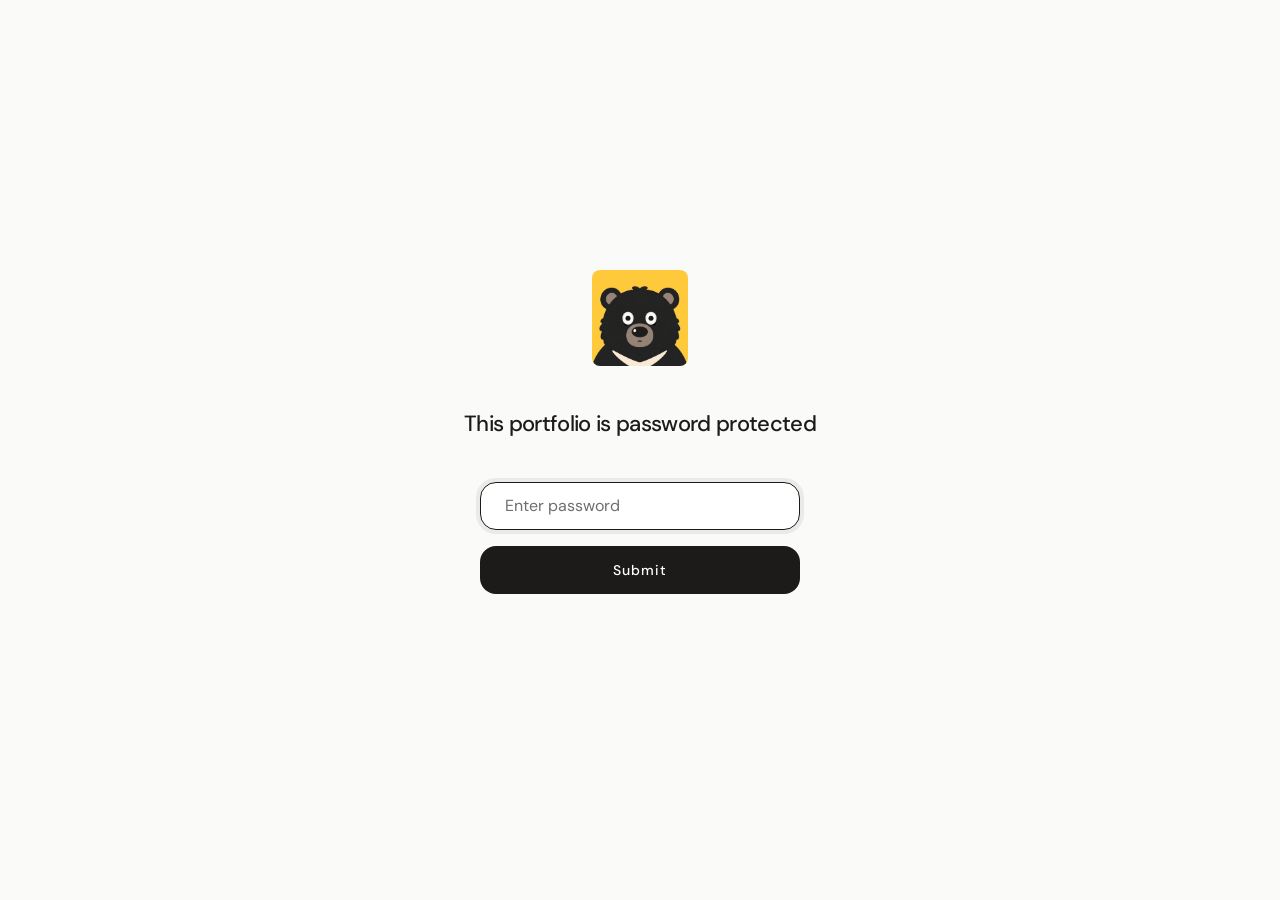
<file: index.html>
<!DOCTYPE html>
<html lang="en">
<head>
  <meta charset="UTF-8" />
  <meta name="viewport" content="width=device-width, initial-scale=1.0" />
  <title>Katherine Swei, Portfolio</title>
  <meta name="robots" content="noindex, nofollow" />
  <link rel="preconnect" href="https://fonts.googleapis.com" />
  <link rel="preconnect" href="https://fonts.gstatic.com" crossorigin />
  <link rel="stylesheet" href="./css/tokens.css" />
  <link rel="stylesheet" href="./css/base.css" />
  <link rel="stylesheet" href="./css/gate.css" />
  <style>
    /* ── Taiwan black bear mark (eyes follow the cursor) ── */
    .gate__bear {
      position: relative;
      width: 96px;
      height: 96px;
      margin: 0 auto var(--sp-5);
      border-radius: 8px;
      overflow: hidden;
      background: #FFC93C;
      animation: bearBob 3.4s ease-in-out infinite;
      will-change: transform;
    }
    .gate__bear-img { width: 100%; height: 100%; object-fit: cover; display: block; }

    .gate__eye {
      position: absolute;
      top: 50.5%;
      width: 11px;
      height: 12.5px;
      border-radius: 50%;
      background: #FBFAF6;
      transform: translate(-50%, -50%);
      display: grid;
      place-items: center;
      box-shadow: inset 0 0 0 1px rgba(28, 27, 25, 0.08);
      transition: opacity 0.2s ease;
    }
    .gate__eye--l { left: 37%; }
    .gate__eye--r { left: 61%; }

    .gate__pupil {
      width: 5px;
      height: 5px;
      border-radius: 50%;
      background: #1C1B19;
      transform: translate(var(--px, 0px), var(--py, 0px));
      transition: transform 0.13s ease-out;
    }

    /* expression overlays (happy on success, confused on error) */
    .gate__happy,
    .gate__confused {
      position: absolute;
      inset: 0;
      width: 100%;
      height: 100%;
      opacity: 0;
      transition: opacity 0.3s ease;
      pointer-events: none;
    }
    .gate__bear.is-happy .gate__happy { opacity: 1; }
    .gate__bear.is-happy .gate__eye  { opacity: 0; }
    .gate__bear.is-happy { animation: bearPop 0.55s ease; }

    .gate__bear.is-confused .gate__confused { opacity: 1; }
    .gate__bear.is-confused .gate__eye      { opacity: 0; }
    .gate__bear.is-confused { animation: bearWobble 0.85s ease-in-out infinite; }
    @keyframes bearWobble {
      0%, 100% { transform: rotate(-3deg); }
      50%      { transform: rotate(3deg); }
    }

    @keyframes bearBob {
      0%, 100% { transform: translateY(0); }
      50%      { transform: translateY(-4px); }
    }
    @keyframes bearPop {
      0%   { transform: scale(1); }
      40%  { transform: scale(1.12); }
      100% { transform: scale(1); }
    }

    @media (prefers-reduced-motion: reduce) {
      .gate__bear { animation: none; }
      .gate__pupil { transition: none; }
      .gate__bear.is-happy,
      .gate__bear.is-confused { animation: none; }
    }
  </style>
</head>
<body>
  <main class="gate">
    <div class="gate__bear" id="gate-bear" aria-hidden="true">
      <img class="gate__bear-img" src="./assets/images/tw-bear-yellow.png" alt="" />
      <span class="gate__eye gate__eye--l"><span class="gate__pupil"></span></span>
      <span class="gate__eye gate__eye--r"><span class="gate__pupil"></span></span>
      <svg class="gate__happy" viewBox="0 0 96 96" xmlns="http://www.w3.org/2000/svg">
        <ellipse cx="29" cy="58" rx="5" ry="3.2" fill="rgba(234,110,135,0.55)" />
        <ellipse cx="66" cy="58" rx="5" ry="3.2" fill="rgba(234,110,135,0.55)" />
        <g fill="none" stroke="#FBFAF6" stroke-width="2.6" stroke-linecap="round">
          <path d="M31 50 Q35.5 44.5 40 50" />
          <path d="M54 50 Q58.5 44.5 63 50" />
        </g>
        <path d="M41.5 64 Q47.5 71 53.5 64" fill="none" stroke="#2A2320" stroke-width="2.4" stroke-linecap="round" />
      </svg>
      <svg class="gate__confused" viewBox="0 0 96 96" xmlns="http://www.w3.org/2000/svg">
        <text x="71" y="20" font-family="'DM Sans', sans-serif" font-size="17" font-weight="700" fill="#2A2320" text-anchor="middle">?</text>
        <g stroke="#1C1B19" stroke-width="2.3" stroke-linecap="round" fill="none">
          <path d="M30 46 L40 43.5" />
          <path d="M54 42 L64 45.5" />
        </g>
        <circle cx="35.5" cy="51.5" r="3" fill="#FBFAF6" />
        <circle cx="58.5" cy="51.5" r="3" fill="#FBFAF6" />
        <circle cx="36.6" cy="52" r="1.5" fill="#1C1B19" />
        <circle cx="59.6" cy="52" r="1.5" fill="#1C1B19" />
        <ellipse cx="47.5" cy="67" rx="2.3" ry="2.9" fill="#2A2320" />
      </svg>
    </div>
    <h1 class="gate__title">This portfolio is password protected</h1>

    <form class="gate__form" id="gate-form" novalidate>
      <div class="gate__input-wrap">
        <label for="gate-password" class="visually-hidden">Password</label>
        <input
          class="gate__input"
          id="gate-password"
          type="password"
          placeholder="Enter password"
          autocomplete="current-password"
          autofocus
        />
      </div>
      <button class="gate__submit" id="gate-submit" type="submit">Submit</button>
      <p class="gate__error" id="gate-error" role="alert" aria-live="polite"></p>
    </form>
  </main>

  <script src="./js/gate.js"></script>
  <script>
    (function () {
      const bear = document.getElementById('gate-bear');
      const field = document.getElementById('gate-password');
      if (!bear) return;
      const pupils = bear.querySelectorAll('.gate__pupil');
      const reduced = window.matchMedia('(prefers-reduced-motion: reduce)').matches;

      const MAX_X = 3;     // horizontal pupil travel
      const MAX_Y = 3;     // vertical pupil travel
      const PEEK_Y = 4.5;  // how far down pupils drop when peeking

      let targetX = 0, targetY = 0;   // where pupils want to be
      let curX = 0, curY = 0;          // eased current position
      let focused = false, hovered = false;
      const peeking = () => focused || hovered;

      function apply(x, y) {
        pupils.forEach((p) => {
          p.style.setProperty('--px', x.toFixed(2) + 'px');
          p.style.setProperty('--py', y.toFixed(2) + 'px');
        });
      }

      // follow the cursor (relative to the bear's centre)
      window.addEventListener('mousemove', (e) => {
        if (peeking()) return;
        const r = bear.getBoundingClientRect();
        const cx = r.left + r.width / 2;
        const cy = r.top + r.height / 2;
        const dx = e.clientX - cx;
        const dy = e.clientY - cy;
        const dist = Math.hypot(dx, dy) || 1;
        targetX = (dx / dist) * MAX_X;
        targetY = (dy / dist) * MAX_Y;
      }, { passive: true });

      // peek down while interacting with the password field
      function refresh() {
        if (peeking()) { targetX = 0; targetY = PEEK_Y; }
      }
      if (field) {
        field.addEventListener('focus', () => { focused = true; refresh(); });
        field.addEventListener('blur',  () => { focused = false; });
        field.addEventListener('input', () => { focused = true; refresh(); });
        field.addEventListener('pointerenter', () => { hovered = true; refresh(); });
        field.addEventListener('pointerleave', () => { hovered = false; });
      }

      if (reduced) {
        // no easing loop, snap pupils to target on relevant events
        const snap = () => apply(targetX, targetY);
        window.addEventListener('mousemove', () => { if (!peeking()) snap(); }, { passive: true });
        ['focus', 'blur', 'input', 'pointerenter', 'pointerleave'].forEach((ev) =>
          field && field.addEventListener(ev, () => { refresh(); snap(); }));
        snap();
        return;
      }

      // smooth easing loop
      (function tick() {
        curX += (targetX - curX) * 0.15;
        curY += (targetY - curY) * 0.15;
        apply(curX, curY);
        requestAnimationFrame(tick);
      })();
    })();
  </script>
</body>
</html>
</file>
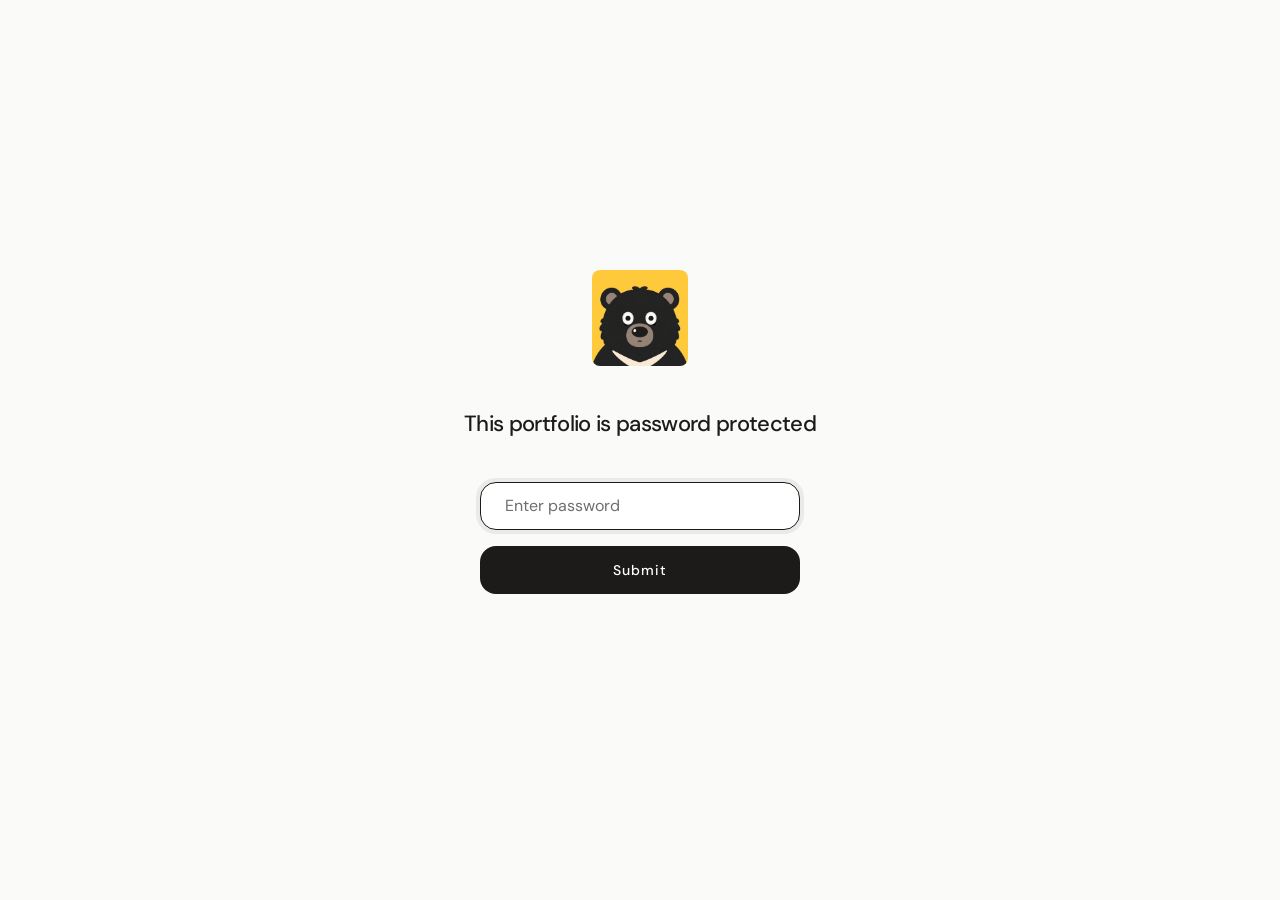
<file: about.html>
<!DOCTYPE html>
<html lang="en">
<head>
  <meta charset="UTF-8" />
  <meta name="viewport" content="width=device-width, initial-scale=1.0" />
  <title>About, Katherine Swei</title>
  <meta name="robots" content="noindex, nofollow" />
  <link rel="preconnect" href="https://fonts.googleapis.com" />
  <link rel="preconnect" href="https://fonts.gstatic.com" crossorigin />
  <link rel="stylesheet" href="./css/tokens.css" />
  <link rel="stylesheet" href="./css/base.css" />
  <link rel="stylesheet" href="./css/portfolio.css" />
  <style>
    /* ── About: fixed dark mode (same design system, inverted surfaces) ── */
    :root {
      --color-bg: #17150F;            /* warm near-black page */
      --color-surface: #221F18;       /* lifted panels */
      --color-border: #3A362D;
      --color-border-subtle: #2C2820;
      --color-text-primary: #F5F2EC;
      --color-text-secondary: #B9B3A8;
      --color-text-tertiary: #8C877C;
      --color-accent: #C39BEC;        /* lighter purple reads on dark */
      --color-accent-hover: #D3B2F2;
    }
    html { color-scheme: dark; }
    body { background: var(--color-bg); color: var(--color-text-primary); }

    /* nav pill → solid dark (stays dark over the bright stamps) */
    .nav__inner { background: #211E17; border-color: rgba(255, 255, 255, 0.10); backdrop-filter: none; -webkit-backdrop-filter: none; }
    .nav__inner:hover { background: #2A261E; }

    /* tooltip lifts off the dark background */
    .stamp__tooltip { background: #34302A; }
    .stamp__tooltip::after { border-top-color: #34302A; }
    .stamp__tooltip.is-below::after { border-bottom-color: #34302A; }

    .about {
      padding-top: calc(20px + 44px + var(--sp-8));
      padding-bottom: var(--sp-10);
    }

    /* ── Intro ── */
    .intro {
      display: grid;
      grid-template-columns: minmax(0, 1fr) 400px;
      gap: 40px;
      align-items: center;
      padding-bottom: var(--sp-10);
    }
    .intro__title {
      font-size: clamp(var(--text-3xl), 5vw, var(--text-4xl));
      font-weight: var(--weight-semibold);
      line-height: var(--leading-tight);
      letter-spacing: var(--tracking-tight);
      margin-bottom: var(--sp-3);
    }
    .intro__lead {
      font-size: var(--text-lg);
      line-height: var(--leading-relaxed);
      color: var(--color-text-secondary);
      max-width: none;
    }
    .intro__lead + .intro__lead { margin-top: var(--sp-3); }
    .intro__photo {
      width: 100%;
      box-sizing: border-box;
      /* postage-stamp treatment */
      --stamp-r: 7px;      /* perforation radius */
      --stamp-s: 16px;     /* perforation spacing */
      --stamp-edge: 14px;  /* hole strip around the outer edge */
      --stamp-pad: 28px;   /* even white border between photo and holes */
      padding: var(--stamp-pad);
      background: #fff;
      filter: drop-shadow(0 6px 18px rgba(28, 27, 25, 0.15));
      -webkit-mask:
        radial-gradient(var(--stamp-r) at 50% 0,    #0000 98%, #000) 50% 0    / var(--stamp-s) var(--stamp-edge) round no-repeat,
        radial-gradient(var(--stamp-r) at 50% 100%, #0000 98%, #000) 50% 100% / var(--stamp-s) var(--stamp-edge) round no-repeat,
        radial-gradient(var(--stamp-r) at 0 50%,    #0000 98%, #000) 0 50%    / var(--stamp-edge) var(--stamp-s) no-repeat round,
        radial-gradient(var(--stamp-r) at 100% 50%, #0000 98%, #000) 100% 50% / var(--stamp-edge) var(--stamp-s) no-repeat round,
        linear-gradient(#000 0 0) center / calc(100% - 2 * var(--stamp-edge)) calc(100% - 2 * var(--stamp-edge)) no-repeat;
      mask:
        radial-gradient(var(--stamp-r) at 50% 0,    #0000 98%, #000) 50% 0    / var(--stamp-s) var(--stamp-edge) round no-repeat,
        radial-gradient(var(--stamp-r) at 50% 100%, #0000 98%, #000) 50% 100% / var(--stamp-s) var(--stamp-edge) round no-repeat,
        radial-gradient(var(--stamp-r) at 0 50%,    #0000 98%, #000) 0 50%    / var(--stamp-edge) var(--stamp-s) no-repeat round,
        radial-gradient(var(--stamp-r) at 100% 50%, #0000 98%, #000) 100% 50% / var(--stamp-edge) var(--stamp-s) no-repeat round,
        linear-gradient(#000 0 0) center / calc(100% - 2 * var(--stamp-edge)) calc(100% - 2 * var(--stamp-edge)) no-repeat;
    }
    .intro__photo img {
      display: block;
      width: 100%;
      aspect-ratio: 3 / 4;
      object-fit: cover;
      object-position: center;
      box-shadow: 0 0 0 1px rgba(28, 27, 25, 0.08);
    }
    .intro__photo span { font-size: var(--text-sm); color: var(--color-text-tertiary); }

    /* ── Section row (label left, content right) ── */
    .sec {
      display: grid;
      grid-template-columns: 220px 1fr;
      gap: var(--sp-8);
      padding: var(--sp-8) 0;
      border-top: 1px solid var(--color-border-subtle);
    }
    .sec__label {
      font-size: var(--text-xl);
      font-weight: var(--weight-semibold);
      letter-spacing: var(--tracking-tight);
      color: var(--color-text-primary);
    }
    .sec__lead {
      font-size: var(--text-lg);
      line-height: var(--leading-relaxed);
      color: var(--color-text-secondary);
      max-width: 60ch;
    }
    .sec__lead + .sec__lead { margin-top: var(--sp-3); }
    .sec__sub {
      font-size: var(--text-base);
      font-weight: var(--weight-semibold);
      color: var(--color-text-primary);
      margin-bottom: var(--sp-2);
    }

    /* ── Skills grid ── */
    .skills {
      display: grid;
      grid-template-columns: 1fr 1fr;
      gap: var(--sp-5) var(--sp-6);
    }
    .skill__title {
      font-size: var(--text-base);
      font-weight: var(--weight-semibold);
      margin-bottom: 6px;
    }
    .skill__desc {
      font-size: var(--text-sm);
      line-height: var(--leading-normal);
      color: var(--color-text-secondary);
    }

    /* ── Experience / Education list ── */
    .entry {
      display: grid;
      grid-template-columns: 110px 1fr;
      gap: var(--sp-3);
      padding: var(--sp-4) 0;
    }
    .entry:first-child { padding-top: 0; }
    .entry + .entry { border-top: 1px solid var(--color-border-subtle); }
    .entry__year { font-size: var(--text-sm); color: var(--color-text-tertiary); }
    .entry__role { font-size: var(--text-base); font-weight: var(--weight-semibold); }
    .entry__org { font-size: var(--text-sm); color: var(--color-accent); font-weight: var(--weight-medium); margin-top: 2px; }
    .entry__desc { font-size: var(--text-sm); color: var(--color-text-secondary); line-height: var(--leading-normal); margin-top: 6px; }

    /* ── Talk / deck cards ── */
    .talks {
      display: grid;
      grid-template-columns: repeat(4, 1fr);
      gap: 8px;
      margin-top: var(--sp-5);
    }
    .talk {
      aspect-ratio: 16 / 9;
      border-radius: var(--radius-md);
      overflow: hidden;
      background: #6E4AA8;
      padding: 0;
    }
    .talk img {
      display: block;
      width: 100%;
      height: 100%;
      object-fit: cover;
    }

    /* ── Fun: scrapbook stamp playground ── */
    .sec--stack {
      grid-template-columns: 1fr;
      gap: var(--sp-5);
      position: relative;
      isolation: isolate;
      min-height: 1600px;
      padding-bottom: var(--sp-10);
      border-top: none;   /* let stamps sit over the divider */
    }
    .fun__block {
      position: relative;
      z-index: 1;
      max-width: 52ch;
      pointer-events: none;
    }
    .fun__block .sec__lead { pointer-events: auto; }
    .fun__block + .fun__block { margin-top: clamp(96px, 12vw, 160px); }
    .fun__stamps {
      position: absolute;
      inset: 0;
      pointer-events: none;
      z-index: 2;
    }
    .stamp-item {
      position: absolute;
      left: 0;
      top: 0;
      width: 160px;
      --rot: 0deg;
      pointer-events: auto;
      touch-action: none;
      user-select: none;
      -webkit-user-select: none;
      z-index: 2;
      transform: translate3d(var(--tx, 0px), var(--ty, 0px), 0) rotate(var(--rot));
    }
    .stamp-item.is-dragging {
      z-index: 20;
    }
    .stamp {
      display: block;
      width: 100%;
      box-sizing: border-box;
      --stamp-r: 5px;
      --stamp-s: 12px;
      --stamp-edge: 10px;
      --stamp-pad: 10px;
      padding: var(--stamp-pad);
      margin: 0;
      border: 0;
      appearance: none;
      -webkit-appearance: none;
      font: inherit;
      color: inherit;
      text-align: left;
      background: #fff;
      cursor: grab;
      filter: drop-shadow(0 6px 14px rgba(28, 27, 25, 0.16));
      -webkit-mask:
        radial-gradient(var(--stamp-r) at 50% 0,    #0000 98%, #000) 50% 0    / var(--stamp-s) var(--stamp-edge) round no-repeat,
        radial-gradient(var(--stamp-r) at 50% 100%, #0000 98%, #000) 50% 100% / var(--stamp-s) var(--stamp-edge) round no-repeat,
        radial-gradient(var(--stamp-r) at 0 50%,    #0000 98%, #000) 0 50%    / var(--stamp-edge) var(--stamp-s) no-repeat round,
        radial-gradient(var(--stamp-r) at 100% 50%, #0000 98%, #000) 100% 50% / var(--stamp-edge) var(--stamp-s) no-repeat round,
        linear-gradient(#000 0 0) center / calc(100% - 2 * var(--stamp-edge)) calc(100% - 2 * var(--stamp-edge)) no-repeat;
      mask:
        radial-gradient(var(--stamp-r) at 50% 0,    #0000 98%, #000) 50% 0    / var(--stamp-s) var(--stamp-edge) round no-repeat,
        radial-gradient(var(--stamp-r) at 50% 100%, #0000 98%, #000) 50% 100% / var(--stamp-s) var(--stamp-edge) round no-repeat,
        radial-gradient(var(--stamp-r) at 0 50%,    #0000 98%, #000) 0 50%    / var(--stamp-edge) var(--stamp-s) no-repeat round,
        radial-gradient(var(--stamp-r) at 100% 50%, #0000 98%, #000) 100% 50% / var(--stamp-edge) var(--stamp-s) no-repeat round,
        linear-gradient(#000 0 0) center / calc(100% - 2 * var(--stamp-edge)) calc(100% - 2 * var(--stamp-edge)) no-repeat;
    }
    .stamp:focus-visible {
      outline: 2px solid var(--color-accent);
      outline-offset: 3px;
    }
    .stamp-item.is-dragging .stamp {
      cursor: grabbing;
      filter: drop-shadow(0 12px 24px rgba(28, 27, 25, 0.28));
    }
    .stamp-item.is-dragging .stamp__tooltip,
    .stamp-item.is-dragging:hover .stamp__tooltip,
    .stamp-item.is-dragging .stamp:focus-visible + .stamp__tooltip {
      opacity: 0;
      visibility: hidden;
    }
    .stamp img,
    .stamp__face {
      display: block;
      width: 100%;
      aspect-ratio: 3 / 4;
      object-fit: cover;
      pointer-events: none;
    }
    .stamp__face {
      display: grid;
      place-items: center;
      background:
        linear-gradient(160deg, rgba(255,255,255,0.35), transparent 55%),
        var(--stamp-fill, #D8D2C8);
      color: var(--color-text-secondary);
      font-size: var(--text-xs);
      font-weight: var(--weight-semibold);
      letter-spacing: 0.04em;
      text-align: center;
      padding: 8px;
      line-height: 1.3;
    }
    .stamp__face--coffee { --stamp-fill: #E8D9C8; }
    .stamp__face--travel { --stamp-fill: #D5DEE8; }
    .stamp__tooltip {
      position: absolute;
      left: 50%;
      bottom: calc(100% + 10px);
      transform: translateX(-50%);
      width: max-content;
      max-width: min(260px, 70vw);
      padding: 6px 10px;
      border-radius: 8px;
      background: rgba(28, 27, 25, 0.92);
      color: #fff;
      box-shadow: 0 8px 20px rgba(28, 27, 25, 0.2);
      font-size: var(--text-xs);
      font-weight: var(--weight-medium);
      line-height: 1.3;
      white-space: nowrap;
      overflow: hidden;
      text-overflow: ellipsis;
      opacity: 0;
      visibility: hidden;
      pointer-events: none;
      z-index: 30;
      transition: opacity 0.15s ease, visibility 0.15s ease;
    }
    .stamp__tooltip::after {
      content: "";
      position: absolute;
      top: 100%;
      left: 50%;
      transform: translateX(-50%);
      border: 6px solid transparent;
      border-top-color: rgba(28, 27, 25, 0.92);
    }
    .stamp-item.is-tip-open {
      z-index: 25;
    }
    .stamp-item:hover .stamp__tooltip,
    .stamp-item:focus-within .stamp__tooltip,
    .stamp-item.is-tip-open .stamp__tooltip {
      opacity: 1;
      visibility: visible;
    }
    .stamp__tooltip.is-below {
      bottom: auto;
      top: calc(100% + 10px);
    }
    .stamp__tooltip.is-below::after {
      top: auto;
      bottom: 100%;
      border-top-color: transparent;
      border-bottom-color: rgba(28, 27, 25, 0.92);
    }
    @media (prefers-reduced-motion: reduce) {
      .stamp__tooltip { transition: none; }
    }
    /* hide tooltips for the cocktails group for now */
    .stamp-item[data-group="cocktails"] .stamp__tooltip { display: none !important; }

    /* ── Connect ── */
    .connect {
      text-align: center;
      padding: var(--sp-12) 0 var(--sp-6);
      border-top: 1px solid var(--color-border-subtle);
    }
    .connect__title {
      font-size: clamp(var(--text-2xl), 4vw, var(--text-3xl));
      font-weight: var(--weight-semibold);
      letter-spacing: var(--tracking-tight);
      margin-bottom: var(--sp-4);
    }
    .connect__links { display: flex; gap: var(--sp-3); justify-content: center; flex-wrap: wrap; }
    .connect__btn {
      display: inline-flex;
      align-items: center;
      padding: 10px 22px;
      border-radius: 100px;
      font-size: var(--text-sm);
      font-weight: var(--weight-medium);
      text-decoration: none;
      transition: background var(--duration) var(--ease), color var(--duration) var(--ease);
    }
    .connect__btn--primary { background: #8A40C3; color: #fff; }
    .connect__btn--primary:hover { background: #9A55CF; }
    .connect__btn--ghost { border: 1px solid var(--color-border); color: var(--color-text-primary); }
    .connect__btn--ghost:hover { background: var(--color-surface); }

    @media (max-width: 1000px) {
      .talks { grid-template-columns: 1fr 1fr; gap: var(--sp-4); }
    }

    /* ── Responsive ── */
    @media (max-width: 768px) {
      .intro { grid-template-columns: 1fr; gap: var(--sp-6); }
      .intro__photo { max-width: 280px; order: -1; }
      .sec { grid-template-columns: 1fr; gap: var(--sp-4); }
      .skills { grid-template-columns: 1fr; }
      .talks { grid-template-columns: 1fr; }
      .sec--stack {
        min-height: 1500px;
        padding-right: 112px;
      }
      .stamp-item { width: 128px; }
      .fun__block {
        max-width: 100%;
        margin-top: var(--sp-8);
      }
      .fun__block + .fun__block { margin-top: clamp(80px, 18vw, 120px); }
    }
  </style>
</head>
<body>

  <a class="skip-link" href="#main">Skip to content</a>

  <header class="nav" role="banner">
    <a href="./work.html" class="nav__mark" aria-label="Katherine Swei, Home">
      <img src="./assets/images/nav-mark-aboutme.png" alt="" />
    </a>
    <div class="nav__inner">
      <nav aria-label="Primary navigation">
        <ul class="nav__links">
          <li><a href="./work.html" class="nav__link" data-label="Work"><span class="nav__link-text">Work</span></a></li>
          <li><a href="./about.html" class="nav__link active" data-label="About me"><span class="nav__link-text">About me</span></a></li>
        </ul>
      </nav>
    </div>
  </header>

  <main id="main">
    <section class="about">
      <div class="container">

        <!-- ── Intro ── -->
        <div class="intro">
          <div>
            <h1 class="intro__title">Hey, I'm Katherine.</h1>
            <p class="intro__lead">
              I'm a Product Designer who enjoys making complex things feel simple. I like digging into messy
              problems, finding the structure underneath them, and turning that thinking into experiences
              that people can actually use.
            </p>
            <p class="intro__lead">
              My background in Cognitive Science and Human-Centered Design &amp; Engineering shapes how I
              approach design. I'm curious about how people think and behave, but also about how the
              systems around them work and how those systems can be designed better.
            </p>
            <p class="intro__lead">
              For the past 4+ years, I've designed across B2C products, internal tools, and complex systems
              at Wayfair. Today, I'm designing Discovery & Conversational Search AI experiences, exploring new ways
              to help people discover what they need and navigate an increasingly AI-powered shopping experience.
            </p>
          </div>
          <div class="intro__photo">
            <img src="./assets/images/about-photo.jpg" alt="Katherine Swei" />
          </div>
        </div>

        <!-- ── Super powers ── -->
        <div class="sec">
          <p class="sec__label">My superpowers</p>
          <div class="skills">
            <div class="skill">
              <h3 class="skill__title">Finding clarity</h3>
              <p class="skill__desc">I'm drawn to messy problems with lots of moving pieces. I break them down, find the patterns underneath, and turn complexity into something people can understand and use.</p>
            </div>
            <div class="skill">
              <h3 class="skill__title">Thinking in systems</h3>
              <p class="skill__desc">I look beyond the interface to understand how everything connects. Workflows, dependencies, edge cases, constraints, and how a product needs to evolve all shape the experience I design.</p>
            </div>
            <div class="skill">
              <h3 class="skill__title">Prototyping to think</h3>
              <p class="skill__desc">I don't prototype just to validate a final idea. I prototype to figure out what the idea should be. It helps me explore possibilities, uncover problems, align teams, and make abstract concepts tangible.</p>
            </div>
            <div class="skill">
              <h3 class="skill__title">Building with AI</h3>
              <p class="skill__desc">I use AI as a hands-on part of my design process, from exploring ideas and generating prototypes to writing and shipping code. It helps me move quickly from "what if?" to "let's try it."</p>
            </div>
          </div>
        </div>

        <!-- ── When I'm not designing ── -->
        <div class="sec sec--stack" id="stamp-playground">
          <h2 class="sec__label">When I'm not designing</h2>

          <div class="fun__block" data-stamp-group="coffee">
            <p class="sec__lead">
              I'm a huge coffee person and love discovering cute local spots whenever I'm in a new
              city, it's my way of exploring and getting inspired at the same time.
            </p>
          </div>
          <div class="fun__block" data-stamp-group="cocktails">
            <p class="sec__lead">
              At night, I moonlight as an amateur cocktail bartender, hosting cocktail nights with
              friends and turning creativity into something tasty and a little bit magical.
            </p>
          </div>
          <div class="fun__block" data-stamp-group="travel">
            <p class="sec__lead">
              I'm also a big traveler. Experiencing different cultures and meeting people from all
              kinds of backgrounds keeps me curious, and that curiosity always finds its way back
              into my work.
            </p>
          </div>

          <div class="fun__stamps" aria-label="Draggable photo stamps">
            <!-- Coffee -->
            <div class="stamp-item" data-group="coffee" data-x="68" data-y="5" data-rot="-8"
              data-place="Bongen" data-name="Tokyo" data-note="">
              <button class="stamp" type="button"><img src="./assets/images/stamps/bongen.jpg" alt="" /></button>
            </div>
            <div class="stamp-item" data-group="coffee" data-x="84" data-y="8" data-rot="6"
              data-place="Prolog" data-name="Copenhagen" data-note="">
              <button class="stamp" type="button"><img src="./assets/images/stamps/prolog.jpg" alt="" /></button>
            </div>
            <div class="stamp-item" data-group="coffee" data-x="90" data-y="4" data-rot="-3"
              data-place="DAK" data-name="Amsterdam" data-note="">
              <button class="stamp" type="button"><img src="./assets/images/stamps/dak.jpg" alt="" /></button>
            </div>
            <div class="stamp-item" data-group="coffee" data-x="74" data-y="18" data-rot="9"
              data-place="Coffee Movement" data-name="San Francisco" data-note="">
              <button class="stamp" type="button"><img src="./assets/images/stamps/coffee-movement.jpg" alt="" /></button>
            </div>
            <div class="stamp-item" data-group="coffee" data-x="88" data-y="16" data-rot="-11"
              data-place="April" data-name="Copenhagen" data-note="">
              <button class="stamp" type="button"><img src="./assets/images/stamps/april.jpg" alt="" /></button>
            </div>
            <div class="stamp-item" data-group="coffee" data-x="79" data-y="11" data-rot="3"
              data-place="Café Éclair" data-name="Montreal" data-note="">
              <button class="stamp" type="button"><img src="./assets/images/stamps/cafe-eclair.jpg" alt="" /></button>
            </div>

            <!-- Cocktails -->
            <div class="stamp-item" data-group="cocktails" data-x="67" data-y="44" data-rot="8"
              data-place="Home bar" data-name="Cocktail" data-note="">
              <button class="stamp" type="button"><img src="./assets/images/stamps/cocktail1.png" alt="" /></button>
            </div>
            <div class="stamp-item" data-group="cocktails" data-x="82" data-y="42" data-rot="-8"
              data-place="Home bar" data-name="Cocktail" data-note="">
              <button class="stamp" type="button"><img src="./assets/images/stamps/cocktail2.png" alt="" /></button>
            </div>
            <div class="stamp-item" data-group="cocktails" data-x="90" data-y="46" data-rot="5"
              data-place="Home bar" data-name="Cocktail" data-note="">
              <button class="stamp" type="button"><img src="./assets/images/stamps/cocktail3.png" alt="" /></button>
            </div>
            <div class="stamp-item" data-group="cocktails" data-x="71" data-y="58" data-rot="-6"
              data-place="Home bar" data-name="Cocktail" data-note="">
              <button class="stamp" type="button"><img src="./assets/images/stamps/cocktail4.png" alt="" /></button>
            </div>
            <div class="stamp-item" data-group="cocktails" data-x="86" data-y="56" data-rot="10"
              data-place="Home bar" data-name="Cocktail" data-note="">
              <button class="stamp" type="button"><img src="./assets/images/stamps/cocktail5.png" alt="" /></button>
            </div>
            <div class="stamp-item" data-group="cocktails" data-x="77" data-y="50" data-rot="-5"
              data-place="Home bar" data-name="Cocktail" data-note="">
              <button class="stamp" type="button"><img src="./assets/images/stamps/cocktail6.png" alt="" /></button>
            </div>

            <!-- Travel -->
            <div class="stamp-item" data-group="travel" data-x="66" data-y="72" data-rot="-6"
              data-place="Iceland" data-name="" data-note="">
              <button class="stamp" type="button"><img src="./assets/images/stamps/iceland.jpg" alt="" /></button>
            </div>
            <div class="stamp-item" data-group="travel" data-x="78" data-y="72" data-rot="6"
              data-place="Roma" data-name="" data-note="">
              <button class="stamp" type="button"><img src="./assets/images/stamps/roma.jpg" alt="" /></button>
            </div>
            <div class="stamp-item" data-group="travel" data-x="90" data-y="73" data-rot="-4"
              data-place="Pisa" data-name="" data-note="">
              <button class="stamp" type="button"><img src="./assets/images/stamps/pisa.jpg" alt="" /></button>
            </div>
            <div class="stamp-item" data-group="travel" data-x="67" data-y="88" data-rot="9"
              data-place="Grand Canyon" data-name="" data-note="">
              <button class="stamp" type="button"><img src="./assets/images/stamps/grand-canyon.jpg" alt="" /></button>
            </div>
            <div class="stamp-item" data-group="travel" data-x="89" data-y="80" data-rot="-8"
              data-place="Yellowstone" data-name="" data-note="">
              <button class="stamp" type="button"><img src="./assets/images/stamps/yellowstone.jpg" alt="" /></button>
            </div>
            <div class="stamp-item" data-group="travel" data-x="63" data-y="80" data-rot="4"
              data-place="Osaka" data-name="" data-note="">
              <button class="stamp" type="button"><img src="./assets/images/stamps/osaka.jpg" alt="" /></button>
            </div>
            <div class="stamp-item" data-group="travel" data-x="77" data-y="80" data-rot="6"
              data-place="Seville" data-name="" data-note="">
              <button class="stamp" type="button"><img src="./assets/images/stamps/seville.jpeg" alt="" /></button>
            </div>
            <div class="stamp-item" data-group="travel" data-x="91" data-y="88" data-rot="-7"
              data-place="Porto" data-name="" data-note="">
              <button class="stamp" type="button"><img src="./assets/images/stamps/Porto.jpg" alt="" /></button>
            </div>
            <div class="stamp-item" data-group="travel" data-x="79" data-y="88" data-rot="8"
              data-place="Granada" data-name="" data-note="">
              <button class="stamp" type="button"><img src="./assets/images/stamps/granada.jpeg" alt="" /></button>
            </div>
          </div>
        </div>

        <!-- ── Connect ── -->
        <div class="connect">
          <h2 class="connect__title">Curious about my journey? Let's connect!</h2>
          <div class="connect__links">
            <a class="connect__btn connect__btn--ghost" href="mailto:katherine.swei123@gmail.com">Email me</a>
            <a class="connect__btn connect__btn--ghost" href="https://www.linkedin.com/in/kswei" target="_blank" rel="noopener">LinkedIn</a>
          </div>
        </div>

      </div>
    </section>
  </main>

  <footer class="footer">
    <div class="container footer__inner">
      <p class="footer__copy">© 2026 Katherine Swei · Designed by me 🎨 Built with Claude Code + Cursor 💻</p>
      <ul class="footer__links">
        <li><a class="footer__link" href="mailto:katherine.swei123@gmail.com">Email</a></li>
        <li><a class="footer__link" href="https://www.linkedin.com/in/kswei" target="_blank" rel="noopener">LinkedIn</a></li>
      </ul>
    </div>
  </footer>

  <script src="./js/portfolio.js"></script>
  <script src="./js/stamps.js"></script>
</body>
</html>
</file>
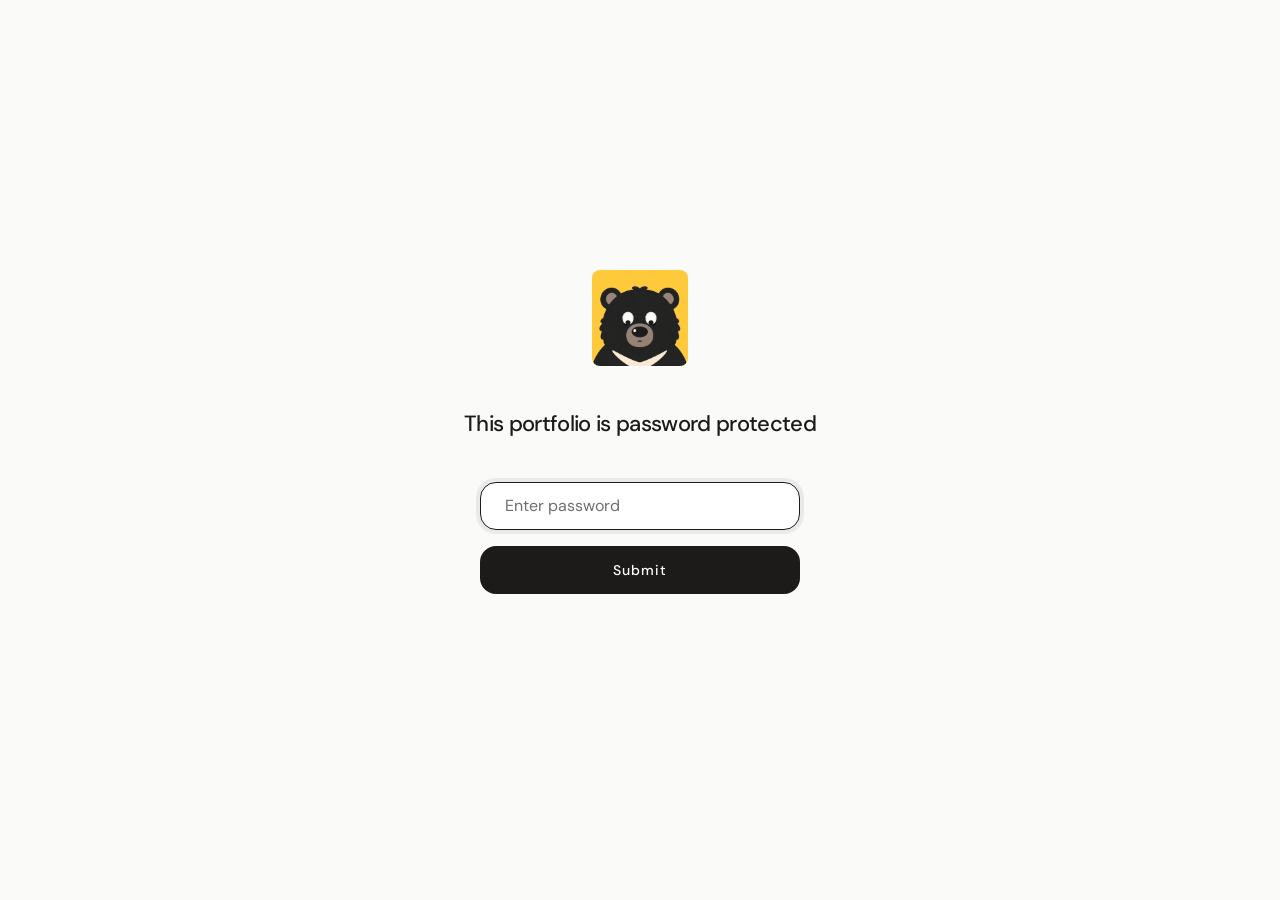
<file: case-ai-agent.html>
<!DOCTYPE html>
<html lang="en">
<head>
  <meta charset="UTF-8" />
  <meta name="viewport" content="width=device-width, initial-scale=1.0" />
  <title>Wayfair's Internal AI Agent, Katherine Swei</title>
  <meta name="robots" content="noindex, nofollow" />
  <link rel="preconnect" href="https://fonts.googleapis.com" />
  <link rel="preconnect" href="https://fonts.gstatic.com" crossorigin />
  <link rel="stylesheet" href="./css/tokens.css" />
  <link rel="stylesheet" href="./css/base.css" />
  <link rel="stylesheet" href="./css/portfolio.css" />
  <link rel="stylesheet" href="./css/case-study.css" />
  <style>
    /* this project: recolor the accent to the blue-purple Blocky cover
       (eyebrows, principle numbers, quote bar, etc.) */
    :root { --color-accent: #5E5DB3; --color-accent-hover: #4E4D9C; }

    /* cover, same framing as the other covers */
    .cs-hero__cover--agent {
      position: relative;
      background: #5E5DB3;
      display: block;
      border: none;
    }
    .cs-hero__cover--agent .cs-hero__cover__media {
      position: absolute;
      top: var(--sp-4);
      left: var(--sp-4);
      bottom: 0;
      width: calc(100% - var(--sp-4) * 2);
      overflow: hidden;
    }
    .cs-hero__cover--agent img {
      position: static;
      width: 100%;
      height: 100%;
      object-fit: contain;
      object-position: top center;
      display: block;
      border-radius: 0;
    }
    /* heading flows inline as one line, all in primary color */
    .cs-h span { display: inline; color: var(--color-text-primary); font-weight: var(--weight-semibold); }
    .cs-h span::before { content: " "; }

    .cs-meta {
      display: flex;
      flex-wrap: nowrap;
      align-items: flex-start;
      column-gap: var(--sp-8);
      row-gap: var(--sp-4);
    }
    .cs-meta__item { flex: 0 0 auto; }
    .cs-meta__item:last-child { flex: 1 1 auto; min-width: 0; }
    @media (max-width: 700px) { .cs-meta { flex-wrap: wrap; } .cs-meta__item:last-child { flex-basis: 100%; } }
    /* at-a-glance summary grid */
    .cs-summary {
      display: grid;
      grid-template-columns: 1fr 1fr;
      gap: clamp(24px, 4vw, 48px) clamp(32px, 5vw, 72px);
    }
    .cs-summary__label {
      font-size: var(--text-lg);
      font-weight: var(--weight-semibold);
      letter-spacing: 0.02em;
      color: var(--color-text-primary);
      margin: 0 0 8px;
    }
    .cs-summary p.cs-body { margin: 0; }
    .cs-summary__list {
      margin: 0;
      padding-left: 1.15em;
      list-style: disc;
      color: var(--color-text-secondary);
      font-size: var(--text-lg);
      line-height: var(--leading-normal);
    }
    .cs-summary__list li { margin: 0.25em 0; }

    /* before / after pair */
    .cs-beforeafter {
      display: grid;
      grid-template-columns: 1fr 1fr;
      gap: clamp(16px, 3vw, 32px);
      margin-top: clamp(32px, 5vw, 64px);
    }
    .cs-beforeafter figure { margin: 0; }
    .cs-ba__media {
      background: var(--color-surface);
      border: 1px solid var(--color-border-subtle);
      border-radius: var(--radius-lg);
      aspect-ratio: 16 / 10;
      display: grid;
      place-items: center;
      overflow: hidden;
    }
    .cs-ba__media img { width: 100%; height: 100%; object-fit: contain; padding: clamp(12px, 2vw, 24px); }
    .cs-ba__media span { font-size: var(--text-sm); font-weight: var(--weight-medium); color: var(--color-text-tertiary); }
    .cs-beforeafter figcaption { margin-top: 8px; font-size: var(--text-sm); font-weight: var(--weight-semibold); color: var(--color-text-primary); }
    .cs-beforeafter figcaption span { color: var(--color-text-tertiary); font-weight: var(--weight-regular); }
    @media (max-width: 640px) {
      .cs-summary, .cs-beforeafter { grid-template-columns: 1fr; }
    }

    /* jump-to-solution button */
    .jump-cta { margin-top: 0; text-align: center; }
    .btn-jump { display: inline-flex; align-items: center; gap: 8px; background: var(--color-text-primary); color: #fff; font-size: var(--text-base); font-weight: var(--weight-semibold); padding: 13px 24px; border-radius: 999px; text-decoration: none; transition: transform .2s ease, background .2s ease, box-shadow .2s ease; }
    .btn-jump:hover { transform: translateY(-2px); background: #000; box-shadow: 0 8px 20px rgba(0,0,0,0.18); }
    .btn-jump__arrow { transition: transform .2s ease; }
    .btn-jump:hover .btn-jump__arrow { transform: translateY(3px); }
    @media (prefers-reduced-motion: reduce) { html { scroll-behavior: auto; } .btn-jump, .btn-jump__arrow { transition: none; } }

    /* numbered principles */
    .cs-principles {
      margin: var(--sp-5) 0;
      display: flex;
      flex-direction: column;
    }
    .cs-principle {
      display: grid;
      grid-template-columns: auto 1fr;
      gap: var(--sp-3);
      padding: 16px 0;
      border-top: 1px solid var(--color-border-subtle);
    }
    .cs-principle__num {
      font-size: var(--text-lg);
      font-weight: var(--weight-semibold);
      color: var(--color-accent);
      font-variant-numeric: tabular-nums;
      line-height: 1.3;
    }
    .cs-principle__title { font-size: var(--text-lg); font-weight: var(--weight-semibold); color: var(--color-text-primary); margin: 0 0 4px; }
    .cs-principle__desc { font-size: var(--text-lg); line-height: var(--leading-relaxed); color: var(--color-text-secondary); margin: 0; }

    /* solution stack, one media per row */
    .cs-solution-stack {
      display: flex;
      flex-direction: column;
      gap: var(--sp-8);
    }
    .cs-solution-row {
      margin: 0;
      display: flex;
      flex-direction: column;
      gap: 20px;
    }
    .cs-solution-media {
      border-radius: var(--radius-lg);
      overflow: hidden;
      background: var(--color-surface);
      border: 1px solid var(--color-border-subtle);
      padding: clamp(16px, 3vw, 40px);
    }
    .cs-solution-media--light { background: #fff; }
    .cs-solution-media img,
    .cs-solution-media video {
      display: block;
      width: 100%;
      height: auto;
      border-radius: 8px;
    }
    .cs-solution-media img { cursor: zoom-in; transition: filter .2s; }
    .cs-solution-media:hover img { filter: brightness(0.97); }
    .cs-solution-caption { margin: 0; order: -1; }
    .cs-solution-caption h3 {
      font-size: 24px;
      font-weight: var(--weight-semibold);
      color: var(--color-text-primary);
      margin: 0 0 6px;
    }
    .cs-solution-caption p {
      font-size: var(--text-lg);
      line-height: var(--leading-relaxed);
      color: var(--color-text-secondary);
      margin: 0;
    }
    .cs-solution-caption p + p { margin-top: var(--sp-3); }
    .cs-solution-caption p strong { color: var(--color-text-primary); font-weight: var(--weight-semibold); }
    .cs-bonus-h {
      display: flex;
      align-items: center;
      gap: 12px;
    }
    .cs-blocky-anim {
      position: relative;
      flex: none;
      width: 48px;
      height: 48px;
      transform-origin: 50% 80%;
      animation: cs-blocky-tilt 3s ease-in-out infinite;
    }
    @keyframes cs-blocky-tilt {
      0%, 100% { transform: rotate(-5deg); }
      50%      { transform: rotate(5deg); }
    }
    .cs-blocky-anim img {
      position: absolute;
      inset: 0;
      width: 100%;
      height: 100%;
      object-fit: contain;
      cursor: auto;
    }
    .cs-blocky-anim__base {
      animation: cs-blocky-base 4s ease-in-out infinite;
    }
    .cs-blocky-anim__smile {
      opacity: 0;
      animation: cs-blocky-smile 4s ease-in-out infinite;
    }
    @keyframes cs-blocky-base {
      0%, 40%   { opacity: 1; }
      50%, 90%  { opacity: 0; }
      100%      { opacity: 1; }
    }
    @keyframes cs-blocky-smile {
      0%, 40%   { opacity: 0; }
      50%, 90%  { opacity: 1; }
      100%      { opacity: 0; }
    }
    @media (prefers-reduced-motion: reduce) {
      .cs-blocky-anim { animation: none; }
      .cs-blocky-anim__base { animation: none; opacity: 1; }
      .cs-blocky-anim__smile { animation: none; opacity: 0; }
    }

    /* pull quote */
    .cs-quote {
      font-size: clamp(var(--text-xl), 2.4vw, var(--text-2xl));
      font-weight: var(--weight-medium);
      line-height: var(--leading-snug);
      color: var(--color-text-primary);
      border-left: 3px solid var(--color-accent);
      padding-left: var(--sp-4);
      margin: var(--sp-5) 0;
    }
    /* from → to comparison */
    .cs-fromto {
      display: grid;
      grid-template-columns: 1fr auto 1fr;
      align-items: stretch;
      gap: var(--sp-3);
      margin-top: var(--sp-6);
    }
    .cs-fromto__item {
      background: transparent;
      border: 1px solid var(--color-border);
      border-radius: var(--radius-md);
      padding: var(--sp-3) var(--sp-4);
    }
    .cs-fromto__item--to { background: transparent; border: 1.5px solid var(--color-text-primary); }
    .cs-fromto__k { font-size: var(--text-sm); font-weight: var(--weight-semibold); color: var(--color-text-tertiary); margin: 0 0 4px; }
    .cs-fromto__item--to .cs-fromto__k { color: var(--color-accent); }
    .cs-fromto__v { font-size: var(--text-lg); color: var(--color-text-primary); margin: 0; line-height: var(--leading-snug); }
    .cs-fromto__arrow { align-self: center; color: var(--color-text-tertiary); font-size: var(--text-2xl); }
    @media (max-width: 640px) {
      .cs-fromto { grid-template-columns: 1fr; }
      .cs-fromto__arrow { transform: rotate(90deg); justify-self: center; }
    }

    /* old-design image, centered on a grey backdrop */
    .cs-old-blocky {
      margin-top: var(--sp-6);
      background: var(--color-surface);
      border: 1px solid var(--color-border-subtle);
      border-radius: var(--radius-lg);
      padding: clamp(16px, 3vw, 40px);
      display: grid;
      place-items: center;
    }
    .cs-old-blocky img {
      max-width: 80%;
      height: auto;
      display: block;
      border-radius: 8px;
    }
    .cs-old-blocky--wide {
      padding: clamp(6px, 1vw, 12px);
    }
    .cs-old-blocky--wide img {
      max-width: 100%;
      width: 100%;
    }
    @media (max-width: 640px) {
      .cs-old-blocky img { max-width: 100%; }
    }

    /* click any old-design image to expand */
    .cs-old-blocky img { cursor: zoom-in; transition: filter 0.2s ease; }
    .cs-old-blocky:hover img { filter: brightness(0.97); }

    /* lightbox */
    .cs-lightbox {
      position: fixed;
      inset: 0;
      z-index: 1000;
      display: none;
      align-items: center;
      justify-content: center;
      padding: clamp(16px, 4vw, 56px);
      background: rgba(243, 242, 239, 0.98);
      cursor: zoom-out;
    }
    .cs-lightbox.is-open { display: flex; }
    .cs-lightbox img {
      max-width: 100%;
      max-height: 100%;
      object-fit: contain;
      border-radius: 8px;
    }
    .cs-lightbox__close {
      position: fixed;
      top: 20px;
      right: 24px;
      width: 42px;
      height: 42px;
      border-radius: 50%;
      border: 1px solid var(--color-border);
      background: #fff;
      color: var(--color-text-primary);
      font-size: 18px;
      line-height: 1;
      cursor: pointer;
      display: grid;
      place-items: center;
    }
    .cs-lightbox__close:hover { background: var(--color-surface); }
  </style>
</head>
<body>

  <a class="skip-link" href="#main">Skip to content</a>

  <!-- ── NAV (shared) ── -->
  <header class="nav" role="banner">
    <a href="./work.html" class="nav__mark" aria-label="Katherine Swei, Home">
      <img src="./assets/images/nav-mark.png" alt="" />
    </a>
    <div class="nav__inner">
      <nav aria-label="Primary navigation">
        <ul class="nav__links">
          <li><a href="./work.html" class="nav__link active" data-label="Work"><span class="nav__link-text">Work</span></a></li>
          <li><a href="./about.html" class="nav__link" data-label="About me"><span class="nav__link-text">About me</span></a></li>
        </ul>
      </nav>
    </div>
  </header>

  <main id="main" class="cs">

    <!-- ── HERO: title + one-line summary + cover ── -->
    <header class="cs-hero">
      <div class="container">
        <div class="cs-hero__cover cs-hero__cover--agent">
          <div class="cs-hero__cover__media">
            <img src="./assets/images/Blocky.png" alt="Blocky AI Agent interface" />
          </div>
        </div>
      </div>

      <div class="container cs-hero__head">
        <h1 class="cs-hero__title">Blocky, Wayfair's Internal AI Agent</h1>
        <p class="cs-hero__summary">Led the redesign of Blocky's UI and interaction model, helping users discover AI capabilities and complete complex workflows.</p>

        <div class="cs-meta">
          <div class="cs-meta__item"><span class="cs-meta__label">Team</span><span class="cs-meta__value">Content Platform</span></div>
          <div class="cs-meta__item"><span class="cs-meta__label">Timeline</span><span class="cs-meta__value">Q2, 2026</span></div>
          <div class="cs-meta__item"><span class="cs-meta__label">Stakeholders</span><span class="cs-meta__value">1 PM, 3 Engs, 1 EM</span></div>
          <div class="cs-meta__item"><span class="cs-meta__label">Users</span><span class="cs-meta__value">50+ teams across Product, Marketing, Commercial, Design, Engineering, and Data &amp; Analytics</span></div>
        </div>
      </div>
    </header>

    <!-- ── AT A GLANCE ── -->
    <section class="cs-section" style="padding-bottom: 0;">
      <div class="container">
        <div class="cs-summary">
          <div>
            <p class="cs-summary__label">Problem</p>
            <p class="cs-body">Blocky was becoming the primary way users interacted with AI in Block Builder, but its chat-first experience made it difficult to discover capabilities and complete tasks efficiently.</p>
          </div>
          <div>
            <p class="cs-summary__label">My role</p>
            <ul class="cs-summary__list">
              <li>Led the redesign of Blocky's interaction model, from defining the experience to prototyping and MVP exploration</li>
              <li>Built functional prototypes directly in the codebase using Cursor and Claude Code, testing concepts in local development</li>
              <li>Partnered with PM and Engineering to shape the direction within technical constraints</li>
            </ul>
          </div>
          <div>
            <p class="cs-summary__label">Solution</p>
            <p class="cs-body">Shifted Blocky from an open-ended chatbot to a more guided AI agent experience, using structured entry points, examples, and reusable task patterns to show users what they could do.</p>
          </div>
          <div>
            <p class="cs-summary__label">Impact</p>
            <ul class="cs-summary__list">
              <li><strong>~87% faster block creation:</strong> Early testing with ~10 users reduced task completion time from ~1 minute to 8 seconds.</li>
              <li><strong>A clearer product direction:</strong> The prototype gave the team a concrete model for evolving Blocky beyond a chat-first experience and toward a more capable AI agent.</li>
            </ul>
          </div>
        </div>

      </div>
    </section>

    <!-- ══ JUMP TO SOLUTION ══ -->
    <section class="cs-section" style="padding-block: 0; margin: 32px 0 40px;">
      <div class="container">
        <div class="jump-cta">
          <a href="#solution" class="btn-jump">Jump to the Solution<span class="btn-jump__arrow" aria-hidden="true">↓</span></a>
        </div>
      </div>
    </section>

    <!-- ── CONTEXT / OVERVIEW ── -->
    <section class="cs-section">
      <div class="container cs-split">
        <p class="cs-eyebrow">Context</p>
        <h2 class="cs-h">Blocky was built for chat.<span>The product was growing beyond it.</span></h2>
        <div class="cs-split__body">
          <p class="cs-body"><strong>Blocky is Wayfair's internal AI agent inside Block Builder, helping teams create and manage content through natural language instead of navigating the platform step by step.</strong></p>
          <p class="cs-body">As Blocky became a bigger part of the product, the team had a larger ambition: make Blocky the primary entry point for AI-powered workflows across the platform. But the existing experience was still essentially a chatbot.</p>
        </div>
      </div>
    </section>

    <!-- ── PROBLEM ── -->
    <section class="cs-section">
      <div class="container cs-split">
        <p class="cs-eyebrow">Problem</p>
        <h2 class="cs-h">A chatbot wasn't enough<span>for an AI agent</span></h2>
        <div class="cs-split__body">
          <p class="cs-body">Blocky was becoming the primary way for users to interact with AI in Block Builder. But the experience was still built around an open-ended chat: users had to figure out what to ask, how to ask it, and rely on back-and-forth conversation to get things done.</p>
          <p class="cs-body">Survey feedback revealed the real gap:</p>
          <p class="cs-quote">"I don't know what I can ask Blocky."<br>"I don't know what Blocky can do."</p>
          <p class="cs-body">The problem wasn't simply that the UI needed more guidance. The interaction model itself wasn't helping users understand or use an AI agent.</p>
        </div>
      </div>
      <div class="container">
        <div class="cs-old-blocky">
          <img src="./assets/images/old-blocky-design.png" alt="The old chatbot-style Blocky design, annotated with its problems" />
        </div>
      </div>
    </section>

    <!-- ── PROCESS · 01 ── -->
    <section class="cs-section">
      <div class="container cs-split">
        <p class="cs-eyebrow">Design Exploration</p>
        <h2 class="cs-h">Help users discover<span>what Blocky can do</span></h2>
        <div class="cs-split__body">
          <p class="cs-body">Blocky helps Wayfair teams create and manage content blocks, but starting with an open chat box left users unsure of what to ask or how to get the result they wanted.</p>
          <p class="cs-body">I initially explored a step-by-step wizard to guide users through complex tasks. But as I explored the flow, I realized something: a wizard could tell users what information to provide, but it still didn't teach them what Blocky could actually do.</p>
          <p class="cs-quote">"What should I actually ask Blocky?"</p>
          <p class="cs-body">That shifted my approach. Instead of teaching users how to construct a prompt step by step, I explored teaching by example, using predefined prompts and task templates to show users what Blocky could do and give them a starting point they could adapt.</p>
          <div class="cs-fromto">
            <div class="cs-fromto__item">
              <p class="cs-fromto__k">From</p>
              <p class="cs-fromto__v">Guide users step by step</p>
            </div>
            <div class="cs-fromto__arrow" aria-hidden="true">→</div>
            <div class="cs-fromto__item cs-fromto__item--to">
              <p class="cs-fromto__k">To</p>
              <p class="cs-fromto__v">Guide users what they can ask</p>
            </div>
          </div>
        </div>
      </div>
      <div class="container">
        <div class="cs-old-blocky cs-old-blocky--wide">
          <img
            src="./assets/images/Blocky-design-exploration.png"
            alt="Design exploration: guided wizard evolving into ready-made templates for first use"
          />
        </div>
      </div>
    </section>

    <!-- ── PROCESS · 02 ── -->
    <section class="cs-section">
      <div class="container cs-split">
        <p class="cs-eyebrow">Shaping the Direction</p>
        <h2 class="cs-h">Turning exploration<span>into product direction</span></h2>
        <div class="cs-split__body">
          <p class="cs-body">The explorations revealed that Blocky needed to be more than a better chat experience. If Blocky was going to become a primary surface for AI-powered workflows, it needed to help users discover, act, and grow with the product.</p>
          <p class="cs-body">I brought these explorations into conversations with PM and engineering to align on the experience we wanted to build, what was feasible for the MVP, and how the interaction model could support future capabilities. Three principles shaped the direction:</p>
          <div class="cs-principles">
            <div class="cs-principle">
              <span class="cs-principle__num">01</span>
              <div>
                <h3 class="cs-principle__title">Make it easier to start</h3>
                <p class="cs-principle__desc">Give users a concrete starting point instead of asking them to begin with a blank prompt.</p>
              </div>
            </div>
            <div class="cs-principle">
              <span class="cs-principle__num">02</span>
              <div>
                <h3 class="cs-principle__title">Help users move forward</h3>
                <p class="cs-principle__desc">Turn open-ended conversations into clearer, more actionable workflows with less back-and-forth.</p>
              </div>
            </div>
            <div class="cs-principle">
              <span class="cs-principle__num">03</span>
              <div>
                <h3 class="cs-principle__title">Design for what's next</h3>
                <p class="cs-principle__desc">Create a flexible interaction model where new capabilities could be introduced without redesigning the experience each time.</p>
              </div>
            </div>
          </div>
          <p class="cs-body">The goal wasn't to add more structure for the sake of structure. It was to put the right amount of guidance around AI so users could stay in control without needing to know how the system works.</p>
        </div>
      </div>
      <div class="container">
        <div class="cs-old-blocky cs-old-blocky--wide">
          <img
            src="./assets/images/Blocky-shapping-direction.png"
            alt="Interaction model shaping Blocky's product direction from exploration insights"
          />
        </div>
      </div>
    </section>

    <!-- ── SOLUTION ── -->
    <section class="cs-section" id="solution">
      <div class="container">
        <div class="cs-split" style="margin-bottom: var(--sp-6);">
          <p class="cs-eyebrow">The solution</p>
          <h2 class="cs-h">From chatbot<span>to AI workspace</span></h2>
          <p class="cs-body cs-split__body">The redesigned Blocky turns an open-ended chatbot into a guided AI workspace, helping users get started with clear entry points, understand what's happening at every step, and work alongside an AI agent that feels more like a collaborative partner than a chatbot.</p>
        </div>

        <div class="cs-beforeafter" style="margin-bottom: var(--sp-8);">
          <figure>
            <div class="cs-ba__media">
              <img src="./assets/images/blocky-before.png" alt="The old chatbot-style Blocky design" />
            </div>
            <figcaption>Before <span>· Open-ended chat</span></figcaption>
          </figure>
          <figure>
            <div class="cs-ba__media">
              <img src="./assets/images/Blocky.png" alt="The redesigned Blocky AI workspace" />
            </div>
            <figcaption>After <span>· Guided chat experience</span></figcaption>
          </figure>
        </div>

        <div class="cs-solution-stack">
          <figure class="cs-solution-row">
            <div class="cs-solution-media">
              <video src="./assets/videos/blocky-solution.mp4" autoplay muted loop playsinline data-playback-rate="1.25"></video>
            </div>
            <figcaption class="cs-solution-caption">
              <h3>A guided experience for high-frequency tasks</h3>
              <p>I designed the end-to-end flow around one of Blocky's most frequent tasks: creating a new block. Predefined prompts give users a clear starting point, while the guided flow takes them from their first request to a completed result with less guesswork. <strong>I also built the prototype in local development on my own branch, allowing me to bring the interaction closer to production and demonstrate the experience to the team.</strong></p>
            </figcaption>
          </figure>
          <figure class="cs-solution-row">
            <div class="cs-solution-media">
              <img src="./assets/images/blocky-dark-mode.png" alt="Blocky in dark mode">
            </div>
            <figcaption class="cs-solution-caption">
              <h3>Dark mode</h3>
              <p>Block Builder serves engineering-heavy teams, so dark mode was an important part of the experience. I adapted colors, states, and surfaces for dark mode and validated contrast to meet accessibility requirements.</p>
            </figcaption>
          </figure>
          <figure class="cs-solution-row">
            <div class="cs-solution-media">
              <img src="./assets/images/Blocky-task-design.png" alt="Blocky's task-focused UI with structured steps and entry points">
            </div>
            <figcaption class="cs-solution-caption">
              <h3>Making progress and outcomes visible</h3>
              <p>Blocky's tasks move through different states, from thinking to completed or failed. The previous design relied heavily on black text, making these important signals easy to miss within the response. I introduced color, icons, and concise status labels to create stronger visual cues, so users can understand what's happening and scan outcomes without reading every line.</p>
            </figcaption>
          </figure>
          <figure class="cs-solution-row">
            <div class="cs-solution-media cs-solution-media--light">
              <img src="./assets/images/Blocky-icon.png" alt="Blocky's new brand icon">
            </div>
            <figcaption class="cs-solution-caption">
              <h3 class="cs-bonus-h">
                Bonus: Meet a new Blocky, more than just a robot
                <span class="cs-blocky-anim" aria-hidden="true">
                  <img class="cs-blocky-anim__base" src="./assets/images/blocky-default.png" alt="">
                  <img class="cs-blocky-anim__smile" src="./assets/images/blocky-smiling.png" alt="">
                </span>
              </h3>
              <p>As Blocky became a bigger part of the workspace, I wanted it to feel more approachable and fun, not just another AI chatbot. Inspired by the playful simplicity of Tamagotchi, I created a library of expressions and accessories that give Blocky its own personality while keeping the core design simple.</p>
              <p>I also used AI throughout the process, from exploring visual directions with ChatGPT to turning selected concepts into editable SVGs with Figma Make. Boston-inspired and seasonal themes give the system room to evolve and bring a little more joy to the experience :)</p>
            </figcaption>
          </figure>
        </div>
      </div>
    </section>

    <!-- ── WHAT'S NEXT (post-MVP) ── -->
    <section class="cs-section">
      <div class="container">
        <div class="cs-split" style="margin-bottom: var(--sp-8);">
          <p class="cs-eyebrow">Next iteration</p>
          <h2 class="cs-h">Helping users<span>pick up where they left off</span></h2>
          <p class="cs-body cs-split__body">The MVP created a foundation for Blocky to grow beyond one-off interactions. The next step was chat history, one of the most requested features from users, so they could return to previous conversations, review past work, and pick up where they left off.</p>
        </div>
        <div class="cs-solution-stack">
          <figure class="cs-solution-row">
            <div class="cs-solution-media">
              <img src="./assets/images/Blocky-history.png" alt="Blocky chat history panel where users can resume past conversations">
            </div>
          </figure>
        </div>
      </div>
    </section>

    <!-- ── REFLECTION ── -->
    <section class="cs-section">
      <div class="container cs-split">
        <h2 class="cs-h">Reflection</h2>
        <div class="cs-split__body cs-reflect">
          <div class="cs-reflect__item">
            <h3 class="cs-reflect__title">What I learned</h3>
            <p class="cs-body">Guidance moves people through a task; a concrete example teaches them the standard. A ready-made template did what a step-by-step wizard couldn't: new users learned what "good" looks like by seeing one. And the best fix for right now shouldn't cap what the product can become: solving for the user in front of me and the surface Blocky is growing into turned out to be the same job.</p>
          </div>
          <div class="cs-reflect__item">
            <h3 class="cs-reflect__title">What I'd do differently</h3>
            <p class="cs-body">I'd validate the template with more real users before rollout, and instrument adoption from day one, so the win shows up in production, not just in early testing.</p>
          </div>
        </div>
      </div>
    </section>

    <!-- ── PAGER ── -->
    <nav class="container cs-pager" aria-label="Case study navigation">
      <a class="cs-pager__btn cs-pager__home" href="./work.html">← All work</a>
      <a class="cs-pager__btn cs-pager__next" href="./case-google-maps.html">Next</a>
    </nav>

  </main>

  <!-- ── FOOTER (shared) ── -->
  <footer class="footer">
    <div class="container footer__inner">
      <p class="footer__copy">© 2026 Katherine Swei · Designed by me 🎨 Built with Claude Code + Cursor 💻</p>
      <ul class="footer__links">
        <li><a class="footer__link" href="mailto:katherine.swei123@gmail.com">Email</a></li>
        <li><a class="footer__link" href="https://www.linkedin.com/in/kswei" target="_blank" rel="noopener">LinkedIn</a></li>
      </ul>
    </div>
  </footer>

  <!-- image lightbox -->
  <div class="cs-lightbox" id="cs-lightbox" role="dialog" aria-modal="true" aria-label="Expanded image">
    <button class="cs-lightbox__close" type="button" aria-label="Close">✕</button>
    <img alt="" />
  </div>

  <script src="./js/portfolio.js"></script>
  <script>
    (function () {
      var lb = document.getElementById('cs-lightbox');
      if (!lb) return;
      var lbImg = lb.querySelector('img');
      document.querySelectorAll('.cs-old-blocky img, .cs-solution-media img').forEach(function (img) {
        img.addEventListener('click', function () {
          lbImg.src = img.currentSrc || img.src;
          lbImg.alt = img.alt || '';
          lb.classList.add('is-open');
          document.body.style.overflow = 'hidden';
        });
      });
      function close() {
        lb.classList.remove('is-open');
        document.body.style.overflow = '';
        lbImg.removeAttribute('src');
      }
      lb.addEventListener('click', close);
      document.addEventListener('keydown', function (e) {
        if (e.key === 'Escape' && lb.classList.contains('is-open')) close();
      });
    })();

    (function () {
      document.querySelectorAll('video[data-playback-rate]').forEach(function (v) {
        var rate = Number(v.dataset.playbackRate);
        if (rate > 0) {
          var apply = function () { v.playbackRate = rate; };
          apply();
          v.addEventListener('loadedmetadata', apply);
          v.addEventListener('play', apply);
        }
      });
    })();

    // Whoosh sound on the "Jump to the Solution" button
    (function () {
      var btn = document.querySelector('.btn-jump');
      if (!btn) return;
      var whoosh = new Audio('./assets/audio/whoosh.mp3');
      whoosh.preload = 'auto';
      btn.addEventListener('click', function () {
        try { whoosh.currentTime = 0; whoosh.play(); } catch (e) {}
      });
    })();
  </script>
</body>
</html>
</file>
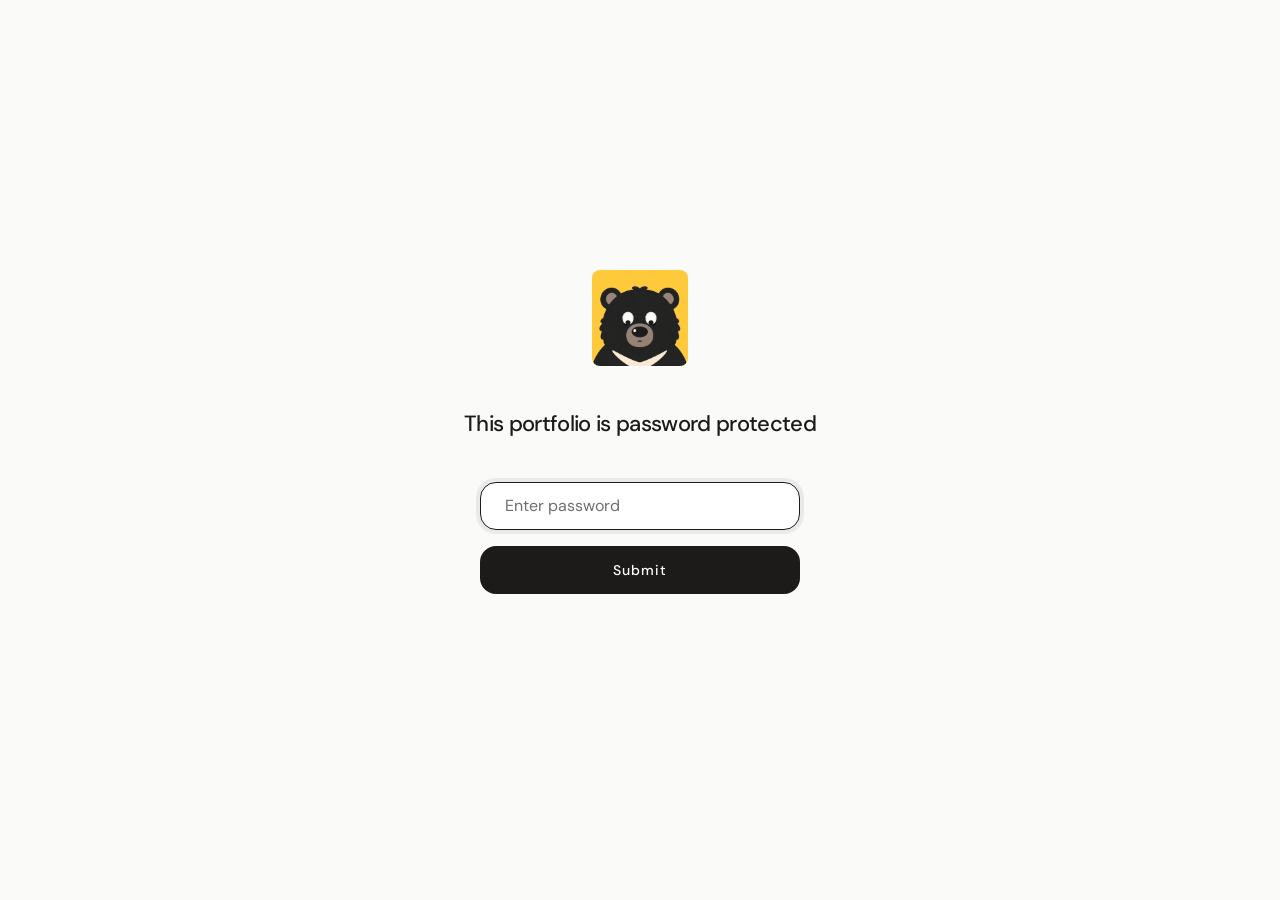
<file: case-core-platform.html>
<!DOCTYPE html>
<html lang="en">
<head>
  <meta charset="UTF-8" />
  <meta name="viewport" content="width=device-width, initial-scale=1.0" />
  <title>Wayfair Core Platform Redesign, Katherine Swei</title>
  <meta name="robots" content="noindex, nofollow" />
  <link rel="preconnect" href="https://fonts.googleapis.com" />
  <link rel="preconnect" href="https://fonts.gstatic.com" crossorigin />
  <link rel="stylesheet" href="./css/tokens.css" />
  <link rel="stylesheet" href="./css/base.css" />
  <link rel="stylesheet" href="./css/portfolio.css" />
  <link rel="stylesheet" href="./css/case-study.css" />
  <style>
    /* meta row */
    .cs-meta { display: flex; flex-wrap: nowrap; align-items: flex-start; column-gap: var(--sp-8); row-gap: var(--sp-4); }
    .cs-meta__item { flex: 0 0 auto; }
    .cs-meta__item:last-child { flex: 1 1 auto; min-width: 0; }
    @media (max-width: 700px) { .cs-meta { flex-wrap: wrap; } .cs-meta__item:last-child { flex-basis: 100%; } }

    /* hero cover, work card purple + inset */
    .cs-hero__cover--core { position: relative; background: #995AB8; display: block; border: none; }
    .cs-hero__cover__media { position: absolute; top: var(--sp-4); left: var(--sp-4); bottom: 0; width: calc(100% - var(--sp-4) * 2); overflow: hidden; }
    .cs-hero__cover--core img { position: static; width: 100%; height: 100%; object-fit: cover; object-position: top left; display: block; border-radius: 16px 16px 0 0; }
    .cs-hero__summary { display: block; -webkit-line-clamp: unset; overflow: visible; }

    /* ── story beats ── */
    .beat { margin: clamp(48px, 6vw, 80px) 0; }
    .beat--tight { margin: clamp(32px, 4vw, 52px) 0; }
    .beat-eyebrow { font-size: var(--text-sm); font-weight: var(--weight-semibold); letter-spacing: 0.02em; color: var(--color-accent); margin: 0 0 var(--sp-1); }
    .beat-h { font-size: var(--text-2xl); font-weight: var(--weight-semibold); letter-spacing: -0.01em; line-height: var(--leading-tight); color: var(--color-text-primary); margin: 0 0 var(--sp-2); }
    .beat-lead { font-size: var(--text-lg); line-height: var(--leading-relaxed); color: var(--color-text-secondary); margin: 0; }
    .beat-lead + .beat-lead { margin-top: var(--sp-3); }
    .beat-lead strong, .beat-note strong, .beat-list strong, .problems__d strong, .cons__d strong, .callout p strong { color: var(--color-text-primary); font-weight: var(--weight-semibold); }
    .beat-sub { font-size: var(--text-xl); font-weight: var(--weight-semibold); letter-spacing: -0.01em; line-height: var(--leading-tight); color: var(--color-text-primary); margin: 0 0 var(--sp-3); }
    .beat-note { font-size: var(--text-lg); color: var(--color-text-secondary); margin: var(--sp-3) 0 0; }
    .cs-overview-img { width: 100%; height: auto; display: block; margin-top: clamp(28px, 4vw, 44px); }
    .exploration-pair { display: grid; grid-template-columns: 1.15fr 0.85fr; gap: clamp(16px, 2.5vw, 28px); align-items: start; margin: clamp(28px, 4vw, 44px) 0 var(--sp-4); }
    .exploration-figure { margin: 0; min-width: 0; }
    .exploration-figure__frame { background: var(--color-surface); border: 1px solid var(--color-border-subtle); border-radius: var(--radius-lg); padding: 14px; height: 388px; display: flex; align-items: center; justify-content: center; }
    .exploration-figure__frame img { max-height: 360px; width: auto; max-width: 100%; height: auto; object-fit: contain; display: block; border-radius: 8px; }
    .exploration-figure__cap { margin: 8px 0 0; font-size: var(--text-sm); color: var(--color-text-tertiary); line-height: var(--leading-relaxed); }
    @media (max-width: 760px) {
      .exploration-pair { grid-template-columns: 1fr; }
      .exploration-figure__frame { height: auto; }
      .exploration-figure--slides .exploration-figure__frame img { max-height: 280px; }
    }
    .sol-pair { display: grid; grid-template-columns: 1fr 1fr; gap: clamp(16px, 2.5vw, 28px); align-items: stretch; margin-top: clamp(32px, 4vw, 48px); }
    .sol-figure { margin: 0; min-width: 0; display: flex; flex-direction: column; }
    .sol-figure figcaption { margin-top: 8px; font-size: var(--text-sm); font-weight: var(--weight-semibold); color: var(--color-text-primary); }
    .sol-figure figcaption span { color: var(--color-text-tertiary); font-weight: var(--weight-regular); }
    .sol-figure__frame { background: var(--color-surface); border: 1px solid var(--color-border-subtle); border-radius: var(--radius-lg); padding: 14px; width: 100%; aspect-ratio: 6016 / 3172; display: flex; align-items: center; justify-content: center; position: relative; }
    .sol-figure__frame img,
    .sol-figure__frame video { width: 100%; height: 100%; object-fit: contain; display: block; border-radius: 8px; }
    @media (max-width: 760px) { .sol-pair { grid-template-columns: 1fr; } }
    /* at-a-glance summary grid */
    .cs-summary { display: grid; grid-template-columns: 1fr 1fr; gap: clamp(24px, 4vw, 48px) clamp(32px, 5vw, 72px); }
    .cs-summary__label { font-size: var(--text-lg); font-weight: var(--weight-semibold); letter-spacing: 0.02em; color: var(--color-text-primary); margin: 0 0 8px; }
    .cs-summary__text { font-size: var(--text-lg); line-height: var(--leading-normal); color: var(--color-text-secondary); margin: 0; }
    .cs-summary__list { margin: 0; padding-left: 1.15em; list-style: disc; color: var(--color-text-secondary); font-size: var(--text-lg); line-height: var(--leading-normal); }
    .cs-summary__list li { margin: 0.25em 0; }
    @media (max-width: 640px) { .cs-summary { grid-template-columns: 1fr; } }
    .subbeat { margin-top: clamp(44px, 6vw, 80px); }
    .beat-q {
      font-size: clamp(var(--text-xl), 2.4vw, var(--text-2xl));
      font-weight: var(--weight-medium);
      line-height: var(--leading-snug);
      color: var(--color-text-primary);
      border-left: 3px solid var(--color-accent);
      padding-left: var(--sp-4);
      margin: var(--sp-6) 0 0;
    }

    /* limitation cards (2-up, skimmable) */
    .limit-cards { display: grid; grid-template-columns: 1fr 1fr; gap: clamp(16px, 2.5vw, 28px); margin-top: var(--sp-5); }
    .limit-card { background: var(--color-surface); border: 1px solid var(--color-border-subtle); border-radius: var(--radius-lg); padding: clamp(20px, 2.5vw, 32px); }
    .limit-card__head { display: flex; align-items: center; gap: 8px; margin: 0 0 10px; }
    .limit-card__emoji { font-size: 22px; line-height: 1; }
    .limit-card__k { font-size: var(--text-sm); font-weight: var(--weight-semibold); letter-spacing: 0.02em; color: var(--color-accent); margin: 0; }
    .limit-card__t { font-size: var(--text-lg); font-weight: var(--weight-semibold); line-height: var(--leading-snug); color: var(--color-text-primary); margin: 0 0 10px; }
    .limit-card__d { font-size: var(--text-sm); line-height: var(--leading-relaxed); color: var(--color-text-secondary); margin: 0; }
    @media (max-width: 760px) { .limit-cards { grid-template-columns: 1fr; } }
    /* two-problem grid */
    .problems { display: grid; grid-template-columns: repeat(2, 1fr); gap: clamp(24px, 4vw, 56px); margin-top: clamp(32px, 4vw, 48px); }
    .problems__item { border-top: 2px solid var(--color-border); padding-top: var(--sp-3); }
    .problems__k { font-size: var(--text-sm); font-weight: var(--weight-semibold); letter-spacing: 0.02em; color: var(--color-accent); margin: 0 0 6px; }
    .problems__t { font-size: var(--text-xl); font-weight: var(--weight-semibold); color: var(--color-text-primary); margin: 0 0 8px; }
    .problems__d { font-size: var(--text-lg); line-height: var(--leading-relaxed); color: var(--color-text-secondary); margin: 0; }
    @media (max-width: 760px) { .problems { grid-template-columns: 1fr; gap: var(--sp-6); } }
    /* problem rows: text left, image right */
    .pf-rows { margin-top: clamp(32px, 4vw, 48px); }
    .pf-row { display: grid; grid-template-columns: 1fr 1fr; gap: clamp(24px, 4vw, 56px); align-items: center; }
    .pf-row + .pf-row { margin-top: clamp(40px, 6vw, 72px); }
    .pf-media { border-radius: var(--radius-lg); background: var(--color-surface); border: 1px solid var(--color-border-subtle); aspect-ratio: 4 / 3; display: grid; place-items: center; overflow: hidden; }
    .pf-media span { font-size: var(--text-sm); font-weight: var(--weight-medium); color: var(--color-text-tertiary); }
    .pf-media img { width: 100%; height: 100%; object-fit: cover; display: block; }
    .pf-media-wrap { display: flex; flex-direction: column; gap: 8px; }
    .pf-media--video-panel {
      padding: 0;
      overflow: hidden;
    }
    .pf-media__zoom {
      width: 100%;
      height: 100%;
      transform-origin: top right;
      animation: pf-sidebar-zoom 6.27s ease-in-out infinite;
    }
    .pf-media__zoom video {
      width: 100%;
      height: 100%;
      display: block;
    }
    @keyframes pf-sidebar-zoom {
      0%, 15.9% { transform: scale(1); }
      32%, 88% { transform: scale(2); }
      100% { transform: scale(1); }
    }
    @media (prefers-reduced-motion: reduce) {
      .pf-media__zoom { animation: none; }
    }
    .pf-media--video { display: block; padding: 0; }
    .pf-media--video-full { aspect-ratio: 1600 / 818; background: var(--color-surface); }
    .pf-media--video video { width: 100%; height: 100%; object-fit: cover; object-position: right top; display: block; }
    .pf-media--video-full video { object-fit: contain; object-position: left top; }
    .pf-media--sol video { object-fit: cover; object-position: top left; transform-origin: top left; }
    /* hold 1s, then zoom into the top-left; period matches each clip so it loops in sync */
    .pf-media--sol1 video { animation: sol-zoom1 8.98s ease-in-out infinite; }
    .pf-media--sol2 video { transform: scale(1.2); }
    @keyframes sol-zoom1 { 0%, 11% { transform: scale(1); } 34%, 90% { transform: scale(1.5); } 100% { transform: scale(1); } }
    @media (prefers-reduced-motion: reduce) { .pf-media--sol1 video { animation: none; } }
    .pf-media--video-panel .pf-media__zoom video {
      object-fit: cover;
      object-position: left top;
    }
    .pf-media__caption { font-size: var(--text-sm); color: var(--color-text-tertiary); margin: 0; text-align: center; line-height: var(--leading-relaxed); }
    @media (max-width: 760px) { .pf-row { grid-template-columns: 1fr; gap: var(--sp-4); } }
    /* old / now before-after */
    .ba2 { display: grid; grid-template-columns: 1fr 1fr; gap: clamp(20px, 3vw, 40px); }
    .ba2 figure { margin: 0; }
    .ba2__media { border-radius: var(--radius-lg); display: grid; place-items: center; overflow: hidden; padding: 14px; }
    .ba2__media--old { background: var(--color-surface); border: 1px solid var(--color-border-subtle); }
    .ba2__media--now { background: var(--color-surface); border: 1px solid var(--color-border-subtle); }
    .ba2__media span { font-size: var(--text-sm); font-weight: var(--weight-medium); color: var(--color-text-tertiary); }
    .ba2__media img { width: 100%; height: auto; border-radius: 8px; display: block; }
    .ba2 figcaption { margin-top: 8px; font-size: var(--text-sm); font-weight: var(--weight-semibold); color: var(--color-text-primary); }
    .ba2 figcaption span { color: var(--color-text-tertiary); font-weight: var(--weight-regular); }
    @media (max-width: 760px) { .ba2 { grid-template-columns: 1fr; gap: var(--sp-5); } }
    /* smooth in-page scrolling + jump button */
    html { scroll-behavior: smooth; }
    #solution { scroll-margin-top: 88px; }
    .jump-cta { margin-top: 0; text-align: center; }
    .btn-jump { display: inline-flex; align-items: center; gap: 8px; background: var(--color-text-primary); color: #fff; font-size: var(--text-base); font-weight: var(--weight-semibold); padding: 13px 24px; border-radius: 999px; text-decoration: none; transition: transform .2s ease, background .2s ease, box-shadow .2s ease; }
    .btn-jump:hover { transform: translateY(-2px); background: #000; box-shadow: 0 8px 20px rgba(0,0,0,0.18); }
    .btn-jump__arrow { transition: transform .2s ease; }
    .btn-jump:hover .btn-jump__arrow { transform: translateY(3px); }
    @media (prefers-reduced-motion: reduce) { html { scroll-behavior: auto; } .btn-jump, .btn-jump__arrow { transition: none; } }
    /* intro on the left, framed figure on the right */
    .intro-split { display: grid; grid-template-columns: 1fr 1fr; gap: clamp(32px, 5vw, 72px); align-items: center; }
    @media (max-width: 860px) { .intro-split { grid-template-columns: 1fr; gap: var(--sp-6); align-items: start; } }
    /* framed IA figure (image inside, caption below the container) */
    .ia-figure { margin: 0; }
    .ia-figure--block { margin-top: clamp(28px, 4vw, 44px); }
    .ia-figure--block .ia-figure__frame { padding: 20px; }
    .ia-figure--block .ia-figure__frame img { max-height: 500px; object-fit: cover; object-position: top; }
    .ia-figure__frame { background: var(--color-surface); border: 1px solid var(--color-border-subtle); border-radius: var(--radius-lg); padding: 14px; }
    .ia-figure__frame img { width: 100%; height: auto; display: block; border-radius: 8px; }
    .ia-figure__frame video { width: 100%; height: auto; display: block; border-radius: 8px; }
    .ia-figure__cap { margin: 8px 0 0; font-size: var(--text-sm); color: var(--color-text-tertiary); }
    .panel-figs { display: grid; grid-template-columns: 2.16fr 1.83fr; gap: 0; margin-top: clamp(28px, 4vw, 44px); background: var(--color-surface); border: 1px solid var(--color-border-subtle); border-radius: var(--radius-lg); overflow: hidden; }
    .panel-figs img { width: 100%; height: auto; display: block; }
    @media (max-width: 760px) { .panel-figs { grid-template-columns: 1fr; } }
    .beat-list { margin: var(--sp-4) 0 0; padding-left: 1.2em; }
    .beat-list li { font-size: var(--text-lg); line-height: var(--leading-relaxed); color: var(--color-text-secondary); margin: 0.4em 0; }
    /* shipped + feedback: text left, image right */
    .ship { display: grid; grid-template-columns: 1fr 1fr; gap: clamp(24px, 4vw, 56px); align-items: center; }
    .ship__media { border-radius: var(--radius-lg); background: var(--color-surface); border: 1px solid var(--color-border-subtle); display: grid; place-items: center; overflow: hidden; }
    .ship__media span { font-size: var(--text-sm); font-weight: var(--weight-medium); color: var(--color-text-tertiary); }
    .ship__media img { width: 100%; height: auto; object-fit: contain; display: block; }
    @media (max-width: 760px) { .ship { grid-template-columns: 1fr; } }
    /* reflections split */
    .reflect2 { display: grid; grid-template-columns: minmax(0, 220px) 1fr; gap: clamp(24px, 5vw, 72px); }
    .reflect2__item + .reflect2__item { margin-top: var(--sp-6); }
    @media (max-width: 760px) { .reflect2 { grid-template-columns: 1fr; } }

    /* business-context callout */
    .callout { background: var(--color-surface); border-radius: var(--radius-lg); padding: clamp(20px, 3vw, 32px); margin-top: clamp(32px, 4vw, 48px); }
    .callout__k { font-size: var(--text-sm); font-weight: var(--weight-semibold); letter-spacing: 0.02em; color: var(--color-text-tertiary); margin: 0 0 var(--sp-2); }
    .callout p { font-size: var(--text-lg); line-height: var(--leading-relaxed); color: var(--color-text-secondary); margin: 0; }

    /* reframe from → to */
    .fromto { display: flex; flex-direction: column; align-items: flex-start; gap: 12px; margin-top: var(--sp-6); }
    .fromto__pill { font-size: var(--text-lg); font-weight: var(--weight-medium); padding: 12px 22px; border-radius: 100px; border: 1px solid var(--color-border); background: var(--color-surface); color: var(--color-text-secondary); }
    .fromto__pill--to { background: var(--color-accent-muted); border-color: transparent; color: var(--color-accent-hover); font-weight: var(--weight-semibold); }
    .fromto__arrow { color: var(--color-text-tertiary); font-size: 22px; padding-left: var(--sp-6); }

    /* collaboration loop + vertical chain nodes */
    .dia-node { background: var(--color-surface); border: 1px solid var(--color-border-subtle); border-radius: var(--radius-md); padding: 10px 18px; font-weight: var(--weight-medium); font-size: var(--text-base); color: var(--color-text-primary); }
    .dia-node--accent { background: var(--color-accent-muted); border-color: transparent; color: var(--color-accent-hover); font-weight: var(--weight-semibold); }
    .dia-node--soft { color: var(--color-text-secondary); }
    .dia-loop { display: flex; flex-wrap: wrap; align-items: center; gap: 8px; margin-top: var(--sp-6); }
    .dia-loop .dia-arrow-h { color: var(--color-text-tertiary); font-size: 18px; }
    .constraint { display: flex; flex-wrap: wrap; align-items: center; gap: 12px; margin-top: var(--sp-6); }
    .constraint__box { border-radius: var(--radius-md); padding: 14px 22px; font-weight: var(--weight-semibold); }
    .constraint__box--do { background: var(--color-accent-muted); color: var(--color-accent-hover); }
    .constraint__box--keep { background: var(--color-surface); color: var(--color-text-secondary); border: 1px solid var(--color-border-subtle); font-weight: var(--weight-medium); }
    .constraint__amp { color: var(--color-text-tertiary); font-weight: var(--weight-medium); }

    /* 3-up lean columns (solution panels / activities) */
    .cons { display: grid; grid-template-columns: repeat(3, 1fr); gap: clamp(22px, 3vw, 44px); margin-top: 20px; }
    .cons__item { padding-top: var(--sp-3); }
    .cons__media {
      border-radius: var(--radius-lg);
      background: var(--color-surface);
      border: 1px solid var(--color-border-subtle);
      overflow: hidden;
      margin-bottom: var(--sp-2);
      aspect-ratio: 16 / 10;
    }
    .cons__media img,
    .cons__media video {
      width: 100%;
      height: 100%;
      object-fit: cover;
      object-position: top left;
      display: block;
    }
    .cons__media--figma img { object-fit: contain; background: #f0f0f0; }
    .cons__k { font-size: var(--text-sm); font-weight: var(--weight-semibold); letter-spacing: 0.02em; color: var(--color-text-primary); margin: 0 0 6px; }
    .cons__head { display: flex; align-items: baseline; gap: 6px; margin: 0 0 8px; }
    .cons__head .cons__k, .cons__head .cons__t { margin: 0; font-size: var(--text-lg); font-weight: var(--weight-semibold); letter-spacing: 0; color: var(--color-text-primary); }
    .cons__head .cons__k::after { content: ":"; }
    .cons__t { font-size: var(--text-lg); font-weight: var(--weight-semibold); color: var(--color-text-primary); margin: 0 0 6px; }
    .cons__d { font-size: var(--text-sm); line-height: var(--leading-relaxed); color: var(--color-text-secondary); margin: 0; }
    @media (max-width: 760px) { .cons { grid-template-columns: 1fr; gap: var(--sp-5); } }

    /* impact */
    .stats2 { display: grid; grid-template-columns: repeat(2, 1fr); gap: var(--sp-4); margin-top: var(--sp-6); }
    .stat2 { background: var(--color-surface); border-radius: var(--radius-lg); padding: var(--sp-5); }
    .stat2__n { font-size: clamp(26px, 3.4vw, 36px); font-weight: var(--weight-semibold); letter-spacing: -0.02em; color: var(--color-text-primary); margin: 0 0 4px; }
    .stat2__l { font-size: var(--text-base); color: var(--color-text-secondary); margin: 0; }
    @media (max-width: 640px) { .stats2 { grid-template-columns: 1fr; } }
    .cs-impact { display: grid; grid-template-columns: repeat(3, 1fr); gap: var(--sp-4); margin-top: var(--sp-8); }
    .cs-impact__col { border-top: 2px solid var(--color-border); padding-top: var(--sp-3); }
    .cs-impact__label { font-size: var(--text-sm); font-weight: var(--weight-semibold); letter-spacing: 0.02em; color: var(--color-accent); margin: 0 0 var(--sp-2); }
    .cs-impact__list { margin: 0; padding-left: 1.1em; color: var(--color-text-secondary); font-size: var(--text-base); }
    .cs-impact__list li { margin: 0.35em 0; }
    .cs-impact__note { font-size: var(--text-sm); color: var(--color-text-tertiary); margin: var(--sp-5) 0 0; }
    @media (max-width: 760px) { .cs-impact { grid-template-columns: 1fr; } }

    /* closing */
    .cs-closing__line { font-size: clamp(var(--text-xl), 2.4vw, var(--text-2xl)); font-weight: var(--weight-semibold); letter-spacing: -0.01em; line-height: var(--leading-snug); color: var(--color-text-primary); margin: var(--sp-4) 0 0; }
  </style>
</head>
<body>

  <a class="skip-link" href="#main">Skip to content</a>

  <!-- ── NAV ── -->
  <header class="nav" role="banner">
    <a href="./work.html" class="nav__mark" aria-label="Katherine Swei, Home">
      <img src="./assets/images/nav-mark.png" alt="" />
    </a>
    <div class="nav__inner">
      <nav aria-label="Primary navigation">
        <ul class="nav__links">
          <li><a href="./work.html" class="nav__link active" data-label="Work"><span class="nav__link-text">Work</span></a></li>
          <li><a href="./about.html" class="nav__link" data-label="About me"><span class="nav__link-text">About me</span></a></li>
        </ul>
      </nav>
    </div>
  </header>

  <main id="main" class="cs">

    <!-- ── COVER ── -->
    <header class="cs-hero">
      <div class="container">
        <div class="cs-hero__cover cs-hero__cover--core">
          <div class="cs-hero__cover__media">
            <img src="./assets/images/WF-IA.png" alt="Block Builder redesigned workspace" />
          </div>
        </div>
      </div>

      <div class="container cs-hero__head">
        <h1 class="cs-hero__title">Redesigning Block Builder's workspace and navigation</h1>
        <p class="cs-hero__summary">A new workspace structure that helps 50+ teams find features, navigate complex page hierarchies, and work with less friction.</p>

        <div class="cs-meta">
          <div class="cs-meta__item"><span class="cs-meta__label">Team</span><span class="cs-meta__value">Content Platform</span></div>
          <div class="cs-meta__item"><span class="cs-meta__label">Timeline</span><span class="cs-meta__value">Aug 2025 – Jan 2026</span></div>
          <div class="cs-meta__item"><span class="cs-meta__label">Stakeholders</span><span class="cs-meta__value">1 PM, 5 Engs, 1 EM</span></div>
          <div class="cs-meta__item"><span class="cs-meta__label">Users</span><span class="cs-meta__value">50+ teams across Product, Marketing, Commercial, Design, Engineering, and Data &amp; Analytics</span></div>
        </div>
      </div>
    </header>

    <!-- ══ AT A GLANCE ══ -->
    <section class="beat" style="margin-bottom: 40px;">
      <div class="container">
        <div class="cs-summary">
          <div>
            <p class="cs-summary__label">Problems</p>
            <p class="cs-summary__text">As Block Builder grew to support 50+ teams and increasingly complex workflows, the workspace struggled to keep up. Features became harder to find, and deeply nested pages became harder to navigate.</p>
          </div>
          <div>
            <p class="cs-summary__label">My role</p>
            <ul class="cs-summary__list">
              <li>Led the redesign end-to-end</li>
              <li>Drove the workspace structure &amp; interaction model</li>
              <li>Prototyped in code with Cursor and aligned with PM and engineering</li>
              <li>Defined the MVP &amp; Post-MVP scope</li>
            </ul>
          </div>
          <div>
            <p class="cs-summary__label">Solution</p>
            <p class="cs-summary__text">A flexible workspace of features, main work, and preview that makes them easy to find and deep hierarchies fast to navigate.</p>
          </div>
          <div>
            <p class="cs-summary__label">Impact</p>
            <ul class="cs-summary__list">
              <li>Shipped across MVP and Post-MVP</li>
              <li>Made features easier to find and deep hierarchies faster to navigate</li>
              <li>Increased user satisfaction by 8.6% within two months</li>
            </ul>
          </div>
        </div>
      </div>
    </section>

    <!-- ══ JUMP TO SOLUTION ══ -->
    <section class="beat beat--tight" style="margin: 40px 0;">
      <div class="container">
        <div class="jump-cta">
          <a href="#solution" class="btn-jump">Jump to the Solution<span class="btn-jump__arrow" aria-hidden="true">↓</span></a>
        </div>
      </div>
    </section>

    <!-- ══ 00 · OVERVIEW ══ -->
    <section class="beat" style="margin-top: 40px;">
      <div class="container">
        <p class="beat-eyebrow">Overview</p>
        <h2 class="beat-h">What is Block Builder & who uses it?</h2>
        <p class="beat-lead"><strong>Block Builder is Wayfair's internal content platform, used by 50+ teams to build and manage experiences across Wayfair.com.</strong> It supports everything from content creation and page configuration to targeting, experimentation, and scheduling.</p>
        <p class="beat-lead">The platform serves a wide range of users, from PMs and marketers to engineers, designers, merchandisers, and analysts, each with different workflows and needs. As more features were added, they all accumulated within the same workspace.</p>
        <img class="cs-overview-img" src="./assets/images/what-is-BB.png" alt="How Block Builder powers the Wayfair.com experience" />
      </div>
    </section>

    <!-- ══ 01 · THE PROBLEM ══ -->
    <section class="beat">
      <div class="container">
        <div class="intro-split">
          <div class="intro-split__text">
            <p class="beat-eyebrow">The problem</p>
            <h2 class="beat-h">The platform grew, but the workspace didn't</h2>
            <p class="beat-lead"><strong>As Block Builder expanded to support different teams and roles, it also accumulated more features.</strong> But everyone kept working in essentially the same workspace, and its structure never evolved with the platform. Two problems kept surfacing:</p>
          </div>
          <figure class="ia-figure">
            <div class="ia-figure__frame">
              <img src="./assets/images/WF-old-bb-IA.png" alt="The old Block Builder workspace split into three areas, block information at the top, editing on the left, and 9+ features on the right" />
            </div>
            <figcaption class="ia-figure__cap">Block information lived at the top, editing happened on the left, while 9+ features lived on the right.</figcaption>
          </figure>
        </div>

        <div class="pf-rows">
          <div class="pf-row">
            <div>
              <p class="problems__k">Problem A</p>
              <h3 class="problems__t">Finding features was harder than it should be</h3>
              <p class="problems__d">Targeting, experimentation, block groups, and other features all lived in one long list. Different roles needed different features to complete their jobs, but everyone had to navigate the same list to find what they needed.</p>
            </div>
            <div class="pf-media-wrap">
              <div class="pf-media pf-media--video pf-media--video-full pf-media--video-panel">
                <div class="pf-media__zoom">
                  <video autoplay loop muted playsinline aria-label="Scrolling through a long list of features in the Block Builder sidebar">
                    <source src="./assets/videos/wf-problem1.webm" type="video/webm" />
                    <source src="./assets/videos/wf-problem1.mp4" type="video/mp4" />
                  </video>
                </div>
              </div>
              <p class="pf-media__caption">Users had to scroll through the list to find the right tool.</p>
            </div>
          </div>
          <div class="pf-row">
            <div>
              <p class="problems__k">Problem B</p>
              <h3 class="problems__t">Users had to go through too many layers to reach what they needed</h3>
              <p class="problems__d">Blocks could be nested many levels deep. To reach a block buried ten levels down, users had to click through nine drawers, then close them one by one to get back.</p>
            </div>
            <div class="pf-media pf-media--video pf-media--video-full">
              <video autoplay loop muted playsinline aria-label="Navigating deeply nested blocks through stacked drawers in Block Builder">
                <source src="./assets/videos/wf-problem2.webm" type="video/webm" />
                <source src="./assets/videos/wf-problem2.mp4" type="video/mp4" />
              </video>
            </div>
          </div>
        </div>

        <div class="subbeat">
          <h2 class="beat-h">Why it matters to the business 💸 and the platform 🖥️ ?</h2>
          <p class="beat-lead"><strong>Block Builder is an internal platform, but it directly powers the customer experiences on Wayfair.com.</strong> More than 50 teams rely on it to build, configure, target, experiment, and publish content, often for time-sensitive promotions and seasonal campaigns. <strong>When finding features and navigating pages is difficult, the impact goes beyond individual users.</strong> Teams spend more time completing everyday tasks, while every new feature adds more complexity to a platform that needs to scale with their growing needs.</p>
        </div>
      </div>
    </section>

    <!-- ══ 02 · FINDING THE RIGHT DIRECTION ══ -->
    <section class="beat">
      <div class="container">
        <p class="beat-eyebrow">Finding the right direction</p>
        <h2 class="beat-h">The first idea wasn't the answer</h2>
        <p class="beat-lead">I started by exploring an "overview" concept, similar to the relationship between a Google Drive folder and a Google Doc. The idea was to give users a higher-level view of a page, separate page-level information from individual blocks, and let them drill into blocks when needed.</p>
        <div class="exploration-pair">
          <figure class="exploration-figure exploration-figure--ui">
            <div class="exploration-figure__frame">
              <img src="./assets/images/WF-Design-Expolration2.png" alt="Overview page concept for a block, a gallery of versions with performance metrics, reached from a high-level page view" />
            </div>
            <figcaption class="exploration-figure__cap">One of my design explorations was a page-level overview that gave users a higher-level view before diving into individual blocks.</figcaption>
          </figure>
          <figure class="exploration-figure exploration-figure--slides">
            <div class="exploration-figure__frame">
              <img src="./assets/images/WF-Design-Expolration.png" alt="Early design exploration of an overview concept, a high-level page view with breadcrumbs to drill into individual blocks" />
            </div>
            <figcaption class="exploration-figure__cap">Exploring the concept and presenting it to stakeholders to test the direction.</figcaption>
          </figure>
        </div>
        <p class="beat-lead">But as I explored the concept and shared it with stakeholders, I got pushback from my PM, which uncovered two important limitations.</p>
        <div class="limit-cards">
          <div class="limit-card">
            <div class="limit-card__head">
              <span class="limit-card__emoji" aria-hidden="true">🪜</span>
              <p class="limit-card__k">Limitation 1</p>
            </div>
            <p class="limit-card__t">It improved access to features, but it didn't fully solve the navigation problem.</p>
            <p class="limit-card__d">Users could see the page at a higher level, but deeply nested blocks could still require multiple steps to reach.</p>
          </div>
          <div class="limit-card">
            <div class="limit-card__head">
              <span class="limit-card__emoji" aria-hidden="true">⚠️</span>
              <p class="limit-card__k">Limitation 2</p>
            </div>
            <p class="limit-card__t">It introduced more complexity to the platform.</p>
            <p class="limit-card__d">Block Builder supports thousands of pages, so creating an overview layer for every page would add thousands of additional views and likely require backend and data changes. For a platform where stability was critical, that was a significant trade-off.</p>
          </div>
        </div>
        <p class="beat-sub" style="margin-top: var(--sp-6);">What I learned</p>
        <p class="beat-lead"><strong>The feedback made me realize that I shouldn't solve a navigation problem by adding another layer to the product.</strong> For a platform this large and complex, the better opportunity was to rethink how the existing workspace was structured, while keeping the underlying system stable.</p>
        <p class="beat-lead">That changed my approach. I stepped back and explored how other complex products organize dense workflows, looking for ways to reduce travel distance, keep users oriented, and make the workspace scalable as features continued to grow.</p>

        <p class="beat-q">How might we restructure the workspace so users can easily access the features they need, navigate complex page structures, and keep working, without adding more complexity to the platform?</p>
      </div>
    </section>

    <!-- ══ 03 · HOW I SHAPED THE DIRECTION ══ -->
    <section class="beat">
      <div class="container">
        <p class="beat-eyebrow">How I shaped the direction</p>
        <h2 class="beat-h">Designing within the platform's technical constraints</h2>
        <p class="beat-lead">Block Builder powers the live site, so large backend changes carried real production and business risk. Instead of rebuilding the foundation, <strong>I focused on what we could improve through the UI and frontend while preserving the existing architecture.</strong></p>
        <p class="beat-lead"><strong>I worked closely with PM, EM, and engineering from the start</strong>, using competitive research and prototypes to explore what was feasible. This helped us narrow the direction into a phased MVP and Post-MVP plan that addressed the biggest usability issues first without adding unnecessary platform risk.</p>

        <div class="cons cons--sm">
          <div class="cons__item">
            <div class="cons__media cons__media--figma">
              <img
                src="./assets/images/WF-competitive-research.png"
                alt="Competitive research board comparing Canva, Webflow, HubSpot, and Retool sidebar patterns"
              />
            </div>
            <p class="cons__k">Competitive research</p>
            <p class="cons__d">Studied complex products like Contentful, Sanity, and Figma to see how they organize features and dense workflows.</p>
          </div>
          <div class="cons__item">
            <div class="cons__media">
              <video autoplay loop muted playsinline aria-label="Prototype walkthrough for aligning with PM and engineering">
                <source src="./assets/videos/wf-collaboration.webm" type="video/webm" />
                <source src="./assets/videos/wf-collaboration.mp4" type="video/mp4" />
              </video>
            </div>
            <p class="cons__k">Prototypes to align</p>
            <p class="cons__d">Made abstract ideas tangible and used them to validate directions with PM, EM, and engineering.</p>
          </div>
          <div class="cons__item">
            <div class="cons__media cons__media--figma">
              <img
                src="./assets/images/WF-planning.png"
                alt="MVP and Post-MVP phased rollout planning in Figma"
              />
            </div>
            <p class="cons__k">MVP + Post-MVP</p>
            <p class="cons__d">Scoped a phased path around technical constraints instead of one risky big-bang redesign.</p>
          </div>
        </div>
      </div>
    </section>

    <!-- ══ DEEP DIVE · MENU NAVIGATION ══ -->
    <section class="beat">
      <div class="container">
        <p class="beat-eyebrow">Design iteration & Eng collab</p>
        <h2 class="beat-h">Reimagining what we already had</h2>
        <p class="beat-lead">As I explored ways to solve the navigation problem without adding another layer to the platform, I realized we already had a piece of the solution: <strong>Block Tree</strong>. Block Tree was originally built to visualize nested block relationships, but it already had the data needed to move through the page structure. I explored how we could give this existing feature a new role instead of introducing another system.</p>
        <p class="beat-lead">I called the concept a "mini tree" and used prototypes to make the idea tangible. <strong>Framing it as an evolution of something we already had made it easier for PM and engineering to evaluate the direction and understand what could be achieved with the existing architecture.</strong></p>

        <figure class="ia-figure ia-figure--block">
          <div class="ia-figure__frame">
            <img src="./assets/images/WF-minitree.png" alt="Block Tree navigation evolving from the old tree view, to V1 titles-only, to the final version with title, type, and ID" />
          </div>
        </figure>
      </div>
    </section>

    <!-- ══ 04 · THE SOLUTION ══ -->
    <section class="beat" id="solution">
      <div class="container">
        <p class="beat-eyebrow">The solution</p>
        <h2 class="beat-h">A workspace built around how people work</h2>
        <p class="beat-lead">Instead of treating navigation as a separate layer, I restructured the workspace into three parts that work together, so features, editing, and preview each have a clear place instead of competing for the same space.</p>

        <div class="ba2" style="margin-top: clamp(32px, 4vw, 48px);">
          <figure>
            <div class="ba2__media ba2__media--old">
              <img src="./assets/images/WF-old-bb.PNG" alt="Old fragmented navigation" />
            </div>
            <figcaption>Before <span>· fragmented navigation</span></figcaption>
          </figure>
          <figure>
            <div class="ba2__media ba2__media--now">
              <img src="./assets/images/WF-IA.png" alt="New 3-panel structure" />
            </div>
            <figcaption>After <span>· 3-panel structure</span></figcaption>
          </figure>
        </div>

        <div class="sol-pair">
          <figure class="sol-figure">
            <div class="sol-figure__frame">
              <img src="./assets/images/WF-Old-IA.png" alt="The old Block Builder information architecture" />
            </div>
            <figcaption>Before <span>· A fixed workspace</span></figcaption>
          </figure>
          <figure class="sol-figure">
            <div class="sol-figure__frame">
              <video autoplay loop muted playsinline aria-label="Workspace information architecture growing from two parts into three with a preview panel">
                <source src="./assets/videos/wf-new-ia.webm" type="video/webm" />
                <source src="./assets/videos/wf-new-ia.mp4" type="video/mp4" />
              </video>
            </div>
            <figcaption>After <span>· A flexible panel-based workspace</span></figcaption>
          </figure>
        </div>

        <figure class="ia-figure ia-figure--block">
          <div class="ia-figure__frame">
            <video autoplay loop muted playsinline aria-label="Walkthrough of the redesigned Block Builder workspace with features, main work, and preview">
              <source src="./assets/videos/wayfair-core.webm" type="video/webm" />
              <source src="./assets/videos/wayfair-core.mp4" type="video/mp4" />
            </video>
          </div>
        </figure>

        <div class="cons">
          <div class="cons__item">
            <div class="cons__head"><p class="cons__k">Left</p><h3 class="cons__t">Features</h3></div>
            <p class="cons__d">A dedicated area for platform features, grouped so users see and reach the tools relevant to their work instead of one long list.</p>
          </div>
          <div class="cons__item">
            <div class="cons__head"><p class="cons__k">Center</p><h3 class="cons__t">Main work</h3></div>
            <p class="cons__d">The primary editing space, the task users are always on, kept visible and stable.</p>
          </div>
          <div class="cons__item">
            <div class="cons__head"><p class="cons__k">Right</p><h3 class="cons__t">Preview</h3></div>
            <p class="cons__d">A persistent place to see and validate the customer-facing result while working.</p>
          </div>
        </div>
      </div>
    </section>

    <!-- ══ 07 · DESIGNED FOR WHAT'S NEXT ══ -->
    <section class="beat">
      <div class="container">
        <p class="beat-eyebrow">Beyond the core layout</p>
        <h2 class="beat-h">Flexible panel architecture (3 panels + AI agent)</h2>
        <p class="beat-lead">As a complex platform, the design needed to support multiple panel configurations, not just a fixed 3-panel layout. In addition to navigation, editing, and preview, we also introduced an AI agent (Blocky) as an optional panel. Since we envision AI-assisted workflows as a core part of the platform's future, it was important to ensure users can always access it.</p>
        <div class="panel-figs">
          <img src="./assets/images/WF-flexible-panel1.png" alt="Flexible panel architecture: six configurations of the three-panel workspace plus an optional AI agent panel" />
          <img src="./assets/images/WF-flexible-panel2.png" alt="The six panel configurations in the Block Builder UI, from the default main workspace through feature, preview, and AI agent combinations" />
        </div>
      </div>
    </section>

    <!-- ══ NEW SECTION ══ -->
    <section class="beat">
      <div class="container">
        <div class="pf-rows" style="margin-top: 0;">
          <div class="pf-row">
            <div>
              <p class="problems__k">Solution A</p>
              <h3 class="problems__t">Grouped features around how users work</h3>
              <p class="problems__d">I moved features into a persistent navigation panel and grouped them by workflow, so users could quickly access the tools relevant to their jobs instead of scanning one long list.</p>
            </div>
            <div class="pf-media-wrap">
              <div class="pf-media pf-media--video pf-media--video-full pf-media--sol pf-media--sol1">
                <video autoplay loop muted playsinline aria-label="Features grouped in a persistent navigation panel by workflow">
                  <source src="./assets/videos/wf-solution1.webm" type="video/webm" />
                  <source src="./assets/videos/wf-solution1.mp4" type="video/mp4" />
                </video>
              </div>
            </div>
          </div>
          <div class="pf-row">
            <div>
              <p class="problems__k">Solution B</p>
              <h3 class="problems__t">Kept users oriented while navigating deep hierarchies</h3>
              <p class="problems__d">I replaced nested drawers with a persistent workspace structure that keeps the page, its hierarchy, and the active block visible, reducing the steps and travel distance needed to move between levels.</p>
            </div>
            <div class="pf-media-wrap">
              <div class="pf-media pf-media--video pf-media--video-full pf-media--sol pf-media--sol2">
                <video autoplay loop muted playsinline aria-label="Navigating a deep page hierarchy in a persistent workspace without stacked drawers">
                  <source src="./assets/videos/wf-solution2.webm" type="video/webm" />
                  <source src="./assets/videos/wf-solution2.mp4" type="video/mp4" />
                </video>
              </div>
            </div>
          </div>
        </div>
      </div>
    </section>

    <!-- ══ SHIPPED + FEEDBACK ══ -->
    <section class="beat">
      <div class="container">
        <div class="ship">
          <div>
            <p class="beat-eyebrow">Shipped</p>
            <h2 class="beat-h">Shipped with an 8.6% increase in user satisfaction</h2>
            <p class="beat-lead">Shipped across MVP and Post-MVP, the redesign improved navigation, enabled side-by-side editing and preview, and created a more flexible workspace for future features. Within two months, a post-launch survey showed an 8.6% increase in user satisfaction compared with the previous experience.</p>
          </div>
          <div class="ship__media">
            <img src="./assets/images/WF-user-feedback.png" alt="Positive user feedback on the redesigned Block Builder workspace" />
          </div>
        </div>
      </div>
    </section>

    <!-- ══ REFLECTIONS ══ -->
    <section class="beat">
      <div class="container">
        <div class="reflect2">
          <h2 class="beat-h">Reflections</h2>
          <div class="reflect2__body">
            <div class="reflect2__item">
              <h3 class="beat-sub">Building in the unknown</h3>
              <p class="beat-lead">This project had a lot of ambiguity. I identified the problem and led it end-to-end without a clear roadmap. Through user insights, research, and close collaboration with stakeholders, I defined the MVP and Post-MVP approach, aligned priorities, and drove it to launch.</p>
            </div>
            <div class="reflect2__item">
              <h3 class="beat-sub">Designing within constraints</h3>
              <p class="beat-lead">At the same time, I had to design within tight constraints on a complex, high-risk platform. I worked closely with engineering to find feasible solutions, reusing existing systems where possible, and balanced different user needs so it stayed easy for new users while still powerful for advanced ones.</p>
            </div>
          </div>
        </div>
      </div>
    </section>

    <!-- ── PAGER ── -->
    <nav class="container cs-pager" aria-label="Case study navigation">
      <a class="cs-pager__btn cs-pager__home" href="./work.html">← All Work</a>
      <a class="cs-pager__btn cs-pager__next" href="./case-ai-agent.html">
        Next Project
        <span class="cs-pager__sub">Internal AI Agent</span>
      </a>
    </nav>

  </main>

  <!-- ── FOOTER ── -->
  <footer class="footer">
    <div class="container footer__inner">
      <p class="footer__copy">© 2026 Katherine Swei · Designed by me 🎨 Built with Claude Code + Cursor 💻</p>
      <ul class="footer__links">
        <li><a class="footer__link" href="mailto:katherine.swei123@gmail.com">Email</a></li>
        <li><a class="footer__link" href="https://www.linkedin.com/in/kswei" target="_blank" rel="noopener">LinkedIn</a></li>
      </ul>
    </div>
  </footer>

  <script src="./js/portfolio.js"></script>
  <script>
    // Whoosh sound on the "Jump to the Solution" button
    (function () {
      var btn = document.querySelector('.btn-jump');
      if (!btn) return;
      var whoosh = new Audio('./assets/audio/whoosh.mp3');
      whoosh.preload = 'auto';
      btn.addEventListener('click', function () {
        try { whoosh.currentTime = 0; whoosh.play(); } catch (e) {}
      });
    })();
  </script>
</body>
</html>
</file>
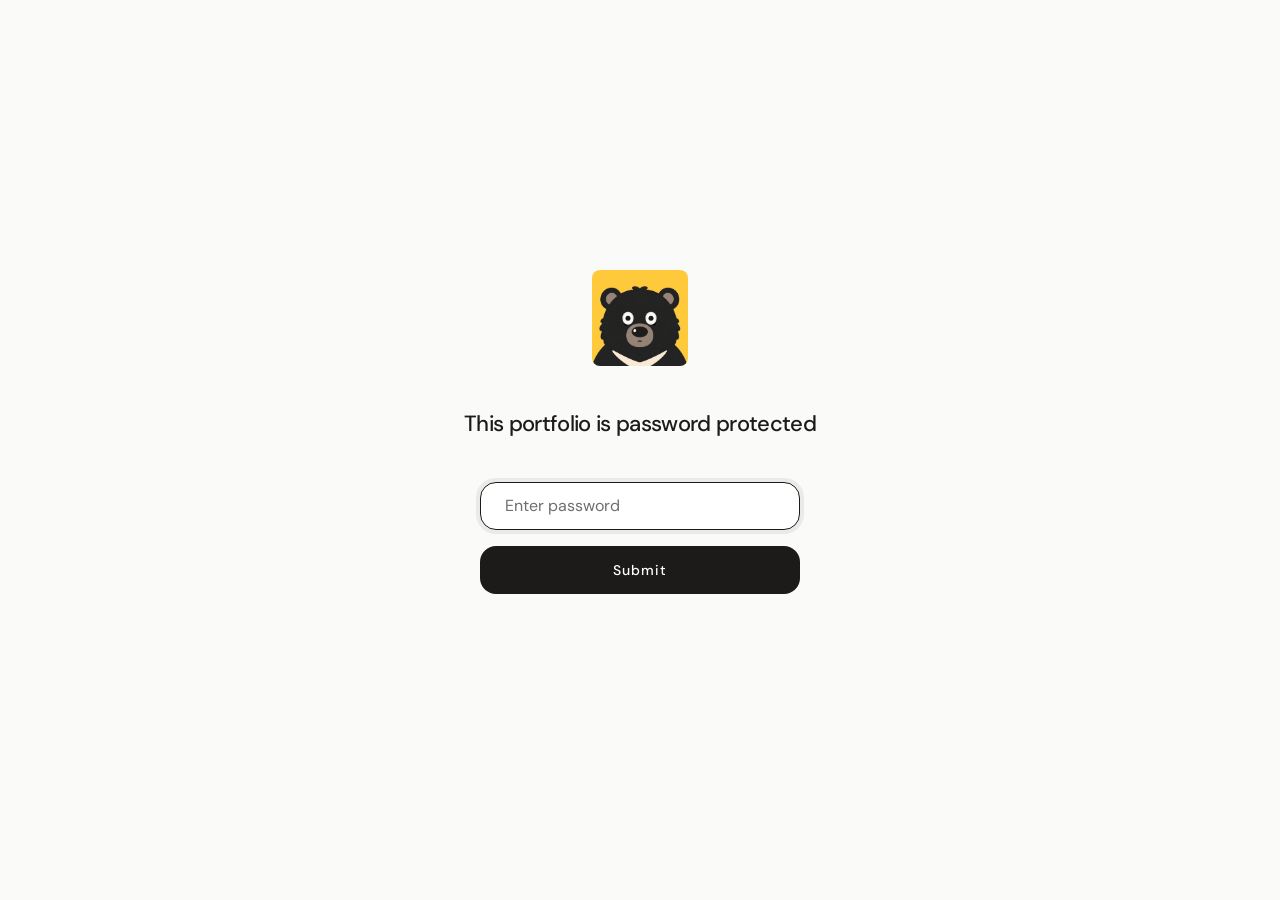
<file: case-design-system.html>
<!DOCTYPE html>
<html lang="en">
<head>
  <meta charset="UTF-8" />
  <meta name="viewport" content="width=device-width, initial-scale=1.0" />
  <title>Wayfair Design System Rebuild, Katherine Swei</title>
  <meta name="robots" content="noindex, nofollow" />
  <link rel="preconnect" href="https://fonts.googleapis.com" />
  <link rel="preconnect" href="https://fonts.gstatic.com" crossorigin />
  <link rel="stylesheet" href="./css/tokens.css" />
  <link rel="stylesheet" href="./css/base.css" />
  <link rel="stylesheet" href="./css/portfolio.css" />
  <link rel="stylesheet" href="./css/case-study.css" />
</head>
<body>

  <a class="skip-link" href="#main">Skip to content</a>

  <!-- ── NAV (shared) ── -->
  <header class="nav" role="banner">
    <a href="./work.html" class="nav__mark" aria-label="Katherine Swei, Home">
      <img src="./assets/images/nav-mark.png" alt="" />
    </a>
    <div class="nav__inner">
      <nav aria-label="Primary navigation">
        <ul class="nav__links">
          <li><a href="./work.html" class="nav__link active" data-label="Work"><span class="nav__link-text">Work</span></a></li>
          <li><a href="./about.html" class="nav__link" data-label="About me"><span class="nav__link-text">About me</span></a></li>
        </ul>
      </nav>
    </div>
  </header>

  <main id="main" class="cs">

    <!-- ── HERO: title + one-line summary + cover ── -->
    <header class="cs-hero">
      <!-- Cover image slot. Replace the <span> with an <img> when ready. -->
      <div class="container">
        <div class="cs-hero__cover">
          <span>Cover image, add later</span>
          <!-- <img src="./assets/images/design-system.png" alt="Wayfair Design System Rebuild" /> -->
        </div>
      </div>

      <div class="container cs-hero__head">
        <h1 class="cs-hero__title">Wayfair Design System Rebuild</h1>
        <p class="cs-hero__summary">Rebuilding a fragmented component library into one scalable, trusted system.</p>

        <!-- ── META: role + timeline, inline ── -->
        <div class="cs-meta">
          <div class="cs-meta__item">
            <span class="cs-meta__label">Role</span>
            <span class="cs-meta__value">Product Designer · Design Systems</span>
          </div>
          <div class="cs-meta__group">
            <div class="cs-meta__item">
              <span class="cs-meta__label">Timeline</span>
              <span class="cs-meta__value">Jan &#x27;24 – Jun &#x27;24</span>
            </div>
            <div class="cs-meta__item">
              <span class="cs-meta__label">Team</span>
              <span class="cs-meta__value">2 designers · 4 engineers</span>
            </div>
          </div>
        </div>
      </div>
    </header>

    <!-- ── OUTCOME ── -->
    <section class="cs-section">
      <div class="container cs-split">
        <p class="cs-eyebrow">Outcome</p>
        <h2 class="cs-h">What<span>shipped</span></h2>
        <div class="cs-split__body">
          <p class="cs-lead">A single source of truth that cut design-to-dev handoff time and brought visual consistency across 30+ product surfaces.</p>
          <div class="cs-stats" style="margin-top: var(--sp-6);">
            <div class="cs-stat">
              <span class="cs-stat__num">120+</span>
              <div>
                <h3 class="cs-stat__title">Components consolidated</h3>
                <p class="cs-stat__desc">Merged duplicate and one-off components into a governed, documented library.</p>
              </div>
            </div>
            <div class="cs-stat">
              <span class="cs-stat__num">40%</span>
              <div>
                <h3 class="cs-stat__title">Faster handoff</h3>
                <p class="cs-stat__desc">Reduced the time from final design to engineering implementation.</p>
              </div>
            </div>
            <div class="cs-stat">
              <span class="cs-stat__num">5</span>
              <div>
                <h3 class="cs-stat__title">Teams onboarded</h3>
                <p class="cs-stat__desc">Adopted by product teams across the platform within the first quarter.</p>
              </div>
            </div>
          </div>
        </div>
      </div>
    </section>

    <!-- ── PROBLEM ── -->
    <section class="cs-section">
      <div class="container cs-split">
        <p class="cs-eyebrow">Problem</p>
        <h2 class="cs-h">What wasn't<span>working</span></h2>
        <div class="cs-split__body">
          <p class="cs-body">Components had drifted across teams: multiple buttons, inconsistent spacing, and no shared documentation. Designers rebuilt the same patterns from scratch, and engineers interpreted them differently, creating visual debt and slow, error-prone handoffs.</p>
          <p class="cs-body">How might we create one trusted, scalable system that designers and engineers actually want to use?</p>
        </div>
      </div>
    </section>

    <!-- ── PROCESS ── -->
    <section class="cs-section">
      <div class="container cs-split">
        <p class="cs-eyebrow">Process · 01</p>
        <h2 class="cs-h">Auditing<span>the chaos</span></h2>
        <div class="cs-split__body">
          <p class="cs-body">I audited every existing component across the product, cataloguing duplicates, edge cases, and inconsistencies to understand the real surface area before rebuilding.</p>
          <div class="cs-visual" style="margin-top: var(--sp-5);">
            <span>Component audit, visual placeholder</span>
          </div>
        </div>
      </div>
    </section>

    <!-- ── PROCESS ── -->
    <section class="cs-section">
      <div class="container cs-split">
        <p class="cs-eyebrow">Process · 02</p>
        <h2 class="cs-h">Building<span>the foundations</span></h2>
        <div class="cs-split__body">
          <p class="cs-body">I defined the foundational layer first, tokens for color, type, and spacing, then rebuilt components on top so the system could scale and re-theme without breaking.</p>
          <div class="cs-visual" style="margin-top: var(--sp-5);">
            <span>Tokens &amp; foundations, visual placeholder</span>
          </div>
        </div>
      </div>
    </section>

    <!-- ── SOLUTION ── -->
    <section class="cs-section">
      <div class="container">
        <div class="cs-split" style="margin-bottom: var(--sp-8);">
          <p class="cs-eyebrow">Solution</p>
          <h2 class="cs-h">Final designs<span>and system</span></h2>
          <p class="cs-body cs-split__body">The shipped system pairs a documented component library with usage guidelines, so teams can build consistent, accessible experiences quickly, and trust that what they design is what gets built.</p>
        </div>
        <div class="cs-visual-grid">
          <div class="cs-visual"><span>Library overview, placeholder</span></div>
          <div class="cs-visual"><span>Component specs, placeholder</span></div>
          <div class="cs-visual"><span>Usage guidelines, placeholder</span></div>
          <div class="cs-visual"><span>In-product example, placeholder</span></div>
        </div>
      </div>
    </section>

    <!-- ── REFLECTION ── -->
    <section class="cs-section">
      <div class="container cs-split">
        <h2 class="cs-h">Reflection</h2>
        <div class="cs-split__body cs-reflect">
          <div class="cs-reflect__item">
            <h3 class="cs-reflect__title">What I learned</h3>
            <p class="cs-body">Adoption is a design problem too: documentation and onboarding mattered as much as the components themselves.</p>
          </div>
          <div class="cs-reflect__item">
            <h3 class="cs-reflect__title">What I'd do differently</h3>
            <p class="cs-body">I&#x27;d set up contribution and governance rituals from day one so the system stays healthy as it grows.</p>
          </div>
        </div>
      </div>
    </section>

    <!-- ── PAGER ── -->
    <nav class="container cs-pager" aria-label="Case study navigation">
      <a class="cs-pager__btn cs-pager__home" href="./work.html">← All work</a>
    </nav>

  </main>

  <!-- ── FOOTER (shared) ── -->
  <footer class="footer">
    <div class="container footer__inner">
      <p class="footer__copy">© 2026 Katherine Swei · Designed by me 🎨 Built with Claude Code + Cursor 💻</p>
      <ul class="footer__links">
        <li><a class="footer__link" href="mailto:katherine.swei123@gmail.com">Email</a></li>
        <li><a class="footer__link" href="https://www.linkedin.com/in/kswei" target="_blank" rel="noopener">LinkedIn</a></li>
      </ul>
    </div>
  </footer>

  <script src="./js/portfolio.js"></script>
</body>
</html>
</file>
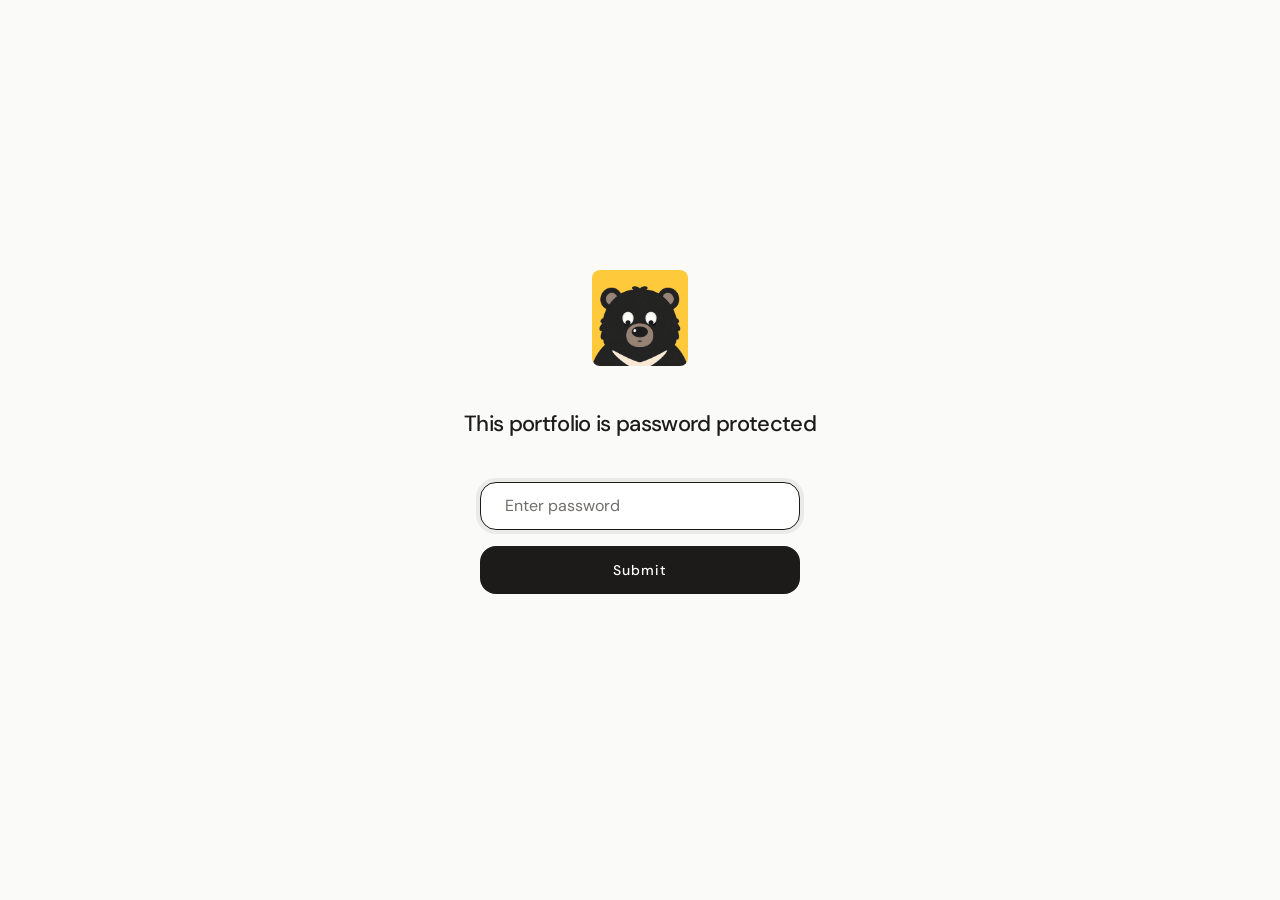
<file: case-favorites.html>
<!DOCTYPE html>
<html lang="en">
<head>
  <meta charset="UTF-8" />
  <meta name="viewport" content="width=device-width, initial-scale=1.0" />
  <title>Favorites for Faster Block Access, Katherine Swei</title>
  <meta name="robots" content="noindex, nofollow" />
  <link rel="preconnect" href="https://fonts.googleapis.com" />
  <link rel="preconnect" href="https://fonts.gstatic.com" crossorigin />
  <link rel="stylesheet" href="./css/tokens.css" />
  <link rel="stylesheet" href="./css/base.css" />
  <link rel="stylesheet" href="./css/portfolio.css" />
  <link rel="stylesheet" href="./css/case-study.css" />
</head>
<body>

  <a class="skip-link" href="#main">Skip to content</a>

  <!-- ── NAV (shared) ── -->
  <header class="nav" role="banner">
    <a href="./work.html" class="nav__mark" aria-label="Katherine Swei, Home">
      <img src="./assets/images/nav-mark.png" alt="" />
    </a>
    <div class="nav__inner">
      <nav aria-label="Primary navigation">
        <ul class="nav__links">
          <li><a href="./work.html" class="nav__link active" data-label="Work"><span class="nav__link-text">Work</span></a></li>
          <li><a href="./about.html" class="nav__link" data-label="About me"><span class="nav__link-text">About me</span></a></li>
        </ul>
      </nav>
    </div>
  </header>

  <main id="main" class="cs">

    <!-- ── HERO: title + one-line summary + cover ── -->
    <header class="cs-hero">
      <!-- Cover image slot. Replace the <span> with an <img> when ready. -->
      <div class="container">
        <div class="cs-hero__cover">
          <span>Cover image, add later</span>
          <!-- <img src="./assets/images/favorites.png" alt="Favorites for Faster Block Access" /> -->
        </div>
      </div>

      <div class="container cs-hero__head">
        <h1 class="cs-hero__title">Favorites for Faster Block Access</h1>
        <p class="cs-hero__summary">Introduced a favorites feature that lets users quickly return to frequently used blocks and reduce time spent searching.</p>

        <!-- ── META: role + timeline, inline ── -->
        <div class="cs-meta">
          <div class="cs-meta__item">
            <span class="cs-meta__label">Role</span>
            <span class="cs-meta__value">Product Designer</span>
          </div>
          <div class="cs-meta__group">
            <div class="cs-meta__item">
              <span class="cs-meta__label">Timeline</span>
              <span class="cs-meta__value">2024</span>
            </div>
            <div class="cs-meta__item">
              <span class="cs-meta__label">Team</span>
              <span class="cs-meta__value">Design · Engineering</span>
            </div>
          </div>
        </div>
      </div>
    </header>

    <!-- ── OUTCOME ── -->
    <section class="cs-section">
      <div class="container cs-split">
        <p class="cs-eyebrow">Outcome</p>
        <h2 class="cs-h">What<span>shipped</span></h2>
        <div class="cs-split__body">
          <p class="cs-lead">A favorites feature that gives users one-tap access to the blocks they use most, taking repetitive searching out of their workflow.</p>
          <div class="cs-stats" style="margin-top: var(--sp-6);">
            <div class="cs-stat">
              <span class="cs-stat__num">1-tap</span>
              <div>
                <h3 class="cs-stat__title">Instant access</h3>
                <p class="cs-stat__desc">Let users jump straight to frequently used blocks.</p>
              </div>
            </div>
            <div class="cs-stat">
              <span class="cs-stat__num">↓ search</span>
              <div>
                <h3 class="cs-stat__title">Less hunting</h3>
                <p class="cs-stat__desc">Reduced time spent searching a growing block library.</p>
              </div>
            </div>
            <div class="cs-stat">
              <span class="cs-stat__num">Shipped</span>
              <div>
                <h3 class="cs-stat__title">In production</h3>
                <p class="cs-stat__desc">Launched as a core part of the block experience.</p>
              </div>
            </div>
          </div>
        </div>
      </div>
    </section>

    <!-- ── PROBLEM ── -->
    <section class="cs-section">
      <div class="container cs-split">
        <p class="cs-eyebrow">Problem</p>
        <h2 class="cs-h">What wasn't<span>working</span></h2>
        <div class="cs-split__body">
          <p class="cs-body">Users repeatedly searched for the same blocks, losing time navigating a growing library to find familiar tools.</p>
          <p class="cs-body">How might we let users return to their frequently used blocks instantly?</p>
        </div>
      </div>
    </section>

    <!-- ── PROCESS ── -->
    <section class="cs-section">
      <div class="container cs-split">
        <p class="cs-eyebrow">Process · 01</p>
        <h2 class="cs-h">Spotting<span>repeat behavior</span></h2>
        <div class="cs-split__body">
          <p class="cs-body">I looked at how often people re-searched for the same blocks and where that friction showed up in their flow.</p>
          <div class="cs-visual" style="margin-top: var(--sp-5);">
            <span>Usage analysis, visual placeholder</span>
          </div>
        </div>
      </div>
    </section>

    <!-- ── PROCESS ── -->
    <section class="cs-section">
      <div class="container cs-split">
        <p class="cs-eyebrow">Process · 02</p>
        <h2 class="cs-h">Designing<span>the pattern</span></h2>
        <div class="cs-split__body">
          <p class="cs-body">I designed a lightweight favorites pattern that fit naturally into the existing block library without adding clutter.</p>
          <div class="cs-visual" style="margin-top: var(--sp-5);">
            <span>Favorites pattern, visual placeholder</span>
          </div>
        </div>
      </div>
    </section>

    <!-- ── SOLUTION ── -->
    <section class="cs-section">
      <div class="container">
        <div class="cs-split" style="margin-bottom: var(--sp-8);">
          <p class="cs-eyebrow">Solution</p>
          <h2 class="cs-h">The favorites<span>feature</span></h2>
          <p class="cs-body cs-split__body">The shipped feature lets users favorite blocks and reach them in one tap, with a clear way to manage and reorder the ones they rely on.</p>
        </div>
        <div class="cs-visual-grid">
          <div class="cs-visual"><span>Favorites entry, placeholder</span></div>
          <div class="cs-visual"><span>Managing favorites, placeholder</span></div>
          <div class="cs-visual"><span>Empty state, placeholder</span></div>
          <div class="cs-visual"><span>In-product example, placeholder</span></div>
        </div>
      </div>
    </section>

    <!-- ── REFLECTION ── -->
    <section class="cs-section">
      <div class="container cs-split">
        <h2 class="cs-h">Reflection</h2>
        <div class="cs-split__body cs-reflect">
          <div class="cs-reflect__item">
            <h3 class="cs-reflect__title">What I learned</h3>
            <p class="cs-body">Small, well-placed shortcuts can remove a surprising amount of daily friction for power users.</p>
          </div>
          <div class="cs-reflect__item">
            <h3 class="cs-reflect__title">What I'd do differently</h3>
            <p class="cs-body">I&#x27;d explore surfacing favorites proactively based on usage, not just manual saving.</p>
          </div>
        </div>
      </div>
    </section>

    <!-- ── PAGER ── -->
    <nav class="container cs-pager" aria-label="Case study navigation">
      <a class="cs-pager__btn cs-pager__home" href="./work.html">← All work</a>
    </nav>

  </main>

  <!-- ── FOOTER (shared) ── -->
  <footer class="footer">
    <div class="container footer__inner">
      <p class="footer__copy">© 2026 Katherine Swei · Designed by me 🎨 Built with Claude Code + Cursor 💻</p>
      <ul class="footer__links">
        <li><a class="footer__link" href="mailto:katherine.swei123@gmail.com">Email</a></li>
        <li><a class="footer__link" href="https://www.linkedin.com/in/kswei" target="_blank" rel="noopener">LinkedIn</a></li>
      </ul>
    </div>
  </footer>

  <script src="./js/portfolio.js"></script>
</body>
</html>
</file>
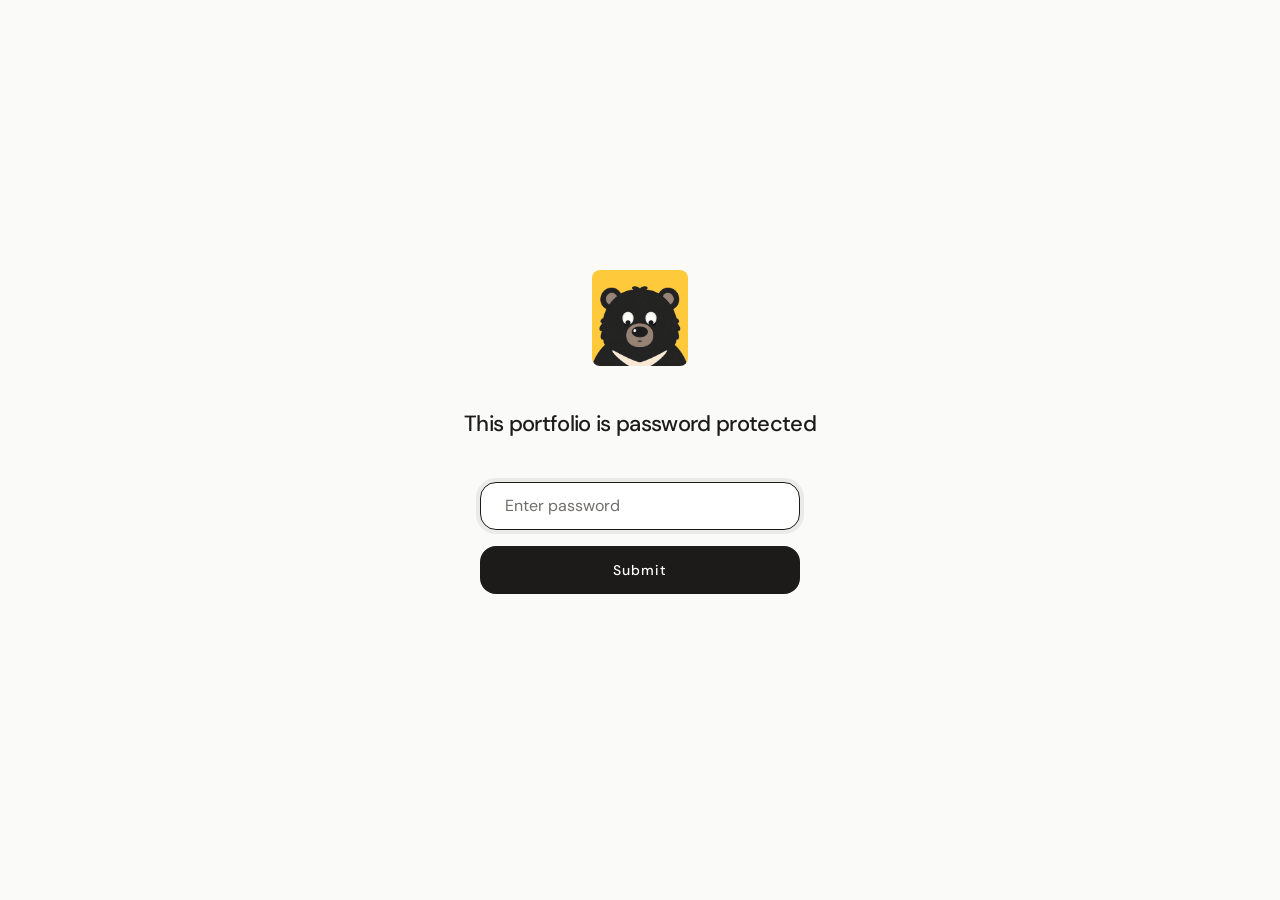
<file: case-google-maps.html>
<!DOCTYPE html>
<html lang="en">
<head>
  <meta charset="UTF-8" />
  <meta name="viewport" content="width=device-width, initial-scale=1.0" />
  <title>Google Maps for Gen Z, Katherine Swei</title>
  <meta name="robots" content="noindex, nofollow" />
  <link rel="preconnect" href="https://fonts.googleapis.com" />
  <link rel="preconnect" href="https://fonts.gstatic.com" crossorigin />
  <link rel="stylesheet" href="./css/tokens.css" />
  <link rel="stylesheet" href="./css/base.css" />
  <link rel="stylesheet" href="./css/portfolio.css" />
  <link rel="stylesheet" href="./css/case-study.css" />
  <style>
    /* cover, same width/height/framing as the Core Platform cover */
    .cs-hero__cover--maps {
      position: relative;
      background: #42A4F5;
      display: block;
      border: none;
    }
    .cs-hero__cover__media {
      position: absolute;
      top: var(--sp-4);
      left: var(--sp-4);
      bottom: 0;
      width: calc(100% - var(--sp-4) * 2);
      overflow: hidden;
    }
    .cs-hero__cover--maps img {
      position: static;
      width: 100%;
      height: 100%;
      object-fit: cover;
      object-position: top center;
    }

    /* this project: blue eyebrows instead of the site purple */
    .cs-eyebrow { color: #0274FF; }

    /* at-a-glance summary grid */
    .cs-summary { display: grid; grid-template-columns: 1fr 1fr; gap: clamp(24px,4vw,48px) clamp(32px,5vw,72px); }
    .cs-summary__label { font-size: var(--text-lg); font-weight: var(--weight-semibold); letter-spacing: 0.02em; color: var(--color-text-primary); margin: 0 0 8px; }
    .cs-summary p.cs-body { margin: 0; }
    .cs-summary__list { margin: 0; padding-left: 1.15em; list-style: disc; color: var(--color-text-secondary); font-size: var(--text-lg); line-height: var(--leading-normal); }
    .cs-summary__list li { margin: 0.35em 0; padding-left: 0.15em; }

    /* reframe callout */
    .g-reframe { display: grid; gap: var(--sp-5); max-width: 68ch; }
    .hl-blue { color: #0274FF; font-weight: var(--weight-semibold); }
    .hl-amber { color: #F9AB00; font-weight: var(--weight-semibold); }
    .g-reframe__row { display: grid; gap: 6px; }
    .g-reframe__k { font-size: var(--text-sm); font-weight: var(--weight-semibold); letter-spacing: 0.02em; color: var(--color-text-tertiary); margin: 0; }
    .g-reframe__ask { font-size: var(--text-xl); line-height: var(--leading-snug); color: var(--color-text-tertiary); margin: 0; }
    .g-reframe__new { font-size: var(--text-xl); line-height: var(--leading-snug); font-weight: var(--weight-medium); color: var(--color-text-primary); margin: 0; }
    .g-reframe__arrow { color: var(--color-text-tertiary); font-size: var(--text-lg); }

    /* 3-up cards */
    .g-cols { display: grid; grid-template-columns: repeat(3, 1fr); gap: clamp(16px,3vw,32px); margin-top: var(--sp-6); }
    .g-card__n { font-size: var(--text-sm); font-weight: var(--weight-semibold); color: #0274FF; margin: 0 0 6px; font-variant-numeric: tabular-nums; }
    .g-card__emoji { display: block; font-size: 2rem; line-height: 1; margin: 0 0 12px; }
    .g-card__t { font-size: var(--text-lg); font-weight: var(--weight-semibold); color: var(--color-text-primary); margin: 0 0 6px; }
    .g-card__d { font-size: var(--text-lg); line-height: var(--leading-relaxed); color: var(--color-text-secondary); margin: 0; }
    @media (max-width: 720px) { .g-cols { grid-template-columns: 1fr; } }

    /* design explorations */
    .g-explore { display: flex; flex-direction: column; }
    .g-explore .g-card__t { margin: var(--sp-4) 0 6px; }
    .g-verdict { margin: 0; font-weight: var(--weight-medium); }
    .g-verdict--yes { color: #188038; }
    .g-verdict--no { color: var(--color-text-tertiary); }

    /* impact + future directions */
    .g-impact { display: grid; grid-template-columns: 1.05fr 0.95fr; gap: clamp(24px, 4vw, 64px); align-items: center; }
    .g-impact__h { font-size: clamp(28px, 3.6vw, 42px); font-weight: var(--weight-semibold); line-height: var(--leading-tight); letter-spacing: -0.02em; color: var(--color-text-primary); margin: var(--sp-3) 0 var(--sp-6); }
    .g-impact__q { font-style: italic; color: var(--color-text-secondary); margin: 0; max-width: 54ch; }
    .g-impact__q + .g-impact__q { margin-top: var(--sp-4); }
    .g-impact__media img { display: block; width: 100%; height: auto; border-radius: var(--radius-lg); }
    @media (max-width: 820px) { .g-impact { grid-template-columns: 1fr; } }

    /* solution pillars + media */
    .g-pillar { margin-top: var(--sp-10); }
    .g-media { margin-top: 20px; border-radius: var(--radius-lg); background: var(--color-surface); border: 1px solid var(--color-border-subtle); padding: clamp(12px,2vw,24px); overflow: hidden; }
    .g-media img { display: block; width: 100%; height: auto; border-radius: 8px; }
    .g-media--journey { background: #FCFCFB; max-width: 900px; margin-inline: auto; }
    .g-media--light { background: #FCFCFB; }
    .g-trust-row { margin-top: 20px; display: grid; grid-template-columns: minmax(0, 260px) 1fr; gap: var(--sp-4); align-items: center; }
    .g-trust-row .g-media { margin-top: 0; }
    .g-trust-row video { display: block; width: 100%; height: auto; border-radius: 8px; }
    @media (max-width: 640px) { .g-trust-row { grid-template-columns: 1fr; } }
    /* video left, image right, video matches image height */
    .g-media-row { margin-top: 20px; display: grid; grid-template-columns: minmax(0, 300px) 1fr; gap: var(--sp-4); align-items: stretch; }
    .g-media-row .g-media { margin-top: 0; display: flex; align-items: center; justify-content: center; }
    .g-media-row .g-media--vid { margin-top: 0; display: flex; align-items: center; justify-content: center; }
    .g-media-row .g-media--vid video { display: block; width: auto; max-width: 100%; height: 100%; max-height: 100%; object-fit: contain; border-radius: 8px; }
    .g-media-row .g-media--img img { width: 100%; height: auto; }
    @media (max-width: 640px) { .g-media-row { grid-template-columns: 1fr; } .g-media-row .g-media--vid video { width: 100%; height: auto; } }
    .g-placeholder { margin-top: var(--sp-5); border-radius: var(--radius-lg); aspect-ratio: 16/9; background: var(--color-surface); border: 1px dashed var(--color-border); display: grid; place-items: center; color: var(--color-text-tertiary); font-size: var(--text-sm); font-weight: var(--weight-medium); text-align: center; padding: var(--sp-4); }

    @media (max-width: 640px) { .cs-summary { grid-template-columns: 1fr; } }
    /* smooth in-page scrolling + jump-to-solution button */
    html { scroll-behavior: smooth; }
    #solution { scroll-margin-top: 88px; }
    .jump-cta { margin-top: 0; text-align: center; }
    .btn-jump { display: inline-flex; align-items: center; gap: 8px; background: var(--color-text-primary); color: #fff; font-size: var(--text-base); font-weight: var(--weight-semibold); padding: 13px 24px; border-radius: 999px; text-decoration: none; transition: transform .2s ease, background .2s ease, box-shadow .2s ease; }
    .btn-jump:hover { transform: translateY(-2px); background: #000; box-shadow: 0 8px 20px rgba(0,0,0,0.18); }
    .btn-jump__arrow { transition: transform .2s ease; }
    .btn-jump:hover .btn-jump__arrow { transform: translateY(3px); }
    @media (prefers-reduced-motion: reduce) { html { scroll-behavior: auto; } .btn-jump, .btn-jump__arrow { transition: none; } }
  </style>
</head>
<body>

  <a class="skip-link" href="#main">Skip to content</a>

  <!-- ── NAV (shared) ── -->
  <header class="nav" role="banner">
    <a href="./work.html" class="nav__mark" aria-label="Katherine Swei, Home">
      <img src="./assets/images/nav-mark.png" alt="" />
    </a>
    <div class="nav__inner">
      <nav aria-label="Primary navigation">
        <ul class="nav__links">
          <li><a href="./work.html" class="nav__link active" data-label="Work"><span class="nav__link-text">Work</span></a></li>
          <li><a href="./about.html" class="nav__link" data-label="About me"><span class="nav__link-text">About me</span></a></li>
        </ul>
      </nav>
    </div>
  </header>

  <main id="main" class="cs">

    <!-- ── HERO: title + one-line summary + cover ── -->
    <header class="cs-hero">
      <!-- Cover image slot. Replace the <span> with an <img> when ready. -->
      <div class="container">
        <div class="cs-hero__cover cs-hero__cover--maps">
          <div class="cs-hero__cover__media">
            <img src="./assets/images/google-maps.png" alt="Google Maps Gen Z feature designs" />
          </div>
        </div>
      </div>

      <div class="container cs-hero__head">
        <h1 class="cs-hero__title">Google Maps for Gen Z</h1>
        <p class="cs-hero__summary">A Group Pin concept that helps Gen Z discover outdoor activity communities in new places, designed with the Google Maps team for my MS capstone.</p>
      </div>
    </header>

    <!-- ── AT A GLANCE ── -->
    <section class="cs-section" style="padding-bottom: 40px;">
      <div class="container">
        <div class="cs-summary">
          <div>
            <p class="cs-summary__label">Problem</p>
            <p class="cs-body">Less than 10% of Gen Z use Google Maps to discover things to do; they turn to social media instead, and Maps surfaces places, not the communities around them.</p>
          </div>
          <div>
            <p class="cs-summary__label">My role</p>
            <ul class="cs-summary__list">
              <li>Product designer working with 1 PM, 1 UX researcher, and 1 designer on a Master's capstone with the Google Maps team</li>
              <li>Led research synthesis and the majority of design solutions</li>
              <li>Designed high-fidelity iOS flows end to end</li>
            </ul>
          </div>
          <div>
            <p class="cs-summary__label">Solution</p>
            <p class="cs-body">A Group Pin concept that surfaces outdoor activity communities on the map, built for easy discovery, real-time trust signals, and personalization.</p>
          </div>
          <div>
            <p class="cs-summary__label">Impact</p>
            <ul class="cs-summary__list">
              <li>In testing, finding an activity club dropped from roughly two hours to about 90 seconds, a 91.4% improvement</li>
              <li>Shared the direction in a review with design leaders at Google</li>
              <li>Unprompted, 1 in 5 users said this feature set would move them from a competing app to Google Maps</li>
            </ul>
          </div>
        </div>
      </div>
    </section>

    <!-- ── JUMP TO SOLUTION ── -->
    <section class="cs-section" style="padding-bottom: 40px;">
      <div class="container">
        <div class="jump-cta">
          <a href="#solution" class="btn-jump">Jump to the Solution<span class="btn-jump__arrow" aria-hidden="true">↓</span></a>
        </div>
      </div>
    </section>

    <!-- ── OVERVIEW ── -->
    <section class="cs-section">
      <div class="container cs-split">
        <p class="cs-eyebrow">Overview</p>
        <h2 class="cs-h">A capstone with<span>the Google Maps team</span></h2>
        <div class="cs-split__body">
          <p class="cs-body">My master's capstone with the Google Maps team, a design manager and two senior designers, taking the project from research to design over six months. Research was shared; design was split by feature, and the work here is mainly my own.</p>
          <p class="cs-body">Note: this used Google's design system from about a year ago, so Maps looks a little different today.</p>
        </div>
      </div>
    </section>

    <!-- ── THE OPPORTUNITY ── -->
    <section class="cs-section">
      <div class="container cs-split">
        <p class="cs-eyebrow">The opportunity</p>
        <h2 class="cs-h">Discovery is the stage<span>Maps was missing</span></h2>
        <div class="cs-split__body">
          <p class="cs-body">Before jumping to solutions, we mapped the full Gen Z journey: passive discovery, active discovery, decide, navigate, and connect &amp; remember. Google's internal data and our research then surfaced a clear gap: fewer than 10% of Gen Z use Maps to discover things to do. They turn to TikTok, Instagram, and Snapchat instead.</p>
          <p class="cs-body">That pointed straight to an opportunity at the <strong>discovery</strong> stage, the part of the journey Maps was missing. Three reasons stood out for why it gets skipped:</p>
          <div class="g-cols">
            <div class="g-card">
              <p class="g-card__n">01</p>
              <h3 class="g-card__t">Too much effort</h3>
              <p class="g-card__d">Discovery takes active searching; Gen Z would rather stumble onto things.</p>
            </div>
            <div class="g-card">
              <p class="g-card__n">02</p>
              <h3 class="g-card__t">Lack of trust</h3>
              <p class="g-card__d">Reviews and photos feel unreliable next to authentic social content.</p>
            </div>
            <div class="g-card">
              <p class="g-card__n">03</p>
              <h3 class="g-card__t">Generic content</h3>
              <p class="g-card__d">Static listings feel impersonal and uninspiring compared to short-form video.</p>
            </div>
          </div>
          <div class="g-media g-media--light" style="margin-top: var(--sp-6);">
            <img src="./assets/images/GM-discovery.png" alt="Gen Z user journey: passive discovery, active discovery, decide, navigate, connect & remember" />
          </div>
        </div>
      </div>
    </section>

    <!-- ── THE REFRAME ── -->
    <section class="cs-section">
      <div class="container cs-split">
        <p class="cs-eyebrow">The challenge</p>
        <h2 class="cs-h">Reframing<span>the ask</span></h2>
        <div class="cs-split__body">
          <p class="cs-body" style="margin-bottom: var(--sp-6);">With discovery as the focus, we narrowed Google's broad ask into a sharper, more actionable problem.</p>
          <div class="g-reframe">
            <div class="g-reframe__row">
              <p class="g-reframe__k">The ask from Google Maps</p>
              <p class="g-reframe__ask">"How might we create a more realistic map that better reflects the moment by introducing dynamic data in a way that benefits Gen Z communities?"</p>
            </div>
            <div class="g-reframe__arrow" aria-hidden="true">↓</div>
            <div class="g-reframe__row">
              <p class="g-reframe__k">My reframe</p>
              <p class="g-reframe__new">"How might we provide Gen Z with real-time information to discover <span class="hl-blue">outdoor activity communities</span> in <span class="hl-amber">unfamiliar places</span>?"</p>
            </div>
          </div>
        </div>
      </div>
    </section>

    <!-- ── DESIGN GOALS ── -->
    <section class="cs-section">
      <div class="container cs-split">
        <p class="cs-eyebrow">Design goals</p>
        <h2 class="cs-h">Design for discovery,<span>trust, and personalization</span></h2>
        <div class="cs-split__body">
          <div class="g-cols">
            <div class="g-card">
              <span class="g-card__emoji" aria-hidden="true">🔍</span>
              <h3 class="g-card__t" style="color:#4285F4;">Streamline discovery</h3>
              <p class="g-card__d">Make finding communities feel effortless, not like a search task.</p>
            </div>
            <div class="g-card">
              <span class="g-card__emoji" aria-hidden="true">🤝</span>
              <h3 class="g-card__t" style="color:#EA4335;">Build trust</h3>
              <p class="g-card__d">Surface real-time signals that help Gen Z decide whether to join.</p>
            </div>
            <div class="g-card">
              <span class="g-card__emoji" aria-hidden="true">💖</span>
              <h3 class="g-card__t" style="color:#F9AB00;">Deliver personalization</h3>
              <p class="g-card__d">Tie discovery to the hobbies and interests people already have.</p>
            </div>
          </div>
        </div>
      </div>
    </section>

    <!-- ── DESIGN EXPLORATIONS ── -->
    <section class="cs-section">
      <div class="container cs-split">
        <p class="cs-eyebrow">Design explorations</p>
        <h2 class="cs-h">Taking inspiration from<span>social media and Gen Z</span></h2>
        <div class="cs-split__body">
          <p class="cs-body">I explored three concepts, each borrowing from how Gen Z already discovers things, then weighed them against effort, trust, and community.</p>
        </div>
      </div>
      <div class="container">
        <div class="g-media g-media--light">
          <img src="./assets/images/GM-design-explorations.png" alt="Three explorations: community view with group pins (chosen), AI visual search, and AI-generated recommendation list" />
        </div>
        <p class="cs-body" style="max-width: 68ch; margin-top: var(--sp-4);">I focused on the <strong>community view</strong>: it made discovery easiest and felt genuinely community-driven. The AI search still demanded manual effort, and AI-generated lists felt less authentic, so the community view struck the right balance for Gen Z.</p>
      </div>
    </section>

    <!-- ── SOLUTION PILLARS ── -->
    <section class="cs-section" id="solution">
      <div class="container">
        <div class="cs-split" style="margin-bottom: var(--sp-6);">
          <p class="cs-eyebrow">The solution</p>
          <h2 class="cs-h">Group Pin,<span>across three pillars</span></h2>
          <p class="cs-body cs-split__body">The concept brings outdoor communities onto the map through activity pins, and backs them with the trust signals and personalization Gen Z actually wants.</p>
        </div>

        <div class="g-pillar">
          <h3 class="g-card__t" style="font-size: var(--text-xl);">1 · Design for discovery</h3>
          <p class="cs-body" style="max-width: 68ch;">Research revealed discovery starts with existing hobbies, not random browsing. Someone who plays basketball weekly moves and asks "how do I find a group here?" So I expanded entry points: an activity pin on the map, search results, elevated results, and integration on place detail pages.</p>
          <div class="g-media g-media--light">
            <img src="./assets/images/GM-design-for-discovery.png" alt="Expanding entry points for discovery: activity pin, search results, elevated search results, and details page integration" />
          </div>
        </div>

        <div class="g-pillar">
          <h3 class="g-card__t" style="font-size: var(--text-xl);">2 · Design for trust<span style="color: var(--color-text-tertiary); font-weight: var(--weight-regular);">: Surfacing the right details</span></h3>
          <p class="cs-body" style="max-width: 68ch; margin-top: var(--sp-2);">To decide whether to join, Gen Z needs the right real-time data. I ran a card sort across nine metadata points; four rose to the top (frequency of meeting times, number of people, location, and contact info), and shaped the group profile around them.</p>
          <div class="g-media-row">
            <div class="g-media g-media--light g-media--vid">
              <video src="./assets/videos/gm-trust.mp4" autoplay muted loop playsinline></video>
            </div>
            <div class="g-media g-media--light g-media--img">
              <img src="./assets/images/GM-design-for-trust-1.png" alt="Card sort of nine real-time metadata points, ranked by importance" />
            </div>
          </div>
          <div class="g-media g-media--light" style="margin-top: var(--sp-4);">
            <img src="./assets/images/GM-design-for-trust-2.png" alt="Group profile shaped around the top real-time details" />
          </div>
          <div class="g-media g-media--light" style="margin-top: var(--sp-4);">
            <img src="./assets/images/GM-design-for-trust-3.png" alt="Real-time trust signals in the Group Pin experience" />
          </div>
        </div>

        <div class="g-pillar">
          <h3 class="g-card__t" style="font-size: var(--text-xl);">3 · Design for personalization<span style="color: var(--color-text-tertiary); font-weight: var(--weight-regular);">: Personalized discovery along the journey</span></h3>
          <p class="cs-body" style="max-width: 68ch;">Discovery is tied to what people already love to do, surfacing communities that match their interests and habits so the map feels made for them.</p>
          <div class="g-media-row">
            <div class="g-media g-media--light g-media--vid">
              <video src="./assets/videos/gm-personalization.mp4" autoplay muted loop playsinline></video>
            </div>
            <div class="g-media g-media--light g-media--img">
              <img src="./assets/images/GM-design-for-personalization.png" alt="Personalized 'Suggestions along the way' recommendations based on the user's interests" />
            </div>
          </div>
        </div>
      </div>
    </section>

    <!-- ── IMPACT & FUTURE DIRECTIONS ── -->
    <section class="cs-section">
      <div class="container">
        <div class="g-impact">
          <div class="g-impact__text">
            <p class="cs-eyebrow">Impact and future directions</p>
            <h2 class="g-impact__h">Gen Z loves it, many said they'd switch to Google Maps from competitors if these features were added.</h2>
            <p class="g-impact__q">"I'm an Apple user, but if Google Maps has this feature, I'll switch to Google Maps.", Gen Z UW student</p>
            <p class="g-impact__q">"Congratulations on a job extremely well done! You left our team inspired… with your thoughtful, considerate, and iterative design proposal.", Staff UX Design Lead &amp; Manager at Google</p>
          </div>
          <div class="g-impact__media">
            <img src="./assets/images/GM-pic.png" alt="The capstone team outside the Google office" />
          </div>
        </div>
      </div>
    </section>

    <!-- ── REFLECTION ── -->
    <section class="cs-section">
      <div class="container cs-split">
        <h2 class="cs-h">Reflection</h2>
        <div class="cs-split__body cs-reflect">
          <div class="cs-reflect__item">
            <h3 class="cs-reflect__title">What I learned</h3>
            <p class="cs-body">The biggest unlock was reframing the problem: discovery starts with the hobbies people already have, not random browsing. Designing to that motivation made the feature set feel genuinely useful.</p>
          </div>
          <div class="cs-reflect__item">
            <h3 class="cs-reflect__title">What I'd do differently</h3>
            <p class="cs-body">I'd push a round of quantitative testing on the trust signals to confirm which real-time data actually drives the decision to join.</p>
          </div>
        </div>
      </div>
    </section>

    <!-- ── PAGER ── -->
    <nav class="container cs-pager" aria-label="Case study navigation">
      <a class="cs-pager__btn cs-pager__home" href="./work.html">← All work</a>
      <a class="cs-pager__btn cs-pager__next" href="./case-shipping-ai.html">Next</a>
    </nav>

  </main>

  <!-- ── FOOTER (shared) ── -->
  <footer class="footer">
    <div class="container footer__inner">
      <p class="footer__copy">© 2026 Katherine Swei · Designed by me 🎨 Built with Claude Code + Cursor 💻</p>
      <ul class="footer__links">
        <li><a class="footer__link" href="mailto:katherine.swei123@gmail.com">Email</a></li>
        <li><a class="footer__link" href="https://www.linkedin.com/in/kswei" target="_blank" rel="noopener">LinkedIn</a></li>
      </ul>
    </div>
  </footer>

  <script src="./js/portfolio.js"></script>
  <script>
    // Whoosh sound on the "Jump to the Solution" button
    (function () {
      var btn = document.querySelector('.btn-jump');
      if (!btn) return;
      var whoosh = new Audio('./assets/audio/whoosh.mp3');
      whoosh.preload = 'auto';
      btn.addEventListener('click', function () {
        try { whoosh.currentTime = 0; whoosh.play(); } catch (e) {}
      });
    })();
  </script>
</body>
</html>
</file>
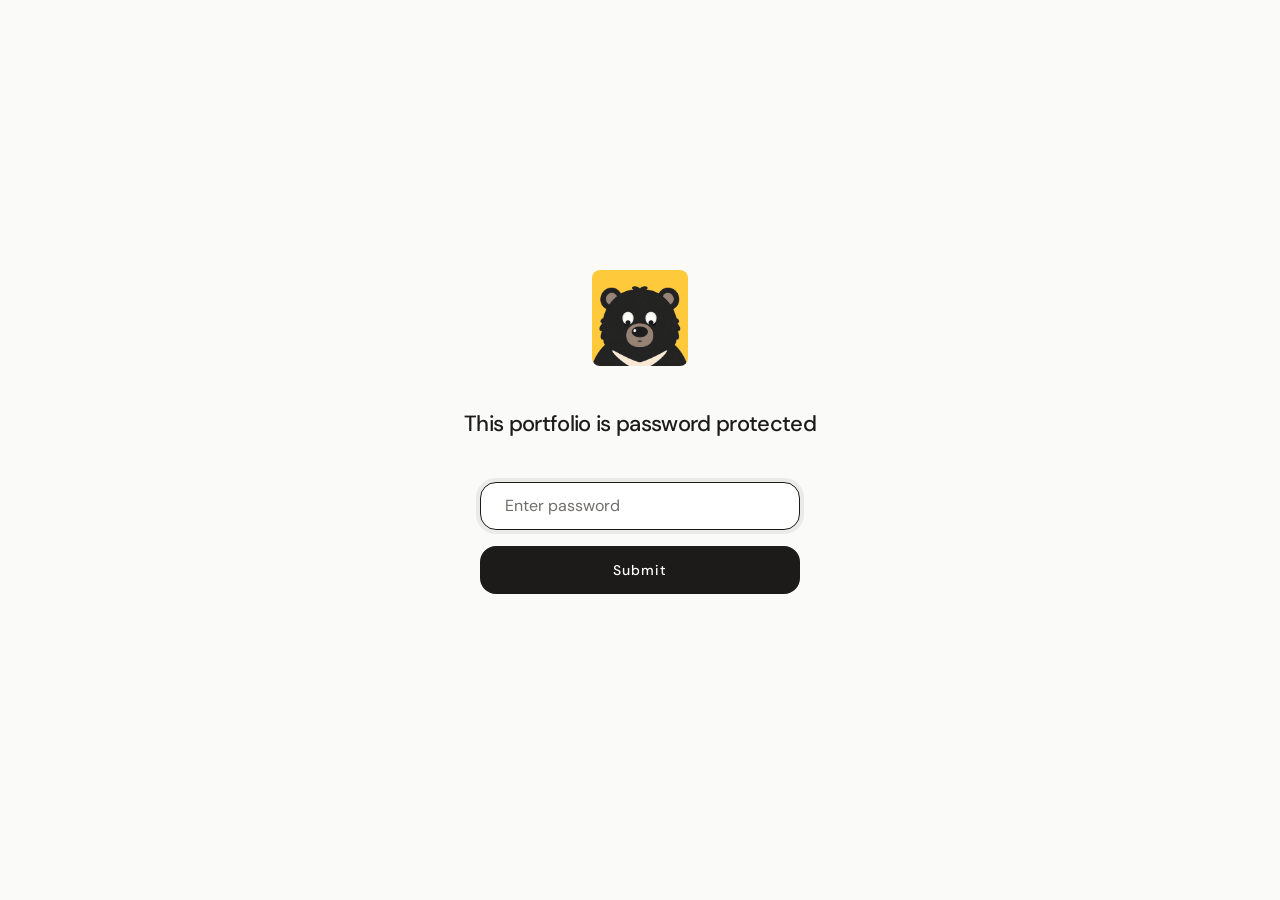
<file: case-nonprofit.html>
<!DOCTYPE html>
<html lang="en">
<head>
  <meta charset="UTF-8" />
  <meta name="viewport" content="width=device-width, initial-scale=1.0" />
  <title>Non-Profit Visual System, Katherine Swei</title>
  <meta name="robots" content="noindex, nofollow" />
  <link rel="preconnect" href="https://fonts.googleapis.com" />
  <link rel="preconnect" href="https://fonts.gstatic.com" crossorigin />
  <link rel="stylesheet" href="./css/tokens.css" />
  <link rel="stylesheet" href="./css/base.css" />
  <link rel="stylesheet" href="./css/portfolio.css" />
  <link rel="stylesheet" href="./css/case-study.css" />
</head>
<body>

  <a class="skip-link" href="#main">Skip to content</a>

  <!-- ── NAV (shared) ── -->
  <header class="nav" role="banner">
    <a href="./work.html" class="nav__mark" aria-label="Katherine Swei, Home">
      <img src="./assets/images/nav-mark.png" alt="" />
    </a>
    <div class="nav__inner">
      <nav aria-label="Primary navigation">
        <ul class="nav__links">
          <li><a href="./work.html" class="nav__link active" data-label="Work"><span class="nav__link-text">Work</span></a></li>
          <li><a href="./about.html" class="nav__link" data-label="About me"><span class="nav__link-text">About me</span></a></li>
        </ul>
      </nav>
    </div>
  </header>

  <main id="main" class="cs">

    <!-- ── HERO: title + one-line summary + cover ── -->
    <header class="cs-hero">
      <!-- Cover image slot. Replace the <span> with an <img> when ready. -->
      <div class="container">
        <div class="cs-hero__cover">
          <span>Cover image, add later</span>
          <!-- <img src="./assets/images/nonprofit.png" alt="Non-Profit Visual System" /> -->
        </div>
      </div>

      <div class="container cs-hero__head">
        <h1 class="cs-hero__title">Non-Profit Visual System</h1>
        <p class="cs-hero__summary">Built a psychology-driven visual system for a gardening community platform.</p>

        <!-- ── META: role + timeline, inline ── -->
        <div class="cs-meta">
          <div class="cs-meta__item">
            <span class="cs-meta__label">Role</span>
            <span class="cs-meta__value">Visual / Brand Designer</span>
          </div>
          <div class="cs-meta__group">
            <div class="cs-meta__item">
              <span class="cs-meta__label">Timeline</span>
              <span class="cs-meta__value">Side project</span>
            </div>
            <div class="cs-meta__item">
              <span class="cs-meta__label">Team</span>
              <span class="cs-meta__value">Solo</span>
            </div>
          </div>
        </div>
      </div>
    </header>

    <!-- ── OUTCOME ── -->
    <section class="cs-section">
      <div class="container cs-split">
        <p class="cs-eyebrow">Outcome</p>
        <h2 class="cs-h">What<span>shipped</span></h2>
        <div class="cs-split__body">
          <p class="cs-lead">A psychology-driven visual system for a gardening community platform that makes the experience feel warm, trustworthy, and inviting.</p>
          <div class="cs-stats" style="margin-top: var(--sp-6);">
            <div class="cs-stat">
              <span class="cs-stat__num">Brand</span>
              <div>
                <h3 class="cs-stat__title">Visual system</h3>
                <p class="cs-stat__desc">A cohesive identity spanning color, type, and components.</p>
              </div>
            </div>
            <div class="cs-stat">
              <span class="cs-stat__num">Psychology</span>
              <div>
                <h3 class="cs-stat__title">Behavior-driven</h3>
                <p class="cs-stat__desc">Grounded design choices in color and behavioral psychology.</p>
              </div>
            </div>
            <div class="cs-stat">
              <span class="cs-stat__num">Side project</span>
              <div>
                <h3 class="cs-stat__title">Self-directed</h3>
                <p class="cs-stat__desc">Built independently for a gardening community.</p>
              </div>
            </div>
          </div>
        </div>
      </div>
    </section>

    <!-- ── PROBLEM ── -->
    <section class="cs-section">
      <div class="container cs-split">
        <p class="cs-eyebrow">Problem</p>
        <h2 class="cs-h">What wasn't<span>working</span></h2>
        <div class="cs-split__body">
          <p class="cs-body">The platform lacked a cohesive visual identity, making it feel impersonal for a community built around connection and growth.</p>
          <p class="cs-body">How might we craft a visual system that feels warm and trustworthy to a gardening community?</p>
        </div>
      </div>
    </section>

    <!-- ── PROCESS ── -->
    <section class="cs-section">
      <div class="container cs-split">
        <p class="cs-eyebrow">Process · 01</p>
        <h2 class="cs-h">Grounding<span>in psychology</span></h2>
        <div class="cs-split__body">
          <p class="cs-body">I researched how color and visual cues shape trust and warmth, then translated that into a direction for the brand.</p>
          <div class="cs-visual" style="margin-top: var(--sp-5);">
            <span>Mood &amp; psychology, visual placeholder</span>
          </div>
        </div>
      </div>
    </section>

    <!-- ── PROCESS ── -->
    <section class="cs-section">
      <div class="container cs-split">
        <p class="cs-eyebrow">Process · 02</p>
        <h2 class="cs-h">Building<span>the system</span></h2>
        <div class="cs-split__body">
          <p class="cs-body">I built out the palette, type, and components into a consistent, reusable visual system.</p>
          <div class="cs-visual" style="margin-top: var(--sp-5);">
            <span>Visual system, visual placeholder</span>
          </div>
        </div>
      </div>
    </section>

    <!-- ── SOLUTION ── -->
    <section class="cs-section">
      <div class="container">
        <div class="cs-split" style="margin-bottom: var(--sp-8);">
          <p class="cs-eyebrow">Solution</p>
          <h2 class="cs-h">The visual<span>system</span></h2>
          <p class="cs-body cs-split__body">The system pairs a warm, nature-rooted palette with friendly type and components, giving the gardening community a cohesive and inviting feel.</p>
        </div>
        <div class="cs-visual-grid">
          <div class="cs-visual"><span>Color &amp; type, placeholder</span></div>
          <div class="cs-visual"><span>Components, placeholder</span></div>
          <div class="cs-visual"><span>Brand in use, placeholder</span></div>
          <div class="cs-visual"><span>Screens, placeholder</span></div>
        </div>
      </div>
    </section>

    <!-- ── REFLECTION ── -->
    <section class="cs-section">
      <div class="container cs-split">
        <h2 class="cs-h">Reflection</h2>
        <div class="cs-split__body cs-reflect">
          <div class="cs-reflect__item">
            <h3 class="cs-reflect__title">What I learned</h3>
            <p class="cs-body">Visual choices carry real emotional weight: grounding them in psychology made the brand feel intentional rather than decorative.</p>
          </div>
          <div class="cs-reflect__item">
            <h3 class="cs-reflect__title">What I'd do differently</h3>
            <p class="cs-body">I&#x27;d test the system with community members to confirm it reads as warm and trustworthy to them, not just to me.</p>
          </div>
        </div>
      </div>
    </section>

    <!-- ── PAGER ── -->
    <nav class="container cs-pager" aria-label="Case study navigation">
      <a class="cs-pager__btn cs-pager__home" href="./work.html">← All work</a>
    </nav>

  </main>

  <!-- ── FOOTER (shared) ── -->
  <footer class="footer">
    <div class="container footer__inner">
      <p class="footer__copy">© 2026 Katherine Swei · Designed by me 🎨 Built with Claude Code + Cursor 💻</p>
      <ul class="footer__links">
        <li><a class="footer__link" href="mailto:katherine.swei123@gmail.com">Email</a></li>
        <li><a class="footer__link" href="https://www.linkedin.com/in/kswei" target="_blank" rel="noopener">LinkedIn</a></li>
      </ul>
    </div>
  </footer>

  <script src="./js/portfolio.js"></script>
</body>
</html>
</file>
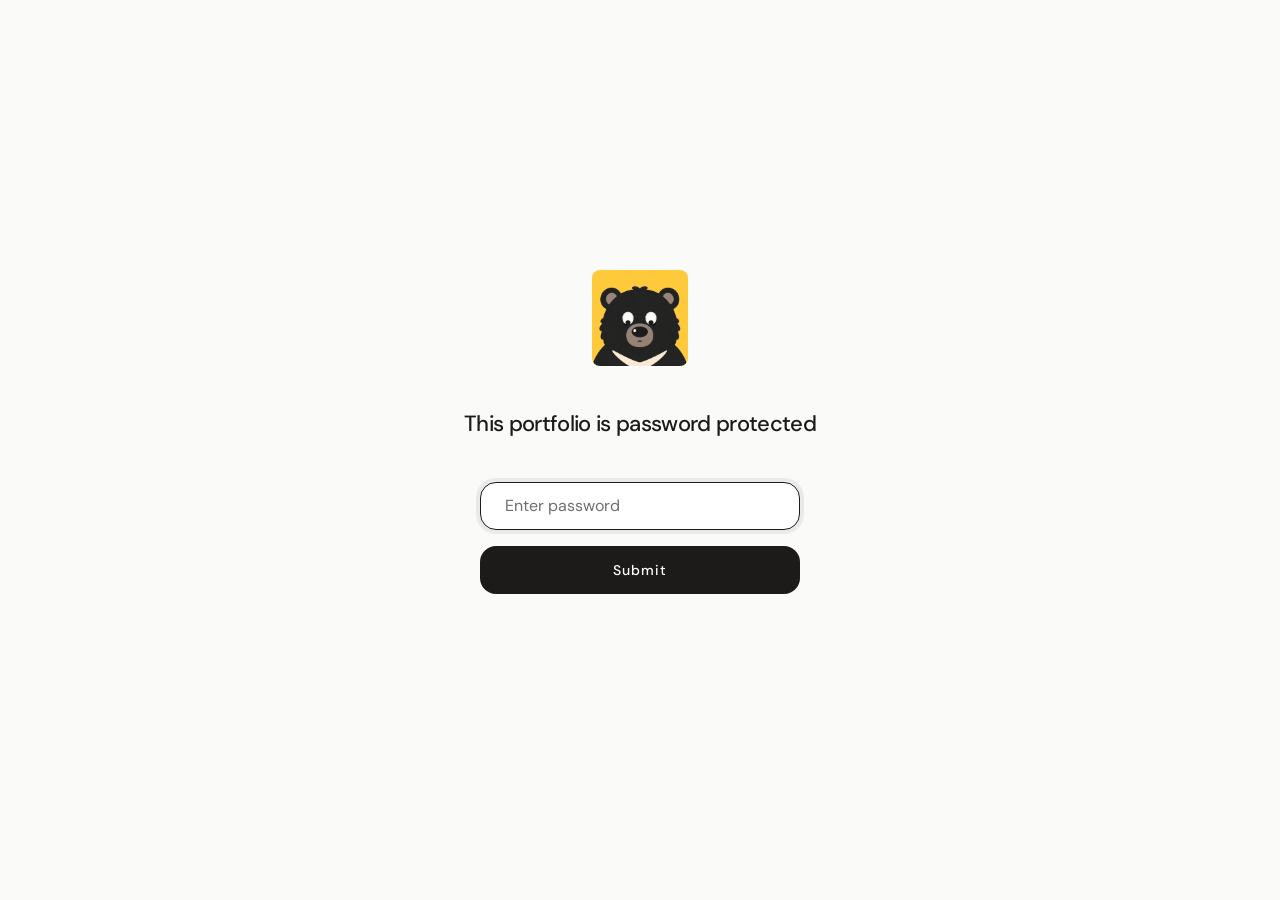
<file: case-rapid-quote.html>
<!DOCTYPE html>
<html lang="en">
<head>
  <meta charset="UTF-8" />
  <meta name="viewport" content="width=device-width, initial-scale=1.0" />
  <title>Rapid Quote Flow for Homeowners, Katherine Swei</title>
  <meta name="robots" content="noindex, nofollow" />
  <link rel="preconnect" href="https://fonts.googleapis.com" />
  <link rel="preconnect" href="https://fonts.gstatic.com" crossorigin />
  <link rel="stylesheet" href="./css/tokens.css" />
  <link rel="stylesheet" href="./css/base.css" />
  <link rel="stylesheet" href="./css/portfolio.css" />
  <link rel="stylesheet" href="./css/case-study.css" />
</head>
<body>

  <a class="skip-link" href="#main">Skip to content</a>

  <!-- ── NAV (shared) ── -->
  <header class="nav" role="banner">
    <a href="./work.html" class="nav__mark" aria-label="Katherine Swei, Home">
      <img src="./assets/images/nav-mark.png" alt="" />
    </a>
    <div class="nav__inner">
      <nav aria-label="Primary navigation">
        <ul class="nav__links">
          <li><a href="./work.html" class="nav__link active" data-label="Work"><span class="nav__link-text">Work</span></a></li>
          <li><a href="./about.html" class="nav__link" data-label="About me"><span class="nav__link-text">About me</span></a></li>
        </ul>
      </nav>
    </div>
  </header>

  <main id="main" class="cs">

    <!-- ── HERO: title + one-line summary + cover ── -->
    <header class="cs-hero">
      <!-- Cover image slot. Replace the <span> with an <img> when ready. -->
      <div class="container">
        <div class="cs-hero__cover">
          <span>Cover image, add later</span>
          <!-- <img src="./assets/images/rapid-quote.png" alt="Rapid Quote Flow for Homeowners" /> -->
        </div>
      </div>

      <div class="container cs-hero__head">
        <h1 class="cs-hero__title">Rapid Quote Flow for Homeowners</h1>
        <p class="cs-hero__summary">Streamlined the mobile web quote flow to help homeowners request quotes faster, reducing wait time from 2 weeks to 3 minutes.</p>

        <!-- ── META: role + timeline, inline ── -->
        <div class="cs-meta">
          <div class="cs-meta__item">
            <span class="cs-meta__label">Role</span>
            <span class="cs-meta__value">UX Design Intern</span>
          </div>
          <div class="cs-meta__group">
            <div class="cs-meta__item">
              <span class="cs-meta__label">Timeline</span>
              <span class="cs-meta__value">Summer Internship</span>
            </div>
            <div class="cs-meta__item">
              <span class="cs-meta__label">Team</span>
              <span class="cs-meta__value">Design · Engineering</span>
            </div>
          </div>
        </div>
      </div>
    </header>

    <!-- ── OUTCOME ── -->
    <section class="cs-section">
      <div class="container cs-split">
        <p class="cs-eyebrow">Outcome</p>
        <h2 class="cs-h">What<span>shipped</span></h2>
        <div class="cs-split__body">
          <p class="cs-lead">A streamlined mobile web quote flow that cut homeowner wait time from two weeks to three minutes.</p>
          <div class="cs-stats" style="margin-top: var(--sp-6);">
            <div class="cs-stat">
              <span class="cs-stat__num">2 wks → 3 min</span>
              <div>
                <h3 class="cs-stat__title">Faster quotes</h3>
                <p class="cs-stat__desc">Cut homeowner wait time dramatically.</p>
              </div>
            </div>
            <div class="cs-stat">
              <span class="cs-stat__num">mWeb</span>
              <div>
                <h3 class="cs-stat__title">Mobile-first</h3>
                <p class="cs-stat__desc">Redesigned specifically for the mobile web experience.</p>
              </div>
            </div>
            <div class="cs-stat">
              <span class="cs-stat__num">Internship</span>
              <div>
                <h3 class="cs-stat__title">Shipped</h3>
                <p class="cs-stat__desc">Designed and shipped during my internship.</p>
              </div>
            </div>
          </div>
        </div>
      </div>
    </section>

    <!-- ── PROBLEM ── -->
    <section class="cs-section">
      <div class="container cs-split">
        <p class="cs-eyebrow">Problem</p>
        <h2 class="cs-h">What wasn't<span>working</span></h2>
        <div class="cs-split__body">
          <p class="cs-body">Homeowners requesting a quote faced a slow, multi-step process that could take up to two weeks, causing drop-off and frustration.</p>
          <p class="cs-body">How might we help homeowners get a quote in minutes instead of weeks?</p>
        </div>
      </div>
    </section>

    <!-- ── PROCESS ── -->
    <section class="cs-section">
      <div class="container cs-split">
        <p class="cs-eyebrow">Process · 01</p>
        <h2 class="cs-h">Mapping<span>the journey</span></h2>
        <div class="cs-split__body">
          <p class="cs-body">I mapped the existing quote journey to find where homeowners stalled, waited, or abandoned the process.</p>
          <div class="cs-visual" style="margin-top: var(--sp-5);">
            <span>Journey map, visual placeholder</span>
          </div>
        </div>
      </div>
    </section>

    <!-- ── PROCESS ── -->
    <section class="cs-section">
      <div class="container cs-split">
        <p class="cs-eyebrow">Process · 02</p>
        <h2 class="cs-h">Redesigning<span>the flow</span></h2>
        <div class="cs-split__body">
          <p class="cs-body">I redesigned the mobile flow to collect only what&#x27;s essential and return a quote almost immediately.</p>
          <div class="cs-visual" style="margin-top: var(--sp-5);">
            <span>Mobile flow, visual placeholder</span>
          </div>
        </div>
      </div>
    </section>

    <!-- ── SOLUTION ── -->
    <section class="cs-section">
      <div class="container">
        <div class="cs-split" style="margin-bottom: var(--sp-8);">
          <p class="cs-eyebrow">Solution</p>
          <h2 class="cs-h">The streamlined<span>flow</span></h2>
          <p class="cs-body cs-split__body">The redesigned mobile web flow gets homeowners from request to quote in minutes, with a focused set of steps and an instant result.</p>
        </div>
        <div class="cs-visual-grid">
          <div class="cs-visual"><span>Quote entry, placeholder</span></div>
          <div class="cs-visual"><span>Streamlined steps, placeholder</span></div>
          <div class="cs-visual"><span>Instant result, placeholder</span></div>
          <div class="cs-visual"><span>Mobile flow, placeholder</span></div>
        </div>
      </div>
    </section>

    <!-- ── REFLECTION ── -->
    <section class="cs-section">
      <div class="container cs-split">
        <h2 class="cs-h">Reflection</h2>
        <div class="cs-split__body cs-reflect">
          <div class="cs-reflect__item">
            <h3 class="cs-reflect__title">What I learned</h3>
            <p class="cs-body">Removing steps is a feature: cutting the flow down to essentials did more for conversion than any visual polish.</p>
          </div>
          <div class="cs-reflect__item">
            <h3 class="cs-reflect__title">What I'd do differently</h3>
            <p class="cs-body">I&#x27;d test the shortened flow with real homeowners to confirm nothing essential was lost.</p>
          </div>
        </div>
      </div>
    </section>

    <!-- ── PAGER ── -->
    <nav class="container cs-pager" aria-label="Case study navigation">
      <a class="cs-pager__btn cs-pager__home" href="./work.html">← All work</a>
    </nav>

  </main>

  <!-- ── FOOTER (shared) ── -->
  <footer class="footer">
    <div class="container footer__inner">
      <p class="footer__copy">© 2026 Katherine Swei · Designed by me 🎨 Built with Claude Code + Cursor 💻</p>
      <ul class="footer__links">
        <li><a class="footer__link" href="mailto:katherine.swei123@gmail.com">Email</a></li>
        <li><a class="footer__link" href="https://www.linkedin.com/in/kswei" target="_blank" rel="noopener">LinkedIn</a></li>
      </ul>
    </div>
  </footer>

  <script src="./js/portfolio.js"></script>
</body>
</html>
</file>
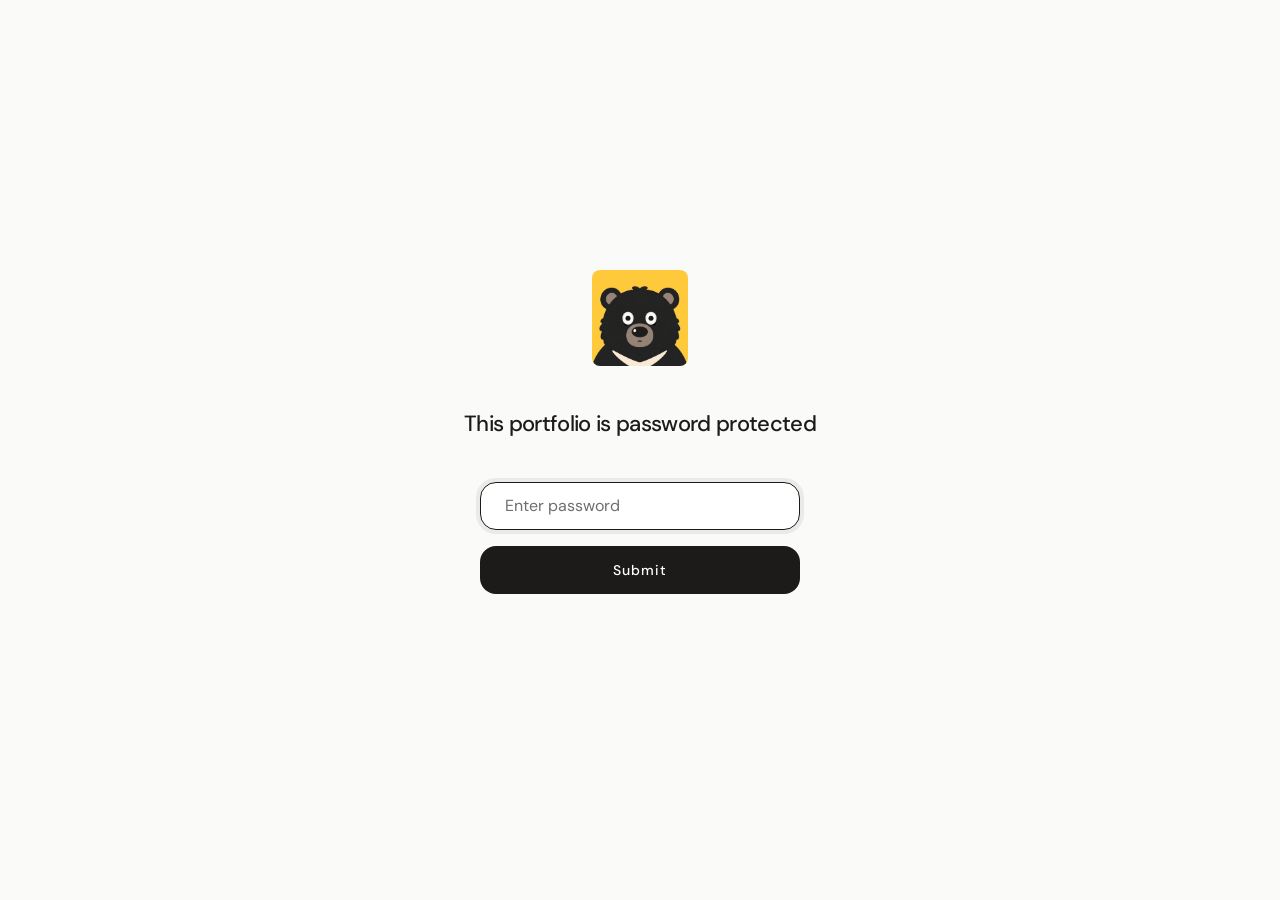
<file: case-shipping-ai.html>
<!DOCTYPE html>
<html lang="en">
<head>
  <meta charset="UTF-8" />
  <meta name="viewport" content="width=device-width, initial-scale=1.0" />
  <title>Designing and Shipping with AI, Katherine Swei</title>
  <meta name="robots" content="noindex, nofollow" />
  <link rel="preconnect" href="https://fonts.googleapis.com" />
  <link rel="preconnect" href="https://fonts.gstatic.com" crossorigin />
  <link rel="stylesheet" href="./css/tokens.css" />
  <link rel="stylesheet" href="./css/base.css" />
  <link rel="stylesheet" href="./css/portfolio.css" />
  <link rel="stylesheet" href="./css/case-study.css" />
  <style>
    .sa-summary {
      display: grid;
      grid-template-columns: 1fr 1fr;
      gap: clamp(24px, 4vw, 48px) clamp(32px, 5vw, 72px);
    }
    .sa-summary__label {
      font-size: var(--text-lg);
      font-weight: var(--weight-semibold);
      letter-spacing: 0.02em;
      color: var(--color-text-primary);
      margin: 0 0 8px;
    }
    .sa-summary__list {
      margin: 0;
      padding-left: 1.15em;
      list-style: disc;
      color: var(--color-text-secondary);
    }
    .sa-summary__list li { margin: 0.35em 0; }
    @media (max-width: 640px) { .sa-summary { grid-template-columns: 1fr; } }
    .sa-list { margin: var(--sp-4) 0 0; padding-left: 1.15em; list-style: disc; color: var(--color-text-secondary); }
    .sa-list li { margin: 0.4em 0; }
    .sa-prose { max-width: none; }
    .sa-media {
      margin-top: var(--sp-6);
      border-radius: var(--radius-lg);
      overflow: hidden;
      background: var(--color-surface);
      border: 1px solid var(--color-border-subtle);
      padding: clamp(16px, 3vw, 40px);
    }
    .sa-media img,
    .sa-media video { display: block; width: 100%; height: auto; border-radius: 8px; }
    .sa-media-grid {
      margin-top: var(--sp-6);
      display: grid;
      grid-template-columns: repeat(2, 1fr);
      gap: var(--sp-4);
    }
    .sa-media-grid .sa-media { margin-top: 0; padding: 20px; }
    .sa-media-grid .sa-media video {
      aspect-ratio: 4 / 3;
      height: auto;
      object-fit: cover;
      object-position: top left;
      background: var(--color-surface);
      vertical-align: bottom;
    }
    .sa-placeholder {
      margin-top: var(--sp-6);
      border-radius: var(--radius-lg);
      aspect-ratio: 16 / 10;
      background: var(--color-surface);
      border: 1px dashed var(--color-border);
      display: grid;
      place-items: center;
      color: var(--color-text-tertiary);
      font-size: var(--text-sm);
      font-weight: var(--weight-medium);
      text-align: center;
      padding: var(--sp-4);
    }
    .sa-media-grid .sa-placeholder { margin-top: 0; }
    .sa-subblock { margin-top: var(--sp-8); }
    .sa-subblock h3 {
      font-size: var(--text-xl);
      font-weight: var(--weight-semibold);
      letter-spacing: -0.01em;
      color: var(--color-text-primary);
      margin: 0 0 var(--sp-2);
    }
    @media (max-width: 640px) {
      .sa-media-grid { grid-template-columns: 1fr; }
    }
  </style>
</head>
<body>

  <a class="skip-link" href="#main">Skip to content</a>

  <!-- ── NAV (shared) ── -->
  <header class="nav" role="banner">
    <a href="./work.html" class="nav__mark" aria-label="Katherine Swei, Home">
      <img src="./assets/images/nav-mark.png" alt="" />
    </a>
    <div class="nav__inner">
      <nav aria-label="Primary navigation">
        <ul class="nav__links">
          <li><a href="./work.html" class="nav__link active" data-label="Work"><span class="nav__link-text">Work</span></a></li>
          <li><a href="./about.html" class="nav__link" data-label="About me"><span class="nav__link-text">About me</span></a></li>
        </ul>
      </nav>
    </div>
  </header>

  <main id="main" class="cs">

    <!-- ── HERO: title + one-line summary ── -->
    <header class="cs-hero">
      <div class="container cs-hero__head">
        <h1 class="cs-hero__title">Designing and Shipping with AI</h1>
        <p class="cs-hero__summary">Used AI tools to translate designs into production-ready code, enabling faster iteration and lightweight UI updates with minimal engineering dependency.</p>
      </div>
    </header>

    <!-- ── SUMMARY: my role / impact ── -->
    <section class="cs-section">
      <div class="container">
        <div class="sa-summary">
          <div>
            <p class="sa-summary__label">My role</p>
            <ul class="sa-summary__list">
              <li>Wrote and shipped production-ready code with Cursor</li>
              <li>Built interactive prototypes in Figma Make to align teams</li>
              <li>Ran internal talks and demos to grow AI adoption</li>
            </ul>
          </div>
          <div>
            <p class="sa-summary__label">Impact</p>
            <ul class="sa-summary__list">
              <li>Shortened the loop from design to shipped UI</li>
              <li>Shipped UI updates with minimal engineering dependency</li>
              <li>Drove AI adoption and experimentation across the org</li>
            </ul>
          </div>
        </div>
      </div>
    </section>

    <!-- ── EXAMPLE 1 ── -->
    <section class="cs-section">
      <div class="container cs-split">
        <p class="cs-eyebrow">Example 1 · Using AI to ship code</p>
        <h2 class="cs-h">From design to production<span>with AI</span></h2>
        <div class="cs-split__body">
          <p class="cs-body">First designer at Wayfair to use AI tools (Cursor) to write and ship production-ready code for lightweight UI changes.</p>
          <ul class="sa-list">
            <li>Translate design directly into code</li>
            <li>Make live updates without engineering dependency</li>
            <li>Reduce handoff time and iteration cycles</li>
          </ul>
        </div>
      </div>
      <div class="container">
        <div class="sa-media">
          <img src="./assets/images/cursor-push-pr.png" alt="Using Cursor to write and push production-ready code changes at Wayfair" />
        </div>
      </div>
    </section>

    <!-- ── EXAMPLE 2 ── -->
    <section class="cs-section">
      <div class="container cs-split">
        <p class="cs-eyebrow">Example 2 · AI for prototyping &amp; vision</p>
        <h2 class="cs-h">Prototyping ideas<span>to align on direction</span></h2>
        <div class="cs-split__body">
          <p class="cs-body">I use Figma Make to create realistic, interactive prototypes that help teams quickly visualize ideas and align on product direction. These prototypes communicate the product vision, support leadership reviews, and drive roadmap decisions.</p>
        </div>
      </div>
      <div class="container">
        <div class="sa-media-grid">
          <div class="sa-media">
            <video src="./assets/videos/prototyping-1.mp4" autoplay muted loop playsinline></video>
          </div>
          <div class="sa-media">
            <video src="./assets/videos/prototyping-2.mp4" autoplay muted loop playsinline></video>
          </div>
        </div>

        <div class="sa-subblock">
          <h3>Building Wayfair's first Figma Make iOS template</h3>
          <p class="cs-body sa-prose">PMs were blocked by the lack of a Wayfair theme and usable code output. So I created a token-based system and used Claude to generate a structured code foundation, enabling on-brand results and faster ideation.</p>
          <div class="sa-media">
            <video src="./assets/videos/figma-make-ios.mp4" autoplay muted loop playsinline></video>
          </div>
        </div>
      </div>
    </section>

    <!-- ── EXAMPLE 3 · BEING A CHANGE MAKER ── -->
    <section class="cs-section">
      <div class="container cs-split">
        <p class="cs-eyebrow">Example 3 · Being a change maker</p>
        <h2 class="cs-h">Growing an AI community<span>at Wayfair</span></h2>
        <div class="cs-split__body">
          <p class="cs-body">I enjoy sharing what I learn. I created a CT-Mock for the org's PMs and designers, packaged in a single doc anyone can pick up to start using AI in their workflow.</p>
          <p class="cs-body">I also run internal talks and demos to introduce AI workflows and tools, helping teams adopt AI in their daily work and improving efficiency and experimentation across the organization.</p>
          <p class="cs-body" style="font-size: var(--text-base); color: var(--color-text-tertiary);">(Due to confidentiality, I can't share more details here, but I'm happy to walk through how I did it.)</p>
        </div>
      </div>
      <div class="container">
        <div class="sa-media-grid">
          <div class="sa-media"><img src="./assets/images/talk-cursor-designers.jpg" alt="Internal talk introducing Cursor to designers" /></div>
          <div class="sa-media"><img src="./assets/images/talk-cursor-learning.jpg" alt="Internal session on learning to build with Cursor" /></div>
          <div class="sa-media"><img src="./assets/images/talk-figma-make.jpg" alt="Internal demo of Figma Make prototyping" /></div>
          <div class="sa-media"><img src="./assets/images/talk-figma-plugin.jpg" alt="Internal talk on a Figma plugin workflow" /></div>
        </div>
      </div>
    </section>

    <!-- ── PAGER ── -->
    <nav class="container cs-pager" aria-label="Case study navigation">
      <a class="cs-pager__btn cs-pager__home" href="./work.html">← All work</a>
    </nav>

  </main>

  <!-- ── FOOTER (shared) ── -->
  <footer class="footer">
    <div class="container footer__inner">
      <p class="footer__copy">© 2026 Katherine Swei · Designed by me 🎨 Built with Claude Code + Cursor 💻</p>
      <ul class="footer__links">
        <li><a class="footer__link" href="mailto:katherine.swei123@gmail.com">Email</a></li>
        <li><a class="footer__link" href="https://www.linkedin.com/in/kswei" target="_blank" rel="noopener">LinkedIn</a></li>
      </ul>
    </div>
  </footer>

  <script src="./js/portfolio.js"></script>
</body>
</html>
</file>
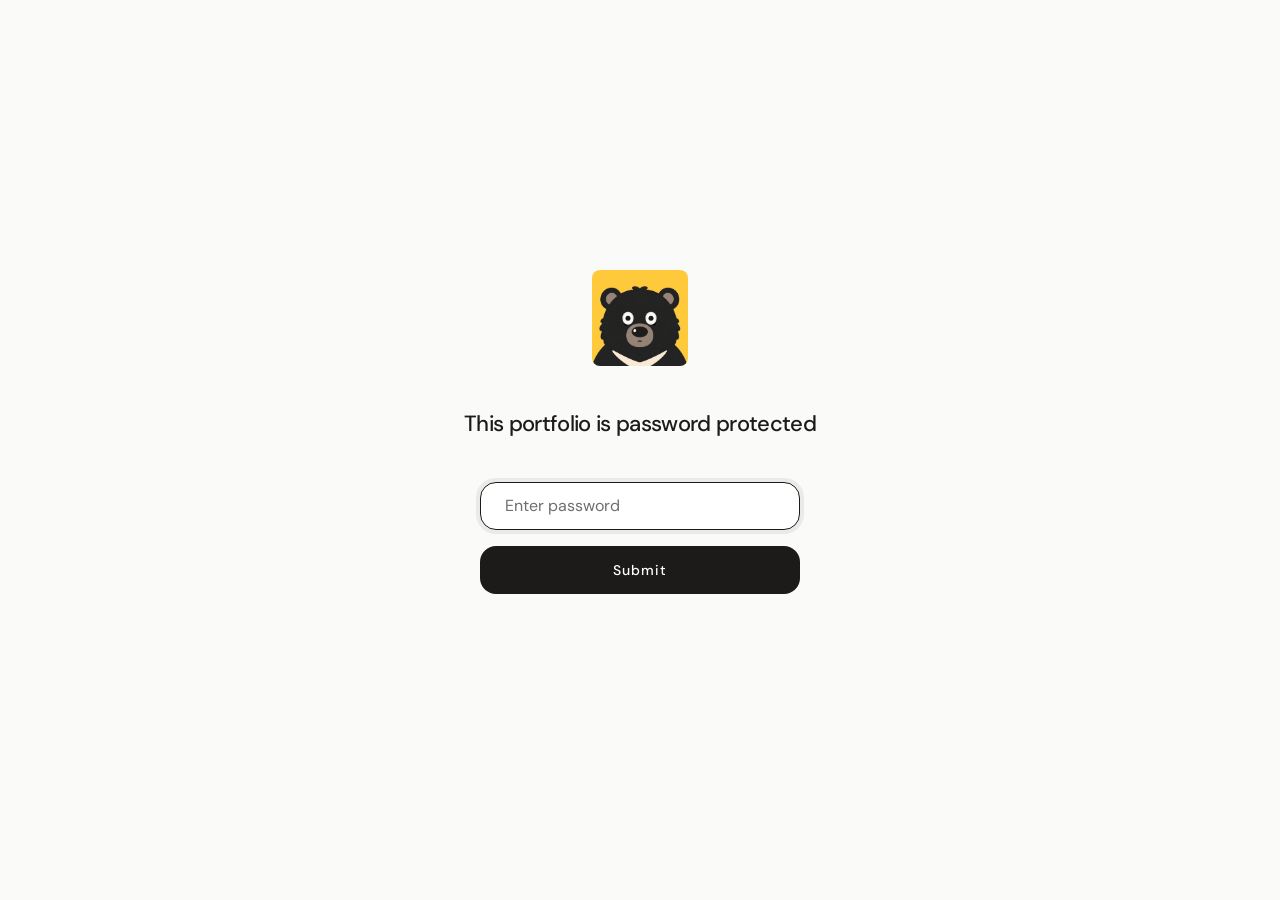
<file: case-template-system.html>
<!DOCTYPE html>
<html lang="en">
<head>
  <meta charset="UTF-8" />
  <meta name="viewport" content="width=device-width, initial-scale=1.0" />
  <title>Wayfair Internal Template System, Katherine Swei</title>
  <meta name="robots" content="noindex, nofollow" />
  <link rel="preconnect" href="https://fonts.googleapis.com" />
  <link rel="preconnect" href="https://fonts.gstatic.com" crossorigin />
  <link rel="stylesheet" href="./css/tokens.css" />
  <link rel="stylesheet" href="./css/base.css" />
  <link rel="stylesheet" href="./css/portfolio.css" />
  <link rel="stylesheet" href="./css/case-study.css" />
  <style>
    .cs-hero__cover--template {
      position: relative;
      background: #A5B4FC;
      display: block;
      border: none;
    }
    .cs-hero__cover--template .cs-hero__cover__media {
      position: absolute;
      top: var(--sp-4);
      left: var(--sp-4);
      bottom: 0;
      width: calc(100% - var(--sp-4) * 2);
      overflow: hidden;
    }
    .cs-hero__cover--template video {
      position: static;
      width: 100%;
      height: 100%;
      object-fit: cover;
      object-position: top left;
      display: block;
      border-radius: 0;
    }
    .cs-meta {
      display: flex;
      flex-wrap: wrap;
      column-gap: var(--sp-10);
      row-gap: var(--sp-4);
    }
    .cs-problem-visual {
      margin-top: var(--sp-5);
      background: #EFEFEF;
      padding: var(--sp-2);
      border-radius: 8px;
    }
    .cs-problem-visual img {
      width: 100%;
      height: auto;
      display: block;
    }
    .cs-problem-visual__desc {
      margin: var(--sp-2) 0 0;
      font-size: var(--text-lg);
      line-height: var(--leading-normal);
      color: var(--color-text-secondary);
    }
    .cs-difficulties {
      margin-top: var(--sp-8);
    }
    .cs-difficulties__grid {
      display: grid;
      grid-template-columns: repeat(3, 1fr);
      gap: var(--sp-4);
    }
    .cs-difficulty {
      background: var(--color-surface);
      border: 1px solid var(--color-border-subtle);
      border-radius: var(--radius-lg);
      padding: var(--sp-4);
    }
    .cs-difficulty__title {
      font-size: var(--text-lg);
      font-weight: var(--weight-semibold);
      color: var(--color-text-primary);
      margin: 0 0 var(--sp-2);
    }
    .cs-difficulty__emoji {
      margin-right: 0.25em;
    }
    .cs-difficulty__desc {
      font-size: var(--text-lg);
      line-height: var(--leading-normal);
      color: var(--color-text-secondary);
      margin: 0;
    }
    @media (max-width: 760px) {
      .cs-difficulties__grid { grid-template-columns: 1fr; }
    }

    /* at-a-glance summary grid */
    .cs-summary { display: grid; grid-template-columns: 1fr 1fr; gap: clamp(24px,4vw,48px) clamp(32px,5vw,72px); }
    .cs-summary__label { font-size: var(--text-lg); font-weight: var(--weight-semibold); letter-spacing: 0.02em; color: var(--color-text-primary); margin: 0 0 8px; }
    .cs-summary p.cs-body { margin: 0; }
    .cs-summary__list { margin: 0; padding-left: 1.15em; list-style: disc; color: var(--color-text-secondary); font-size: var(--text-lg); line-height: var(--leading-normal); }
    .cs-summary__list li { margin: 0.25em 0; }
    @media (max-width: 640px) { .cs-summary { grid-template-columns: 1fr; } }

    /* 3-up pain-point cards */
    .g-cols { display: grid; grid-template-columns: repeat(3, 1fr); gap: clamp(16px,3vw,32px); margin-top: var(--sp-6); }
    .g-card__n { font-size: var(--text-2xl); margin: 0 0 6px; line-height: 1; }
    .g-card__t { font-size: var(--text-lg); font-weight: var(--weight-semibold); color: var(--color-text-primary); margin: 0 0 6px; }
    .g-card__d { font-size: var(--text-lg); line-height: var(--leading-relaxed); color: var(--color-text-secondary); margin: 0; }
    @media (max-width: 720px) { .g-cols { grid-template-columns: 1fr; } }

    /* big design-goal statement */
    .g-goal { border-radius: var(--radius-lg); background: var(--color-surface); padding: clamp(32px, 6vw, 88px) clamp(24px, 4vw, 56px); }
    .g-goal__h { font-size: clamp(28px, 3.6vw, 44px); font-weight: var(--weight-semibold); line-height: var(--leading-tight); letter-spacing: -0.02em; color: var(--color-text-primary); margin: var(--sp-3) 0 0; max-width: 24ch; }

    /* solution steps + media */
    .g-pillar { margin-top: var(--sp-10); }
    .g-media { margin-top: 20px; border-radius: var(--radius-lg); background: #FCFCFB; border: 1px solid var(--color-border-subtle); padding: clamp(12px,2vw,24px); overflow: hidden; }
    .g-media img { display: block; width: 100%; height: auto; border-radius: 8px; }
    .g-placeholder { margin-top: 20px; border-radius: var(--radius-lg); aspect-ratio: 16/9; background: var(--color-surface); border: 1px dashed var(--color-border); display: grid; place-items: center; color: var(--color-text-tertiary); font-size: var(--text-sm); font-weight: var(--weight-medium); text-align: center; padding: var(--sp-4); }
  </style>
</head>
<body>

  <a class="skip-link" href="#main">Skip to content</a>

  <!-- ── NAV (shared) ── -->
  <header class="nav" role="banner">
    <a href="./work.html" class="nav__mark" aria-label="Katherine Swei, Home">
      <img src="./assets/images/nav-mark.png" alt="" />
    </a>
    <div class="nav__inner">
      <nav aria-label="Primary navigation">
        <ul class="nav__links">
          <li><a href="./work.html" class="nav__link active" data-label="Work"><span class="nav__link-text">Work</span></a></li>
          <li><a href="./about.html" class="nav__link" data-label="About me"><span class="nav__link-text">About me</span></a></li>
        </ul>
      </nav>
    </div>
  </header>

  <main id="main" class="cs">

    <!-- ── HERO: title + one-line summary + cover ── -->
    <header class="cs-hero">
      <!-- Cover image slot. Replace the <span> with an <img> when ready. -->
      <div class="container">
        <div class="cs-hero__cover cs-hero__cover--template">
          <div class="cs-hero__cover__media">
            <video autoplay loop muted playsinline aria-label="Wayfair Internal Template System walkthrough">
              <source src="./assets/videos/template-system.webm" type="video/webm" />
              <source src="./assets/videos/template-system.mp4" type="video/mp4" />
            </video>
          </div>
        </div>
      </div>

      <div class="container cs-hero__head">
        <h1 class="cs-hero__title">Wayfair Internal Template System</h1>
        <p class="cs-hero__summary">A reusable template system for Block Builder, Wayfair's internal CMS, cutting page-creation time by ~83% and helping teams scale high-traffic launches.</p>
      </div>
    </header>

    <!-- ── AT A GLANCE ── -->
    <section class="cs-section">
      <div class="container">
        <div class="cs-summary">
          <div>
            <p class="cs-summary__label">Problem</p>
            <p class="cs-body">To build one campaign page, content managers assembled 8–22 nested blocks from ~994 block types, with no way to preview before publishing. Slow, complex, and error-prone.</p>
          </div>
          <div>
            <p class="cs-summary__label">My role</p>
            <ul class="cs-summary__list">
              <li>Product Designer II, led the template system end to end</li>
              <li>Audited flows and aligned stakeholders early</li>
              <li>Designed the create → preview → replace experience</li>
            </ul>
          </div>
          <div>
            <p class="cs-summary__label">Solution</p>
            <p class="cs-body">A reusable template system inside Block Builder: pick a template, preview exactly what it creates, and replace placeholder content, instead of building every page from scratch.</p>
          </div>
          <div>
            <p class="cs-summary__label">Team</p>
            <ul class="cs-summary__list">
              <li>Content Platform, Wayfair</li>
              <li>With PM, EM, and engineers</li>
              <li>April – August 2025</li>
            </ul>
          </div>
        </div>
      </div>
    </section>

    <!-- ── IMPACT ── -->
    <section class="cs-section">
      <div class="container cs-split">
        <p class="cs-eyebrow">Impact</p>
        <h2 class="cs-h">Faster launches,<span>more capacity</span></h2>
        <div class="cs-split__body">
          <div class="cs-stats">
            <div class="cs-stat">
              <span class="cs-stat__num">~83%</span>
              <div>
                <h3 class="cs-stat__title">Time saved</h3>
                <p class="cs-stat__desc">Building a page dropped from ~60 minutes to ~10 minutes.</p>
              </div>
            </div>
            <div class="cs-stat">
              <span class="cs-stat__num">+3k</span>
              <div>
                <h3 class="cs-stat__title">Pages / quarter</h3>
                <p class="cs-stat__desc">of new capacity, reinvested into pages that drive traffic &amp; revenue.</p>
              </div>
            </div>
            <div class="cs-stat">
              <span class="cs-stat__num">11.3%</span>
              <div>
                <h3 class="cs-stat__title">Adoption</h3>
                <p class="cs-stat__desc">within the first month of launch.</p>
              </div>
            </div>
          </div>
        </div>
      </div>
    </section>

    <!-- ── OVERVIEW ── -->
    <section class="cs-section">
      <div class="container cs-split">
        <p class="cs-eyebrow">Overview</p>
        <h2 class="cs-h">Block Builder powers<span>thousands of Wayfair pages</span></h2>
        <div class="cs-split__body">
          <p class="cs-body">Block Builder is Wayfair's internal CMS, the backbone of the site. Every page on Wayfair.com, from homepages to category and checkout pages, is created and scheduled through it by assembling reusable "blocks."</p>
        </div>
      </div>
    </section>

    <!-- ── PROBLEM ── -->
    <section class="cs-section">
      <div class="container">
        <p class="cs-eyebrow">The problem</p>
        <h2 class="cs-h" style="margin-bottom: var(--sp-3);">Building one page was slow, complex, and unpredictable</h2>
        <p class="cs-body">Every page means assembling blocks by hand, and content managers repeat the same loop again and again: find the right block type, configure its nested layers, and do it 8–22 times per page. Then they can't see the result until it's published.</p>
        <div class="cs-problem-visual">
          <img src="./assets/images/bb-template-problem.png" alt="Block Builder paginated blocks mapped to components on a Wayfair campaign page" />
          <p class="cs-problem-visual__desc">Every block has a block type (banner, collection, etc.); 1 block = 1 component on a page.</p>
        </div>
        <div class="g-cols">
          <div>
            <p class="g-card__n" aria-hidden="true">😵‍💫</p>
            <h3 class="g-card__t">Overwhelming block types</h3>
            <p class="g-card__d">Find the right type among ~994 options, often with no guidance on which to pick.</p>
          </div>
          <div>
            <p class="g-card__n" aria-hidden="true">⏳</p>
            <h3 class="g-card__t">Time-consuming</h3>
            <p class="g-card__d">8–22 nested blocks per page, roughly an hour to build a single campaign page.</p>
          </div>
          <div>
            <p class="g-card__n" aria-hidden="true">❓</p>
            <h3 class="g-card__t">Flying blind</h3>
            <p class="g-card__d">No way to preview until publish, causing constant back-and-forth revisions.</p>
          </div>
        </div>
      </div>
    </section>

    <!-- ── DESIGN GOAL ── -->
    <section class="cs-section">
      <div class="container">
        <div class="g-goal">
          <p class="cs-eyebrow">Design goal</p>
          <h2 class="g-goal__h">Design a template system that helps content managers save a ton of time.</h2>
        </div>
      </div>
    </section>

    <!-- ── DESIGN PROCESS ── -->
    <section class="cs-section">
      <div class="container cs-split">
        <p class="cs-eyebrow">Design process</p>
        <h2 class="cs-h">Scoping the design<span>for stakeholder alignment</span></h2>
        <div class="cs-split__body">
          <p class="cs-body">Block Builder is a complex tool, so I started from patterns content managers already knew, auditing familiar platforms to lower the learning curve. Then I mapped every key user flow to cover the edge cases, and built mockups to align stakeholders early and speed up decisions.</p>
        </div>
      </div>
      <div class="container">
        <div class="g-placeholder" style="aspect-ratio: 21/9;">Design audit &amp; user-flow mapping (add later)</div>
      </div>
    </section>

    <!-- ── TAKING INITIATIVE ── -->
    <section class="cs-section">
      <div class="container cs-split">
        <p class="cs-eyebrow">Taking initiative</p>
        <h2 class="cs-h">Spotting a deeper problem<span>and getting it on the roadmap</span></h2>
        <div class="cs-split__body">
          <p class="cs-body">While designing templates, I kept hitting a bigger issue: navigating Block Builder's nested blocks, where drawers can go <strong>8 levels deep</strong>. On my own initiative, I audited how other complex tools handle deep hierarchy and designed a <strong>"Mini-Tree" sidebar</strong> so users can always see where they are and jump between layers.</p>
          <p class="cs-body">To win buy-in on a tight deadline, I framed it not as a new feature but as a lighter visual treatment of our existing "Tree", which made it easy for engineering to T-shirt size and for PMs to add it to the roadmap. A quick prototype sealed the alignment.</p>
        </div>
      </div>
      <div class="container">
        <div class="g-placeholder" style="aspect-ratio: 16/9;">"Mini-Tree" sidebar concept (add later)</div>
      </div>
    </section>

    <!-- ── SOLUTION ── -->
    <section class="cs-section">
      <div class="container">
        <div class="cs-split" style="margin-bottom: var(--sp-6);">
          <p class="cs-eyebrow">The solution</p>
          <h2 class="cs-h">A template flow that solves<span>all three pain points</span></h2>
          <p class="cs-body cs-split__body">The system meets content managers where they already create blocks, then guides them from choosing a template to previewing it to filling in real content.</p>
        </div>

        <div class="g-pillar">
          <h3 class="g-card__t" style="font-size: var(--text-xl);">1 · Switch between block type and template</h3>
          <p class="cs-body">I added a tab in the create-block flow so users can choose a template instead of a raw block type, right where they already work, making the feature discoverable without disrupting existing behavior. Templates also show a visual preview at the first layer, so it's easy to tell what a block will look like.</p>
          <div class="g-placeholder">Add template tab + first-layer preview, before/after (add later)</div>
        </div>

        <div class="g-pillar">
          <h3 class="g-card__t" style="font-size: var(--text-xl);">2 · Preview the details before committing</h3>
          <p class="cs-body">A template details page clarifies exactly what's being added, the relationships between the nested blocks it will create, side by side with a preview of how it will look, so there are no surprises later when multiple blocks appear.</p>
          <div class="g-placeholder">Template details page, relationships + preview (add later)</div>
        </div>

        <div class="g-pillar">
          <h3 class="g-card__t" style="font-size: var(--text-xl);">3 · Create the whole structure in one click</h3>
          <p class="cs-body">"Use template" generates the full nested block structure instantly, collapsing what used to be many manual steps into one.</p>
          <div class="g-placeholder">Use template → generated block (add later)</div>
        </div>

        <div class="g-pillar">
          <h3 class="g-card__t" style="font-size: var(--text-xl);">4 · Nudge users to finish the content</h3>
          <p class="cs-body">Because templates ship with placeholder data, I added a subtle orange "Replace content" badge, a gentle warning that keeps unfinished placeholders from going live.</p>
          <div class="g-placeholder">"Replace content" badge (add later)</div>
        </div>
      </div>
    </section>

    <!-- ── REFLECTION ── -->
    <section class="cs-section">
      <div class="container cs-split">
        <h2 class="cs-h">Reflection</h2>
        <div class="cs-split__body cs-reflect">
          <div class="cs-reflect__item">
            <h3 class="cs-reflect__title">What I learned</h3>
            <p class="cs-body">Meeting users inside the flow they already know mattered more than adding a shiny new surface. The template tab worked because it didn't ask people to change their habits.</p>
          </div>
          <div class="cs-reflect__item">
            <h3 class="cs-reflect__title">What I'd do differently</h3>
            <p class="cs-body">I'd involve more launch teams during early design to capture edge cases before rollout.</p>
          </div>
        </div>
      </div>
    </section>

    <!-- ── PAGER ── -->
    <nav class="container cs-pager" aria-label="Case study navigation">
      <a class="cs-pager__btn cs-pager__home" href="./work.html">← All work</a>
    </nav>

  </main>

  <!-- ── FOOTER (shared) ── -->
  <footer class="footer">
    <div class="container footer__inner">
      <p class="footer__copy">© 2026 Katherine Swei · Designed by me 🎨 Built with Claude Code + Cursor 💻</p>
      <ul class="footer__links">
        <li><a class="footer__link" href="mailto:katherine.swei123@gmail.com">Email</a></li>
        <li><a class="footer__link" href="https://www.linkedin.com/in/kswei" target="_blank" rel="noopener">LinkedIn</a></li>
      </ul>
    </div>
  </footer>

  <script src="./js/portfolio.js"></script>
</body>
</html>
</file>
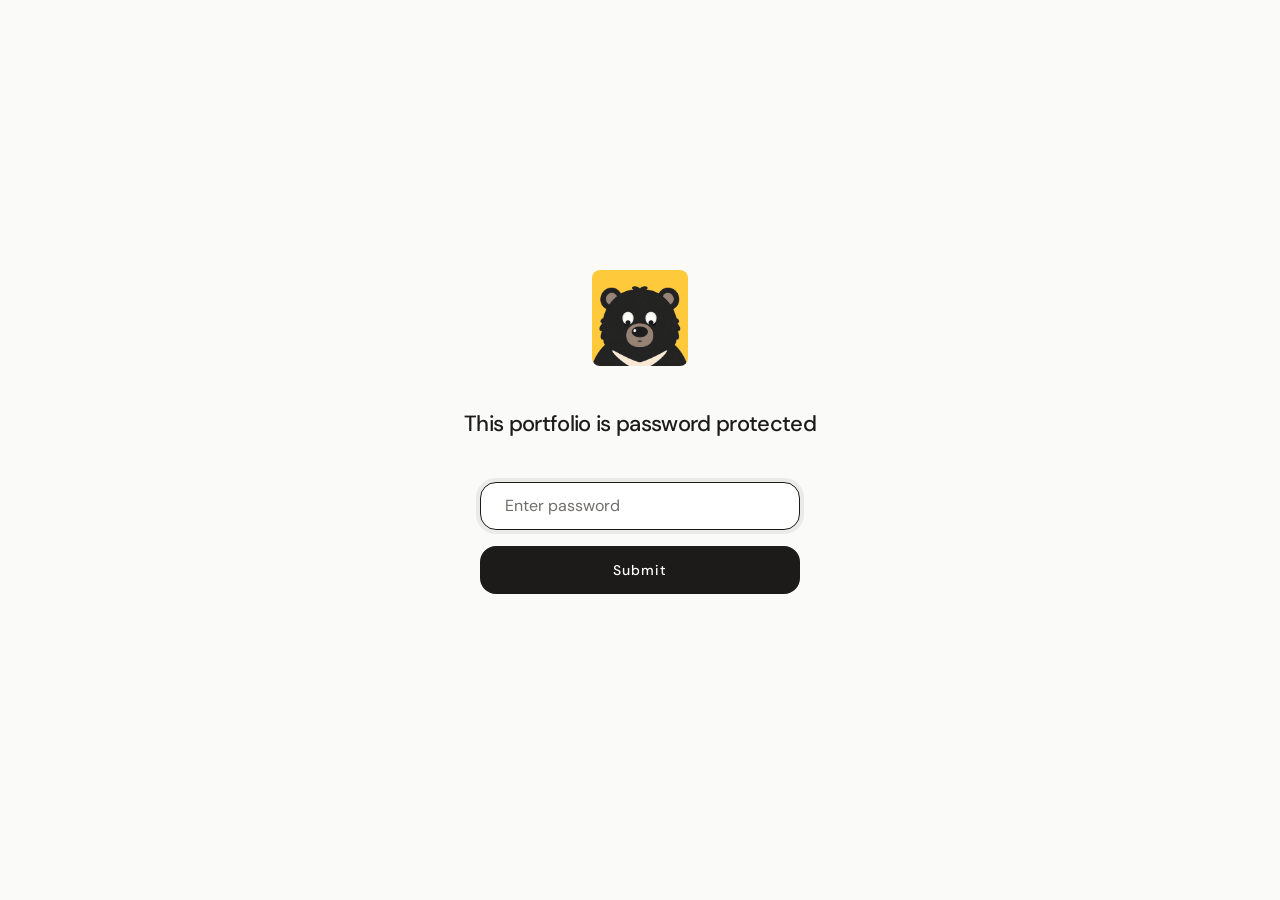
<file: work.html>
<!DOCTYPE html>
<html lang="en">
<head>
  <meta charset="UTF-8" />
  <meta name="viewport" content="width=device-width, initial-scale=1.0" />
  <title>Katherine Swei, Product Designer</title>
  <meta name="robots" content="noindex, nofollow" />
  <link rel="preconnect" href="https://fonts.googleapis.com" />
  <link rel="preconnect" href="https://fonts.gstatic.com" crossorigin />
  <link rel="stylesheet" href="./css/tokens.css" />
  <link rel="stylesheet" href="./css/base.css" />
  <link rel="stylesheet" href="./css/portfolio.css?v=3" />
  <style>
    /* Temporarily hidden work cards (kept in markup, remove this class to show again) */
    .card--hidden { display: none !important; }
  </style>
</head>
<body>

  <a class="skip-link" href="#main">Skip to content</a>

  <!-- ── NAV ── -->
  <header class="nav" role="banner">
    <a href="./work.html" class="nav__mark" aria-label="Katherine Swei, Home">
      <img src="./assets/images/nav-mark.png" alt="" />
    </a>
    <div class="nav__inner">
      <nav aria-label="Primary navigation">
        <ul class="nav__links">
          <li><a href="./work.html" class="nav__link active" data-label="Work"><span class="nav__link-text">Work</span></a></li>
          <li><a href="./about.html" class="nav__link" data-label="About me"><span class="nav__link-text">About me</span></a></li>
        </ul>
      </nav>
    </div>
  </header>

  <main id="main">

    <!-- ── HERO ── -->
    <section class="hero">
      <div class="container hero__inner">
        <div class="hero__text">
          <div class="hero__rotator" aria-live="polite">
            <h1 class="hero__phrase hero__heading is-active">
              I'm Katherine, a product designer who thinks in systems<img src="./assets/images/thinker-144.png" alt="" class="hero__icon hero__icon--thinker" />, prototypes in code<img src="./assets/images/code.png" alt="" class="hero__icon hero__icon--code" />, and builds with AI<img src="./assets/images/cursor-logo-128.png" alt="" class="hero__icon hero__icon--ai" /><img src="./assets/images/claude-logo-128.png" alt="" class="hero__icon hero__icon--ai hero__icon--ai-claude" />.
            </h1>
            <p class="hero__phrase hero__heading" aria-hidden="true">
              Prototyping is how I work through problems<img src="./assets/images/magnifying-glass.png" alt="" class="hero__icon hero__icon--magnifier" />, explore different solutions, and shape ideas into something real.<img src="./assets/images/lightbulb.png" alt="" class="hero__icon hero__icon--lightbulb" />
            </p>
            <p class="hero__phrase hero__heading" aria-hidden="true">
              Outside of design, I enjoy experimenting in the kitchen<img src="./assets/images/kitchen-pot.png" alt="" class="hero__icon hero__icon--pot" />, trying new flavors, and crafting cocktails.<img src="./assets/images/cocktail.png" alt="" class="hero__icon hero__icon--cocktail" />
            </p>
          </div>

          <p class="hero__meta">4+ years of experience, currently designing Discovery &amp; Conversational Search AI at Wayfair. Previously, I've designed internal tools, CMS platforms, and complex systems.</p>
        </div>

      </div>
    </section>

    <!-- ── WORK ── -->
    <section class="featured" aria-label="Work">
      <div class="container">
        <div class="work-tabs" role="tablist" aria-label="Filter projects">
          <button type="button" role="tab" id="work-tab-all"
            class="work-tabs__tab" aria-selected="true"
            aria-controls="work-grid" data-filter="all">All</button>
          <button type="button" role="tab" id="work-tab-internal"
            class="work-tabs__tab" aria-selected="false"
            aria-controls="work-grid" tabindex="-1" data-filter="internal-platforms">Internal Platforms</button>
          <button type="button" role="tab" id="work-tab-ai"
            class="work-tabs__tab" aria-selected="false"
            aria-controls="work-grid" tabindex="-1" data-filter="ai">AI</button>
          <button type="button" role="tab" id="work-tab-consumer"
            class="work-tabs__tab" aria-selected="false"
            aria-controls="work-grid" tabindex="-1" data-filter="consumer-products">Consumer Products</button>
        </div>

        <div class="featured__grid" id="work-grid" role="tabpanel" aria-labelledby="work-tab-all">

          <!-- Card 1: Wayfair Core Platform Redesign -->
          <a class="card card--featured" href="./case-core-platform.html" aria-label="View case study: Wayfair Core Platform Redesign" data-categories="internal-platforms">
            <div class="card__media card__media--video card__media--video-core">
              <div class="card__zoom card__zoom--core">
                <video autoplay loop muted playsinline aria-label="Wayfair Core Platform Redesign walkthrough">
                  <source src="./assets/videos/wayfair-core.webm" type="video/webm" />
                  <source src="./assets/videos/wayfair-core.mp4" type="video/mp4" />
                </video>
              </div>
            </div>
            <div class="card__body">
              <div class="card__tags">
                <span class="card__tag">Shipped</span>
                <span class="card__tag">Information Architecture</span>
                <span class="card__tag">Product Strategy</span>
                <span class="card__tag">2026</span>
              </div>
              <h2 class="card__title">Wayfair's Core Platform Workspace Redesign</h2>
              <p class="card__desc">Restructured a growing platform to help 50+ teams find features and navigate complex page hierarchies with less friction.</p>
            </div>
          </a>

          <!-- Card 2: Wayfair's Internal AI Agent -->
          <a class="card card--featured" href="./case-ai-agent.html" aria-label="View case study: Wayfair's Internal AI Agent" data-categories="internal-platforms ai">
            <div class="card__media card__media--video card__media--video-blocky">
              <div class="card__zoom card__zoom--blocky">
                <video autoplay loop muted playsinline data-playback-rate="1.2" aria-label="Wayfair's Internal AI Agent walkthrough">
                  <source src="./assets/videos/ai-agent.webm" type="video/webm" />
                  <source src="./assets/videos/ai-agent.mp4" type="video/mp4" />
                </video>
              </div>
            </div>
            <div class="card__body">
              <div class="card__tags">
                <span class="card__tag">AI agent</span>
                <span class="card__tag">Prototyping</span>
                <span class="card__tag">UI</span>
                <span class="card__tag">2026</span>
              </div>
              <h2 class="card__title">Wayfair's Internal AI Agent</h2>
              <p class="card__desc">Led the redesign of Blocky's UI and interaction model, helping users discover AI capabilities and complete complex workflows.</p>
            </div>
          </a>

          <!-- Card 3: Figma Plugin - Easy Spotlight -->
          <a class="card card--small" href="https://www.figma.com/community/plugin/1501766663479478631" target="_blank" rel="noopener" aria-label="View Easy Spotlight on the Figma Community (opens in new tab)" data-categories="consumer-products ai">
            <div class="card__media card__media--video card__media--video-spotlight">
              <video autoplay loop muted playsinline aria-label="Easy Spotlight Figma plugin walkthrough">
                <source src="./assets/videos/easy-spotlight.webm" type="video/webm" />
                <source src="./assets/videos/easy-spotlight.mp4" type="video/mp4" />
              </video>
            </div>
            <div class="card__body">
              <div class="card__tags">
                <span class="card__tag">Shipped</span>
                <span class="card__tag">Figma Plugin</span>
                <span class="card__tag">Cursor</span>
                <span class="card__tag">2025</span>
              </div>
              <h3 class="card__title">Figma Plugin - EasySpotlight</h3>
              <p class="card__desc">Built and launched a Figma plugin using Cursor to help designers highlight key areas for clearer communication and faster reviews.</p>
            </div>
          </a>

          <!-- Card 4: Google Maps for Gen Z -->
          <a class="card card--featured" href="./case-google-maps.html" aria-label="View case study: Google Maps for Gen Z" data-categories="consumer-products mobile">
            <div class="card__media card__media--image card__media--image-maps">
              <img src="./assets/images/google-maps.png" alt="Google Maps Gen Z feature designs" />
            </div>
            <div class="card__body">
              <div class="card__tags">
                <span class="card__tag">Capstone</span>
                <span class="card__tag">iOS</span>
                <span class="card__tag">User Research</span>
                <span class="card__tag">Prototyping</span>
                <span class="card__tag">2024</span>
              </div>
              <h2 class="card__title">Google Maps for Gen Z</h2>
              <p class="card__desc">Designed new features to help Gen Z users discover outdoor groups and connect with like-minded communities.</p>
            </div>
          </a>

          <!-- Card 5: Designing and Shipping with AI -->
          <a class="card card--small" href="./case-shipping-ai.html" aria-label="View case study: Designing and Shipping with AI" data-categories="internal-platforms ai">
            <div class="card__media card__media--image card__media--image-inset card__media--image-shipping">
              <img src="./assets/images/shipping-with-ai.png" alt="Designing and shipping UI updates with AI-assisted code workflow" />
            </div>
            <div class="card__body">
              <div class="card__tags">
                <span class="card__tag">Shipped</span>
                <span class="card__tag">AI</span>
                <span class="card__tag">2025–26</span>
              </div>
              <h3 class="card__title">Designing and Shipping with AI</h3>
              <p class="card__desc">Used AI tools to translate designs into production-ready code, enabling faster iteration and lightweight UI updates with minimal engineering dependency.</p>
            </div>
          </a>

          <!-- Card 6: Wayfair Internal Template System -->
          <div class="card card--featured card--unlinked" aria-label="Wayfair Internal Template System, case study archived" data-categories="internal-platforms">
            <div class="card__media card__media--video card__media--video-template">
              <video autoplay loop muted playsinline aria-label="Wayfair Internal Template System walkthrough">
                <source src="./assets/videos/template-system.webm" type="video/webm" />
                <source src="./assets/videos/template-system.mp4" type="video/mp4" />
              </video>
            </div>
            <div class="card__body">
              <div class="card__tags">
                <span class="card__tag">Shipped</span>
                <span class="card__tag">New Feature</span>
                <span class="card__tag">Cross-Team Collaboration</span>
                <span class="card__tag">2025</span>
              </div>
              <h2 class="card__title">Wayfair Internal Template System</h2>
              <p class="card__desc">Launched a reusable template system that reduced page creation time by 83% and helped teams scale high-traffic page launches.</p>
            </div>
          </div>

          <!-- Card 7: Wayfair Design System Rebuild -->
          <div class="card card--small card--unlinked" aria-label="Wayfair Design System Rebuild, case study coming soon" data-categories="internal-platforms">
            <div class="card__media card__media--image card__media--image-inset">
              <img src="./assets/images/design-system.png" alt="Wayfair Design System components and patterns" />
            </div>
            <div class="card__body">
              <div class="card__tags">
                <span class="card__tag">Shipped</span>
                <span class="card__tag">Design System</span>
                <span class="card__tag">2024</span>
              </div>
              <h3 class="card__title">Wayfair Design System Rebuild</h3>
              <p class="card__desc">Rebuilt the internal design system with modern UI foundations, reusable components, and standardized interaction patterns to improve consistency and reduce design debt.</p>
            </div>
          </div>

          <!-- Card 8: Favorites for Faster Block Access -->
          <div class="card card--small card--unlinked card--hidden" aria-label="Favorites for Faster Block Access, case study unavailable" data-categories="internal-platforms">
            <div class="card__media card__media--video card__media--video-favorites">
              <video autoplay loop muted playsinline aria-label="Favorites for Faster Block Access walkthrough">
                <source src="./assets/videos/block-favorites.webm" type="video/webm" />
                <source src="./assets/videos/block-favorites.mp4" type="video/mp4" />
              </video>
            </div>
            <div class="card__body">
              <div class="card__tags">
                <span class="card__tag">Shipped</span>
                <span class="card__tag">New Feature</span>
                <span class="card__tag">2025</span>
              </div>
              <h3 class="card__title">Favorites for Faster Block Access</h3>
              <p class="card__desc">Introduced a favorites feature that lets users quickly return to frequently used blocks and reduce time spent searching.</p>
            </div>
          </div>

          <!-- Card 9: Rapid Quote Flow for Homeowners -->
          <div class="card card--small card--unlinked card--hidden" aria-label="Rapid Quote Flow for Homeowners, case study unavailable" data-categories="consumer-products mobile">
            <div class="card__media card__media--image card__media--image-quote">
              <img src="./assets/images/rapid-quote.png" alt="Owens Corning mobile quote flow screens" />
            </div>
            <div class="card__body">
              <div class="card__tags">
                <span class="card__tag">Internship</span>
                <span class="card__tag">UX Design</span>
                <span class="card__tag">mWeb</span>
                <span class="card__tag">2022</span>
              </div>
              <h3 class="card__title">Rapid Quote Flow for Homeowners</h3>
              <p class="card__desc">Streamlined the mobile web quote flow to help homeowners request quotes faster, reducing wait time from 2 weeks to 3 minutes.</p>
            </div>
          </div>

          <!-- Card 10: Non-Profit Visual System -->
          <div class="card card--small card--unlinked card--hidden" aria-label="Non-Profit Visual System, case study unavailable" data-categories="consumer-products">
            <div class="card__media card__media--image card__media--image-nonprofit">
              <img src="./assets/images/nonprofit.png" alt="Tilth Alliance non-profit visual system mockups" />
            </div>
            <div class="card__body">
              <div class="card__tags">
                <span class="card__tag">Side Project</span>
                <span class="card__tag">Visual Design</span>
                <span class="card__tag">2022</span>
              </div>
              <h3 class="card__title">Non-Profit Visual System</h3>
              <p class="card__desc">Built a psychology-driven visual system for a gardening community platform.</p>
            </div>
          </div>

        </div>
      </div>
    </section>

  </main>

  <!-- ── FOOTER ── -->
  <footer class="footer">
    <div class="container footer__inner">
      <p class="footer__copy">© 2026 Katherine Swei · Designed by me 🎨 Built with Claude Code + Cursor 💻</p>
      <ul class="footer__links">
        <li><a class="footer__link" href="mailto:katherine.swei123@gmail.com">Email</a></li>
        <li><a class="footer__link" href="https://www.linkedin.com/in/kswei" target="_blank" rel="noopener">LinkedIn</a></li>
      </ul>
    </div>
  </footer>

  <script src="./js/portfolio.js"></script>
</body>
</html>
</file>
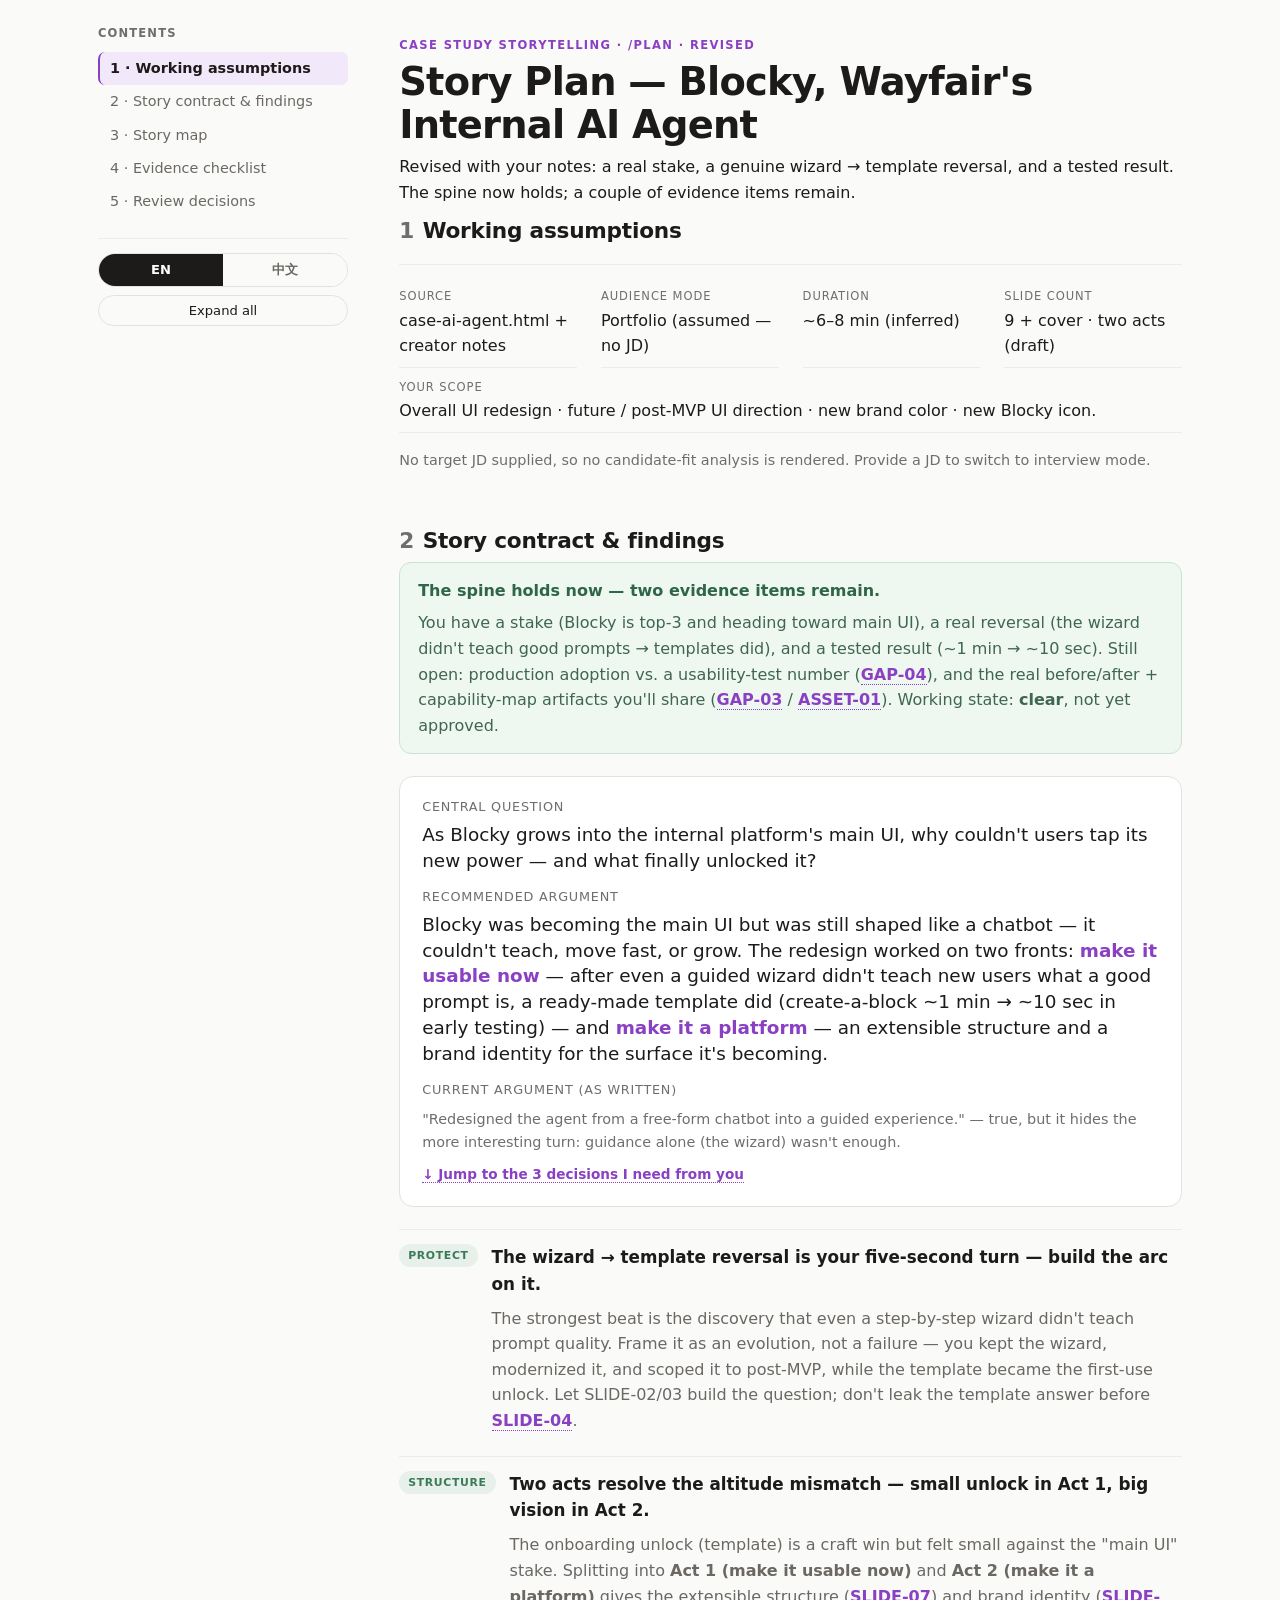
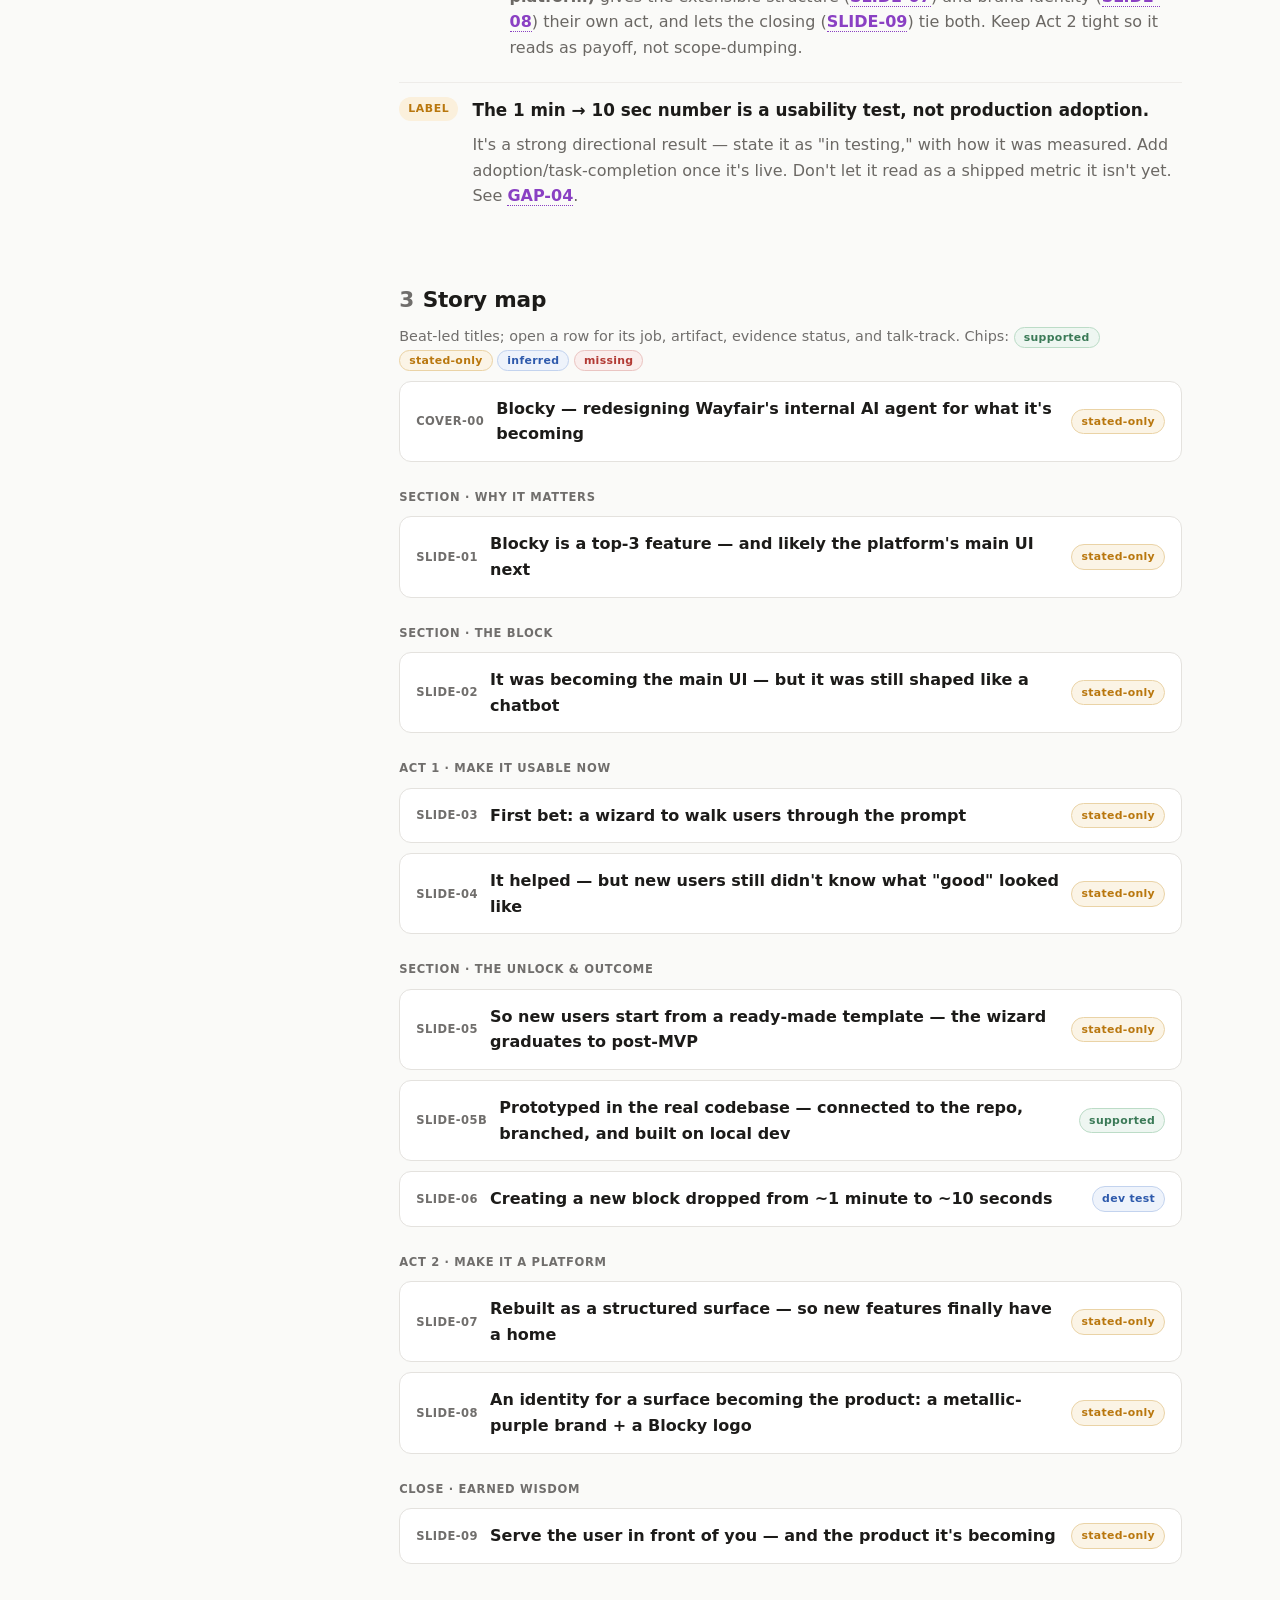
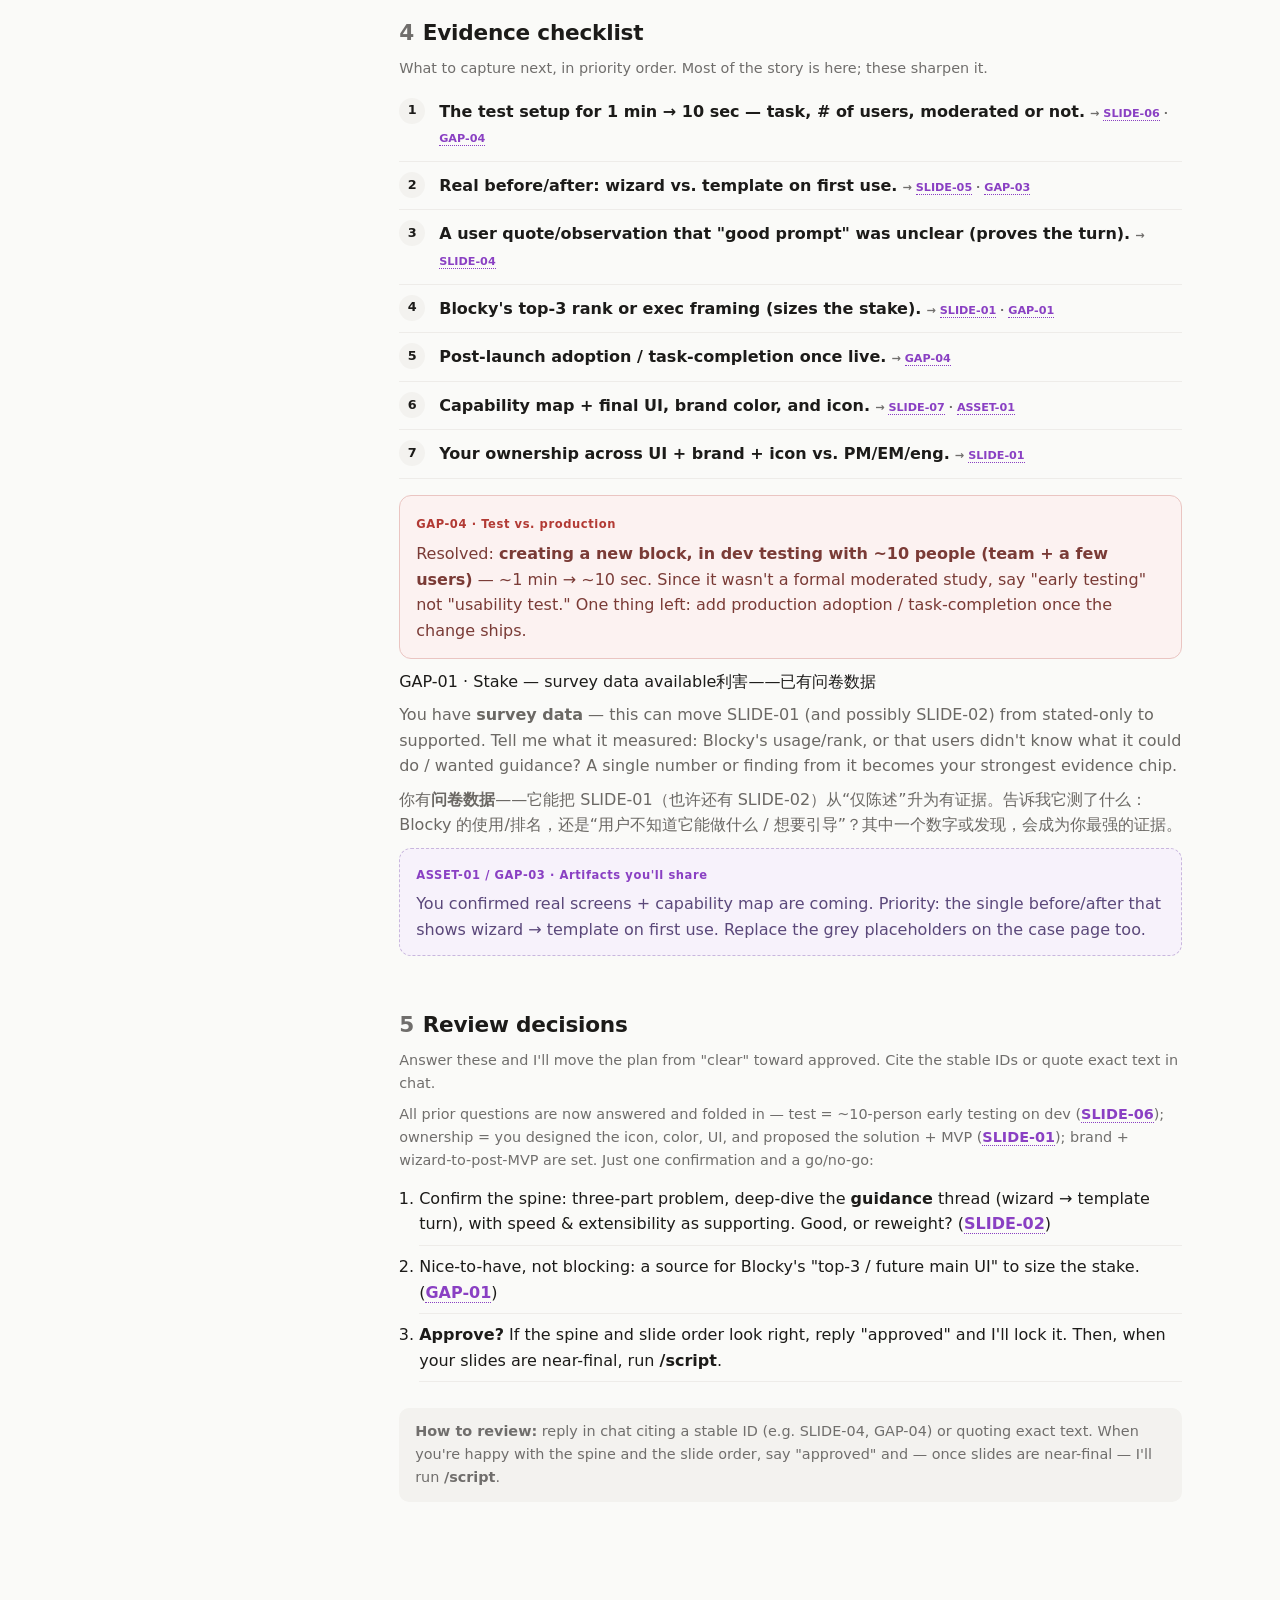
<file: .case-study-reviews/ai-agent-story-plan.html>
<!DOCTYPE html>
<html lang="en" data-lang="en">
<head>
<meta charset="UTF-8" />
<meta name="viewport" content="width=device-width, initial-scale=1.0" />
<title>Story Plan — Blocky (Wayfair's Internal AI Agent)</title>
<style>
  :root{
    --bg:#FAFAF8; --surface:#F3F2EF; --border:#E4E2DE; --border-2:#EEECE9;
    --ink:#1C1B19; --sec:#6B6864; --ter:#706E6C; --accent:#8A40C3; --accent-mut:#F1E8FA;
    --ok:#3B7A57; --amber:#B9770E; --blue:#2E5AAC; --red:#B23A34;
    --font:'DM Sans',system-ui,-apple-system,Segoe UI,Roboto,sans-serif;
    --maxw:1180px;
  }
  *{box-sizing:border-box;}
  html{scroll-behavior:smooth;}
  body{margin:0;background:var(--bg);color:var(--ink);font-family:var(--font);line-height:1.6;font-size:16px;}
  a{color:var(--accent);text-underline-offset:2px;}
  [data-lang="en"] .zh{display:none;}
  [data-lang="zh"] .en{display:none;}
  #progress{position:fixed;top:0;left:0;height:3px;width:0;background:var(--accent);z-index:50;transition:width .1s linear;}
  .wrap{max-width:var(--maxw);margin:0 auto;padding:0 clamp(20px,4vw,48px);}
  .layout{display:grid;grid-template-columns:250px minmax(0,1fr);gap:clamp(24px,4vw,56px);align-items:start;}
  .side{position:sticky;top:24px;align-self:start;}
  .side h2{font-size:.72rem;letter-spacing:.1em;text-transform:uppercase;color:var(--ter);margin:0 0 10px;}
  .toc{list-style:none;margin:0 0 20px;padding:0;font-size:.9rem;}
  .toc li{margin:0;}
  .toc a{display:block;padding:5px 10px;border-radius:7px;color:var(--sec);text-decoration:none;border-left:2px solid transparent;}
  .toc a:hover{background:var(--surface);color:var(--ink);}
  .toc a.active{color:var(--ink);font-weight:600;border-left-color:var(--accent);background:var(--accent-mut);}
  .controls{display:flex;flex-direction:column;gap:8px;padding-top:14px;border-top:1px solid var(--border-2);}
  .btn{font-family:inherit;font-size:.82rem;font-weight:500;color:var(--ink);background:var(--bg);
    border:1px solid var(--border);border-radius:100px;padding:7px 14px;cursor:pointer;text-align:center;transition:border-color .2s,background .2s;}
  .btn:hover{border-color:var(--sec);}
  .seg{display:inline-flex;border:1px solid var(--border);border-radius:100px;overflow:hidden;}
  .seg button{flex:1;border:none;background:var(--bg);font-family:inherit;font-size:.82rem;font-weight:600;padding:7px 0;cursor:pointer;color:var(--sec);}
  .seg button[aria-pressed="true"]{background:var(--ink);color:#fff;}
  main{padding:36px 0 120px;min-width:0;}
  section{margin:0 0 52px;scroll-margin-top:24px;}
  .kicker{font-size:.72rem;letter-spacing:.12em;text-transform:uppercase;color:var(--accent);font-weight:600;margin:0 0 6px;}
  h1{font-size:clamp(1.7rem,4vw,2.4rem);line-height:1.12;letter-spacing:-.02em;margin:.1em 0 .2em;}
  h2.sec{font-size:1.35rem;letter-spacing:-.01em;margin:0 0 4px;}
  h3{font-size:1.05rem;margin:0 0 4px;}
  p{margin:.5em 0;color:var(--sec);}
  .lead{color:var(--ink);}
  .muted{color:var(--ter);font-size:.9rem;}
  .num{color:var(--ter);font-variant-numeric:tabular-nums;margin-right:.4em;}
  .status{border:1px solid #C9E3D2;background:#EFF7F1;border-radius:12px;padding:15px 18px;margin:0 0 22px;}
  .status strong{color:#2E6647;}
  .facts{display:grid;grid-template-columns:repeat(auto-fit,minmax(150px,1fr));gap:2px 24px;border-top:1px solid var(--border-2);padding-top:14px;}
  .facts div{padding:8px 0;border-bottom:1px solid var(--border-2);}
  .facts dt{font-size:.72rem;letter-spacing:.08em;text-transform:uppercase;color:var(--ter);}
  .facts dd{margin:2px 0 0;color:var(--ink);font-weight:500;}
  .contract{border:1px solid var(--border);border-radius:14px;padding:20px 22px;background:#fff;}
  .contract .q{font-size:.8rem;letter-spacing:.06em;text-transform:uppercase;color:var(--ter);margin:0 0 4px;}
  .contract .arg{font-size:1.15rem;color:var(--ink);margin:0 0 14px;line-height:1.4;}
  .contract .arg b{color:var(--accent);}
  .jump{font-size:.85rem;margin:10px 0 0;}
  .finding{padding:14px 0;border-top:1px solid var(--border-2);display:grid;grid-template-columns:auto 1fr;gap:14px;}
  .sev{font-size:.68rem;font-weight:700;letter-spacing:.06em;text-transform:uppercase;padding:3px 9px;border-radius:100px;height:fit-content;white-space:nowrap;}
  .sev.keep{background:#E7F0EA;color:var(--ok);}
  .sev.major{background:#FBF0DC;color:var(--amber);}
  .maplabel{display:flex;align-items:baseline;gap:12px;flex-wrap:wrap;margin:26px 0 4px;}
  .maplabel .sid{font-size:.72rem;font-weight:700;letter-spacing:.06em;text-transform:uppercase;color:var(--ter);}
  details.slide{border:1px solid var(--border);border-radius:12px;background:#fff;margin:10px 0;overflow:hidden;}
  details.slide>summary{list-style:none;cursor:pointer;padding:14px 16px;display:grid;grid-template-columns:auto 1fr auto;gap:12px;align-items:center;}
  details.slide>summary::-webkit-details-marker{display:none;}
  .sid{font-size:.72rem;font-weight:700;letter-spacing:.04em;color:var(--ter);font-variant-numeric:tabular-nums;white-space:nowrap;}
  .stitle{font-weight:600;color:var(--ink);word-break:normal;}
  .chip{font-size:.68rem;font-weight:600;letter-spacing:.03em;padding:3px 9px;border-radius:100px;border:1px solid;white-space:nowrap;}
  .chip.supported{color:var(--ok);border-color:#BcdCc7;background:#EEF6F1;}
  .chip.stated{color:var(--amber);border-color:#EAD3A6;background:#FBF4E6;}
  .chip.inferred{color:var(--blue);border-color:#C3D3EE;background:#EEF3FB;}
  .chip.missing{color:var(--red);border-color:#EAC5C2;background:#FaEEEd;}
  .sbody{padding:2px 16px 16px;border-top:1px solid var(--border-2);}
  .sbody .row{display:grid;grid-template-columns:120px 1fr;gap:6px 16px;padding:7px 0;border-bottom:1px solid var(--border-2);}
  .sbody .row:last-of-type{border-bottom:none;}
  .sbody .row .k{font-size:.72rem;letter-spacing:.06em;text-transform:uppercase;color:var(--ter);padding-top:2px;}
  .sbody .row .v{color:var(--sec);}
  .sbody .row .v b{color:var(--ink);}
  .gap{border:1px solid #EAC5C2;background:#FCF2F1;border-radius:12px;padding:14px 16px;margin:10px 0;}
  .gap .gid{font-size:.72rem;font-weight:700;letter-spacing:.05em;color:var(--red);}
  .gap p{margin:.35em 0 0;color:#7a3b36;}
  .asset{border:1px dashed #C9B7DE;background:#F7F2FB;border-radius:12px;padding:12px 16px;margin:10px 0;}
  .asset .gid{font-size:.72rem;font-weight:700;letter-spacing:.05em;color:var(--accent);}
  .asset p{margin:.3em 0 0;color:#5b487a;}
  ol.check{list-style:none;counter-reset:c;margin:0;padding:0;}
  ol.check li{counter-increment:c;padding:11px 0 11px 40px;border-bottom:1px solid var(--border-2);position:relative;color:var(--sec);}
  ol.check li::before{content:counter(c);position:absolute;left:0;top:10px;width:26px;height:26px;border-radius:50%;background:var(--surface);color:var(--ink);font-size:.8rem;font-weight:600;display:grid;place-items:center;}
  ol.check b{color:var(--ink);}
  .tag{font-size:.7rem;font-weight:600;color:var(--ter);}
  ol.rev{margin:0;padding-left:20px;}
  ol.rev li{padding:8px 0;color:var(--ink);border-bottom:1px solid var(--border-2);}
  .howto{margin-top:26px;font-size:.9rem;color:var(--ter);background:var(--surface);border-radius:10px;padding:12px 16px;}
  a.ref{font-weight:600;text-decoration:none;border-bottom:1px dotted var(--accent);}
  @media(max-width:820px){
    .layout{grid-template-columns:1fr;}
    .side{position:static;border-bottom:1px solid var(--border);padding-bottom:14px;margin-top:14px;}
    .toc{display:flex;flex-wrap:wrap;gap:4px;}
    .toc a{border-left:none;}
    .sbody .row{grid-template-columns:1fr;}
    details.slide>summary{grid-template-columns:1fr;gap:6px;}
  }
</style>
</head>
<body>
<div id="progress"></div>
<div class="wrap">
<div class="layout">

  <!-- ── SIDEBAR ── -->
  <aside class="side">
    <h2 class="en">Contents</h2><h2 class="zh">目录</h2>
    <ul class="toc" id="toc">
      <li><a href="#assumptions"><span class="en">1 · Working assumptions</span><span class="zh">1 · 前提假设</span></a></li>
      <li><a href="#contract"><span class="en">2 · Story contract &amp; findings</span><span class="zh">2 · 故事契约与诊断</span></a></li>
      <li><a href="#map"><span class="en">3 · Story map</span><span class="zh">3 · 故事地图</span></a></li>
      <li><a href="#evidence"><span class="en">4 · Evidence checklist</span><span class="zh">4 · 证据清单</span></a></li>
      <li><a href="#review"><span class="en">5 · Review decisions</span><span class="zh">5 · 待定决策</span></a></li>
    </ul>
    <div class="controls">
      <div class="seg" role="group" aria-label="Language">
        <button id="lang-en" aria-pressed="true" onclick="setLang('en')">EN</button>
        <button id="lang-zh" aria-pressed="false" onclick="setLang('zh')">中文</button>
      </div>
      <button class="btn" id="toggleAll" aria-pressed="false" onclick="toggleAll()">
        <span class="en" data-on="Collapse all" data-off="Expand all">Expand all</span>
        <span class="zh" data-on="全部收起" data-off="全部展开">全部展开</span>
      </button>
    </div>
  </aside>

  <!-- ── MAIN ── -->
  <main>
    <p class="kicker">Case Study Storytelling · /plan · <span class="en">revised</span><span class="zh">已修订</span></p>
    <h1><span class="en">Story Plan — Blocky, Wayfair's Internal AI Agent</span><span class="zh">故事规划 — Blocky，Wayfair 的内部 AI Agent</span></h1>
    <p class="lead en">Revised with your notes: a real stake, a genuine wizard → template reversal, and a tested result. The spine now holds; a couple of evidence items remain.</p>
    <p class="lead zh">已根据你的补充修订：明确的利害点、真实的“向导 → 模板”反转、以及一个经测试的结果。故事主线已经立住，仅剩少量证据待补。</p>

    <!-- 1. ASSUMPTIONS -->
    <section id="assumptions">
      <h2 class="sec"><span class="num">1</span><span class="en">Working assumptions</span><span class="zh">前提假设</span></h2>
      <dl class="facts">
        <div><dt class="en">Source</dt><dt class="zh">来源</dt><dd><span class="en">case-ai-agent.html + creator notes</span><span class="zh">case-ai-agent.html + 作者补充</span></dd></div>
        <div><dt class="en">Audience mode</dt><dt class="zh">受众模式</dt><dd><span class="en">Portfolio (assumed — no JD)</span><span class="zh">作品集（假设——无 JD）</span></dd></div>
        <div><dt class="en">Duration</dt><dt class="zh">时长</dt><dd><span class="en">~6–8 min (inferred)</span><span class="zh">约 6–8 分钟（推测）</span></dd></div>
        <div><dt class="en">Slide count</dt><dt class="zh">幻灯片数</dt><dd><span class="en">9 + cover · two acts (draft)</span><span class="zh">9 张 + 封面 · 两幕（草拟）</span></dd></div>
        <div style="grid-column:1/-1"><dt class="en">Your scope</dt><dt class="zh">你的职责</dt><dd><span class="en">Overall UI redesign · future / post-MVP UI direction · new brand color · new Blocky icon.</span><span class="zh">整体 UI 重设计 · 未来 / post-MVP UI 方向 · 新品牌色 · 新 Blocky 图标。</span></dd></div>
      </dl>
      <p class="muted en">No target JD supplied, so no candidate-fit analysis is rendered. Provide a JD to switch to interview mode.</p>
      <p class="muted zh">未提供目标 JD，故不生成“人选匹配度”分析。若要切换到面试模式，请提供 JD。</p>
    </section>

    <!-- 2. CONTRACT + FINDINGS -->
    <section id="contract">
      <h2 class="sec"><span class="num">2</span><span class="en">Story contract &amp; findings</span><span class="zh">故事契约与诊断</span></h2>

      <div class="status">
        <strong class="en">The spine holds now — two evidence items remain.</strong>
        <strong class="zh">故事主线已经立住——仅剩两项证据待补。</strong>
        <p class="en" style="margin:.4em 0 0;color:#3f6650">You have a stake (Blocky is top-3 and heading toward main UI), a real reversal (the wizard didn't teach good prompts → templates did), and a tested result (~1 min → ~10 sec). Still open: production adoption vs. a usability-test number (<a class="ref" href="#GAP-04">GAP-04</a>), and the real before/after + capability-map artifacts you'll share (<a class="ref" href="#GAP-03">GAP-03</a> / <a class="ref" href="#ASSET-01">ASSET-01</a>). Working state: <b>clear</b>, not yet approved.</p>
        <p class="zh" style="margin:.4em 0 0;color:#3f6650">你已具备利害点（Blocky 是 top-3 且将成为主界面）、真实反转（向导没能教会“好提示”→ 模板做到了）、以及一个经测试的结果（约 1 分钟 → 约 10 秒）。仍待补：区分“测试数据”与“上线采用数据”（<a class="ref" href="#GAP-04">GAP-04</a>），以及你将提供的真实前后对比与能力图谱（<a class="ref" href="#GAP-03">GAP-03</a> / <a class="ref" href="#ASSET-01">ASSET-01</a>）。当前状态：<b>清晰（clear）</b>，尚未批准。</p>
      </div>

      <div class="contract">
        <p class="q"><span class="en">Central question</span><span class="zh">核心问题</span></p>
        <p class="arg"><span class="en">As Blocky grows into the internal platform's main UI, why couldn't users tap its new power — and what finally unlocked it?</span><span class="zh">当 Blocky 逐渐成为内部平台的主界面，用户为何用不上它的新能力——又是什么最终打开了这道门？</span></p>
        <p class="q"><span class="en">Recommended argument</span><span class="zh">建议论点</span></p>
        <p class="arg"><span class="en">Blocky was becoming the main UI but was still shaped like a chatbot — it couldn't teach, move fast, or grow. The redesign worked on two fronts: <b>make it usable now</b> — after even a guided wizard didn't teach new users what a good prompt is, a ready-made template did (create-a-block ~1 min → ~10 sec in early testing) — and <b>make it a platform</b> — an extensible structure and a brand identity for the surface it's becoming.</span><span class="zh">Blocky 正在成为主界面，却仍是“聊天机器人”的样子——它不会教、不够快、也长不大。这次重设计从两条战线推进：<b>先让它现在就好用</b>——在连引导式向导都没能教会新用户“好提示”之后，一个现成模板做到了（早期测试中，创建 block 从约 1 分钟降到约 10 秒）；<b>再让它成为平台</b>——为它正在成为的主界面，建立可扩展的结构与品牌身份。</span></p>
        <p class="q"><span class="en">Current argument (as written)</span><span class="zh">当前论点（现有文案）</span></p>
        <p class="muted"><span class="en">"Redesigned the agent from a free-form chatbot into a guided experience." — true, but it hides the more interesting turn: guidance alone (the wizard) wasn't enough.</span><span class="zh">“把自由聊天式 Agent 重新设计成引导式体验。”——没错，但它掩盖了更有意思的转折：仅有引导（向导）并不够。</span></p>
        <p class="jump"><a class="ref" href="#review"><span class="en">↓ Jump to the 3 decisions I need from you</span><span class="zh">↓ 直接查看需要你确认的 3 个决策</span></a></p>
      </div>

      <div style="margin-top:22px">
        <div class="finding">
          <span class="sev keep"><span class="en">Protect</span><span class="zh">保留</span></span>
          <div>
            <h3 class="en">The wizard → template reversal is your five-second turn — build the arc on it.</h3>
            <h3 class="zh">“向导 → 模板”的反转，就是你的五秒转折——把整条弧线建立在它之上。</h3>
            <p class="en">The strongest beat is the discovery that even a step-by-step wizard didn't teach prompt quality. Frame it as an evolution, not a failure — you kept the wizard, modernized it, and scoped it to post-MVP, while the template became the first-use unlock. Let SLIDE-02/03 build the question; don't leak the template answer before <a class="ref" href="#SLIDE-04">SLIDE-04</a>.</p>
            <p class="zh">最有力的情节，是你发现连一步步的向导也没能教会“提示词质量”。把它讲成“演进”而非“失败”——你保留了向导、将其现代化并排入 post-MVP，而模板成为首次使用的解锁点。让 SLIDE-02/03 制造疑问；在 <a class="ref" href="#SLIDE-04">SLIDE-04</a> 之前不要泄露“模板”这个答案。</p>
          </div>
        </div>
        <div class="finding">
          <span class="sev keep"><span class="en">Structure</span><span class="zh">结构</span></span>
          <div>
            <h3 class="en">Two acts resolve the altitude mismatch — small unlock in Act 1, big vision in Act 2.</h3>
            <h3 class="zh">两幕结构化解了“高度不匹配”——第一幕是小解锁，第二幕是大愿景。</h3>
            <p class="en">The onboarding unlock (template) is a craft win but felt small against the "main UI" stake. Splitting into <b>Act 1 (make it usable now)</b> and <b>Act 2 (make it a platform)</b> gives the extensible structure (<a class="ref" href="#SLIDE-07">SLIDE-07</a>) and brand identity (<a class="ref" href="#SLIDE-08">SLIDE-08</a>) their own act, and lets the closing (<a class="ref" href="#SLIDE-09">SLIDE-09</a>) tie both. Keep Act 2 tight so it reads as payoff, not scope-dumping.</p>
            <p class="zh">入门解锁（模板）是手艺上的胜利，但相对“主界面”的利害显得小。拆成<b>第一幕（让它现在就好用）</b>与<b>第二幕（让它成为平台）</b>，让可扩展结构（<a class="ref" href="#SLIDE-07">SLIDE-07</a>）与品牌身份（<a class="ref" href="#SLIDE-08">SLIDE-08</a>）各得其所，并由结尾（<a class="ref" href="#SLIDE-09">SLIDE-09</a>）收束两幕。第二幕保持精简，读作“回报”而非“堆职责”。</p>
          </div>
        </div>
        <div class="finding">
          <span class="sev major"><span class="en">Label</span><span class="zh">如实标注</span></span>
          <div>
            <h3 class="en">The 1 min → 10 sec number is a usability test, not production adoption.</h3>
            <h3 class="zh">1 分钟 → 10 秒是可用性测试结果，不是上线采用数据。</h3>
            <p class="en">It's a strong directional result — state it as "in testing," with how it was measured. Add adoption/task-completion once it's live. Don't let it read as a shipped metric it isn't yet. See <a class="ref" href="#GAP-04">GAP-04</a>.</p>
            <p class="zh">这是一个有力的方向性结果——请标注为“测试中”，并说明如何测得。上线后再补采用率/任务完成率。不要让它被误读成尚不存在的上线指标。见 <a class="ref" href="#GAP-04">GAP-04</a>。</p>
          </div>
        </div>
      </div>
    </section>

    <!-- 3. STORY MAP -->
    <section id="map">
      <h2 class="sec"><span class="num">3</span><span class="en">Story map</span><span class="zh">故事地图</span></h2>
      <p class="muted en">Beat-led titles; open a row for its job, artifact, evidence status, and talk-track. Chips: <span class="chip supported">supported</span> <span class="chip stated">stated-only</span> <span class="chip inferred">inferred</span> <span class="chip missing">missing</span></p>
      <p class="muted zh">标题以“结论”为导向；点开每行查看职责、素材、证据状态与讲述要点。标记：<span class="chip supported">有证据</span> <span class="chip stated">仅陈述</span> <span class="chip inferred">推断</span> <span class="chip missing">缺失</span></p>

      <details class="slide" id="COVER-00">
        <summary><span class="sid">COVER-00</span><span class="stitle en">Blocky — redesigning Wayfair's internal AI agent for what it's becoming</span><span class="stitle zh">Blocky — 为它正在成为的样子，重设计 Wayfair 的内部 AI Agent</span><span class="chip stated"><span class="en">stated-only</span><span class="zh">仅陈述</span></span></summary>
        <div class="sbody">
          <div class="row"><div class="k en">Job</div><div class="k zh">职责</div><div class="v"><span class="en">Light cover: name, one-line premise, minimal role. 15–30s. Don't preview the turn.</span><span class="zh">轻量封面：项目名、一句前提、最少角色信息。15–30 秒。不要剧透转折。</span></div></div>
          <div class="row"><div class="k en">Artifact</div><div class="k zh">素材</div><div class="v"><span class="en">New Blocky icon + refreshed greeting screen.</span><span class="zh">新的 Blocky 图标 + 焕新的欢迎界面。</span></div></div>
          <div class="row"><div class="k en">Role</div><div class="k zh">角色</div><div class="v">Product Designer II · Content Platform · 2025</div></div>
        </div>
      </details>

      <div class="maplabel"><span class="sid">SECTION · <span class="en">Why it matters</span><span class="zh">为何重要</span></span></div>

      <details class="slide" id="SLIDE-01">
        <summary><span class="sid">SLIDE-01</span><span class="stitle en">Blocky is a top-3 feature — and likely the platform's main UI next</span><span class="stitle zh">Blocky 已是 top-3 功能——并很可能成为平台的主界面</span><span class="chip stated"><span class="en">stated-only</span><span class="zh">仅陈述</span></span></summary>
        <div class="sbody">
          <div class="row"><div class="k en">Job</div><div class="k zh">职责</div><div class="v"><span class="en">Set the highest stake: Blocky now lets users do tasks that replace a manual process, and it's on track to become the primary surface. The design has to carry that weight.</span><span class="zh">立起最高利害：Blocky 现在能让用户完成原本手动的任务，并正走向主界面。设计必须扛得起这份分量。</span></div></div>
          <div class="row"><div class="k en">Ownership</div><div class="k zh">职责归属</div><div class="v"><span class="en">You designed the Blocky icon, the brand color, and the UI, and proposed the design solution and the MVP. Use "I" for these; name PM/EM/eng for their material parts.</span><span class="zh">你设计了 Blocky 图标、品牌色与 UI，并提出了设计方案与 MVP。这些用“我”表述；PM/EM/工程的实质贡献则点名。</span></div></div>
          <div class="row"><div class="k en">Evidence</div><div class="k zh">证据</div><div class="v"><span class="en">Creator states top-3 + future-main-UI. A usage rank or exec framing would make it <span class="chip supported">supported</span>. See <a class="ref" href="#GAP-01">GAP-01</a>.</span><span class="zh">作者陈述其为 top-3 且将成为主界面。若能给出使用排名或高层定位，即可升为<span class="chip supported">有证据</span>。见 <a class="ref" href="#GAP-01">GAP-01</a>。</span></div></div>
        </div>
      </details>

      <div class="maplabel"><span class="sid">SECTION · <span class="en">The block</span><span class="zh">卡点</span></span></div>

      <details class="slide" id="SLIDE-02">
        <summary><span class="sid">SLIDE-02</span><span class="stitle en">It was becoming the main UI — but it was still shaped like a chatbot</span><span class="stitle zh">它正在成为主界面——却还是一副“聊天机器人”的样子</span><span class="chip stated"><span class="en">stated-only</span><span class="zh">仅陈述</span></span></summary>
        <div class="sbody">
          <div class="row"><div class="k en">Job</div><div class="k zh">职责</div><div class="v"><span class="en">One elephant: a chatbot shape can't carry a main UI. It shows up three ways — and they split cleanly across the two acts:</span><span class="zh">一个核心矛盾：聊天机器人的形态扛不起主界面。它体现在三处——并干净地分到两幕里：</span></div></div>
          <div class="row"><div class="k en">Doesn't teach</div><div class="k zh">不会教</div><div class="v"><span class="en"><b>No guidance at the entry points</b> — new users didn't know what they could do, and new features had nowhere to be announced. <span class="tag">→ Act 1</span></span><span class="zh"><b>入口没有引导</b>——新用户不知道能做什么，新功能也无处告知。<span class="tag">→ 第一幕</span></span></div></div>
          <div class="row"><div class="k en">Doesn't move</div><div class="k zh">不够快</div><div class="v"><span class="en"><b>Too much back-and-forth</b> — long multi-turn chats to get anywhere. <span class="tag">→ Act 1</span></span><span class="zh"><b>来回太多</b>——冗长的多轮对话才能达成目标。<span class="tag">→ 第一幕</span></span></div></div>
          <div class="row"><div class="k en">Doesn't grow</div><div class="k zh">长不大</div><div class="v"><span class="en"><b>Not expandable</b> — the design couldn't extend to future features or the product vision. <span class="tag">→ Act 2</span></span><span class="zh"><b>无法扩展</b>——设计承载不了未来功能与产品愿景。<span class="tag">→ 第二幕</span></span></div></div>
        </div>
      </details>

      <div class="maplabel"><span class="sid">ACT 1 · <span class="en">Make it usable now</span><span class="zh">第一幕 · 让它现在就好用</span></span></div>

      <details class="slide" id="SLIDE-03">
        <summary><span class="sid">SLIDE-03</span><span class="stitle en">First bet: a wizard to walk users through the prompt</span><span class="stitle zh">第一次下注：用向导带着用户一步步写提示</span><span class="chip stated"><span class="en">stated-only</span><span class="zh">仅陈述</span></span></summary>
        <div class="sbody">
          <div class="row"><div class="k en">Job</div><div class="k zh">职责</div><div class="v"><span class="en">The reasonable first answer: a wizard flow with pre-defined questions users answer, so they don't face a blank box.</span><span class="zh">合理的第一解法：一个向导流程，预设好用户需要回答的问题，让他们不必面对空白框。</span></div></div>
          <div class="row"><div class="k en">Talk</div><div class="k zh">讲述</div><div class="v"><span class="en">Show why this was the sensible bet — sets up the turn. Don't title it as a failure.</span><span class="zh">说明为什么这是合理的下注——为转折铺垫。标题不要写成“失败”。</span></div></div>
        </div>
      </details>

      <details class="slide" id="SLIDE-04">
        <summary><span class="sid">SLIDE-04</span><span class="stitle en">It helped — but new users still didn't know what "good" looked like</span><span class="stitle zh">它有帮助——但新用户依然不知道“好”长什么样</span><span class="chip stated"><span class="en">stated-only</span><span class="zh">仅陈述</span></span></summary>
        <div class="sbody">
          <div class="row"><div class="k en">Job</div><div class="k zh">职责</div><div class="v"><span class="en">The five-second turn. Guidance ≠ teaching: the wizard walked users through the questions, but it still took time and didn't give a brand-new user a model of what a good prompt is. This is the beat the story pivots on.</span><span class="zh">五秒转折。引导 ≠ 教会：向导带用户答完问题，却仍然费时，也没给全新用户一个“好提示”的样板。故事在此转向。</span></div></div>
          <div class="row"><div class="k en">Evidence</div><div class="k zh">证据</div><div class="v"><span class="en">From your dev testing of the wizard. Even one note of what a user said would make it <span class="chip supported">supported</span>.</span><span class="zh">来自你对向导的开发测试。哪怕一句用户原话也能升为<span class="chip supported">有证据</span>。</span></div></div>
        </div>
      </details>

      <div class="maplabel"><span class="sid">SECTION · <span class="en">The unlock &amp; outcome</span><span class="zh">解锁与结果</span></span></div>

      <details class="slide" id="SLIDE-05">
        <summary><span class="sid">SLIDE-05</span><span class="stitle en">So new users start from a ready-made template — the wizard graduates to post-MVP</span><span class="stitle zh">于是新用户从现成模板开始——向导则进入 post-MVP</span><span class="chip stated"><span class="en">stated-only</span><span class="zh">仅陈述</span></span></summary>
        <div class="sbody">
          <div class="row"><div class="k en">Job</div><div class="k zh">职责</div><div class="v"><span class="en">The MVP unlock: on first use, clicking a suggestion drops in a pre-written template — showing what a good prompt looks like instead of asking users to author one. That also cuts the back-and-forth (problem #2).</span><span class="zh">MVP 的解锁：首次使用时，点击建议即插入一段预写模板——直接呈现“好提示”的样子，而非让用户从零写起。这也顺带减少了来回对话（问题 #2）。</span></div></div>
          <div class="row"><div class="k en">Nuance</div><div class="k zh">细节</div><div class="v"><span class="en">The wizard wasn't scrapped — you kept it, modernized its question UI (same interface pattern), and scoped it to <b>post-MVP</b>. Say this so it doesn't read as a failed feature.</span><span class="zh">向导没有被砍——你保留了它，把提问 UI 做得更现代（沿用同一交互模式），并将其排入 <b>post-MVP</b>。讲清楚这点，避免被误读为失败的功能。</span></div></div>
          <div class="row"><div class="k en">Artifact</div><div class="k zh">素材</div><div class="v"><span class="en">First-use suggestion → template, before/after in stable geometry. Real screens coming — <a class="ref" href="#ASSET-01">ASSET-01</a>.</span><span class="zh">首次使用建议 → 模板，在一致画面结构中做前后对比。真实截图待补——<a class="ref" href="#ASSET-01">ASSET-01</a>。</span></div></div>
        </div>
      </details>

      <details class="slide" id="SLIDE-05B">
        <summary><span class="sid">SLIDE-05B</span><span class="stitle en">Prototyped in the real codebase — connected to the repo, branched, and built on local dev</span><span class="stitle zh">在真实代码库中原型验证——接入代码仓、开分支、本地开发环境运行</span><span class="chip supported"><span class="en">supported</span><span class="zh">有证据</span></span></summary>
        <div class="sbody">
          <div class="row"><div class="k en">Job</div><div class="k zh">职责</div><div class="v"><span class="en">Show the craft behind the template unlock: rather than designing in isolation, you connected to the actual product repo, created a new branch, and prototyped the template interaction on local dev — so the solution was validated in the real environment, not mocked up in a vacuum.</span><span class="zh">展现模板解锁背后的手艺：你没有孤立地做设计，而是接入了真实的产品代码库，开了新分支，在本地开发环境中对模板交互进行原型验证——让方案在真实环境中经受检验，而非在真空中推演。</span></div></div>
          <div class="row"><div class="k en">Talk</div><div class="k zh">讲述</div><div class="v"><span class="en">Walk through how you set up the prototype: cloned the repo, created a new branch, ran the app locally, and tested the template flow end-to-end. Show key prototype screens or recordings. This is evidence of design-to-eng fluency — a rare signal that the proposal was grounded in technical reality from day one.</span><span class="zh">说明你如何搭建原型：克隆代码库、从主分支开新分支、本地运行应用，并对模板流程进行端到端测试。展示关键原型截图或录像。这是设计与工程双向流通的证据——证明你的方案从第一天起就扎根于技术现实。</span></div></div>
          <div class="row"><div class="k en">Artifact</div><div class="k zh">素材</div><div class="v"><span class="en">Prototype screens or a short screen recording of the local dev build — showing the template interaction working in the real UI. Pair with the before (wizard) → after (template) comparison from <a class="ref" href="#ASSET-01">ASSET-01</a>.</span><span class="zh">原型截图或本地开发构建的简短录屏——展示模板交互在真实 UI 中运行的样子。可与 <a class="ref" href="#ASSET-01">ASSET-01</a> 中的向导 → 模板前后对比配合呈现。</span></div></div>
          <div class="row"><div class="k en">Strength signal</div><div class="k zh">亮点信号</div><div class="v"><span class="en">Designing in a live codebase demonstrates cross-functional fluency: you understand the implementation context, can catch constraints early, and move faster through eng review. Worth a line in your talk track — it separates a design prototype from a Figma mock.</span><span class="zh">在真实代码库中设计，展示了跨职能流通能力：你理解实现背景，能提前发现约束，并加速工程评审流程。在讲述时值得专门一句话点明——这与 Figma 原型有本质区别。</span></div></div>
        </div>
      </details>

      <details class="slide" id="SLIDE-06">
        <summary><span class="sid">SLIDE-06</span><span class="stitle en">Creating a new block dropped from ~1 minute to ~10 seconds</span><span class="stitle zh">创建一个新 block 从约 1 分钟降到约 10 秒</span><span class="chip inferred"><span class="en">dev test</span><span class="zh">开发测试</span></span></summary>
        <div class="sbody">
          <div class="row"><div class="k en">Job</div><div class="k zh">职责</div><div class="v"><span class="en">The payoff for SLIDE-01's stake, on a concrete task: creating a new block.</span><span class="zh">在一个具体任务上回应 SLIDE-01 的利害：创建一个新 block。</span></div></div>
          <div class="row"><div class="k en">Evidence</div><div class="k zh">证据</div><div class="v"><span class="en">Measured in <b>dev testing with ~10 people (your team + a few users)</b>, creating a block: ~1 min → ~10 sec. Honest phrasing: "in early testing with ~10 people…" — not production adoption yet. See <a class="ref" href="#GAP-04">GAP-04</a>.</span><span class="zh">在<b>约 10 人的开发测试（你的团队 + 少量用户）</b>中测得，创建一个 block：约 1 分钟 → 约 10 秒。如实表述：“在约 10 人的早期测试中……”——尚非上线采用数据。见 <a class="ref" href="#GAP-04">GAP-04</a>。</span></div></div>
        </div>
      </details>

      <div class="maplabel"><span class="sid">ACT 2 · <span class="en">Make it a platform</span><span class="zh">第二幕 · 让它成为平台</span></span></div>

      <details class="slide" id="SLIDE-07">
        <summary><span class="sid">SLIDE-07</span><span class="stitle en">Rebuilt as a structured surface — so new features finally have a home</span><span class="stitle zh">重建为一个结构化界面——新功能终于有了落脚处</span><span class="chip stated"><span class="en">stated-only</span><span class="zh">仅陈述</span></span></summary>
        <div class="sbody">
          <div class="row"><div class="k en">Job</div><div class="k zh">职责</div><div class="v"><span class="en">Act 2's core — answers "doesn't grow": an <b>extensible</b> UI structure where new capabilities and entry points slot in and can be surfaced/announced. This is the bridge from "fixed for today" to "ready for the main-UI it's becoming."</span><span class="zh">第二幕的核心——回应“长不大”：一个<b>可扩展</b>的 UI 结构，新能力与入口能被容纳、呈现与告知。这是从“先解决今天”到“为它正在成为的主界面做好准备”的桥梁。</span></div></div>
          <div class="row"><div class="k en">Artifact</div><div class="k zh">素材</div><div class="v"><span class="en">The new structure / IA — entry points + where new features surface. Real screens coming — <a class="ref" href="#ASSET-01">ASSET-01</a>.</span><span class="zh">新的结构 / 信息架构——入口，以及新功能的呈现位置。真实截图待补——<a class="ref" href="#ASSET-01">ASSET-01</a>。</span></div></div>
        </div>
      </details>

      <details class="slide" id="SLIDE-08">
        <summary><span class="sid">SLIDE-08</span><span class="stitle en">An identity for a surface becoming the product: a metallic-purple brand + a Blocky logo</span><span class="stitle zh">为一个正成为“产品本身”的界面立身份：金属紫品牌 + Blocky 标志</span><span class="chip stated"><span class="en">stated-only</span><span class="zh">仅陈述</span></span></summary>
        <div class="sbody">
          <div class="row"><div class="k en">Job</div><div class="k zh">职责</div><div class="v"><span class="en">Give the main UI its own identity: a <b>metallic dark purple</b> that reads "AI" and matches the Wayfair theme, plus a bespoke <b>Blocky logo</b> for a bit of personality. One beat — the persona is a flourish, not the argument.</span><span class="zh">给主界面一个自己的身份：既读作“AI”又契合 Wayfair 主题的<b>金属深紫</b>，再加一个专属 <b>Blocky 标志</b>增添个性。一个情节即可——人格是加分点，不是论点。</span></div></div>
          <div class="row"><div class="k en">Talk</div><div class="k zh">讲述</div><div class="v"><span class="en">You owned the icon, color, and UI — this is where that craft shows. Split to an appendix if asked for detail.</span><span class="zh">图标、色彩、UI 都由你主导——这里正是展现这份手艺的地方。如需细节可拆到附录。</span></div></div>
        </div>
      </details>

      <div class="maplabel"><span class="sid">CLOSE · <span class="en">Earned wisdom</span><span class="zh">结尾 · 应得的心得</span></span></div>

      <details class="slide" id="SLIDE-09">
        <summary><span class="sid">SLIDE-09</span><span class="stitle en">Serve the user in front of you — and the product it's becoming</span><span class="stitle zh">既服务眼前的用户——也服务它正在成为的产品</span><span class="chip stated"><span class="en">stated-only</span><span class="zh">仅陈述</span></span></summary>
        <div class="sbody">
          <div class="row"><div class="k en">Job</div><div class="k zh">职责</div><div class="v"><span class="en">The bridging lesson that ties both acts: the template unblocked people today; the structure kept the door open for tomorrow — the fastest fix and the most extensible one were the same job. Carry your sharp Act-1 line inside it: guidance moves people through a task; a concrete example teaches them the standard.</span><span class="zh">串起两幕的心得：模板解决了眼前；结构为将来留了门——最快的解法与最可扩展的解法，其实是同一件事。把第一幕那句锋利的话收进来：引导带人走完任务，具体的例子才教会人“标准”。</span></div></div>
          <div class="row"><div class="k en">Talk</div><div class="k zh">讲述</div><div class="v"><span class="en">Tie it to a decision you'd protect next time — not a generic slogan.</span><span class="zh">把它落到你下次会坚持的某个决策上——不要泛泛口号。</span></div></div>
        </div>
      </details>
    </section>

    <!-- 4. EVIDENCE CHECKLIST -->
    <section id="evidence">
      <h2 class="sec"><span class="num">4</span><span class="en">Evidence checklist</span><span class="zh">证据清单</span></h2>
      <p class="muted en">What to capture next, in priority order. Most of the story is here; these sharpen it.</p>
      <p class="muted zh">按优先级排列的待补证据。故事主体已在，这些让它更锋利。</p>
      <ol class="check">
        <li><b class="en">The test setup for 1 min → 10 sec — task, # of users, moderated or not.</b><b class="zh">1 分钟 → 10 秒的测试设定——任务、用户数、是否有主持。</b> <span class="tag">→ <a class="ref" href="#SLIDE-06">SLIDE-06</a> · <a class="ref" href="#GAP-04">GAP-04</a></span></li>
        <li><b class="en">Real before/after: wizard vs. template on first use.</b><b class="zh">真实前后对比：首次使用时的向导 vs. 模板。</b> <span class="tag">→ <a class="ref" href="#SLIDE-05">SLIDE-05</a> · <a class="ref" href="#GAP-03">GAP-03</a></span></li>
        <li><b class="en">A user quote/observation that "good prompt" was unclear (proves the turn).</b><b class="zh">一句“说不清什么是好提示”的用户原话/观察（坐实转折）。</b> <span class="tag">→ <a class="ref" href="#SLIDE-04">SLIDE-04</a></span></li>
        <li><b class="en">Blocky's top-3 rank or exec framing (sizes the stake).</b><b class="zh">Blocky 的 top-3 排名或高层定位（撑起利害体量）。</b> <span class="tag">→ <a class="ref" href="#SLIDE-01">SLIDE-01</a> · <a class="ref" href="#GAP-01">GAP-01</a></span></li>
        <li><b class="en">Post-launch adoption / task-completion once live.</b><b class="zh">上线后的采用率 / 任务完成率。</b> <span class="tag">→ <a class="ref" href="#GAP-04">GAP-04</a></span></li>
        <li><b class="en">Capability map + final UI, brand color, and icon.</b><b class="zh">能力图谱 + 最终 UI、品牌色与图标。</b> <span class="tag">→ <a class="ref" href="#SLIDE-07">SLIDE-07</a> · <a class="ref" href="#ASSET-01">ASSET-01</a></span></li>
        <li><b class="en">Your ownership across UI + brand + icon vs. PM/EM/eng.</b><b class="zh">你在 UI + 品牌 + 图标上的具体职责，与 PM/EM/工程的分工。</b> <span class="tag">→ <a class="ref" href="#SLIDE-01">SLIDE-01</a></span></li>
      </ol>

      <div class="gap" id="GAP-04" style="margin-top:16px">
        <span class="gid">GAP-04 · <span class="en">Test vs. production</span><span class="zh">测试 vs. 上线</span></span>
        <p class="en">Resolved: <b>creating a new block, in dev testing with ~10 people (team + a few users)</b> — ~1 min → ~10 sec. Since it wasn't a formal moderated study, say "early testing" not "usability test." One thing left: add production adoption / task-completion once the change ships.</p>
        <p class="zh">已确认：<b>创建一个新 block，在约 10 人的开发测试（团队 + 少量用户）</b>——约 1 分钟 → 约 10 秒。因非正式主持研究，请说“早期测试”而非“可用性测试”。仅剩一点：上线后补采用率 / 任务完成率。</p>
      </div>
      <div class=”asset” id=”GAP-01” style=”margin-top:10px”>
        <span class=”gid”>GAP-01 · <span class=”en”>Stake — survey data available</span><span class=”zh”>利害——已有问卷数据</span></span>
        <p class=”en”>You have <b>survey data</b> — this can move SLIDE-01 (and possibly SLIDE-02) from stated-only to <span class=”chip supported”>supported</span>. Tell me what it measured: Blocky's usage/rank, or that users didn't know what it could do / wanted guidance? A single number or finding from it becomes your strongest evidence chip.</p>
        <p class=”zh”>你有<b>问卷数据</b>——它能把 SLIDE-01（也许还有 SLIDE-02）从“仅陈述”升为<span class=”chip supported”>有证据</span>。告诉我它测了什么：Blocky 的使用/排名，还是“用户不知道它能做什么 / 想要引导”？其中一个数字或发现，会成为你最强的证据。</p>
      </div>
      <div class="asset" id="ASSET-01" style="margin-top:10px">
        <span class="gid">ASSET-01 / GAP-03 · <span class="en">Artifacts you'll share</span><span class="zh">你将提供的素材</span></span>
        <p class="en">You confirmed real screens + capability map are coming. Priority: the single before/after that shows wizard → template on first use. Replace the grey placeholders on the case page too.</p>
        <p class="zh">你已确认真实界面 + 能力图谱即将提供。优先：能体现“首次使用：向导 → 模板”的那一组前后对比。同时替换案例页上的灰色占位。</p>
      </div>
    </section>

    <!-- 5. REVIEW DECISIONS -->
    <section id="review">
      <h2 class="sec"><span class="num">5</span><span class="en">Review decisions</span><span class="zh">待定决策</span></h2>
      <p class="muted en">Answer these and I'll move the plan from "clear" toward approved. Cite the stable IDs or quote exact text in chat.</p>
      <p class="muted zh">回答以下三点，我就能把规划从“清晰”推向“批准”。回复时请引用稳定编号或原文。</p>
      <p class="muted" style="margin-bottom:6px"><span class="en">All prior questions are now answered and folded in — test = ~10-person early testing on dev (<a class="ref" href="#SLIDE-06">SLIDE-06</a>); ownership = you designed the icon, color, UI, and proposed the solution + MVP (<a class="ref" href="#SLIDE-01">SLIDE-01</a>); brand + wizard-to-post-MVP are set. Just one confirmation and a go/no-go:</span><span class="zh">此前问题均已回答并并入——测试 = 约 10 人的开发早期测试（<a class="ref" href="#SLIDE-06">SLIDE-06</a>）；职责 = 你设计了图标、品牌色、UI，并提出方案 + MVP（<a class="ref" href="#SLIDE-01">SLIDE-01</a>）；品牌与“向导进 post-MVP”均已确定。只剩一个确认和一次“是否推进”：</span></p>
      <ol class="rev">
        <li><span class="en">Confirm the spine: three-part problem, deep-dive the <b>guidance</b> thread (wizard → template turn), with speed &amp; extensibility as supporting. Good, or reweight? (<a class="ref" href="#SLIDE-02">SLIDE-02</a>)</span><span class="zh">确认主线：三段式问题，深入讲“引导”这条线（向导 → 模板的转折），把“效率”与“可扩展”作为支撑。可以，还是要调整权重？（<a class="ref" href="#SLIDE-02">SLIDE-02</a>）</span></li>
        <li><span class="en">Nice-to-have, not blocking: a source for Blocky's "top-3 / future main UI" to size the stake. (<a class="ref" href="#GAP-01">GAP-01</a>)</span><span class="zh">加分项，非阻断：为 Blocky“top-3 / 未来主界面”找一个出处，撑起利害体量。（<a class="ref" href="#GAP-01">GAP-01</a>）</span></li>
        <li><span class="en"><b>Approve?</b> If the spine and slide order look right, reply "approved" and I'll lock it. Then, when your slides are near-final, run <b>/script</b>.</span><span class="zh"><b>是否批准？</b>若主线与幻灯片顺序无误，回复“approved”，我便定稿。之后当幻灯片接近定稿时，运行 <b>/script</b>。</span></li>
      </ol>
      <div class="howto">
        <span class="en"><b>How to review:</b> reply in chat citing a stable ID (e.g. SLIDE-04, GAP-04) or quoting exact text. When you're happy with the spine and the slide order, say "approved" and — once slides are near-final — I'll run <b>/script</b>.</span>
        <span class="zh"><b>如何评审：</b>在对话中回复时请引用稳定编号（如 SLIDE-04、GAP-04）或引用原文。当你对主线与幻灯片顺序满意后，回复“approved”，待幻灯片接近定稿，我再运行 <b>/script</b>。</span>
      </div>
    </section>
  </main>
</div>
</div>

<script>
  function setLang(l){
    document.documentElement.setAttribute('data-lang',l);
    document.documentElement.setAttribute('lang', l==='zh'?'zh':'en');
    document.getElementById('lang-en').setAttribute('aria-pressed', l==='en');
    document.getElementById('lang-zh').setAttribute('aria-pressed', l==='zh');
    try{localStorage.setItem('splang',l);}catch(e){}
  }
  (function(){
    var saved; try{saved=localStorage.getItem('splang');}catch(e){}
    if(!saved) saved=(navigator.language||'').toLowerCase().indexOf('zh')===0?'zh':'en';
    setLang(saved);
  })();
  function toggleAll(){
    var btn=document.getElementById('toggleAll');
    var open=btn.getAttribute('aria-pressed')!=='true';
    document.querySelectorAll('details.slide').forEach(function(d){d.open=open;});
    btn.setAttribute('aria-pressed',open);
    btn.querySelectorAll('span').forEach(function(s){s.textContent=open?s.dataset.on:s.dataset.off;});
  }
  document.querySelectorAll('details.slide').forEach(function(d){
    d.addEventListener('toggle',function(){
      var all=[].slice.call(document.querySelectorAll('details.slide'));
      var every=all.every(function(x){return x.open;});
      var none=all.every(function(x){return !x.open;});
      var btn=document.getElementById('toggleAll');
      if(every){btn.setAttribute('aria-pressed','true');btn.querySelectorAll('span').forEach(function(s){s.textContent=s.dataset.on;});}
      if(none){btn.setAttribute('aria-pressed','false');btn.querySelectorAll('span').forEach(function(s){s.textContent=s.dataset.off;});}
    });
  });
  function openHash(){
    var id=location.hash.slice(1); if(!id)return;
    var el=document.getElementById(id);
    if(el&&el.tagName.toLowerCase()==='details') el.open=true;
  }
  window.addEventListener('hashchange',openHash); openHash();
  document.querySelectorAll('a.ref[href^="#"]').forEach(function(a){
    a.addEventListener('click',function(){
      var el=document.getElementById(this.getAttribute('href').slice(1));
      if(el&&el.tagName.toLowerCase()==='details') el.open=true;
    });
  });
  var prog=document.getElementById('progress');
  var secs=[].slice.call(document.querySelectorAll('main section'));
  var links=[].slice.call(document.querySelectorAll('#toc a'));
  function onScroll(){
    var h=document.documentElement;
    var sp=h.scrollTop/(h.scrollHeight-h.clientHeight||1);
    prog.style.width=(sp*100)+'%';
    var cur=secs[0]?secs[0].id:null;
    secs.forEach(function(s){ if(s.getBoundingClientRect().top<=120) cur=s.id; });
    links.forEach(function(a){ a.classList.toggle('active', a.getAttribute('href')==='#'+cur); });
  }
  document.addEventListener('scroll',onScroll,{passive:true}); onScroll();
</script>
</body>
</html>
</file>
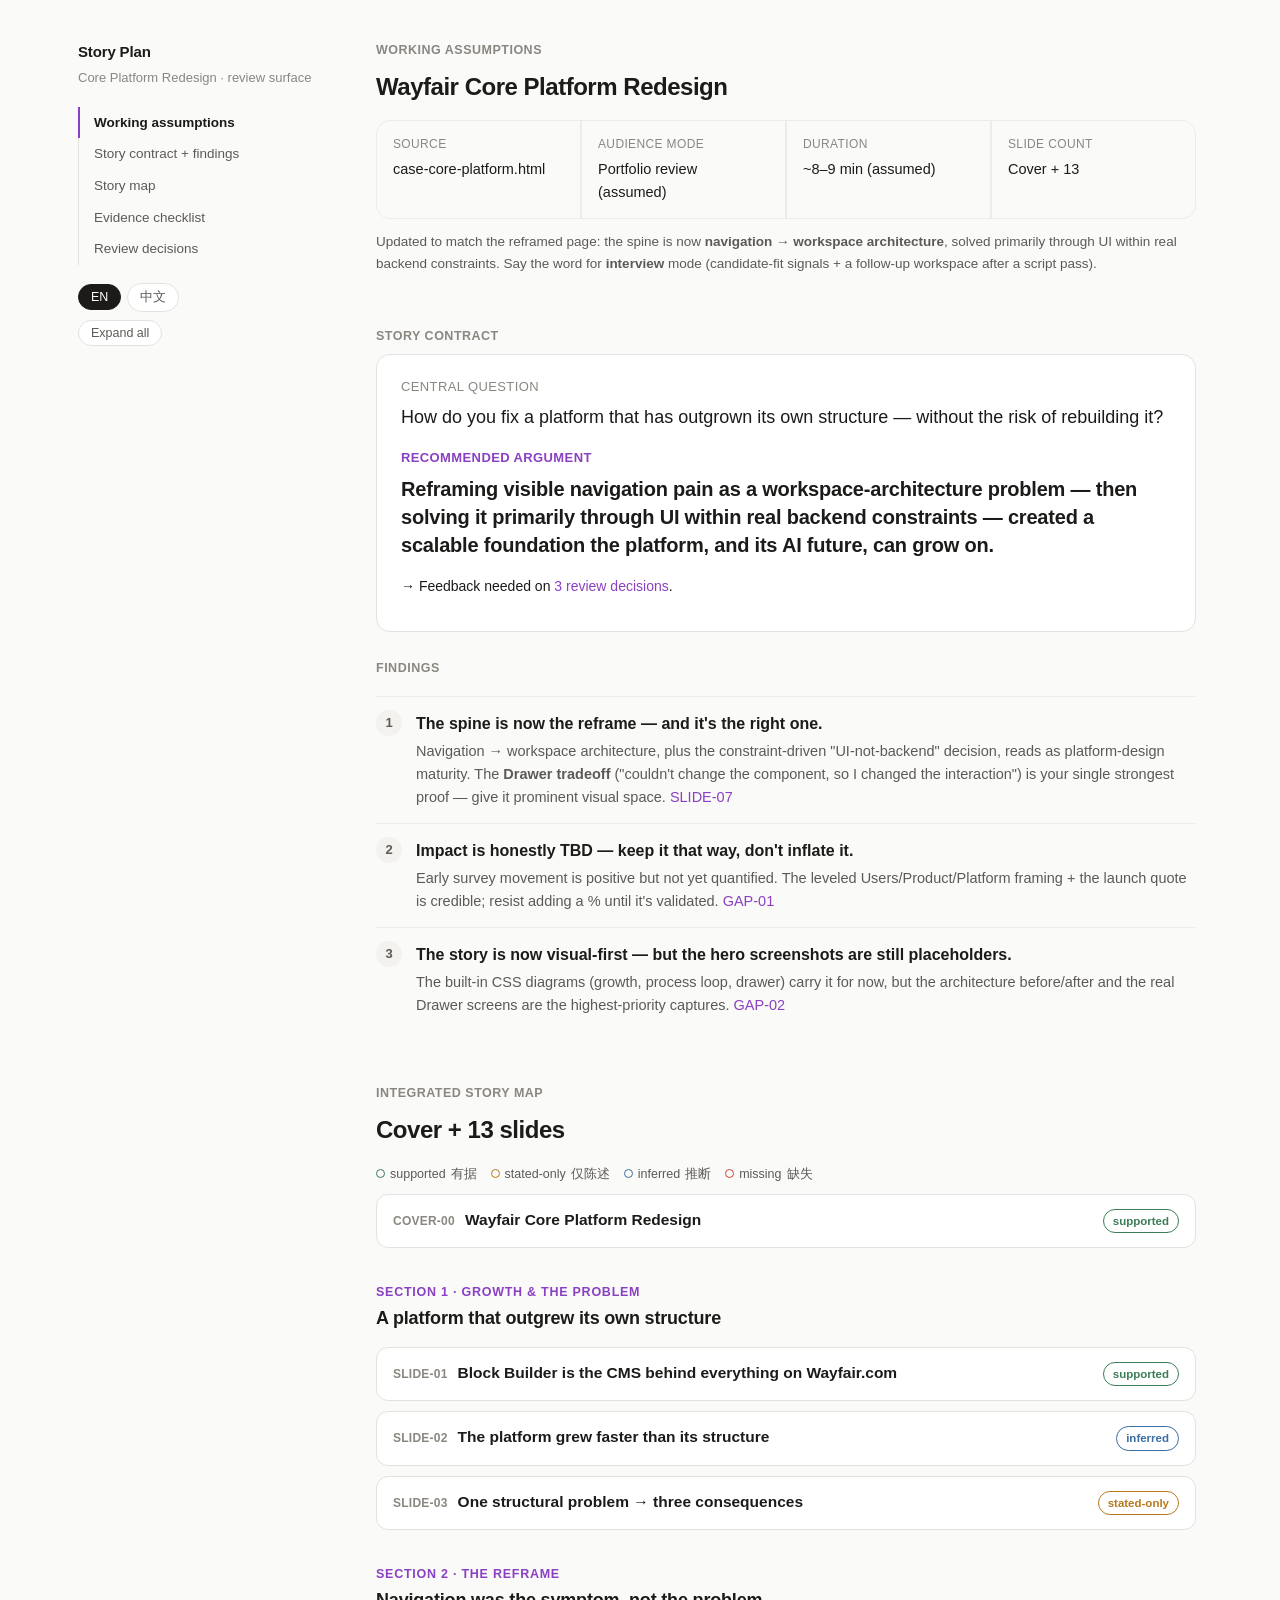
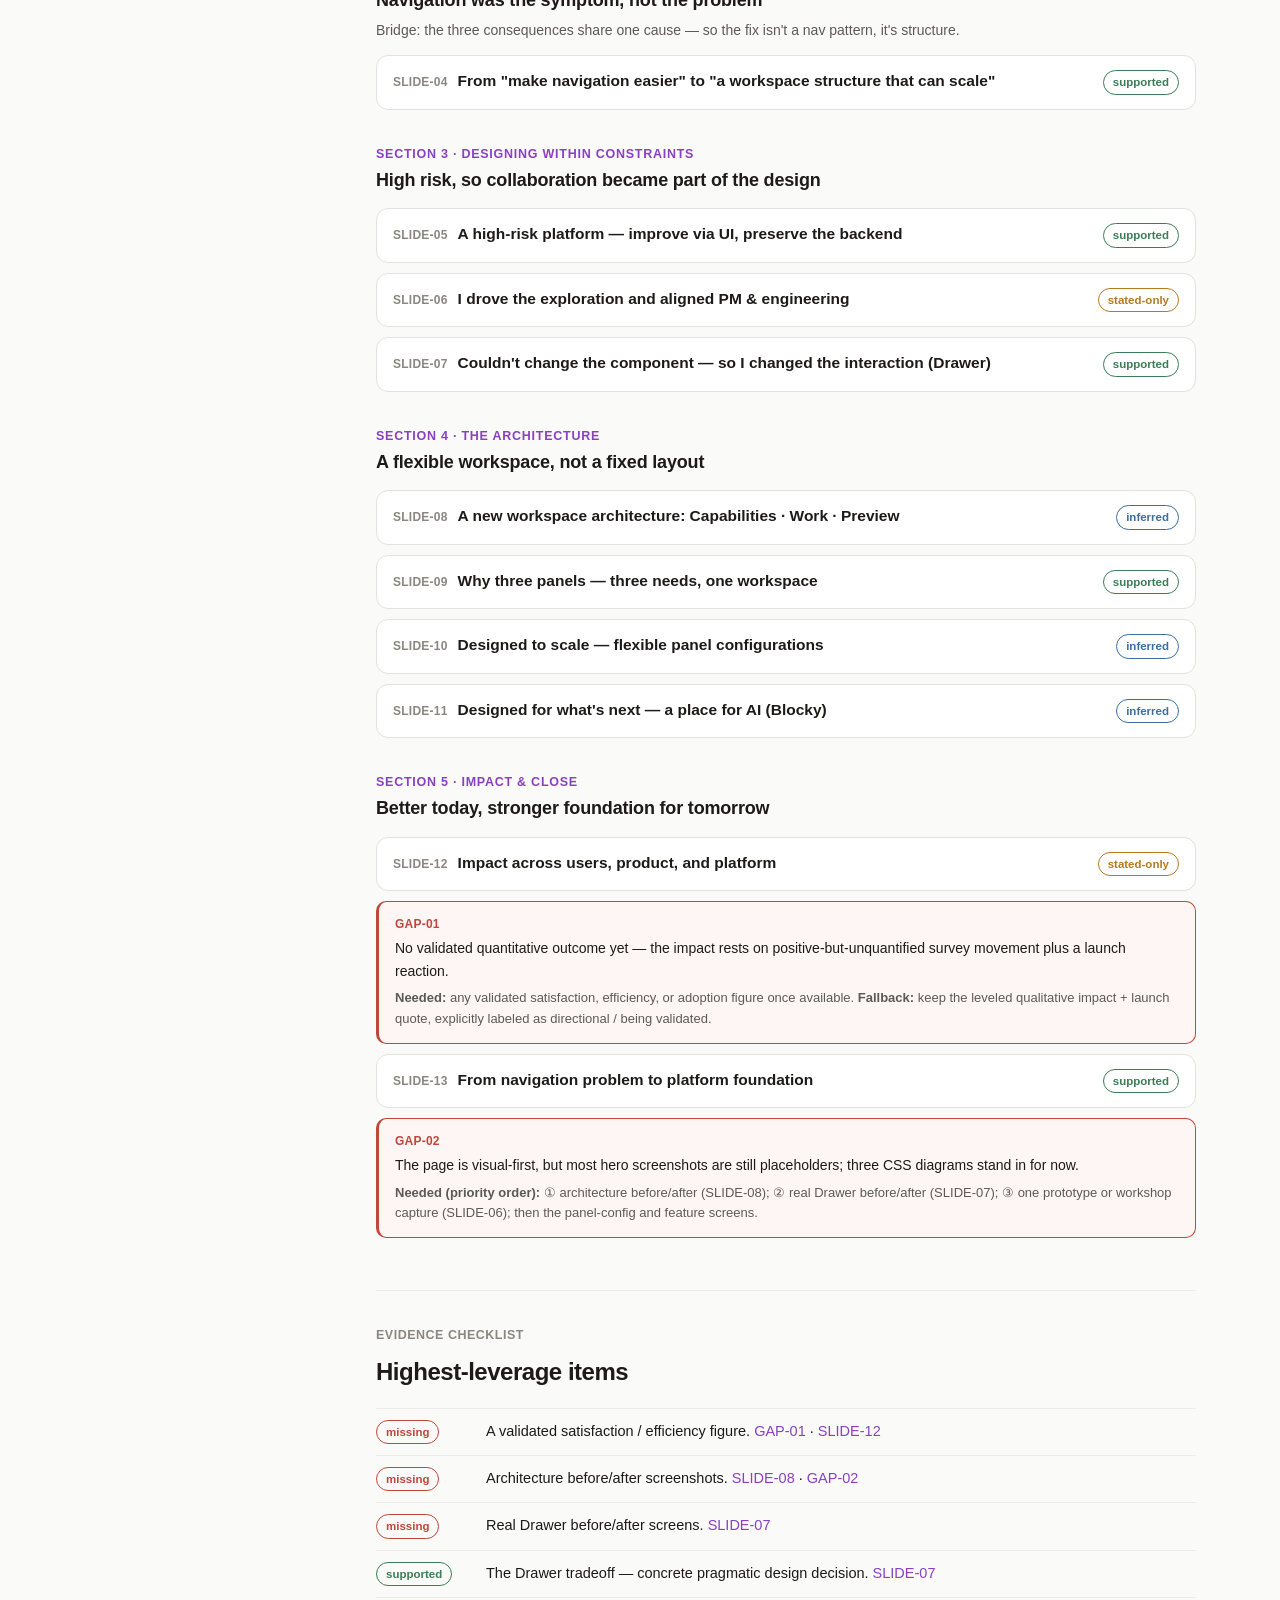
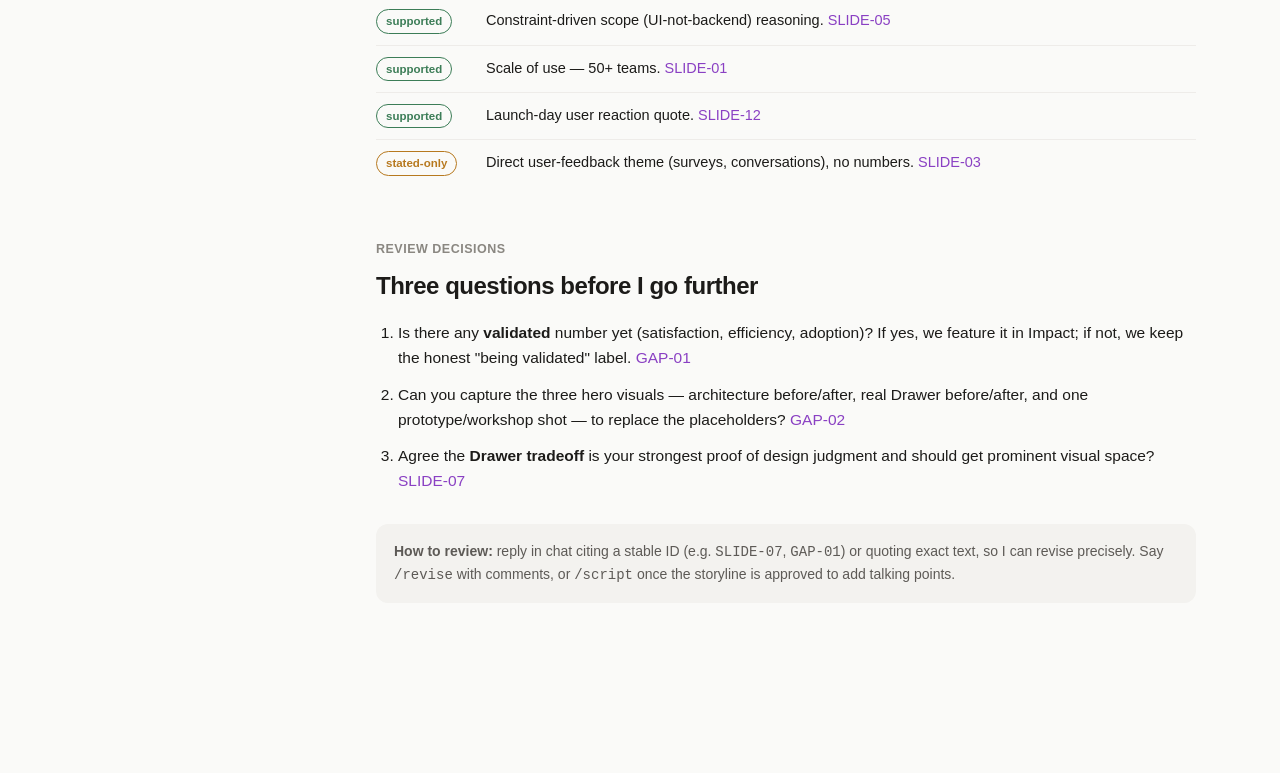
<file: .case-study-reviews/core-platform-story-plan.html>
<!DOCTYPE html>
<html lang="en">
<head>
<meta charset="UTF-8" />
<meta name="viewport" content="width=device-width, initial-scale=1.0" />
<title>Core Platform Redesign — Story Plan</title>
<style>
  :root{
    --bg:#FAFAF8; --surface:#F3F2EF; --border:#E4E2DE; --border-subtle:#EEECE9;
    --text:#1C1B19; --text-2:#5D5A56; --text-3:#8A8781; --accent:#8A40C3;
    --green:#3C7D57; --amber:#B7791F; --blue:#3A6EA5; --red:#C0483B;
    --radius:14px; --maxw:820px;
    --font:"DM Sans",-apple-system,BlinkMacSystemFont,"Segoe UI",Roboto,Helvetica,Arial,sans-serif;
  }
  *{box-sizing:border-box}
  html{scroll-behavior:smooth}
  body{margin:0;background:var(--bg);color:var(--text);font-family:var(--font);
    font-size:16px;line-height:1.6;-webkit-font-smoothing:antialiased;}
  .zh{display:none}
  body.lang-zh .en{display:none}
  body.lang-zh .zh{display:inline}
  body.lang-zh .zh.block{display:block}
  .zh.block{display:none}
  a{color:var(--accent);text-decoration:none}
  a:hover{text-decoration:underline}
  #progress{position:fixed;top:0;left:0;height:3px;background:var(--accent);width:0;z-index:100;transition:width .1s}
  .wrap{display:grid;grid-template-columns:250px minmax(0,1fr);gap:48px;max-width:1180px;margin:0 auto;padding:40px 28px 120px}
  nav.side{position:sticky;top:24px;align-self:start;height:calc(100vh - 48px);overflow-y:auto;padding-right:8px}
  .side h1{font-size:15px;font-weight:600;letter-spacing:-0.01em;margin:0 0 4px}
  .side .sub{font-size:13px;color:var(--text-3);margin:0 0 18px}
  .toc{list-style:none;margin:0 0 18px;padding:0;border-left:1px solid var(--border)}
  .toc a{display:block;padding:5px 0 5px 14px;margin-left:-1px;font-size:13.5px;color:var(--text-2);border-left:2px solid transparent}
  .toc a.active{color:var(--text);border-left-color:var(--accent);font-weight:600}
  .controls{display:flex;flex-direction:column;gap:8px}
  .ctl{display:flex;gap:6px;align-items:center}
  button.chip{font-family:inherit;font-size:12.5px;border:1px solid var(--border);background:#fff;color:var(--text-2);border-radius:20px;padding:5px 12px;cursor:pointer}
  button.chip[aria-pressed="true"]{background:var(--text);color:#fff;border-color:var(--text)}
  button.chip:hover{border-color:var(--text-3)}
  main{min-width:0;max-width:var(--maxw)}
  section{scroll-margin-top:24px;margin-bottom:52px}
  .kicker{font-size:12.5px;font-weight:600;letter-spacing:.04em;text-transform:uppercase;color:var(--text-3);margin:0 0 8px}
  h2.sec{font-size:24px;font-weight:600;letter-spacing:-0.02em;margin:0 0 14px}
  p{margin:0 0 12px}
  .muted{color:var(--text-2)}
  .assume{display:grid;grid-template-columns:repeat(auto-fit,minmax(150px,1fr));gap:2px;background:var(--border-subtle);border:1px solid var(--border-subtle);border-radius:var(--radius);overflow:hidden}
  .assume div{background:var(--bg);padding:14px 16px}
  .assume .k{font-size:12px;color:var(--text-3);margin:0 0 3px;letter-spacing:.03em;text-transform:uppercase}
  .assume .v{font-size:14.5px;font-weight:500;margin:0}
  .contract{border:1px solid var(--border);border-radius:var(--radius);padding:22px 24px;background:#fff}
  .contract .q{font-size:13px;color:var(--text-3);letter-spacing:.03em;text-transform:uppercase;margin:0 0 6px}
  .contract .qt{font-size:18px;font-weight:500;margin:0 0 18px;line-height:1.45}
  .contract .a{font-size:13px;color:var(--accent);letter-spacing:.03em;text-transform:uppercase;margin:0 0 6px;font-weight:600}
  .contract .at{font-size:20px;font-weight:600;margin:0;line-height:1.4;letter-spacing:-0.01em}
  .jump{margin-top:16px;font-size:14px}
  ol.find{list-style:none;counter-reset:f;margin:18px 0 0;padding:0}
  ol.find li{counter-increment:f;position:relative;padding:14px 0 14px 40px;border-top:1px solid var(--border-subtle)}
  ol.find li:before{content:counter(f);position:absolute;left:0;top:13px;width:26px;height:26px;background:var(--surface);border-radius:50%;display:grid;place-items:center;font-size:13px;font-weight:600;color:var(--text-2)}
  ol.find .ft{font-weight:600;margin:0 0 3px}
  ol.find .fd{font-size:14.5px;color:var(--text-2);margin:0}
  .chapter{margin:34px 0 14px}
  .chapter .cnum{font-size:12.5px;font-weight:600;letter-spacing:.06em;text-transform:uppercase;color:var(--accent);margin:0 0 2px}
  .chapter .ctitle{font-size:18px;font-weight:600;letter-spacing:-0.01em;margin:0;color:var(--text)}
  .chapter .cbridge{font-size:14px;color:var(--text-2);margin:4px 0 0}
  .slide{border:1px solid var(--border);border-radius:12px;background:#fff;margin:10px 0;overflow:hidden}
  .slide summary{list-style:none;cursor:pointer;padding:14px 16px;display:flex;gap:10px;align-items:baseline;flex-wrap:wrap}
  .slide summary::-webkit-details-marker{display:none}
  .sid{font-size:12px;font-weight:600;color:var(--text-3);letter-spacing:.02em;flex:none}
  .stitle{font-weight:600;font-size:15.5px;flex:1;min-width:0;word-break:normal;line-height:1.35}
  .chipev{font-size:11.5px;font-weight:600;padding:2px 9px;border-radius:20px;border:1px solid;flex:none;white-space:nowrap}
  .ev-supported{color:var(--green);border-color:var(--green)}
  .ev-stated{color:var(--amber);border-color:var(--amber)}
  .ev-inferred{color:var(--blue);border-color:var(--blue)}
  .ev-missing{color:var(--red);border-color:var(--red)}
  .sbody{padding:0 16px 16px;border-top:1px solid var(--border-subtle)}
  .row{display:grid;grid-template-columns:88px minmax(0,1fr);gap:10px 14px;margin-top:12px}
  .row .rl{font-size:12px;color:var(--text-3);letter-spacing:.02em;text-transform:uppercase;padding-top:2px}
  .row .rv{font-size:14.5px;margin:0}
  @media(max-width:520px){.row{grid-template-columns:1fr;gap:2px 0}.row .rl{padding-top:8px}}
  .gap{border:1px solid var(--red);border-left-width:3px;border-radius:10px;background:#fdf6f5;padding:13px 16px;margin:10px 0}
  .gap .gid{font-size:12px;font-weight:700;color:var(--red);letter-spacing:.02em;margin:0 0 3px}
  .gap p{font-size:14px;margin:0 0 6px}
  .gap .need{font-size:13px;color:var(--text-2);margin:0}
  .asset{border:1px dashed var(--border);border-radius:10px;background:var(--surface);padding:11px 16px;margin:10px 0}
  .asset .aid{font-size:12px;font-weight:700;color:var(--text-2);letter-spacing:.02em;margin:0 0 2px}
  .asset p{font-size:13.5px;margin:0;color:var(--text-2)}
  ul.check{list-style:none;margin:16px 0 0;padding:0}
  ul.check li{padding:11px 0;border-top:1px solid var(--border-subtle);display:grid;grid-template-columns:96px minmax(0,1fr);gap:14px;align-items:baseline}
  ul.check .tag{font-size:11.5px;font-weight:600;padding:2px 9px;border-radius:20px;border:1px solid;justify-self:start;white-space:nowrap}
  ul.check .txt{font-size:14.5px;margin:0}
  @media(max-width:520px){ul.check li{grid-template-columns:1fr;gap:4px}}
  ol.rev{margin:16px 0 0;padding-left:22px}
  ol.rev li{margin:0 0 12px;font-size:15.5px}
  .note{background:var(--surface);border-radius:12px;padding:16px 18px;font-size:14px;color:var(--text-2);margin-top:30px}
  .legend{display:flex;gap:14px;flex-wrap:wrap;font-size:12.5px;color:var(--text-2);margin:6px 0 0}
  .legend span{display:inline-flex;gap:5px;align-items:center}
  .dot{width:9px;height:9px;border-radius:50%;border:1.5px solid}
  hr.soft{border:none;border-top:1px solid var(--border-subtle);margin:34px 0}
  @media(max-width:860px){
    .wrap{grid-template-columns:1fr;gap:0}
    nav.side{position:static;height:auto;overflow:visible;margin-bottom:30px;border-bottom:1px solid var(--border);padding-bottom:20px}
    .toc{display:flex;flex-wrap:wrap;border-left:none;gap:2px 4px}
    .toc a{border-left:none;padding:4px 10px;border:1px solid var(--border);border-radius:20px}
    .toc a.active{border-color:var(--accent)}
  }
</style>
</head>
<body>
<div id="progress"></div>
<div class="wrap">

  <nav class="side" aria-label="Contents">
    <h1><span class="en">Story Plan</span><span class="zh">故事规划</span></h1>
    <p class="sub"><span class="en">Core Platform Redesign · review surface</span><span class="zh">核心平台改版 · 评审文档</span></p>
    <ul class="toc" id="toc">
      <li><a href="#assume"><span class="en">Working assumptions</span><span class="zh">前提设定</span></a></li>
      <li><a href="#contract"><span class="en">Story contract + findings</span><span class="zh">故事契约与要点</span></a></li>
      <li><a href="#map"><span class="en">Story map</span><span class="zh">故事地图</span></a></li>
      <li><a href="#evidence"><span class="en">Evidence checklist</span><span class="zh">证据清单</span></a></li>
      <li><a href="#review"><span class="en">Review decisions</span><span class="zh">待你定夺</span></a></li>
    </ul>
    <div class="controls">
      <div class="ctl">
        <button class="chip" id="langEn" aria-pressed="true">EN</button>
        <button class="chip" id="langZh" aria-pressed="false">中文</button>
      </div>
      <div class="ctl">
        <button class="chip" id="toggleAll" aria-pressed="false">
          <span class="en">Expand all</span><span class="zh">全部展开</span>
        </button>
      </div>
    </div>
  </nav>

  <main>

    <section id="assume">
      <p class="kicker"><span class="en">Working assumptions</span><span class="zh">前提设定</span></p>
      <h2 class="sec"><span class="en">Wayfair Core Platform Redesign</span><span class="zh">Wayfair 核心平台改版</span></h2>
      <div class="assume">
        <div><p class="k"><span class="en">Source</span><span class="zh">来源</span></p><p class="v">case-core-platform.html</p></div>
        <div><p class="k"><span class="en">Audience mode</span><span class="zh">受众模式</span></p><p class="v"><span class="en">Portfolio review (assumed)</span><span class="zh">作品集评审（推断）</span></p></div>
        <div><p class="k"><span class="en">Duration</span><span class="zh">时长</span></p><p class="v"><span class="en">~8–9 min (assumed)</span><span class="zh">约 8–9 分钟（推断）</span></p></div>
        <div><p class="k"><span class="en">Slide count</span><span class="zh">页数</span></p><p class="v"><span class="en">Cover + 13</span><span class="zh">封面 + 13 页</span></p></div>
      </div>
      <p class="muted" style="font-size:13.5px;margin-top:12px">
        <span class="en">Updated to match the reframed page: the spine is now <b>navigation → workspace architecture</b>, solved primarily through UI within real backend constraints. Say the word for <b>interview</b> mode (candidate-fit signals + a follow-up workspace after a script pass).</span>
        <span class="zh">已按改版后的页面更新：主线现为 <b>导航 → 工作区架构</b>，并在真实后端约束下主要通过 UI 解决。如需 <b>面试</b> 模式（岗位匹配信号，及讲稿环节后的面试追问工作区），告诉我即可。</span>
      </p>
    </section>

    <section id="contract">
      <p class="kicker"><span class="en">Story contract</span><span class="zh">故事契约</span></p>
      <div class="contract">
        <p class="q"><span class="en">Central question</span><span class="zh">核心问题</span></p>
        <p class="qt"><span class="en">How do you fix a platform that has outgrown its own structure — without the risk of rebuilding it?</span><span class="zh">当一个平台已经“长大到”超出自身结构，你如何在不承担重建风险的前提下修复它？</span></p>
        <p class="a"><span class="en">Recommended argument</span><span class="zh">建议主线</span></p>
        <p class="at"><span class="en">Reframing visible navigation pain as a workspace-architecture problem — then solving it primarily through UI within real backend constraints — created a scalable foundation the platform, and its AI future, can grow on.</span><span class="zh">把表面的导航痛点，重新定义为“工作区架构”问题，并在真实的后端约束下主要通过 UI 解决，从而打造出一个可扩展的底座——平台乃至其 AI 未来都能在此之上生长。</span></p>
        <p class="jump"><span class="en">→ Feedback needed on <a href="#review">3 review decisions</a>.</span><span class="zh">→ 需要你就 <a href="#review">3 个决策点</a> 给意见。</span></p>
      </div>

      <p class="kicker" style="margin-top:26px"><span class="en">Findings</span><span class="zh">评估要点</span></p>
      <ol class="find">
        <li>
          <p class="ft"><span class="en">The spine is now the reframe — and it's the right one.</span><span class="zh">主线已是“重新定位”——而且方向正确。</span></p>
          <p class="fd"><span class="en">Navigation → workspace architecture, plus the constraint-driven "UI-not-backend" decision, reads as platform-design maturity. The <b>Drawer tradeoff</b> ("couldn't change the component, so I changed the interaction") is your single strongest proof — give it prominent visual space. <a href="#SLIDE-07">SLIDE-07</a></span><span class="zh">导航 → 工作区架构，加上“改前端不动后端”的约束驱动决策，体现出平台设计的成熟度。<b>抽屉取舍</b>（“无法替换组件，就改交互模型”）是你最有力的一个证据——应给足视觉篇幅。<a href="#SLIDE-07">SLIDE-07</a></span></p>
        </li>
        <li>
          <p class="ft"><span class="en">Impact is honestly TBD — keep it that way, don't inflate it.</span><span class="zh">结果诚实标注为“待定”——保持如此，不要夸大。</span></p>
          <p class="fd"><span class="en">Early survey movement is positive but not yet quantified. The leveled Users/Product/Platform framing + the launch quote is credible; resist adding a % until it's validated. <a href="#GAP-01">GAP-01</a></span><span class="zh">早期调研有正向变化，但尚未量化。分层的“用户/产品/平台”表述加上线评价是可信的；在验证前不要加百分比。<a href="#GAP-01">GAP-01</a></span></p>
        </li>
        <li>
          <p class="ft"><span class="en">The story is now visual-first — but the hero screenshots are still placeholders.</span><span class="zh">故事已“视觉优先”——但主视觉截图仍是占位。</span></p>
          <p class="fd"><span class="en">The built-in CSS diagrams (growth, process loop, drawer) carry it for now, but the architecture before/after and the real Drawer screens are the highest-priority captures. <a href="#GAP-02">GAP-02</a></span><span class="zh">内置的 CSS 图示（增长、流程环、抽屉）暂时撑起了叙事，但“架构前/后”与真实抽屉界面是优先级最高的截图。<a href="#GAP-02">GAP-02</a></span></p>
        </li>
      </ol>
    </section>

    <section id="map">
      <p class="kicker"><span class="en">Integrated story map</span><span class="zh">整合故事地图</span></p>
      <h2 class="sec"><span class="en">Cover + 13 slides</span><span class="zh">封面 + 13 页</span></h2>
      <div class="legend" aria-hidden="true">
        <span><span class="dot" style="border-color:var(--green)"></span><span class="en">supported</span><span class="zh">有据</span></span>
        <span><span class="dot" style="border-color:var(--amber)"></span><span class="en">stated-only</span><span class="zh">仅陈述</span></span>
        <span><span class="dot" style="border-color:var(--blue)"></span><span class="en">inferred</span><span class="zh">推断</span></span>
        <span><span class="dot" style="border-color:var(--red)"></span><span class="en">missing</span><span class="zh">缺失</span></span>
      </div>

      <details class="slide" id="COVER-00">
        <summary><span class="sid">COVER-00</span><span class="stitle"><span class="en">Wayfair Core Platform Redesign</span><span class="zh">Wayfair 核心平台改版</span></span><span class="chipev ev-supported">supported</span></summary>
        <div class="sbody">
          <div class="row"><div class="rl"><span class="en">Job</span><span class="zh">作用</span></div><p class="rv"><span class="en">Light cover: redefined the platform's IA and workspace structure. Product Designer II. 15–30s.</span><span class="zh">轻封面：重定义平台的信息架构与工作区结构。产品设计师 II。15–30 秒。</span></p></div>
          <div class="row"><div class="rl"><span class="en">Note</span><span class="zh">备注</span></div><p class="rv"><span class="en">Don't lead with "3-panel" — that undersells the scope.</span><span class="zh">不要用“三栏”开场——那会低估工作范围。</span></p></div>
        </div>
      </details>

      <div class="chapter">
        <p class="cnum"><span class="en">Section 1 · Growth &amp; the problem</span><span class="zh">第 1 节 · 增长与问题</span></p>
        <p class="ctitle"><span class="en">A platform that outgrew its own structure</span><span class="zh">一个“长大到”超出自身结构的平台</span></p>
      </div>

      <details class="slide" id="SLIDE-01">
        <summary><span class="sid">SLIDE-01</span><span class="stitle"><span class="en">Block Builder is the CMS behind everything on Wayfair.com</span><span class="zh">Wayfair.com 上的一切都出自 Block Builder</span></span><span class="chipev ev-supported">supported</span></summary>
        <div class="sbody">
          <div class="row"><div class="rl"><span class="en">Stake</span><span class="zh">利害</span></div><p class="rv"><span class="en">50+ cross-functional teams build every customer-facing page here. Internal tool, direct customer impact.</span><span class="zh">50+ 跨职能团队在这里搭建每一个面向用户的页面。内部工具，却直接影响顾客。</span></p></div>
          <div class="row"><div class="rl"><span class="en">Artifact</span><span class="zh">素材</span></div><p class="rv"><span class="en">what-is-BB.png — Block Builder → Wayfair.com.</span><span class="zh">what-is-BB.png——Block Builder → Wayfair.com。</span></p></div>
        </div>
      </details>

      <details class="slide" id="SLIDE-02">
        <summary><span class="sid">SLIDE-02</span><span class="stitle"><span class="en">The platform grew faster than its structure</span><span class="zh">平台的增长快过了它的结构</span></span><span class="chipev ev-inferred">inferred</span></summary>
        <div class="sbody">
          <div class="row"><div class="rl"><span class="en">Claim</span><span class="zh">论点</span></div><p class="rv"><span class="en">More teams, workflows, and capabilities piled onto the same workspace structure → increasing complexity. Carried by a causal-chain diagram, not a paragraph.</span><span class="zh">更多团队、工作流与能力不断堆在同一套工作区结构上 → 复杂度攀升。用因果链图示承载，而非大段文字。</span></p></div>
          <div class="row"><div class="rl"><span class="en">Note</span><span class="zh">备注</span></div><p class="rv"><span class="en">"inferred" — the causal framing is your synthesis of stated facts (growth + unchanged structure).</span><span class="zh">标“推断”——这一因果框架是你对既有事实（增长 + 结构未变）的综合。</span></p></div>
        </div>
      </details>

      <details class="slide" id="SLIDE-03">
        <summary><span class="sid">SLIDE-03</span><span class="stitle"><span class="en">One structural problem → three consequences</span><span class="zh">一个结构问题 → 三个后果</span></span><span class="chipev ev-stated">stated-only</span></summary>
        <div class="sbody">
          <div class="row"><div class="rl"><span class="en">Claim</span><span class="zh">论点</span></div><p class="rv"><span class="en">Findability (actions buried among 9 features), Context (nested drawers), Scalability (each feature adds a layer) — all symptoms of one root problem.</span><span class="zh">可发现性（操作淹没在 9 个功能里）、方位感（层层抽屉）、可扩展性（每个功能都加一层）——都是同一根因的症状。</span></p></div>
          <div class="row"><div class="rl"><span class="en">Evidence</span><span class="zh">证据</span></div><p class="rv"><span class="en">Direct user feedback — surveys, conversations, day-to-day. A real advantage of an internal tool, but shown without numbers. Label it honestly.</span><span class="zh">直接的用户反馈——调研、对话、日常。这是内部工具的真实优势，但没有数字。要如实标注。</span></p></div>
        </div>
      </details>

      <div class="chapter">
        <p class="cnum"><span class="en">Section 2 · The reframe</span><span class="zh">第 2 节 · 重新定位</span></p>
        <p class="ctitle"><span class="en">Navigation was the symptom, not the problem</span><span class="zh">导航是症状，不是问题本身</span></p>
        <p class="cbridge"><span class="en">Bridge: the three consequences share one cause — so the fix isn't a nav pattern, it's structure.</span><span class="zh">承接：三个后果同源——所以解法不是某个导航样式，而是结构。</span></p>
      </div>

      <details class="slide" id="SLIDE-04">
        <summary><span class="sid">SLIDE-04</span><span class="stitle"><span class="en">From "make navigation easier" to "a workspace structure that can scale"</span><span class="zh">从“让导航更简单”到“一个能扩展的工作区结构”</span></span><span class="chipev ev-supported">supported</span></summary>
        <div class="sbody">
          <div class="row"><div class="rl"><span class="en">Turn</span><span class="zh">转折</span></div><p class="rv"><span class="en">The central design insight. Shown as a From → To with the HMW: structure capabilities, core work, and preview so the platform can keep scaling.</span><span class="zh">全案的核心设计洞察。以“从 → 到”与 HMW 呈现：让能力、核心工作与预览各归其位，使平台得以持续扩展。</span></p></div>
          <div class="row"><div class="rl"><span class="en">Job</span><span class="zh">作用</span></div><p class="rv"><span class="en">This is the storytelling peak — keep it visually prominent (the reframe panel).</span><span class="zh">这是叙事高点——保持视觉突出（重定位面板）。</span></p></div>
        </div>
      </details>

      <div class="chapter">
        <p class="cnum"><span class="en">Section 3 · Designing within constraints</span><span class="zh">第 3 节 · 在约束中设计</span></p>
        <p class="ctitle"><span class="en">High risk, so collaboration became part of the design</span><span class="zh">高风险，于是协作成了设计的一部分</span></p>
      </div>

      <details class="slide" id="SLIDE-05">
        <summary><span class="sid">SLIDE-05</span><span class="stitle"><span class="en">A high-risk platform — improve via UI, preserve the backend</span><span class="zh">高风险平台——用 UI 改进、保留后端</span></span><span class="chipev ev-supported">supported</span></summary>
        <div class="sbody">
          <div class="row"><div class="rl"><span class="en">Judgment</span><span class="zh">判断</span></div><p class="rv"><span class="en">Backend changes risk the live site, so a full rebuild was off the table. The design question narrowed to: solve a structural problem primarily through UI/frontend. Reads as product maturity, not an excuse.</span><span class="zh">改后端会危及线上站点，因此全面重建不可行。设计问题收窄为：主要通过 UI/前端解决结构问题。这体现的是产品成熟度，而非借口。</span></p></div>
        </div>
      </details>

      <details class="slide" id="SLIDE-06">
        <summary><span class="sid">SLIDE-06</span><span class="stitle"><span class="en">I drove the exploration and aligned PM &amp; engineering</span><span class="zh">我主导探索，并对齐 PM 与工程</span></span><span class="chipev ev-stated">stated-only</span></summary>
        <div class="sbody">
          <div class="row"><div class="rl"><span class="en">Agency</span><span class="zh">主导</span></div><p class="rv"><span class="en">Shown as a loop (feedback → exploration → prototype → PM/Eng feasibility → iteration → MVP/post-MVP), not a generic UX timeline. Emphasize decisions and alignment.</span><span class="zh">以循环呈现（反馈 → 探索 → 原型 → PM/工程可行性 → 迭代 → MVP/后续），而非泛泛的 UX 时间线。强调决策与对齐。</span></p></div>
          <div class="row"><div class="rl"><span class="en">Evidence</span><span class="zh">证据</span></div><p class="rv"><span class="en">Research board, prototypes, and workshop captures are placeholders — currently narrative. See GAP-02.</span><span class="zh">研究看板、原型与工作坊素材都是占位——目前仅叙述。见 GAP-02。</span></p></div>
        </div>
      </details>

      <details class="slide" id="SLIDE-07">
        <summary><span class="sid">SLIDE-07</span><span class="stitle"><span class="en">Couldn't change the component — so I changed the interaction (Drawer)</span><span class="zh">无法替换组件——于是我改了交互（抽屉）</span></span><span class="chipev ev-supported">supported</span></summary>
        <div class="sbody">
          <div class="row"><div class="rl"><span class="en">Tradeoff</span><span class="zh">取舍</span></div><p class="rv"><span class="en">The Drawer was tied to the architecture, so replacing it was unsafe. Stacking drawers meant users went 5 deep, then closed 5 times. Fix: switch the drawer's content instead of stacking, and reduce shadows. Same component, new interaction model.</span><span class="zh">抽屉与架构深度耦合，替换不安全。层层堆叠让用户深入 5 层、再点 5 次关闭。解法：切换抽屉内容而非堆叠，并弱化阴影。同一组件，新的交互模型。</span></p></div>
          <div class="row"><div class="rl"><span class="en">Why strongest</span><span class="zh">为何最强</span></div><p class="rv"><span class="en">Concrete, honest, and proof of pragmatic design within technical limits. Give it a clear before/after visual.</span><span class="zh">具体、诚实，且证明了在技术限制内的务实设计。给它一个清晰的前/后对比图。</span></p></div>
        </div>
      </details>

      <div class="chapter">
        <p class="cnum"><span class="en">Section 4 · The architecture</span><span class="zh">第 4 节 · 架构</span></p>
        <p class="ctitle"><span class="en">A flexible workspace, not a fixed layout</span><span class="zh">一个灵活的工作区，而非固定布局</span></p>
      </div>

      <details class="slide" id="SLIDE-08">
        <summary><span class="sid">SLIDE-08</span><span class="stitle"><span class="en">A new workspace architecture: Capabilities · Work · Preview</span><span class="zh">全新工作区架构：能力 · 工作 · 预览</span></span><span class="chipev ev-inferred">inferred</span></summary>
        <div class="sbody">
          <div class="row"><div class="rl"><span class="en">Reveal</span><span class="zh">揭示</span></div><p class="rv"><span class="en">Left = capabilities (versions, locales, targeting…), Center = stable main work, Right = persistent preview. Connected without competing for space. Let the visual do the work.</span><span class="zh">左 = 能力（版本、地区、定向…），中 = 稳定的主工作区，右 = 常驻预览。彼此相连而不争夺空间。让视觉说话。</span></p></div>
          <div class="row"><div class="rl"><span class="en">Artifact</span><span class="zh">素材</span></div><p class="rv"><span class="en">Before/after screens are placeholders — the hero visual for this beat. See GAP-02.</span><span class="zh">前/后界面是占位——这一段的主视觉。见 GAP-02。</span></p></div>
        </div>
      </details>

      <details class="slide" id="SLIDE-09">
        <summary><span class="sid">SLIDE-09</span><span class="stitle"><span class="en">Why three panels — three needs, one workspace</span><span class="zh">为何是三栏——三种需求，一个工作区</span></span><span class="chipev ev-supported">supported</span></summary>
        <div class="sbody">
          <div class="row"><div class="rl"><span class="en">Reasoning</span><span class="zh">依据</span></div><p class="rv"><span class="en">Four inputs converged: competitive patterns, user mental model, the need for capabilities + work + preview to coexist, and future extensibility (AI). Three panels were the result, not the goal.</span><span class="zh">四个输入汇聚：竞品模式、用户心智模型、能力+工作+预览需共存、以及面向未来的可扩展性（AI）。三栏是结果，不是目标。</span></p></div>
        </div>
      </details>

      <details class="slide" id="SLIDE-10">
        <summary><span class="sid">SLIDE-10</span><span class="stitle"><span class="en">Designed to scale — flexible panel configurations</span><span class="zh">为扩展而设计——灵活的栏位组合</span></span><span class="chipev ev-inferred">inferred</span></summary>
        <div class="sbody">
          <div class="row"><div class="rl"><span class="en">Argument</span><span class="zh">论点</span></div><p class="rv"><span class="en">Feature+Main, Main+Preview, AI+Main, etc. New capabilities plug in without a new layout — this is what makes it a foundation, not a one-off UI.</span><span class="zh">功能+主区、主区+预览、AI+主区 等。新能力可直接接入而无需新布局——这正是它成为“底座”而非“一次性 UI”的原因。</span></p></div>
        </div>
      </details>

      <details class="slide" id="SLIDE-11">
        <summary><span class="sid">SLIDE-11</span><span class="stitle"><span class="en">Designed for what's next — a place for AI (Blocky)</span><span class="zh">为未来而设计——为 AI（Blocky）留位</span></span><span class="chipev ev-inferred">inferred</span></summary>
        <div class="sbody">
          <div class="row"><div class="rl"><span class="en">Job</span><span class="zh">作用</span></div><p class="rv"><span class="en">Blocky as an optional panel — evidence the architecture evolves with the product, not a separate AI project. Keep it short so it doesn't take over.</span><span class="zh">Blocky 作为可选栏——证明架构能随产品演进，而非另起一个 AI 项目。保持简短，别喧宾夺主。</span></p></div>
        </div>
      </details>

      <div class="chapter">
        <p class="cnum"><span class="en">Section 5 · Impact &amp; close</span><span class="zh">第 5 节 · 影响与收尾</span></p>
        <p class="ctitle"><span class="en">Better today, stronger foundation for tomorrow</span><span class="zh">当下更好，未来更稳</span></p>
      </div>

      <details class="slide" id="SLIDE-12">
        <summary><span class="sid">SLIDE-12</span><span class="stitle"><span class="en">Impact across users, product, and platform</span><span class="zh">用户、产品、平台三层影响</span></span><span class="chipev ev-stated">stated-only</span></summary>
        <div class="sbody">
          <div class="row"><div class="rl"><span class="en">Framing</span><span class="zh">表述</span></div><p class="rv"><span class="en">Users (discoverability, context, fewer interactions), Product (structure, fewer layers), Platform (scalable, less backend risk). Honest note: survey shows positive movement, exact numbers being validated. Real launch quote included.</span><span class="zh">用户（可发现性、方位感、更少交互）、产品（结构、更少层级）、平台（可扩展、更低后端风险）。诚实标注：调研有正向变化，具体数字待验证。附真实上线评价。</span></p></div>
          <div class="row"><div class="rl"><span class="en">Guardrail</span><span class="zh">底线</span></div><p class="rv"><span class="en">Do not add a % until validated. Keep qualitative + clearly labeled TBD.</span><span class="zh">验证前不要加百分比。保持定性 + 明确标注“待定”。</span></p></div>
        </div>
      </details>
      <div class="gap" id="GAP-01">
        <p class="gid">GAP-01</p>
        <p><span class="en">No validated quantitative outcome yet — the impact rests on positive-but-unquantified survey movement plus a launch reaction.</span><span class="zh">尚无经验证的量化结果——影响目前依赖“正向但未量化”的调研变化，加一条上线评价。</span></p>
        <p class="need"><span class="en"><b>Needed:</b> any validated satisfaction, efficiency, or adoption figure once available. <b>Fallback:</b> keep the leveled qualitative impact + launch quote, explicitly labeled as directional / being validated.</span><span class="zh"><b>需要：</b>一旦有，任何经验证的满意度、效率或采用率数字。<b>兜底：</b>保留分层的定性影响 + 上线评价，并明确标注为“方向性 / 验证中”。</span></p>
      </div>

      <details class="slide" id="SLIDE-13">
        <summary><span class="sid">SLIDE-13</span><span class="stitle"><span class="en">From navigation problem to platform foundation</span><span class="zh">从导航问题到平台底座</span></span><span class="chipev ev-supported">supported</span></summary>
        <div class="sbody">
          <div class="row"><div class="rl"><span class="en">Close</span><span class="zh">收尾</span></div><p class="rv"><span class="en">One line: "I didn't just redesign the navigation. I redesigned how the workspace could evolve." Ties scope, constraints, and future together.</span><span class="zh">一句话：“我不只是重设计了导航，我重设计了工作区如何演进。”把范围、约束与未来收束在一起。</span></p></div>
        </div>
      </details>
      <div class="gap" id="GAP-02">
        <p class="gid">GAP-02</p>
        <p><span class="en">The page is visual-first, but most hero screenshots are still placeholders; three CSS diagrams stand in for now.</span><span class="zh">页面已“视觉优先”，但多数主视觉截图仍是占位；目前由三张 CSS 图示替代。</span></p>
        <p class="need"><span class="en"><b>Needed (priority order):</b> ① architecture before/after (SLIDE-08); ② real Drawer before/after (SLIDE-07); ③ one prototype or workshop capture (SLIDE-06); then the panel-config and feature screens.</span><span class="zh"><b>需要（按优先级）：</b>① 架构前/后（SLIDE-08）；② 真实抽屉前/后（SLIDE-07）；③ 一张原型或工作坊截图（SLIDE-06）；随后是栏位组合与功能界面。</span></p>
      </div>
    </section>

    <hr class="soft" />

    <section id="evidence">
      <p class="kicker"><span class="en">Evidence checklist</span><span class="zh">证据清单</span></p>
      <h2 class="sec"><span class="en">Highest-leverage items</span><span class="zh">最关键的几项</span></h2>
      <ul class="check">
        <li><span class="tag ev-missing">missing</span><span class="txt"><span class="en">A validated satisfaction / efficiency figure. <a href="#GAP-01">GAP-01</a> · <a href="#SLIDE-12">SLIDE-12</a></span><span class="zh">一个经验证的满意度 / 效率数字。<a href="#GAP-01">GAP-01</a> · <a href="#SLIDE-12">SLIDE-12</a></span></span></li>
        <li><span class="tag ev-missing">missing</span><span class="txt"><span class="en">Architecture before/after screenshots. <a href="#SLIDE-08">SLIDE-08</a> · <a href="#GAP-02">GAP-02</a></span><span class="zh">架构前/后截图。<a href="#SLIDE-08">SLIDE-08</a> · <a href="#GAP-02">GAP-02</a></span></span></li>
        <li><span class="tag ev-missing">missing</span><span class="txt"><span class="en">Real Drawer before/after screens. <a href="#SLIDE-07">SLIDE-07</a></span><span class="zh">真实抽屉前/后界面。<a href="#SLIDE-07">SLIDE-07</a></span></span></li>
        <li><span class="tag ev-supported">supported</span><span class="txt"><span class="en">The Drawer tradeoff — concrete pragmatic design decision. <a href="#SLIDE-07">SLIDE-07</a></span><span class="zh">抽屉取舍——具体而务实的设计决策。<a href="#SLIDE-07">SLIDE-07</a></span></span></li>
        <li><span class="tag ev-supported">supported</span><span class="txt"><span class="en">Constraint-driven scope (UI-not-backend) reasoning. <a href="#SLIDE-05">SLIDE-05</a></span><span class="zh">约束驱动的范围（改前端不动后端）判断。<a href="#SLIDE-05">SLIDE-05</a></span></span></li>
        <li><span class="tag ev-supported">supported</span><span class="txt"><span class="en">Scale of use — 50+ teams. <a href="#SLIDE-01">SLIDE-01</a></span><span class="zh">使用规模——50+ 团队。<a href="#SLIDE-01">SLIDE-01</a></span></span></li>
        <li><span class="tag ev-supported">supported</span><span class="txt"><span class="en">Launch-day user reaction quote. <a href="#SLIDE-12">SLIDE-12</a></span><span class="zh">上线当天的用户评价。<a href="#SLIDE-12">SLIDE-12</a></span></span></li>
        <li><span class="tag ev-stated">stated-only</span><span class="txt"><span class="en">Direct user-feedback theme (surveys, conversations), no numbers. <a href="#SLIDE-03">SLIDE-03</a></span><span class="zh">直接用户反馈主题（调研、对话），无数字。<a href="#SLIDE-03">SLIDE-03</a></span></span></li>
      </ul>
    </section>

    <section id="review">
      <p class="kicker"><span class="en">Review decisions</span><span class="zh">待你定夺</span></p>
      <h2 class="sec"><span class="en">Three questions before I go further</span><span class="zh">继续之前的三个问题</span></h2>
      <ol class="rev">
        <li><span class="en">Is there any <b>validated</b> number yet (satisfaction, efficiency, adoption)? If yes, we feature it in Impact; if not, we keep the honest "being validated" label. <a href="#GAP-01">GAP-01</a></span><span class="zh block">目前有没有任何<b>经验证</b>的数字（满意度、效率、采用率）？有就放到“影响”里突出；没有就保留诚实的“验证中”标注。<a href="#GAP-01">GAP-01</a></span></li>
        <li><span class="en">Can you capture the three hero visuals — architecture before/after, real Drawer before/after, and one prototype/workshop shot — to replace the placeholders? <a href="#GAP-02">GAP-02</a></span><span class="zh block">能否补三张主视觉——架构前/后、真实抽屉前/后、以及一张原型/工作坊截图——来替换占位？<a href="#GAP-02">GAP-02</a></span></li>
        <li><span class="en">Agree the <b>Drawer tradeoff</b> is your strongest proof of design judgment and should get prominent visual space? <a href="#SLIDE-07">SLIDE-07</a></span><span class="zh block">是否认同<b>抽屉取舍</b>是你设计判断力最有力的证据，应给足视觉篇幅？<a href="#SLIDE-07">SLIDE-07</a></span></li>
      </ol>

      <div class="note">
        <p style="margin:0"><span class="en"><b>How to review:</b> reply in chat citing a stable ID (e.g. <code>SLIDE-07</code>, <code>GAP-01</code>) or quoting exact text, so I can revise precisely. Say <code>/revise</code> with comments, or <code>/script</code> once the storyline is approved to add talking points.</span><span class="zh block"><b>如何评审：</b>在对话里引用稳定编号（如 <code>SLIDE-07</code>、<code>GAP-01</code>）或直接引用原文，我就能精准修改。用 <code>/revise</code> 附意见，或在故事线通过后用 <code>/script</code> 添加讲述要点。</span></p>
      </div>
    </section>

  </main>
</div>

<script>
(function(){
  var b=document.body, en=document.getElementById('langEn'), zh=document.getElementById('langZh');
  function setLang(l){
    b.classList.toggle('lang-zh', l==='zh');
    en.setAttribute('aria-pressed', l==='en'); zh.setAttribute('aria-pressed', l==='zh');
    document.documentElement.lang = l==='zh' ? 'zh' : 'en';
    try{localStorage.setItem('cs-lang', l);}catch(e){}
  }
  en.onclick=function(){setLang('en')}; zh.onclick=function(){setLang('zh')};
  var saved; try{saved=localStorage.getItem('cs-lang');}catch(e){}
  if(!saved){ saved=(navigator.language||'').toLowerCase().indexOf('zh')===0?'zh':'en'; }
  setLang(saved);

  var slides=[].slice.call(document.querySelectorAll('details.slide'));
  var t=document.getElementById('toggleAll');
  function sync(){
    var allOpen=slides.every(function(s){return s.open;});
    t.setAttribute('aria-pressed', allOpen?'true':'false');
    t.querySelector('.en').textContent=allOpen?'Collapse all':'Expand all';
    t.querySelector('.zh').textContent=allOpen?'全部收起':'全部展开';
  }
  t.onclick=function(){var allOpen=slides.every(function(s){return s.open;});slides.forEach(function(s){s.open=!allOpen;});sync();};
  slides.forEach(function(s){s.addEventListener('toggle', sync);});
  sync();

  function openHash(){var id=location.hash.slice(1);if(!id)return;var el=document.getElementById(id);if(el&&el.tagName==='DETAILS')el.open=true;}
  window.addEventListener('hashchange', openHash); openHash();
  document.querySelectorAll('a[href^="#"]').forEach(function(a){a.addEventListener('click',function(){var el=document.getElementById(this.getAttribute('href').slice(1));if(el&&el.tagName==='DETAILS')el.open=true;});});

  var prog=document.getElementById('progress');
  var secs=[].slice.call(document.querySelectorAll('main section'));
  var links={};
  document.querySelectorAll('#toc a').forEach(function(a){links[a.getAttribute('href').slice(1)]=a;});
  function onScroll(){
    var h=document.documentElement, sc=h.scrollTop||document.body.scrollTop, max=h.scrollHeight-h.clientHeight;
    prog.style.width=(max>0?(sc/max*100):0)+'%';
    var cur=secs[0];
    secs.forEach(function(s){if(s.getBoundingClientRect().top<=120)cur=s;});
    Object.keys(links).forEach(function(k){links[k].classList.toggle('active', cur&&cur.id===k);});
  }
  window.addEventListener('scroll', onScroll, {passive:true}); onScroll();
})();
</script>
</body>
</html>
</file>
<file: css/tokens.css>
@import url('https://fonts.googleapis.com/css2?family=DM+Sans:ital,opsz,wght@0,9..40,400;0,9..40,500;0,9..40,600;1,9..40,400&display=swap&font-display=swap');

:root {
  /* ── Colors ── */
  --color-bg:               #FAFAF8;
  --color-surface:          #F3F2EF;
  --color-border:           #E4E2DE;
  --color-border-subtle:    #EEECE9;

  --color-text-primary:     #1C1B19;
  --color-text-secondary:   #6B6864;
  --color-text-tertiary:    #706E6C;  /* darkened: passes 4.5:1 on --color-bg */

  --color-accent:           #8A40C3;
  --color-accent-muted:     #F1E8FA;
  --color-accent-hover:     #722FA6;

  /* Grain texture for grainy-text effect (layer over a solid color) */
  --grain-img: url("data:image/svg+xml,%3Csvg xmlns='http://www.w3.org/2000/svg' width='160' height='160'%3E%3Cfilter id='n'%3E%3CfeTurbulence type='fractalNoise' baseFrequency='0.85' numOctaves='2' stitchTiles='stitch'/%3E%3CfeColorMatrix type='saturate' values='0'/%3E%3C/filter%3E%3Crect width='100%25' height='100%25' filter='url(%23n)' opacity='0.5'/%3E%3C/svg%3E");
  --hero-text-gradient: linear-gradient(135deg, #654ea3 0%, #eaafc8 100%);
  --hero-text-fallback: #654ea3;

  /* ── Typography ── */
  --font:                   'DM Sans', sans-serif;

  --text-xs:    0.75rem;    /* 12px */
  --text-sm:    0.875rem;   /* 14px */
  --text-base:  1rem;       /* 16px */
  --text-lg:    1.125rem;   /* 18px */
  --text-title: 1.25rem;    /* 20px */
  --text-xl:    1.375rem;   /* 22px */
  --text-2xl:   1.75rem;    /* 28px */
  --text-3xl:   2.25rem;    /* 36px */
  --text-4xl:   3rem;       /* 48px */
  --text-5xl:   3.75rem;    /* 60px */

  --weight-regular:   400;
  --weight-medium:    500;
  --weight-semibold:  600;

  --leading-tight:    1.15;
  --leading-snug:     1.35;
  --leading-normal:   1.6;
  --leading-relaxed:  1.75;

  --tracking-tight:   -0.03em;
  --tracking-normal:  0em;
  --tracking-wide:    0.06em;
  --tracking-wider:   0.1em;

  /* ── Spacing (8pt grid) ── */
  --sp-1:   8px;
  --sp-2:   16px;
  --sp-3:   24px;
  --sp-4:   32px;
  --sp-5:   40px;
  --sp-6:   48px;
  --sp-8:   64px;
  --sp-10:  80px;
  --sp-12:  96px;
  --sp-16:  128px;
  --sp-20:  160px;

  /* ── Layout ── */
  --container-max:      1400px;
  --container-padding:  clamp(24px, 5vw, 64px);
  --nav-height:         64px;

  /* ── Radius ── */
  --radius-sm:  6px;
  --radius-md:  12px;
  --radius-lg:  20px;

  /* ── Transitions ── */
  --ease:       cubic-bezier(0.25, 0.1, 0.25, 1);
  --ease-out:   cubic-bezier(0, 0, 0.2, 1);
  --duration:   200ms;
  --duration-md: 400ms;
  --duration-lg: 350ms;
}
</file>
<file: css/base.css>
*, *::before, *::after {
  box-sizing: border-box;
  margin: 0;
  padding: 0;
}

html {
  font-size: 16px;
  -webkit-font-smoothing: antialiased;
  -moz-osx-font-smoothing: grayscale;
  scroll-behavior: smooth;
}

body {
  font-family: var(--font);
  font-size: var(--text-base);
  font-weight: var(--weight-regular);
  line-height: var(--leading-normal);
  color: var(--color-text-primary);
  background-color: var(--color-bg);
}

img, video {
  display: block;
  max-width: 100%;
}

a {
  color: inherit;
  text-decoration: none;
}

button {
  font-family: inherit;
  cursor: pointer;
  border: none;
  background: none;
}

ul, ol {
  list-style: none;
}

/* ── Utility ── */
.container {
  max-width: var(--container-max);
  margin-inline: auto;
  padding-inline: var(--container-padding);
}

.visually-hidden {
  position: absolute;
  width: 1px;
  height: 1px;
  overflow: hidden;
  clip: rect(0 0 0 0);
  white-space: nowrap;
}
</file>
<file: css/gate.css>
.gate {
  min-height: 100svh;
  display: flex;
  flex-direction: column;
  align-items: center;
  justify-content: center;
  padding: var(--sp-6) var(--container-padding);
}

.gate__mark {
  width: 96px;
  height: 96px;
  background-color: transparent;
  display: flex;
  align-items: center;
  justify-content: center;
  margin-bottom: var(--sp-8);
}

.gate__mark img {
  width: 100%;
  height: 100%;
  object-fit: contain;
}

.gate__mark-placeholder {
  font-size: var(--text-sm);
  font-weight: var(--weight-semibold);
  color: var(--color-text-secondary);
  letter-spacing: var(--tracking-wide);
}

.gate__label {
  font-size: var(--text-sm);
  font-weight: var(--weight-medium);
  color: var(--color-text-secondary);
  letter-spacing: var(--tracking-wider);
  text-transform: uppercase;
  margin-bottom: var(--sp-1);
  text-align: center;
}

.gate__title {
  font-size: var(--text-xl);
  font-weight: var(--weight-medium);
  color: var(--color-text-primary);
  letter-spacing: var(--tracking-tight);
  margin-bottom: var(--sp-5);
  text-align: center;
}

.gate__form {
  display: flex;
  flex-direction: column;
  align-items: center;
  gap: var(--sp-2);
  width: 100%;
  max-width: 320px;
}

.gate__input-wrap {
  position: relative;
  width: 100%;
}

.gate__input {
  width: 100%;
  height: 48px;
  padding: 0 var(--sp-3);
  font-family: var(--font);
  font-size: var(--text-base);
  font-weight: var(--weight-regular);
  color: var(--color-text-primary);
  background: white;
  border: 1px solid var(--color-border);
  border-radius: 16px;
  outline: none;
  transition: border-color var(--duration) var(--ease),
              box-shadow var(--duration) var(--ease);
}

.gate__input::placeholder {
  color: var(--color-text-tertiary);
}

.gate__input:focus {
  border-color: var(--color-text-primary);
  box-shadow: 0 0 0 4px rgba(28, 27, 25, 0.07);
}

/* the input styles its own focus — no outer ring on top */
.gate__input:focus-visible {
  outline: none;
}

.gate__input.error {
  border-color: #C0392B;
  box-shadow: 0 0 0 3px rgba(192, 57, 43, 0.1);
}

.gate__submit {
  width: 100%;
  height: 48px;
  background: var(--color-text-primary);
  color: white;
  font-family: var(--font);
  font-size: var(--text-sm);
  font-weight: var(--weight-medium);
  letter-spacing: var(--tracking-wide);
  border-radius: 16px;
  transition: background var(--duration) var(--ease),
              transform var(--duration) var(--ease);
}

.gate__submit:hover {
  background: var(--color-border);
  color: var(--color-text-primary);
}

.gate__submit:active {
  transform: scale(0.98);
}

/* keyboard focus on the button: same soft halo, no outline ring */
.gate__submit:focus-visible {
  outline: none;
  box-shadow: 0 0 0 4px rgba(28, 27, 25, 0.15);
}

/* ── Success state: stays ink, soft halo, gentle lift ── */
.gate__submit.is-success {
  background: var(--color-text-primary);
  color: white;
  box-shadow: 0 0 0 4px rgba(28, 27, 25, 0.10);
  transform: translateY(-1px);
  pointer-events: none;
}

/* whole gate fades out while redirecting */
.gate.is-leaving {
  opacity: 0;
  transition: opacity 400ms var(--ease);
}

.gate__error {
  font-size: var(--text-sm);
  color: #C0392B;
  opacity: 0;
  transition: opacity var(--duration) var(--ease);
  height: 20px;
}

.gate__error.visible {
  opacity: 1;
}

/* ── Focus visible (neutral ink, matches the theme) ── */
:focus-visible {
  outline: 2px solid var(--color-text-secondary);
  outline-offset: 3px;
}

:focus:not(:focus-visible) {
  outline: none;
}

/* ── Reduced motion ── */
@media (prefers-reduced-motion: reduce) {
  *,
  *::before,
  *::after {
    transition-duration: 0.01ms !important;
  }
}
</file>
<file: css/portfolio.css>
/* ══════════════════════════════════════
   NAV — logo left + floating centered pill
══════════════════════════════════════ */
.nav {
  position: fixed;
  top: 20px;
  left: 0;
  right: 0;
  z-index: 100;
  /* match the page container so the logo lines up with the cards */
  max-width: var(--container-max);
  margin-inline: auto;
  padding-inline: var(--container-padding);
  display: flex;
  align-items: center;
  justify-content: center; /* pill centered */
  pointer-events: none;
}

/* The pill itself */
.nav__inner {
  pointer-events: auto;
  display: inline-flex;
  align-items: center;
  gap: 4px;
  height: 44px;
  padding: 0 8px;
  border-radius: 100px;

  /* Liquid-glass fill */
  background: rgba(250, 250, 248, 0.55);
  backdrop-filter: blur(20px) saturate(160%);
  -webkit-backdrop-filter: blur(20px) saturate(160%);

  /* Layered borders for depth */
  border: 1px solid rgba(255, 255, 255, 0.75);
  box-shadow:
    0 1px 0 0 rgba(255,255,255,0.9) inset,   /* top glass sheen */
    0 2px 12px rgba(0, 0, 0, 0.06),
    0 1px 3px rgba(0, 0, 0, 0.04);

  transition: box-shadow var(--duration-md) var(--ease),
              background var(--duration-md) var(--ease);
}

.nav__inner:hover {
  background: rgba(250, 250, 248, 0.72);
  box-shadow:
    0 1px 0 0 rgba(255,255,255,0.9) inset,
    0 4px 20px rgba(0, 0, 0, 0.09),
    0 1px 4px rgba(0, 0, 0, 0.05);
}

/* Avatar mark — pinned to the left, aligned with the cards */
.nav__mark {
  position: absolute;
  left: var(--container-padding);
  pointer-events: auto;
  width: 72px;
  height: 72px;
  display: flex;
  align-items: center;
  justify-content: center;
  flex-shrink: 0;
}

.nav__mark img {
  width: 100%;
  height: 100%;
  object-fit: contain;
  display: block;
}

.nav__links {
  display: flex;
  align-items: center;
  gap: 2px;
  list-style: none;
  margin: 0;
  padding: 0;
}

/* Each link is a pill tab */
.nav__link {
  font-size: var(--text-base);
  font-weight: var(--weight-medium);
  color: var(--color-text-secondary);
  letter-spacing: var(--tracking-normal);
  padding: 8px 16px;
  border-radius: 100px;
  transition: color var(--duration) var(--ease);
  white-space: nowrap;
  /* stack the visible label + a ghost-bold copy in one cell */
  display: inline-grid;
  place-items: center;
}

/* Ghost bold copy reserves the bold width so it never shifts */
.nav__link::before {
  content: attr(data-label);
  grid-area: 1 / 1;
  font-weight: var(--weight-semibold);
  visibility: hidden;
}

.nav__link-text {
  grid-area: 1 / 1;
}

.nav__link:hover {
  color: var(--color-text-primary);
}

/* Active: bold text only, no background */
.nav__link.active {
  color: var(--color-text-primary);
  font-weight: var(--weight-semibold);
}

/* ══════════════════════════════════════
   HERO
══════════════════════════════════════ */
.hero {
  padding-top: 128px;
  padding-bottom: 0;
}

.hero__heading {
  font-size: clamp(var(--text-2xl), 4.5vw, 2.5rem);
  font-weight: var(--weight-medium);   /* lighter than semibold */
  line-height: 1.3;
  letter-spacing: var(--tracking-tight);
  color: var(--color-text-primary);
}

/* ── Rotating hero statements ── */
.hero__rotator {
  display: grid;          /* stack all phrases in one cell → sizes to tallest, no layout jump */
  grid-template-columns: minmax(0, 1fr);  /* column fills container width */
  perspective: 1200px;    /* gives the flip real depth */
}

.hero__phrase {
  grid-area: 1 / 1;       /* all phrases share the same grid cell */
  margin: 0;
  width: 100%;
  line-height: 1.3;
  overflow: visible;

  opacity: 0;
  transform: rotateX(-92deg) translateY(0.35em);
  transform-origin: top center;
  transition: opacity 550ms var(--ease-out),
              transform 550ms cubic-bezier(0.22, 1, 0.36, 1);
  pointer-events: none;
  will-change: transform, opacity;
}

.hero__phrase.is-active {
  opacity: 1;
  transform: rotateX(0deg) translateY(0);
  pointer-events: auto;
}

.hero__phrase.is-exiting {
  opacity: 0;
  transform: rotateX(92deg) translateY(-0.35em);
}

/* Grainy text: noise layered over gradient ink, clipped to glyphs */
.hero__phrase {
  color: var(--hero-text-fallback);  /* fallback if background-clip unsupported */
  background-image: var(--grain-img), var(--hero-text-gradient);
  background-size: 160px 160px, 100% 100%;
  -webkit-background-clip: text;
  background-clip: text;
  -webkit-text-fill-color: transparent;
}

/* ── Hero meta (Currently / …) ── */
.hero__meta {
  margin: var(--sp-2) 0 var(--sp-4);
  font-size: 1.75rem; /* 28px */
  font-weight: var(--weight-medium);
  line-height: 1.3;
  letter-spacing: var(--tracking-tight);
  color: var(--hero-text-fallback);
  background-image: var(--grain-img), var(--hero-text-gradient);
  background-size: 160px 160px, 100% 100%;
  -webkit-background-clip: text;
  background-clip: text;
  -webkit-text-fill-color: transparent;
}

/* Hero inline icons — fixed line-height; icons hang over text without stretching lines */
.hero__icon {
  display: inline-block;
  object-fit: contain;
  vertical-align: middle;
  width: var(--hero-icon-size, 1.4em);
  height: var(--hero-icon-size, 1.4em);
  margin-block: calc((1.3em - var(--hero-icon-size, 1.4em)) / 2);
  cursor: pointer;
}

.hero__icon--thinker {
  --hero-icon-size: 1.4em;
  margin-inline: calc(0.15em - 3px);
}

.hero__icon--code {
  --hero-icon-size: 1.4em;
  margin-inline: 0.15em;
  border-radius: 0.4em;
}

.hero__icon--ai {
  --hero-icon-size: 1.1em;
  position: relative;
  top: -0.12em;
  margin-block: calc((1.3em - 1.1em) / 2);
  margin-inline: 0.2em 0.06em;
}

.hero__icon--ai-claude {
  margin-inline: calc(0.02em + 2px) 0.15em;
}

.hero__icon--pot {
  --hero-icon-size: 2.1em;
  margin-block: calc((1.3em - 2.1em) / 2);
  margin-inline: calc(0.15em - 0.3em);
}

.hero__icon--lightbulb {
  --hero-icon-size: 1.8em;
  margin-block: calc((1.3em - 1.8em) / 2);
  margin-inline: 0.15em;
  margin-inline-start: calc(0.15em - 0.3em);
  transform-origin: top center;
  animation: hero-bulb-nod 2.8s ease-in-out infinite;
}

.hero__icon--magnifier {
  --hero-icon-size: 48px;
  width: 48px;
  height: 48px;
  margin-block: calc((1.3em - 48px) / 2);
  margin-inline: calc(0.15em - 0.1em);
}

.hero__icon--cocktail {
  --hero-icon-size: 64px;
  width: 64px;
  height: 64px;
  margin-block: calc((1.3em - 64px) / 2);
  margin-inline: 0.15em;
  margin-inline-start: calc(0.15em - 0.1em);
}

@keyframes hero-bulb-nod {
  0%, 100% { transform: rotate(0deg); }
  25%       { transform: rotate(4deg); }
  75%       { transform: rotate(-4deg); }
}

/* ── Hero two-column layout ── */
.hero__inner {
  display: grid;
  grid-template-columns: minmax(0, 1fr);
  gap: var(--sp-6);
  align-items: center;
}

.hero__text {
  min-width: 0;
}

/* ══════════════════════════════════════
   HERO VISUAL — three liquid-glass scenes
══════════════════════════════════════ */
.hero__visual {
  position: relative;
  width: 100%;
  max-width: 360px;
  aspect-ratio: 1 / 1;
  margin-inline: auto;
}

/* Scenes stack in one cell, crossfade between them */
.hero__scene {
  position: absolute;
  inset: 0;
  opacity: 0;
  transform: scale(0.96);
  transition: opacity 500ms var(--ease-out), transform 500ms var(--ease-out);
  pointer-events: none;
}

.hero__scene.is-active {
  opacity: 1;
  transform: scale(1);
  z-index: 2;
}

/* ── Scene 1: me thinking + concept thought-bubbles ── */
.hero__scene--intro {
  --head-cy: 53%;
  --bubble-cx: 50%;
  /* 39% ≈ 84px chord at 35° spacing — clears 80px bubbles; cy tracks head */
  --bubble-r: 39%;
  --bubble-cy: 50%;
}

.hero__avatar {
  position: absolute;
  left: 50%;
  bottom: 16%;
  transform: translateX(-50%);
  width: 74%;
  /* no circle / no glass — just the illustration */
}
.hero__avatar img {
  width: 100%;
  height: auto;
  display: block;
  object-fit: contain;
}

/* hand-drawn cloud thought-bubbles, arranged in an arc above the head */
.hero__bubble {
  position: absolute;
  left: calc(var(--bubble-cx) + var(--bubble-r) * cos(var(--bubble-angle)));
  top: calc(var(--bubble-cy) - var(--bubble-r) * sin(var(--bubble-angle)));
  transform: translate(-50%, -50%);
  animation: heroFloat 5s ease-in-out infinite;
}
.hero__bubble svg { display: block; width: 80px; height: auto; }
/* keep the outline thin no matter how large the bubble is drawn */
.hero__bubble svg * { vector-effect: non-scaling-stroke; }

.hero__bubble--clarity  { --bubble-angle: 160deg; animation-delay: 0s;   }
.hero__bubble--code     { --bubble-angle: 125deg; animation-delay: .4s;  }
.hero__bubble--platform { --bubble-angle: 90deg;  animation-delay: .8s;  }
.hero__bubble--design   { --bubble-angle: 55deg;  animation-delay: 1.2s; }
.hero__bubble--strategy { --bubble-angle: 20deg;  animation-delay: 1.6s; }

/* trailing dots (hand-drawn outline) pointing toward the head */
.hero__bubble::before,
.hero__bubble::after {
  content: "";
  position: absolute;
  border-radius: 50%;
  background: rgba(250, 250, 248, 0.95);
  border: 1.5px solid #6A5C96;
}
.hero__bubble::before { width: 10px; height: 10px; }
.hero__bubble::after  { width: 6px;  height: 6px; }

/* left-side bubbles trail toward bottom-right (toward head) */
.hero__bubble--clarity::before { bottom: 1px;  right: 10px; }
.hero__bubble--clarity::after  { bottom: -9px; right: 4px;  }
.hero__bubble--code::before    { bottom: 1px;  right: 14px; }
.hero__bubble--code::after     { bottom: -9px; right: 8px;  }
/* center trails straight down */
.hero__bubble--platform::before { bottom: 1px;  left: 50%; margin-left: -9px; }
.hero__bubble--platform::after  { bottom: -9px; left: 50%; margin-left: -2px; }
/* right-side bubbles trail toward bottom-left (toward head) */
.hero__bubble--design::before   { bottom: 1px;  left: 14px; }
.hero__bubble--design::after    { bottom: -9px; left: 8px;  }
.hero__bubble--strategy::before { bottom: 1px;  left: 10px; }
.hero__bubble--strategy::after  { bottom: -9px; left: 4px;  }

/* ── Scene 2: Code → Design → Prototyping → Implementation ── */
.hero__scene--workflow {
  display: flex;
  align-items: center;
  justify-content: center;
  width: 100%;
  height: 100%;
}

.hero__workflow-wrap {
  width: 100%;
  height: 100%;
  display: flex;
  align-items: center;
  justify-content: center;
  animation: floatY 5s ease-in-out infinite;
}

.hero__workflow-wrap img {
  width: 100%;
  height: 100%;
  object-fit: contain;
  object-position: center;
  display: block;
}

.hero__workflow-lottie {
  width: 100%;
  height: 100%;
}
.hero__workflow-lottie svg {
  display: block;
  width: 100% !important;
  height: 100% !important;
}

/* ── Scene 3: cocktail pour ── */
.hero__scene--play {
  display: flex;
  align-items: center;
  justify-content: center;
  width: 100%;
  height: 100%;
}
.hero__cocktail-wrap {
  position: relative;
  width: 100%;
  height: 100%;
  flex-shrink: 0;
  display: flex;
  align-items: center;
  justify-content: center;
  animation: floatY 5s ease-in-out infinite;
}

.hero__ingredients {
  position: absolute;
  inset: 0;
  z-index: 2;
  pointer-events: none;
  --orbit-cx: 50%;
  --orbit-cy: 18%;
  --orbit-r: 28%;
}

.hero__ingredient {
  position: absolute;
  width: var(--size, 52px);
  height: var(--size, 52px);
  max-width: none;
  object-fit: contain;
  object-position: center;
  opacity: 0;
  transform: translate(-50%, -50%) scale(0.82);
  will-change: transform, opacity;
}

.hero__ingredient--gin {
  --size: 92px;
  left: 27%;
  top: 6%;
}

.hero__ingredient--orange {
  --size: 74px;
  left: 14%;
  top: 38%;
}

.hero__ingredient--teabag {
  --size: 94px;
  left: 73%;
  top: 6%;
}

.hero__ingredient--lemon {
  --size: 82px;
  left: 86%;
  top: 38%;
}

.hero__cocktail-wrap.is-animating .hero__ingredient--gin {
  animation:
    ingredientEnterGin 700ms cubic-bezier(0.22, 1, 0.36, 1) 0ms forwards,
    ingredientFloat 4s ease-in-out 2.8s infinite;
}

.hero__cocktail-wrap.is-animating .hero__ingredient--orange {
  animation:
    ingredientEnterOrange 700ms cubic-bezier(0.22, 1, 0.36, 1) 275ms forwards,
    ingredientFloat 4s ease-in-out 3.2s infinite;
}

.hero__cocktail-wrap.is-animating .hero__ingredient--teabag {
  animation:
    ingredientEnterTeabag 700ms cubic-bezier(0.22, 1, 0.36, 1) 550ms forwards,
    ingredientFloat 4s ease-in-out 3.6s infinite;
}

.hero__cocktail-wrap.is-animating .hero__ingredient--lemon {
  animation:
    ingredientEnterLemon 700ms cubic-bezier(0.22, 1, 0.36, 1) 825ms forwards,
    ingredientFloat 4s ease-in-out 4s infinite;
}

@keyframes ingredientEnterGin {
  0% {
    opacity: 0;
    left: 50%;
    top: 52%;
    transform: translate(-50%, -50%) scale(0.82);
  }
  55% {
    opacity: 1;
    left: 18%;
    top: 2%;
    transform: translate(-50%, -50%) scale(1.02);
  }
  100% {
    opacity: 1;
    left: 27%;
    top: 6%;
    transform: translate(-50%, -50%) scale(1);
  }
}

@keyframes ingredientEnterOrange {
  0% {
    opacity: 0;
    left: 50%;
    top: 52%;
    transform: translate(-50%, -50%) scale(0.82);
  }
  55% {
    opacity: 1;
    left: 8%;
    top: 40%;
    transform: translate(-50%, -50%) scale(1.02);
  }
  100% {
    opacity: 1;
    left: 14%;
    top: 38%;
    transform: translate(-50%, -50%) scale(1);
  }
}

@keyframes ingredientEnterTeabag {
  0% {
    opacity: 0;
    left: 50%;
    top: 52%;
    transform: translate(-50%, -50%) scale(0.82);
  }
  55% {
    opacity: 1;
    left: 82%;
    top: 2%;
    transform: translate(-50%, -50%) scale(1.02);
  }
  100% {
    opacity: 1;
    left: 73%;
    top: 6%;
    transform: translate(-50%, -50%) scale(1);
  }
}

@keyframes ingredientEnterLemon {
  0% {
    opacity: 0;
    left: 50%;
    top: 52%;
    transform: translate(-50%, -50%) scale(0.82);
  }
  55% {
    opacity: 1;
    left: 92%;
    top: 40%;
    transform: translate(-50%, -50%) scale(1.02);
  }
  100% {
    opacity: 1;
    left: 86%;
    top: 38%;
    transform: translate(-50%, -50%) scale(1);
  }
}

@keyframes ingredientFloat {
  0%, 100% { transform: translate(-50%, -50%) translateY(0); }
  50%      { transform: translate(-50%, -50%) translateY(-3px); }
}

.hero__cocktail {
  position: relative;
  z-index: 1;
  width: auto;
  max-width: 300px;
  height: auto;
  max-height: 280px;
  display: block;
  object-fit: contain;
}

/* droplets flowing down the drawn pour stream */
.hero__pour-drop {
  position: absolute;
  left: 53.5%;
  top: 43%;
  width: 5px;
  height: 9px;
  margin-left: -2.5px;
  border-radius: 50% 50% 50% 50% / 40% 40% 60% 60%;
  background: linear-gradient(#cbb8e6, #b29adb);
  opacity: 0;
  animation: pourFlow 1.8s linear infinite;
  animation-delay: var(--d, 0s);
}

@keyframes pourFlow {
  0%   { top: 42%; opacity: 0; transform: scale(.7); }
  15%  { opacity: 1; }
  50%  { left: 54.5%; }
  85%  { opacity: 1; }
  100% { top: 60%; left: 53.5%; opacity: 0; transform: scale(.5); }
}

/* ── Keyframes ── */
@keyframes heroFloat {
  0%, 100% { translate: 0 -7px; }
  50%      { translate: 0 7px; }
}
@keyframes floatY {
  0%, 100% { transform: translateY(-6px); }
  50%      { transform: translateY(6px); }
}
@keyframes froth {
  0%, 100% { opacity: 0;   transform: scale(.4); }
  50%      { opacity: .95; transform: scale(1); }
}

/* ══════════════════════════════════════
   SECTION HEADER
══════════════════════════════════════ */
.section-label {
  font-size: var(--text-sm);
  font-weight: var(--weight-medium);
  color: var(--color-text-secondary);
  margin-bottom: var(--sp-5);
}

/* ══════════════════════════════════════
   FEATURED WORK
══════════════════════════════════════ */
.featured {
  padding-bottom: var(--sp-12);
}

.work-tabs {
  display: flex;
  gap: var(--sp-1);
  margin-bottom: 20px;
}

.work-tabs__tab {
  font: inherit;
  font-size: var(--text-base);
  font-weight: var(--weight-medium);
  color: var(--color-text-secondary);
  background: transparent;
  border: 1px solid transparent;
  padding: var(--sp-1) var(--sp-2);
  border-radius: 100px;
  cursor: pointer;
  transition: color var(--duration) var(--ease),
              background var(--duration) var(--ease),
              border-color var(--duration) var(--ease);
}

.work-tabs__tab:hover {
  color: var(--color-text-primary);
}

.work-tabs__tab[aria-selected="true"] {
  color: var(--color-text-primary);
  font-weight: var(--weight-semibold);
  background: var(--color-surface);
  border-color: var(--color-border);
}

.work-tabs__tab:focus-visible {
  outline: 2px solid var(--color-accent);
  outline-offset: 3px;
}

.featured__grid {
  display: grid;
  grid-template-columns: 1fr 1fr;
  gap: 32px;
}

/* ══════════════════════════════════════
   PROJECT CARD
══════════════════════════════════════ */
.card {
  display: flex;
  flex-direction: column;
  gap: var(--sp-1);
  cursor: pointer;
  text-decoration: none;
  color: inherit;
}

/* filtered-out cards must hide (display:flex overrides the default [hidden]) */
.card[hidden] {
  display: none;
}

.card--coming-soon {
  cursor: none;
}

.card--unlinked {
  cursor: default;
  pointer-events: none;
}

.card--unlinked:hover .card__media img,
.card--unlinked:hover .card__media video {
  transform: none;
}

.card__coming-soon-cursor {
  position: fixed;
  top: 0;
  left: 0;
  z-index: 200;
  padding: 8px 14px;
  font-size: var(--text-xs);
  font-weight: var(--weight-medium);
  letter-spacing: var(--tracking-wider);
  text-transform: uppercase;
  color: var(--color-text-primary);
  background: var(--color-bg);
  border: 1px solid var(--color-border);
  border-radius: 100px;
  box-shadow: 0 4px 12px rgba(28, 27, 25, 0.08);
  pointer-events: none;
  opacity: 0;
  visibility: hidden;
  transition: opacity var(--duration) var(--ease-out),
              visibility var(--duration) var(--ease-out);
  white-space: nowrap;
}

.card--coming-soon.is-hovering .card__coming-soon-cursor {
  opacity: 1;
  visibility: visible;
}

.card--coming-soon:hover .card__media img,
.card--coming-soon:hover .card__media video {
  transform: none;
}

.card__media {
  position: relative;
  width: 100%;
  aspect-ratio: 16 / 10;
  overflow: hidden;
  background: var(--color-surface);
  border-radius: var(--radius-md);
  flex-shrink: 0;
}

.card__media img,
.card__media video {
  width: 100%;
  height: 100%;
  object-fit: cover;
  transition: transform 300ms var(--ease-out);
}

.card:hover .card__media img,
.card:hover .card__media video {
  transform: scale(1.03);
}

.card__media--placeholder {
  display: flex;
  align-items: center;
  justify-content: center;
}

/* ── Video cover: inset 16px top-left, bleeds bottom-right ── */
.card__media--video {
  background: #995AB8;
}

.card__media--video-template {
  background: #A5B4FC;
}

/* Core Platform: zoom to top-left after brief hold */
.card__media--video-core .card__zoom {
  position: absolute;
  top: var(--sp-3);
  left: var(--sp-3);
  width: calc(100% - var(--sp-3));
  height: calc(100% - var(--sp-3));
  overflow: hidden;
  border-top-left-radius: var(--radius-sm);
  transform-origin: top left;
  animation: card-core-zoom 8.15s ease-in-out infinite;
}

.card__media--video-core .card__zoom video {
  position: static;
  width: 100%;
  height: 100%;
  object-fit: cover;
  object-position: top left;
  border-top-left-radius: 0;
  transition: none;
}

.card:hover .card__media--video-core .card__zoom video {
  transform: none;
}

@keyframes card-core-zoom {
  0%, 6.1% { transform: scale(1); }
  18%, 88% { transform: scale(1.5); }
  100% { transform: scale(1); }
}

@media (prefers-reduced-motion: reduce) {
  .card__media--video-core .card__zoom {
    animation: none;
  }
}

/* Easy Spotlight: cohesive lavender, 20px top-left inset */
.card__media--video-spotlight {
  background: #B35D95;
}
.card__media--video-spotlight video {
  top: 20px;
  left: 20px;
  width: calc(100% - 20px);
  height: calc(100% - 20px);
}

/* Favorites: warm red, 20px top-left inset */
.card__media--video-favorites {
  background: #B35E5D;
}
.card__media--video-favorites video {
  top: 20px;
  left: 20px;
  width: calc(100% - 20px);
  height: calc(100% - 20px);
}

.card__media--video video {
  position: absolute;
  top: var(--sp-3);   /* 24px */
  left: var(--sp-3);  /* 24px */
  width: calc(100% - var(--sp-3));
  height: calc(100% - var(--sp-3));
  object-fit: cover;
  object-position: top left;
  border-top-left-radius: var(--radius-sm);
}

/* ── Image cover: 16px top, 24px horizontal inset ── */
.card__media--image-maps {
  background: #42A4F5;
}

.card__media--image-maps img {
  position: absolute;
  top: var(--sp-2);
  left: var(--sp-3);
  width: calc(100% - var(--sp-3) * 2);
  height: calc(100% - var(--sp-2));
  object-fit: cover;
  object-position: top center;
}

.card:hover .card__media--image-maps img {
  transform: scale(1.03);
}

/* ── Image cover: 20px top inset (matches maps layout) ── */
.card__media--image-quote {
  background: #F9E3EE;
}

.card__media--image-quote img {
  position: absolute;
  top: 20px;
  left: var(--sp-3);
  width: calc(100% - var(--sp-3) * 2);
  height: calc(100% - 20px);
  object-fit: cover;
  object-position: top center;
}

.card:hover .card__media--image-quote img {
  transform: scale(1.03);
}

.card__media--image-nonprofit {
  background: #FFE3A2;
}

.card__media--image-nonprofit img {
  position: absolute;
  top: 20px;
  left: var(--sp-3);
  width: calc(100% - var(--sp-3) * 2);
  height: calc(100% - 20px);
  object-fit: cover;
  object-position: top center;
}

.card:hover .card__media--image-nonprofit img {
  transform: scale(1.03);
}

.card__media--image-blocky {
  background: #5E5DB3;
}

.card__media--video-blocky {
  background: #5E5DB3;
}

.card__media--video-blocky .card__zoom {
  position: absolute;
  top: 20px;
  left: var(--sp-3);
  width: calc(100% - var(--sp-3) * 2);
  height: calc(100% - 20px);
  overflow: hidden;
  border-top-left-radius: var(--radius-sm);
  border-top-right-radius: var(--radius-sm);
  transform-origin: top left;
  animation: card-blocky-zoom 32.39s ease-in-out infinite;
}

.card__media--video-blocky .card__zoom video {
  position: static;
  width: 100%;
  height: 100%;
  object-fit: cover;
  object-position: top left;
  border-radius: 0;
  transition: none;
}

.card:hover .card__media--video-blocky .card__zoom video {
  transform: none;
}

@keyframes card-blocky-zoom {
  0%, 9.3% { transform: scale(1); }
  16%, 88% { transform: scale(1.5); }
  100% { transform: scale(1); }
}

@media (prefers-reduced-motion: reduce) {
  .card__media--video-blocky .card__zoom {
    animation: none;
  }
}

.card__media--image-blocky img {
  position: absolute;
  top: 20px;
  left: var(--sp-3);
  width: calc(100% - var(--sp-3) * 2);
  height: calc(100% - 20px);
  object-fit: cover;
  object-position: top center;
}

.card:hover .card__media--image-blocky img {
  transform: scale(1.03);
}

.card__media--image-inset {
  background: #F5F5F5;
}

.card__media--image-shipping {
  background: #EBEAEC;
}

.card__media--image-inset img {
  position: absolute;
  top: 20px;
  left: 20px;
  width: calc(100% - 20px);
  height: calc(100% - 20px);
  object-fit: cover;
  object-position: top left;
  border-top-left-radius: 16px;
}

.card:hover .card__media--image-inset img {
  transform: scale(1.03);
}

.card__body {
  display: flex;
  flex-direction: column;
  gap: 6px;
  padding-top: var(--sp-1);
}

.card__title {
  order: 1;
  font-size: var(--text-base);
  font-weight: var(--weight-semibold);
  line-height: var(--leading-snug);
  letter-spacing: var(--tracking-tight);
  color: var(--color-text-primary);
}

.card__desc {
  order: 2;
  font-size: var(--text-base);
  line-height: var(--leading-normal);
  color: var(--color-text-secondary);
}

.card__tags {
  order: 3;
  display: flex;
  flex-wrap: wrap;
  gap: 6px;
  margin-top: var(--sp-1);
}

.card__tag {
  font-size: var(--text-sm);
  font-weight: var(--weight-medium);
  color: var(--color-text-secondary);
  border: 1px solid var(--color-border);
  padding: 2px 10px;
  border-radius: 100px;
  line-height: 1.6;
}

/* ── Featured card variant ── */
.card--featured .card__title {
  font-size: var(--text-title);
}

.card--featured .card__media {
  aspect-ratio: 16 / 9;
}

/* ── Small card variant (3-col grid) ── */
.card--small .card__title {
  font-size: var(--text-lg);
}

.card--small .card__media {
  aspect-ratio: 16 / 9;
}

/* ══════════════════════════════════════
   FOOTER
══════════════════════════════════════ */
.footer {
  border-top: 1px solid var(--color-border-subtle);
  padding: var(--sp-6) 0;
}

.footer__inner {
  display: flex;
  align-items: center;
  justify-content: space-between;
}

.footer__copy {
  font-size: var(--text-sm);
  color: var(--color-text-tertiary);
}

.footer__links {
  display: flex;
  gap: var(--sp-4);
}

.footer__link {
  font-size: var(--text-sm);
  color: var(--color-text-tertiary);
  transition: color var(--duration) var(--ease);
}

.footer__link:hover {
  color: var(--color-text-primary);
}

/* ══════════════════════════════════════
   ANIMATIONS
══════════════════════════════════════ */
@keyframes fadeUp {
  from {
    opacity: 0;
    transform: translateY(10px);
  }
  to {
    opacity: 1;
    transform: translateY(0);
  }
}

/* ══════════════════════════════════════
   RESPONSIVE
══════════════════════════════════════ */
@media (max-width: 880px) {
  .hero__inner {
    grid-template-columns: 1fr;
    gap: var(--sp-6);
  }

  .hero__visual {
    max-width: 320px;
    order: -1; /* graph above the text on narrow screens */
  }
}

@media (max-width: 768px) {
  .hero {
    padding-top: calc(var(--nav-height) + var(--sp-5));
    padding-bottom: var(--sp-3);
  }

  .featured__grid {
    grid-template-columns: 1fr;
    gap: var(--sp-8) 0;
  }

  .footer__inner {
    flex-direction: column;
    gap: var(--sp-3);
    text-align: center;
  }
}

@media (max-width: 480px) {
  .nav__links {
    gap: var(--sp-3);
  }
}

/* ══════════════════════════════════════
   SKIP LINK
══════════════════════════════════════ */
.skip-link {
  position: absolute;
  top: -100%;
  left: var(--sp-2);
  z-index: 200;
  padding: var(--sp-1) var(--sp-2);
  background: var(--color-text-primary);
  color: white;
  font-size: var(--text-sm);
  font-weight: var(--weight-medium);
  border-radius: var(--radius-sm);
  text-decoration: none;
  transition: top 150ms;
}

.skip-link:focus {
  top: var(--sp-2);
}

/* ══════════════════════════════════════
   FOCUS VISIBLE
══════════════════════════════════════ */
:focus-visible {
  outline: 2px solid var(--color-accent);
  outline-offset: 3px;
  border-radius: 3px;
}

/* Remove outline for mouse users */
:focus:not(:focus-visible) {
  outline: none;
}

.nav__link:focus-visible {
  outline: 2px solid var(--color-accent);
  outline-offset: 2px;
  border-radius: 100px;
}

.nav__mark:focus-visible {
  outline: 2px solid var(--color-accent);
  outline-offset: 2px;
  border-radius: 100px;
}

.card:focus-visible {
  outline: 2px solid var(--color-accent);
  outline-offset: 4px;
}

/* ══════════════════════════════════════
   REDUCED MOTION
══════════════════════════════════════ */
@media (prefers-reduced-motion: reduce) {
  *,
  *::before,
  *::after {
    animation-duration: 0.01ms !important;
    animation-iteration-count: 1 !important;
    transition-duration: 0.01ms !important;
  }

  .hero__eyebrow {
    opacity: 1;
    transform: none;
  }

  /* Crossfade instead of 3D flip; no vertical motion */
  .hero__phrase {
    transform: none;
  }
  .hero__phrase.is-active {
    transform: none;
  }
  .hero__phrase.is-exiting {
    transform: none;
  }

  .card:hover {
    transform: none;
  }

  /* Hero graph settles centered, no drift */
  .hero__node {
    transform: translate(-50%, -50%);
  }
  .hero__cocktail-wrap {
    animation: none !important;
    transform: none;
  }

  .hero__ingredient {
    opacity: 1 !important;
    animation: none !important;
    transform: translate(-50%, -50%) !important;
  }

  .hero__workflow-wrap {
    animation: none !important;
  }

  .hero__icon--lightbulb {
    animation: none !important;
  }
}
</file>
<file: css/case-study.css>
/* ============================================================
   Case Study template — ROM-style editorial, on the portfolio
   tokens. DM Sans throughout. Reusable across all projects.
   ============================================================ */

.cs {
  /* tuning knobs local to case studies */
  --cs-measure: 62ch;          /* body text max width   */
  --cs-rail: 300px;            /* meta / heading column  */
  --cs-dark: #1C1B19;          /* full-bleed dark panels */
  --cs-dark-text: #F4F2EE;
  --cs-dark-muted: #9A968F;
  /* clear the fixed top nav (≈64px tall) so it never covers the cover image */
  padding-top: 72px;
}

/* ---- shared section rhythm -------------------------------- */
.cs-section {
  padding-block: clamp(48px, 6vw, 80px);   /* matches Core Platform .beat rhythm */
}
.cs-section + .cs-section { padding-top: 0; }

/* two-tone heading: solid line + muted second line */
.cs-h {
  font-size: var(--text-2xl);   /* 28px */
  font-weight: var(--weight-semibold);
  line-height: var(--leading-tight);
  letter-spacing: -0.01em;
  color: var(--color-text-primary);
  margin: 0;
}
.cs-h span {
  display: block;
  color: var(--color-text-tertiary);
  font-weight: var(--weight-medium);
}

.cs-eyebrow {
  font-size: var(--text-sm);
  font-weight: var(--weight-semibold);
  letter-spacing: 0.02em;
  /* sentence case — no all-caps */
  color: var(--color-accent);
  margin: 0 0 var(--sp-1);
}

.cs-body {
  font-size: var(--text-lg);
  line-height: var(--leading-relaxed);
  color: var(--color-text-secondary);
  max-width: none;            /* fill the content column */
}
.cs-body + .cs-body { margin-top: var(--sp-3); }
/* bold emphasis in body copy uses the darker primary color */
.cs-body strong, .cs-lead strong, .cs-split__body strong { color: var(--color-text-primary); font-weight: var(--weight-semibold); }

/* generic "heading left / content right" split.
   Eyebrow sits in its own row so the heading and the right-column body
   share row 2 — i.e. the body aligns with the heading, not the eyebrow. */
.cs-split {
  display: grid;
  grid-template-columns: var(--cs-rail) 1fr;
  column-gap: clamp(var(--sp-5), 6vw, var(--sp-12));
  align-items: start;
}
.cs-split > .cs-eyebrow { grid-column: 1; grid-row: 1; }
.cs-split > .cs-h       { grid-column: 1; grid-row: 2; }
.cs-split__body         { grid-column: 2; grid-row: 2; }

/* ---- HERO -------------------------------------------------- */
.cs-hero { position: relative; }

.cs-hero__cover {
  width: 100%;
  height: clamp(300px, 44vw, 520px);
  border-radius: var(--radius-lg);
  /* image slot — drop an <img> in later */
  background: var(--color-surface);
  border: 1px solid var(--color-border-subtle);
  display: grid;
  place-items: center;
  overflow: hidden;
}
.cs-hero__cover span {
  font-size: var(--text-sm);
  font-weight: var(--weight-medium);
  letter-spacing: 0.04em;
  color: var(--color-text-tertiary);
}
.cs-hero__cover img {
  width: 100%; height: 100%;
  object-fit: cover; display: block;
  border-radius: inherit;
}

.cs-hero__head {
  margin-top: clamp(var(--sp-5), 5vw, var(--sp-8));
}

.cs-hero__tags {
  display: flex;
  flex-wrap: wrap;
  gap: 6px;
  margin-bottom: var(--sp-3);
}
/* reuse the visual language of work card tags */
.cs-tag {
  font-size: var(--text-sm);
  font-weight: var(--weight-medium);
  color: var(--color-text-secondary);
  border: 1px solid var(--color-border);
  padding: 2px 10px;
  border-radius: 100px;
  line-height: 1.6;
}

.cs-hero__title {
  font-size: 2.5rem;            /* 40px */
  font-weight: var(--weight-semibold);
  line-height: var(--leading-tight);
  letter-spacing: -0.02em;
  color: var(--color-text-primary);
  margin: 0 0 var(--sp-2);
}
.cs-hero__summary {
  font-size: var(--text-2xl);   /* 28px */
  font-weight: var(--weight-medium);
  line-height: var(--leading-snug);
  color: var(--color-text-tertiary);
  max-width: none;            /* fill the container */
  margin: 0;
  /* clamp to at most 2 lines */
  display: -webkit-box;
  -webkit-box-orient: vertical;
  -webkit-line-clamp: 2;
  line-clamp: 2;
  overflow: hidden;
}

/* ---- META (inline role + timeline) ------------------------ */
.cs-meta {
  display: grid;
  /* mirror .cs-split so the content column (Timeline/Team) aligns with section body */
  grid-template-columns: var(--cs-rail) 1fr;
  column-gap: clamp(var(--sp-5), 6vw, var(--sp-12));
  row-gap: var(--sp-4);
  margin-top: clamp(var(--sp-5), 5vw, var(--sp-8));
  padding-top: var(--sp-5);
  border-top: 1px solid var(--color-border-subtle);
}
.cs-meta__group {
  /* mirror the meta's rail rhythm so Role → Timeline → Team are evenly spaced
     while Timeline stays aligned with the section content column. The first
     track shrinks on narrow screens so Team never gets cramped/wrapped. */
  display: grid;
  grid-template-columns: minmax(140px, var(--cs-rail)) max-content;
  column-gap: clamp(var(--sp-5), 6vw, var(--sp-12));
}
.cs-meta__item { display: flex; flex-direction: column; gap: 4px; }
.cs-meta__label {
  font-size: var(--text-lg);    /* 18px */
  font-weight: var(--weight-semibold);
  color: var(--color-text-primary);
}
.cs-meta__value {
  font-size: var(--text-lg);    /* 18px */
  color: var(--color-text-secondary);
}

/* ---- OUTCOME / PROBLEM blocks ----------------------------- */
.cs-lead {
  font-size: clamp(var(--text-xl), 2.4vw, var(--text-2xl));
  font-weight: var(--weight-medium);
  line-height: var(--leading-snug);
  color: var(--color-text-primary);
  max-width: none;            /* fill the content column */
}

/* evidence / stat rows (the 97% / 79% pattern) */
.cs-stats { display: flex; flex-direction: column; gap: var(--sp-5); }
.cs-stat {
  display: grid;
  grid-template-columns: 88px 1fr;
  gap: var(--sp-3);
  align-items: start;
}
.cs-stat__num {
  font-size: var(--text-2xl);
  font-weight: var(--weight-semibold);
  color: var(--color-text-primary);
  line-height: 1.1;
}
.cs-stat__title {
  font-size: var(--text-lg);
  font-weight: var(--weight-semibold);
  color: var(--color-text-primary);
  margin: 0 0 4px;
}
.cs-stat__desc {
  font-size: var(--text-base);
  line-height: var(--leading-normal);
  color: var(--color-text-secondary);
  margin: 0;
}

/* ---- soft visual placeholders ----------------------------- */
.cs-visual {
  border-radius: var(--radius-lg);
  aspect-ratio: 16 / 10;
  background: var(--color-surface);
  border: 1px solid var(--color-border-subtle);
  display: grid;
  place-items: center;
}
.cs-visual span {
  font-size: var(--text-sm);
  font-weight: var(--weight-medium);
  letter-spacing: 0.04em;
  color: var(--color-text-tertiary);
}
.cs-visual img { width: 100%; height: 100%; object-fit: cover; border-radius: inherit; display: block; }

.cs-visual-grid {
  display: grid;
  grid-template-columns: repeat(2, 1fr);
  gap: var(--sp-3);
}

/* ---- DARK full-bleed moment ------------------------------- */
.cs-section--dark {
  background: var(--cs-dark);
  color: var(--cs-dark-text);
  padding-block: clamp(var(--sp-12), 11vw, var(--sp-20));
}
.cs-section--dark .cs-h { color: var(--cs-dark-text); }
.cs-section--dark .cs-h span { color: var(--cs-dark-muted); }
.cs-section--dark .cs-body { color: var(--cs-dark-muted); }
.cs-section--dark .cs-eyebrow { color: #C9A9BB; }
.cs-section--dark .cs-visual {
  background: linear-gradient(135deg, #2A2832 0%, #34303A 100%);
  border-color: rgba(255,255,255,0.08);
}
.cs-section--dark .cs-visual span { color: var(--cs-dark-muted); }

/* ---- reflection ------------------------------------------- */
.cs-reflect {
  display: flex;
  flex-direction: column;
  gap: var(--sp-6);
}
.cs-reflect__title {
  font-size: var(--text-lg);
  font-weight: var(--weight-semibold);
  color: var(--color-text-primary);
  margin: 0 0 var(--sp-1);
}

/* ---- pager (Home / Next) ---------------------------------- */
.cs-pager {
  display: flex;
  justify-content: space-between;
  align-items: center;
  gap: var(--sp-3);
  padding-block: var(--sp-8);
  border-top: 1px solid var(--color-border-subtle);
}
.cs-pager__btn {
  display: inline-flex;
  align-items: center;
  gap: 8px;
  font-size: var(--text-base);
  font-weight: var(--weight-medium);
  color: var(--color-text-primary);
  background: transparent;
  border: 1px solid var(--color-border);
  border-radius: 100px;
  padding: 10px 20px;
  transition: background var(--duration) var(--ease), border-color var(--duration) var(--ease), transform var(--duration) var(--ease);
}
/* right arrow on the Next button */
.cs-pager__next { position: relative; }
.cs-pager__next::after {
  content: "→";
  font-size: var(--text-base);
  color: var(--color-text-primary);
  line-height: 1;
}

.cs-pager__btn:hover {
  background: var(--color-surface);
  border-color: #C4C0BB;
  transform: translateY(-2px);
}
.cs-pager__next .cs-pager__sub {
  display: block;
  font-size: var(--text-base);
  font-weight: var(--weight-regular);
  color: var(--color-text-primary);
}
.cs-pager__next { text-align: right; }

/* ---- responsive ------------------------------------------- */
@media (max-width: 760px) {
  .cs-split { grid-template-columns: 1fr; row-gap: var(--sp-3); }
  .cs-split > .cs-eyebrow,
  .cs-split > .cs-h,
  .cs-split__body { grid-column: 1; grid-row: auto; }
  .cs-meta { grid-template-columns: 1fr; row-gap: var(--sp-4); }
  .cs-visual-grid { grid-template-columns: 1fr; }
  .cs-hero__summary { max-width: none; }
}

@media (prefers-reduced-motion: reduce) {
  .cs-pager__btn:hover { transform: none; }
}

/* ── Back-to-top button (project pages) ─────────────────────────── */
.back-to-top {
  position: fixed;
  left: clamp(16px, 3vw, 32px);
  bottom: clamp(16px, 3vw, 32px);
  z-index: 50;
  display: inline-flex;
  align-items: center;
  gap: 8px;
  padding: 10px 18px;
  border-radius: 100px;
  border: 1px solid var(--color-border);
  background: var(--color-bg);
  color: var(--color-text-primary);
  font-family: inherit;
  font-size: var(--text-sm);
  font-weight: var(--weight-medium);
  cursor: pointer;
  opacity: 0;
  visibility: hidden;
  transform: translateY(8px);
  box-shadow: 0 4px 14px rgba(28, 27, 25, 0.08);
  transition: opacity .25s var(--ease, ease), transform .25s var(--ease, ease),
              visibility .25s var(--ease, ease), background .2s var(--ease, ease);
}
.back-to-top.is-visible { opacity: 1; visibility: visible; transform: translateY(0); }
.back-to-top:hover { background: var(--color-surface); }
.back-to-top:focus-visible { outline: 2px solid var(--color-accent); outline-offset: 3px; }
.back-to-top__arrow { font-size: 1em; line-height: 1; }
@media (prefers-reduced-motion: reduce) { .back-to-top { transition: opacity .25s ease, visibility .25s ease; transform: none; } }
</file>
